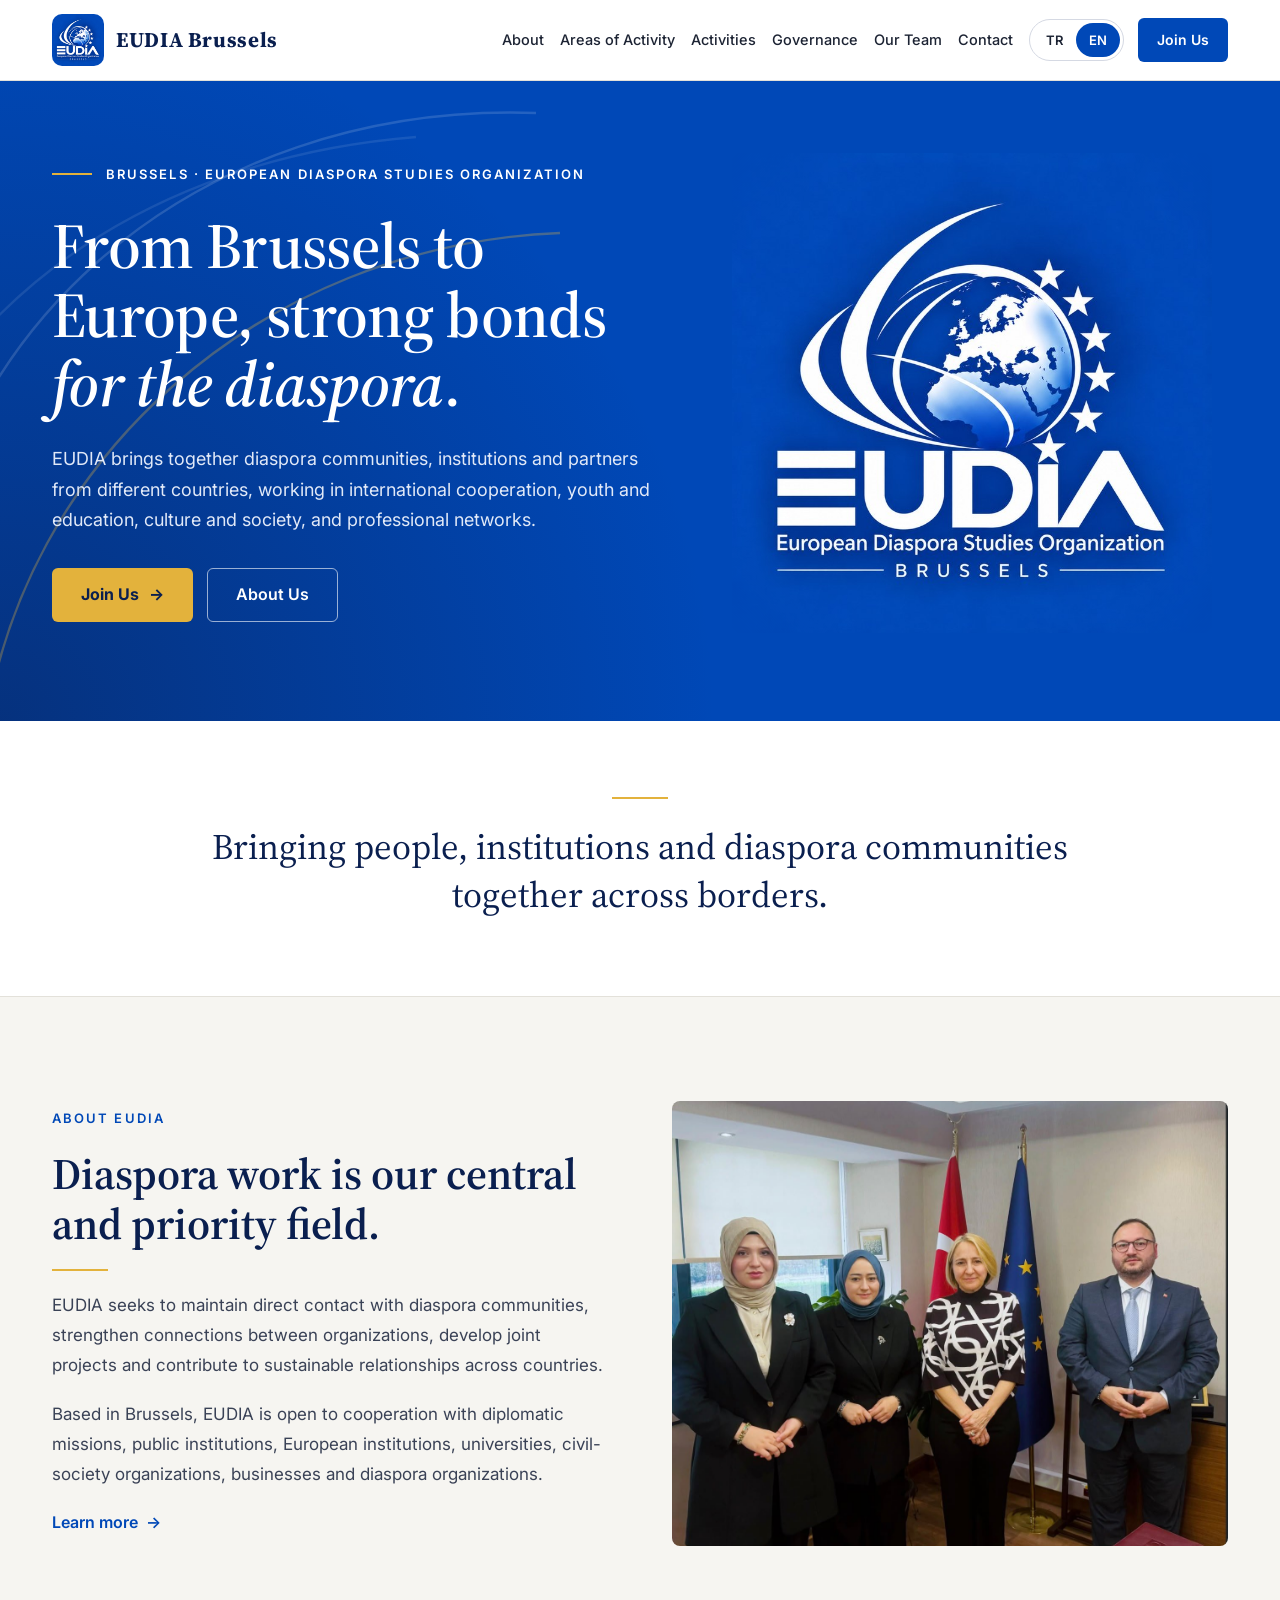
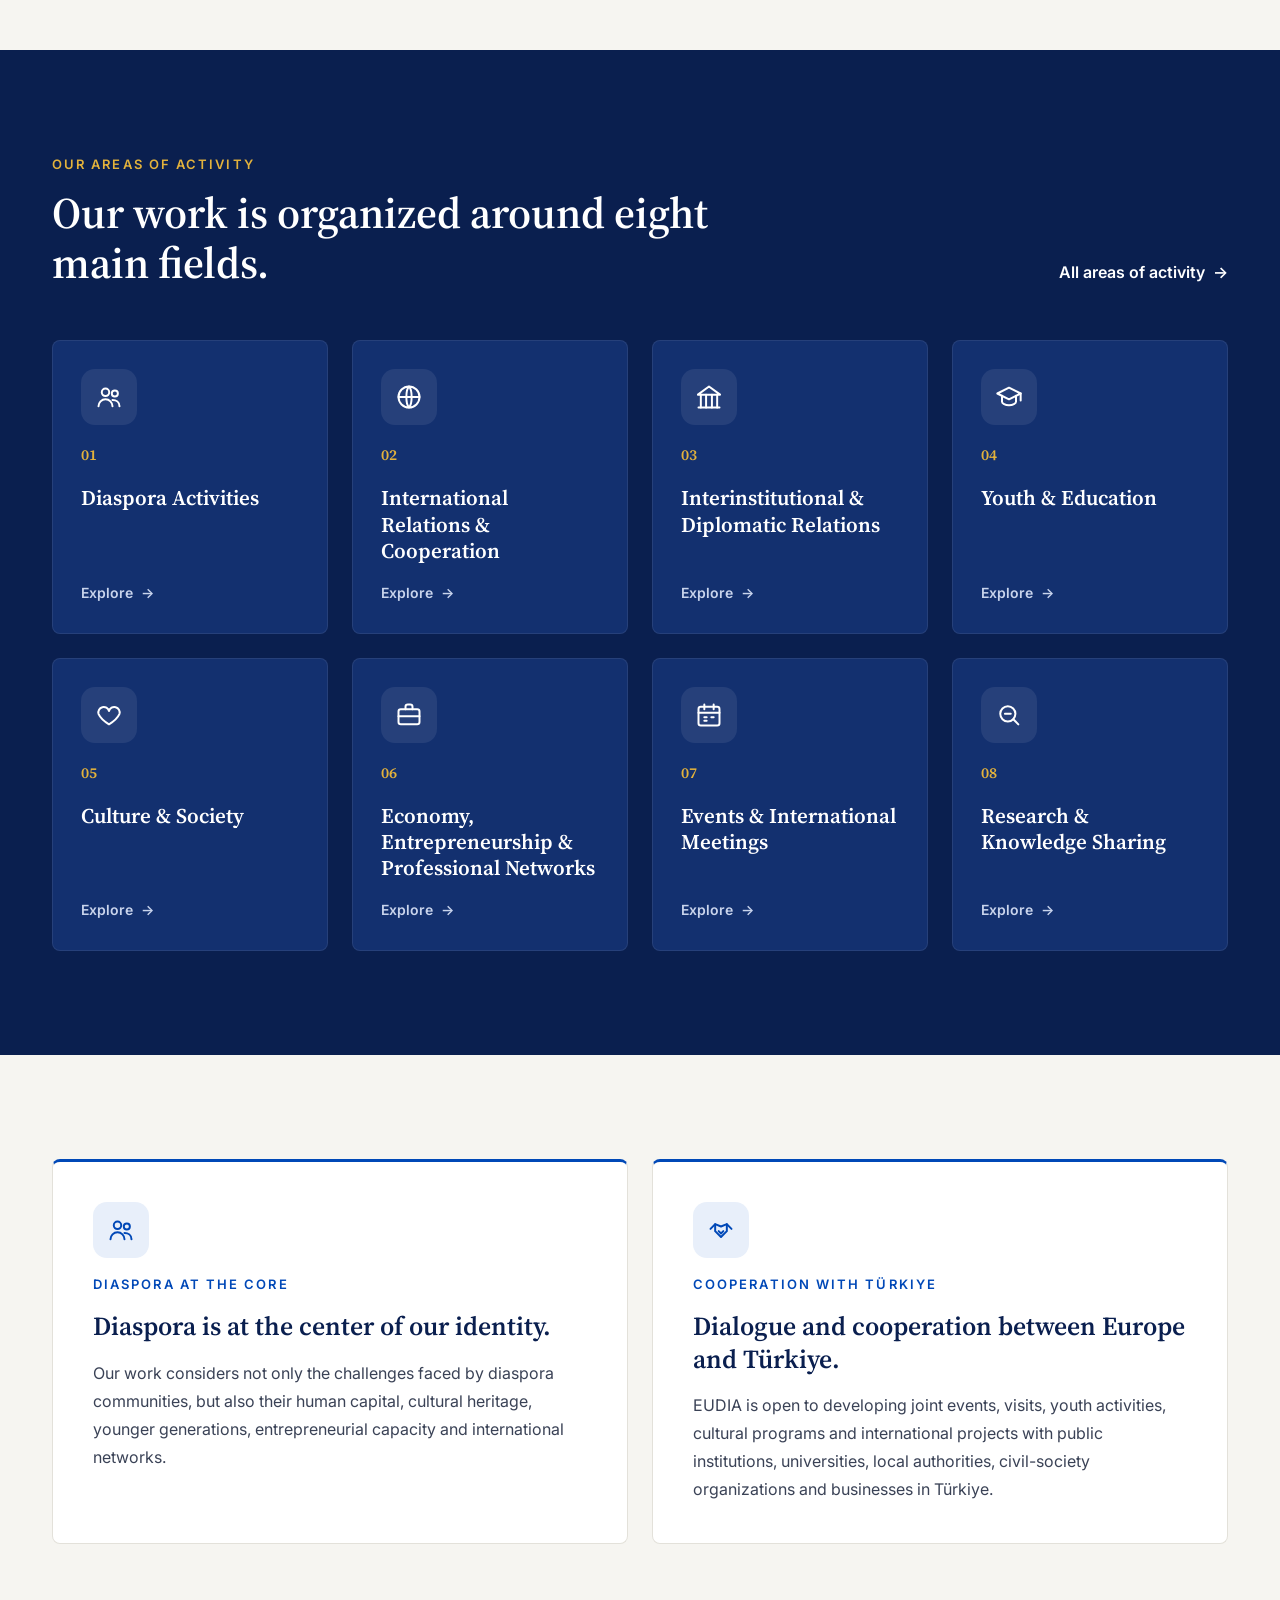
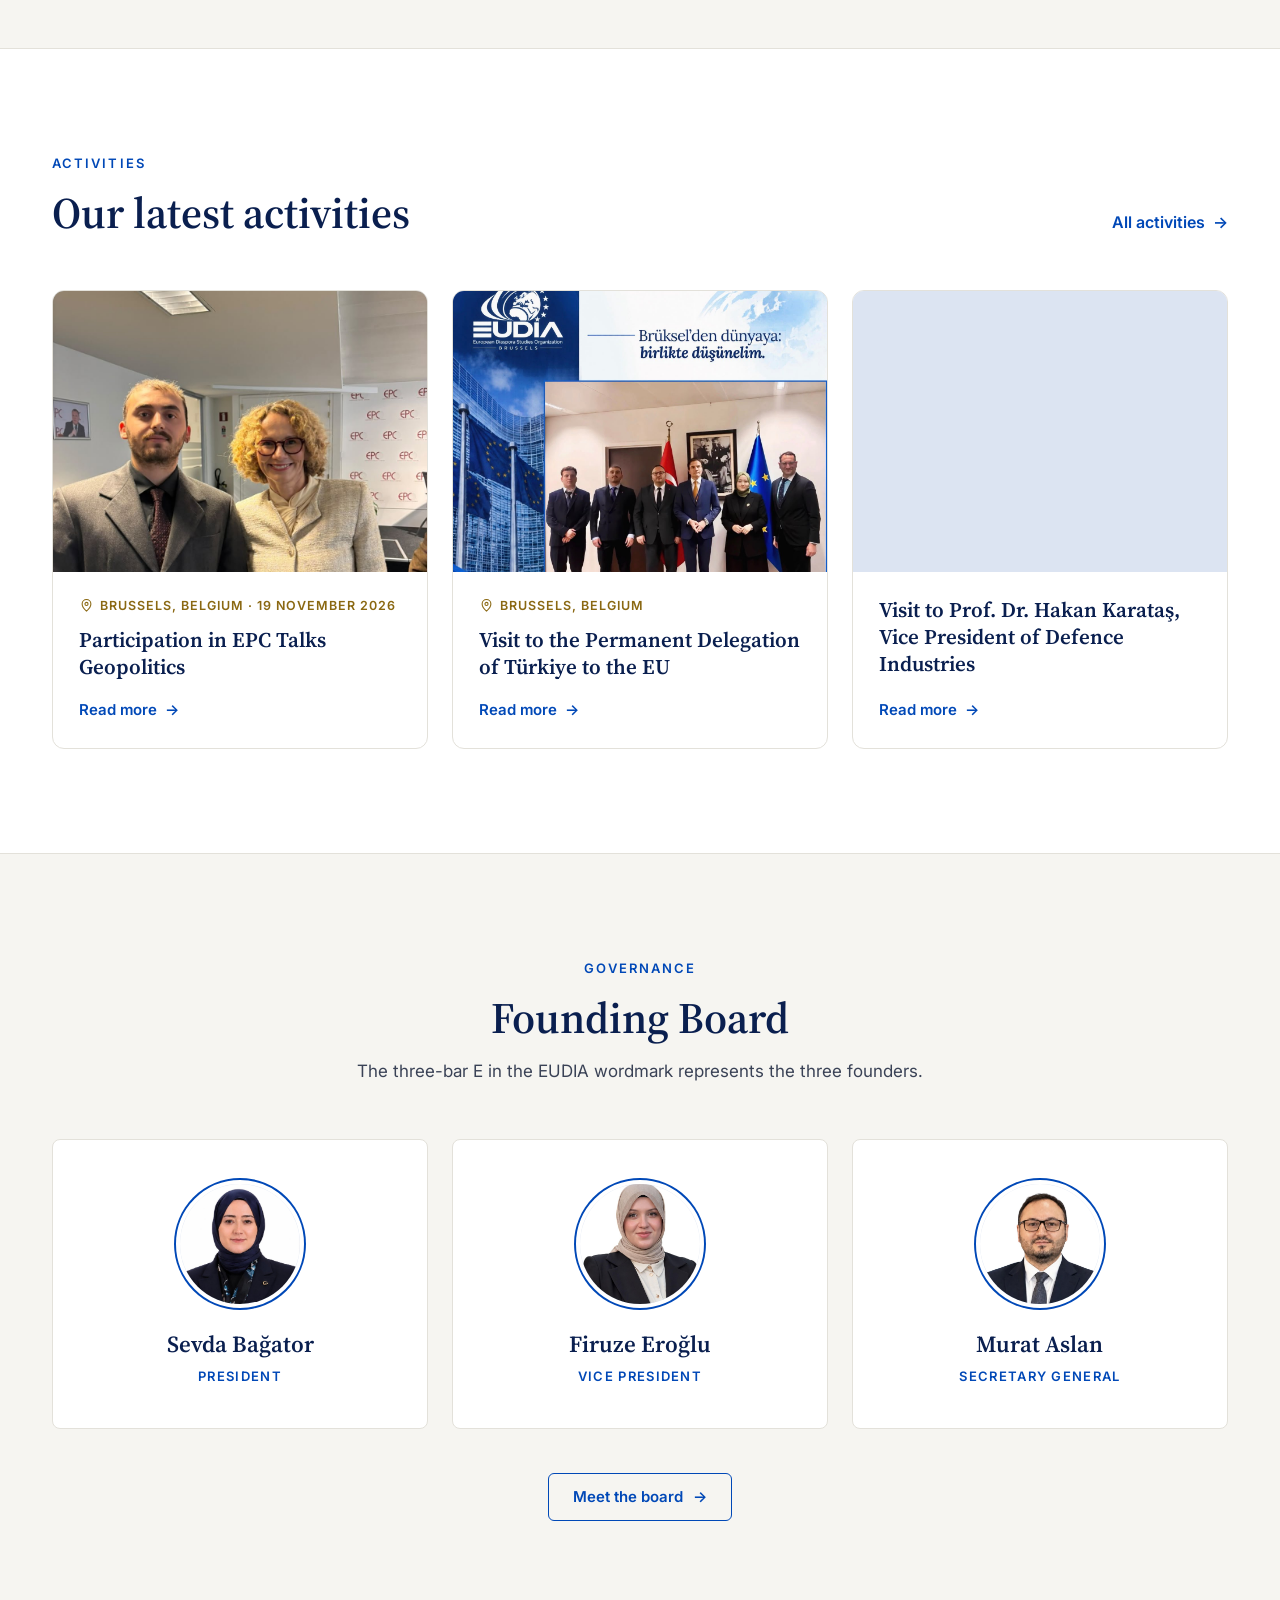
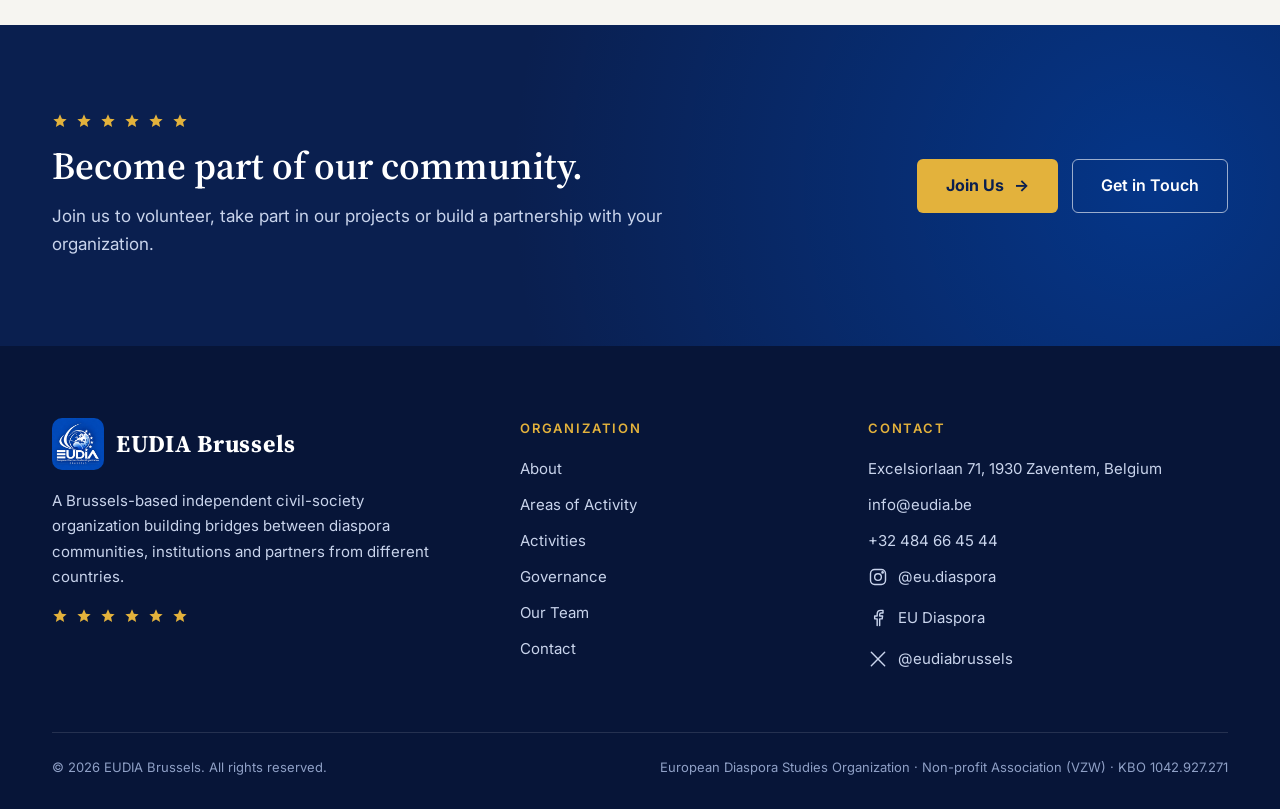
<file: index.html>
<!DOCTYPE html>
<html lang="tr">
<head>
  <meta charset="UTF-8">
  <meta name="viewport" content="width=device-width, initial-scale=1">
  <title>EUDIA Brussels</title>
  <meta http-equiv="refresh" content="0; url=html/MainPage_tr.html">
  <link rel="icon" type="image/png" href="img/logo/favicon.png">
  <script>
    // Tarayıcı dili Türkçe değilse İngilizce sayfaya yönlendir
    (function () {
      var lang = (navigator.language || 'tr').toLowerCase();
      var target = lang.indexOf('tr') === 0 ? 'html/MainPage_tr.html' : 'html/MainPage_en.html';
      window.location.replace(target);
    })();
  </script>
</head>
<body>
  <p><a href="html/MainPage_tr.html">EUDIA Brussels — Türkçe</a> · <a href="html/MainPage_en.html">English</a></p>
</body>
</html>
</file>
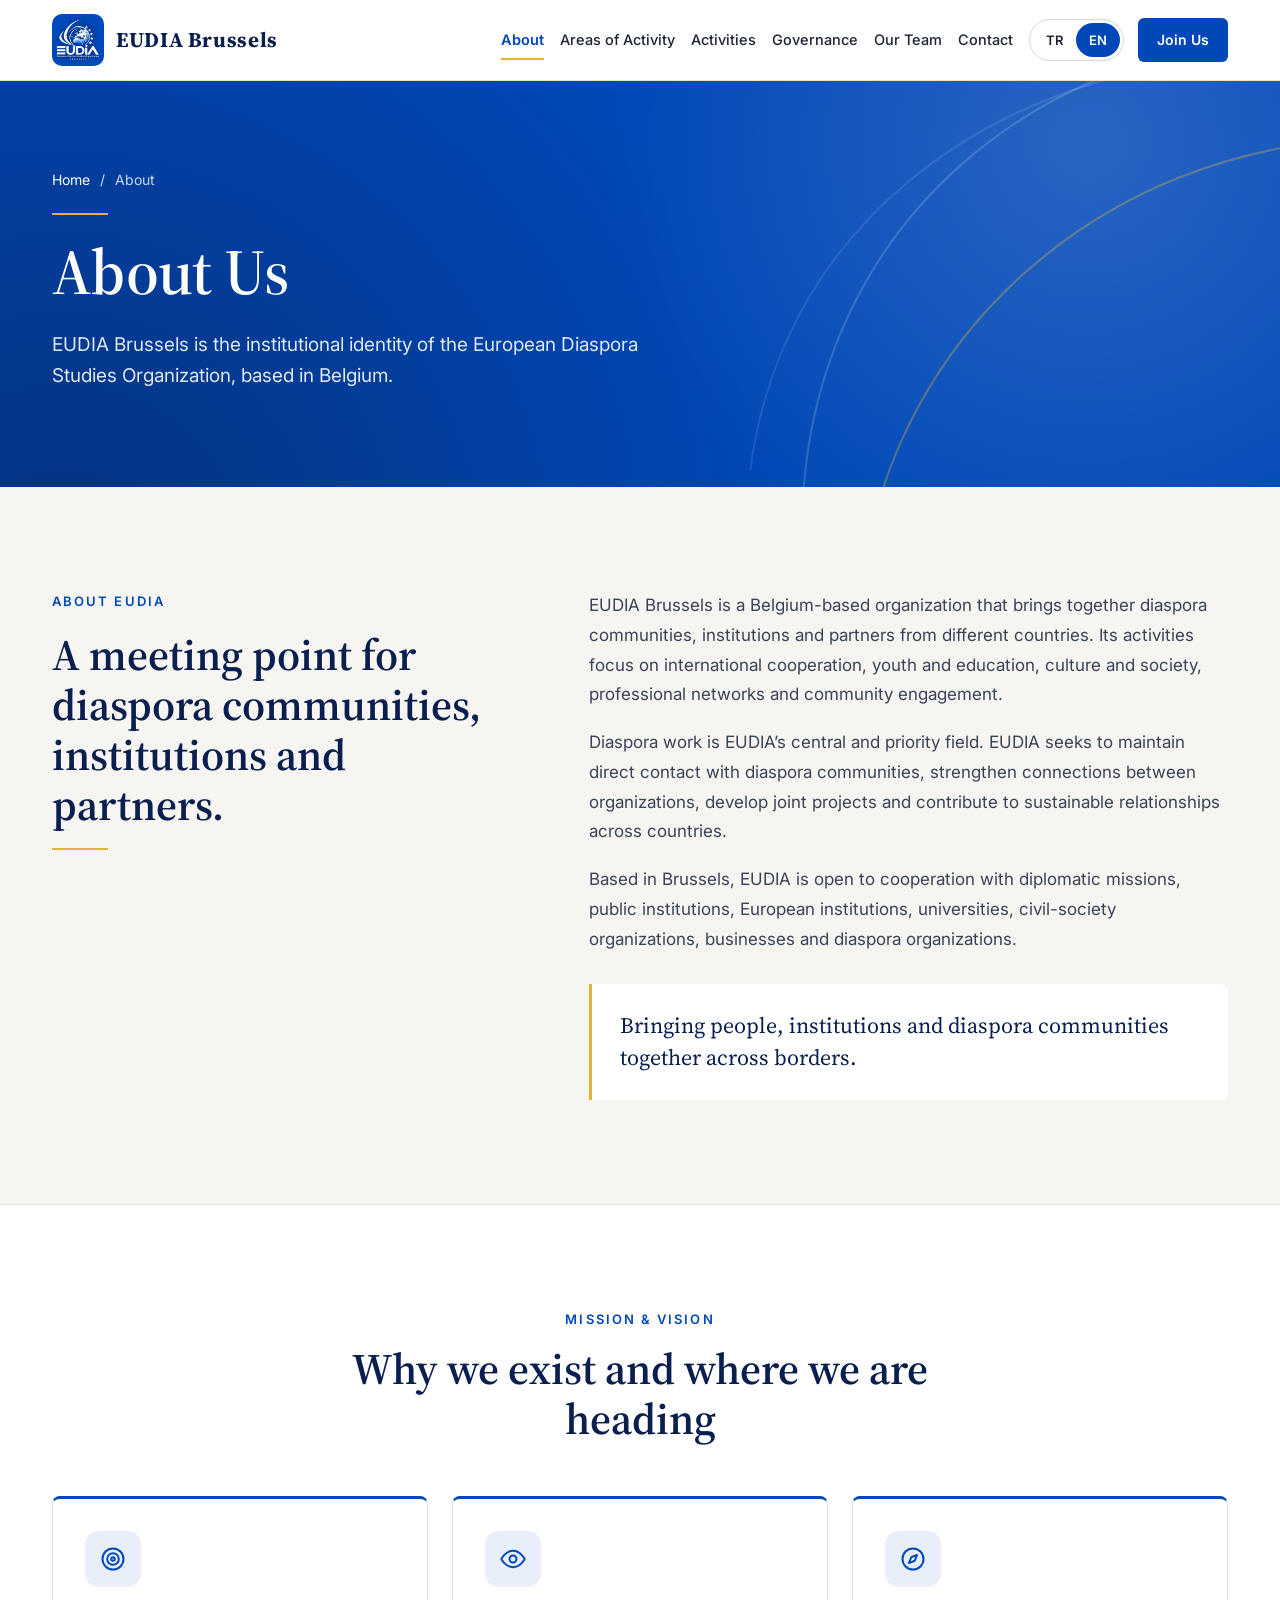
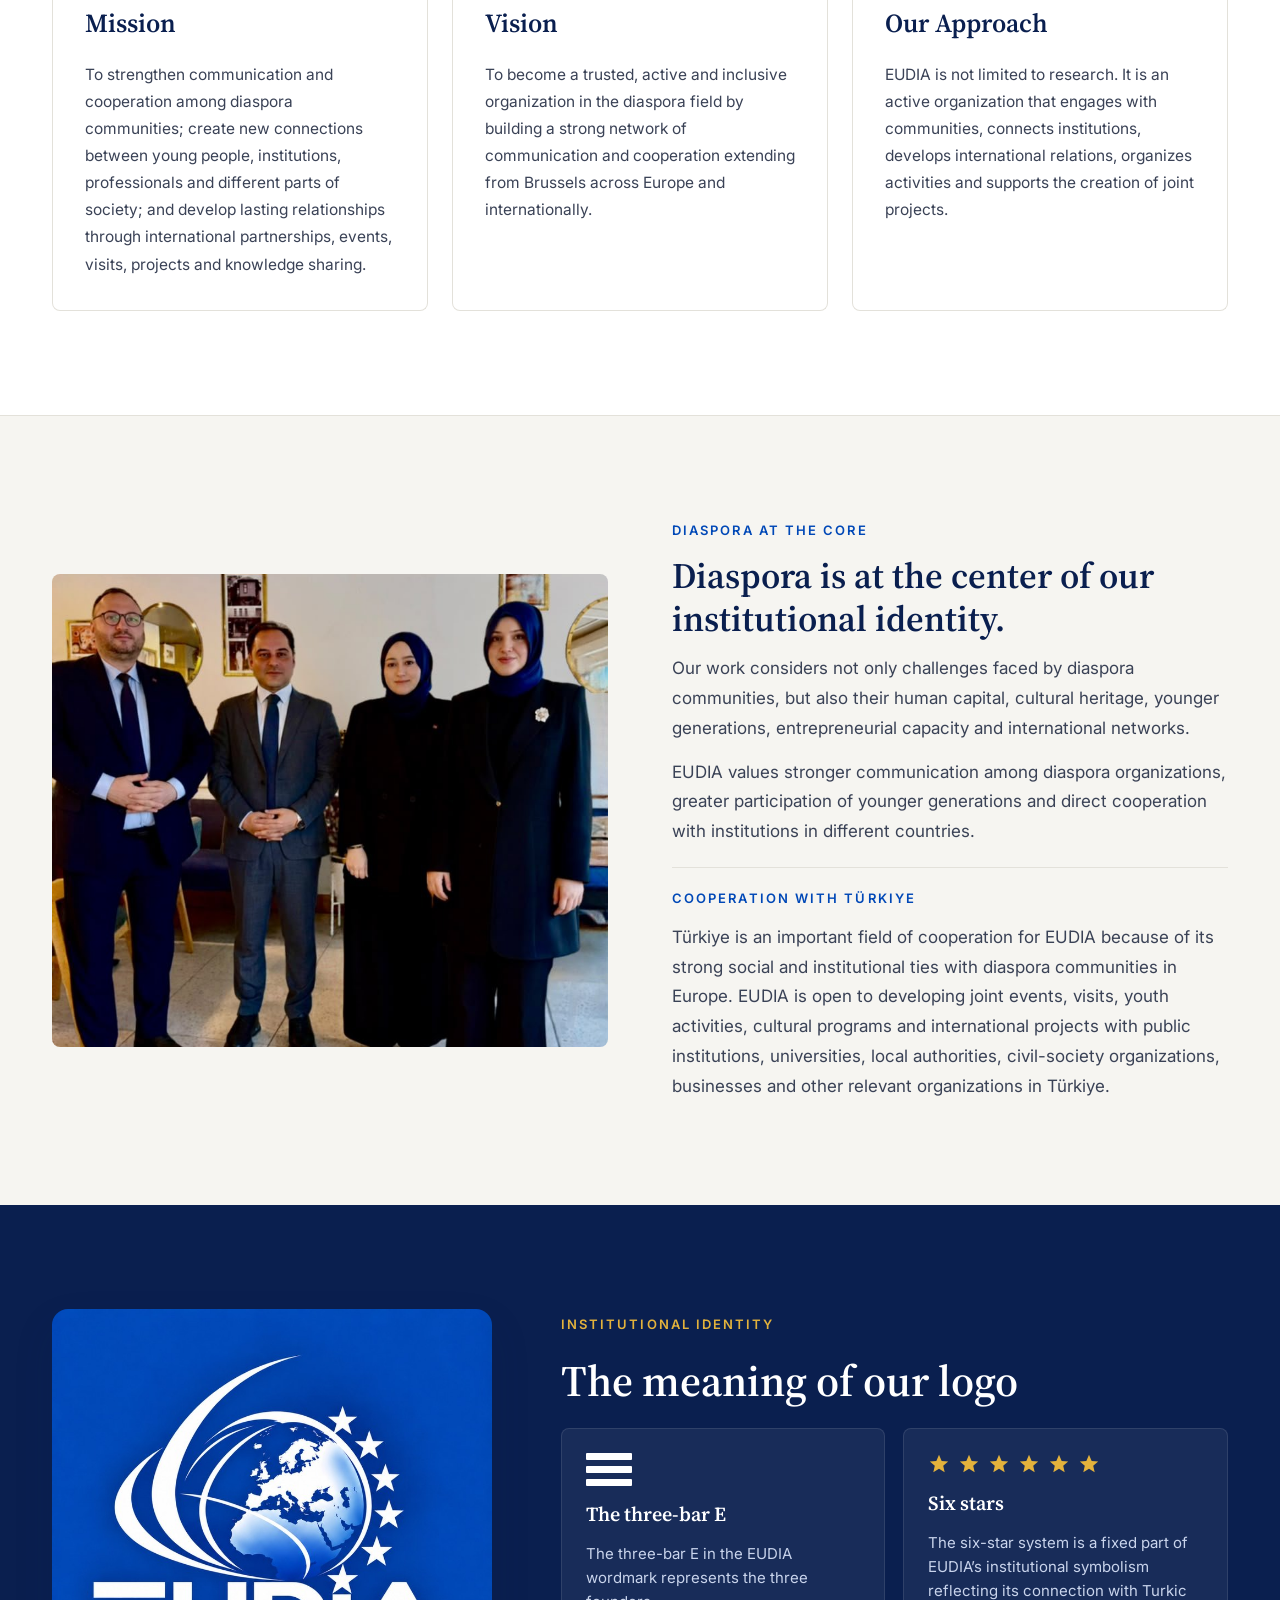
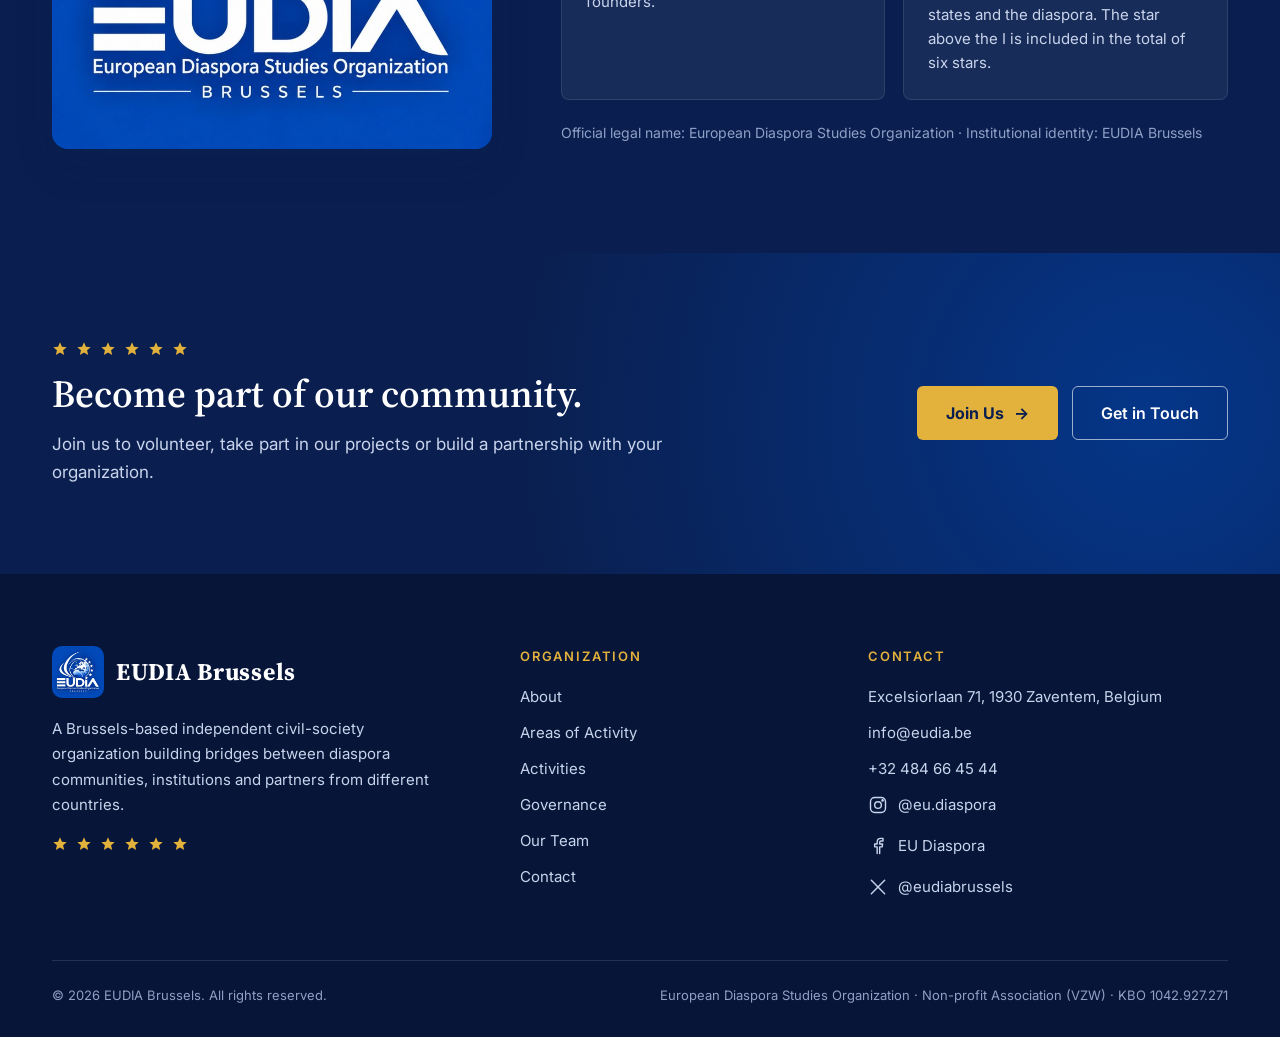
<file: html/About_en.html>
<!DOCTYPE html>
<html lang="en">
<head>
  <meta charset="UTF-8">
  <meta name="viewport" content="width=device-width, initial-scale=1">
  <title>About — EUDIA Brussels</title>
  <meta name="description" content="The mission, vision, approach and institutional identity of EUDIA Brussels.">
  <meta name="theme-color" content="#0048B7">

  <meta property="og:type" content="website">
  <meta property="og:site_name" content="EUDIA Brussels">
  <meta property="og:title" content="About — EUDIA Brussels">
  <meta property="og:description" content="The mission, vision, approach and institutional identity of EUDIA Brussels.">
  <meta property="og:locale" content="en_GB">
  <meta property="og:image" content="../img/logo/eudia-logo.jpg">

  <link rel="alternate" hreflang="tr" href="About_tr.html">
  <link rel="icon" type="image/png" href="../img/logo/favicon.png">
  <link rel="apple-touch-icon" href="../img/logo/eudia-logo.jpg">

  <link rel="preconnect" href="https://fonts.googleapis.com">
  <link rel="preconnect" href="https://fonts.gstatic.com" crossorigin>
  <link rel="stylesheet" href="https://fonts.googleapis.com/css2?family=Inter:wght@400;500;600;700&amp;family=Source+Serif+4:ital,opsz,wght@0,8..60,500;0,8..60,600;0,8..60,700;1,8..60,500&amp;display=swap">

  <link rel="stylesheet" href="../css/common.css">
  <link rel="stylesheet" href="../css/About.css">
</head>
<body class="page-about">

<a class="skip-link" href="#main">Skip to content</a>

<header class="site-header" data-header>
  <div class="container header__inner">
    <a class="brand" href="MainPage_en.html" aria-label="EUDIA Brussels — Home">
      <img class="brand__logo" src="../img/logo/eudia-logo.jpg" alt="" width="52" height="52">
      <span class="brand__text">
        <span class="brand__name">EUDIA Brussels</span>
        <span class="brand__sub" lang="en">European Diaspora Studies Organization</span>
      </span>
    </a>

    <nav class="nav" id="site-nav" aria-label="Main menu">
      <ul class="nav__list">
        <li><a class="nav__link is-active" aria-current="page" href="About_en.html">About</a></li>
        <li><a class="nav__link" href="Calisma_alanlari_en.html">Areas of Activity</a></li>
        <li><a class="nav__link" href="Faaliyetler_en.html">Activities</a></li>
        <li><a class="nav__link" href="Yonetim_en.html">Governance</a></li>
        <li><a class="nav__link" href="Ekibimiz_en.html">Our Team</a></li>
        <li><a class="nav__link" href="Iletisim_en.html">Contact</a></li>
      </ul>
      <div class="nav__actions">
        <div class="lang-switch" role="group" aria-label="Language">
          <a href="About_tr.html" hreflang="tr" lang="tr" aria-label="Türkçe">TR</a><a href="About_en.html" hreflang="en" lang="en" aria-current="true" aria-label="English">EN</a>
        </div>
        <a class="btn btn--primary btn--sm" href="#" data-join>Join Us</a>
      </div>
    </nav>

    <button class="menu-toggle" type="button" aria-expanded="false" aria-controls="site-nav">
      <span></span><span></span><span></span>
      <span class="sr-only">Open / close menu</span>
    </button>
  </div>
</header>

<main id="main">

  <section class="page-hero">
    <svg class="deco-arcs" viewBox="0 0 600 600" aria-hidden="true"><path d="M60 540 C 60 240, 300 50, 580 60"/><path d="M10 480 C 40 250, 230 100, 480 80"/><path d="M120 580 C 150 350, 350 170, 600 160"/></svg>
    <div class="container">
      <div class="page-hero__inner hero-anim">
        <nav class="breadcrumb" aria-label="Breadcrumb">
          <a href="MainPage_en.html">Home</a><span aria-hidden="true">/</span><span>About</span>
        </nav>
        <span class="gold-rule"></span>
        <h1>About Us</h1>
        <p>EUDIA Brussels is the institutional identity of the European Diaspora Studies Organization, based in Belgium.</p>
      </div>
    </div>
  </section>

  <!-- Giriş -->
  <section class="section">
    <div class="container">
      <div class="about-intro__grid">
        <div class="about-intro__head reveal reveal--left">
          <span class="eyebrow">About EUDIA</span>
          <h2 class="section-title">A meeting point for diaspora communities, institutions and partners.</h2>
          <span class="gold-rule"></span>
        </div>
        <div class="about-intro__body reveal reveal--right">
          <p class="lead">EUDIA Brussels is a Belgium-based organization that brings together diaspora communities, institutions and partners from different countries. Its activities focus on international cooperation, youth and education, culture and society, professional networks and community engagement.</p>
          <p class="lead">Diaspora work is EUDIA’s central and priority field. EUDIA seeks to maintain direct contact with diaspora communities, strengthen connections between organizations, develop joint projects and contribute to sustainable relationships across countries.</p>
          <p class="lead">Based in Brussels, EUDIA is open to cooperation with diplomatic missions, public institutions, European institutions, universities, civil-society organizations, businesses and diaspora organizations.</p>
          <blockquote class="highlight-quote">Bringing people, institutions and diaspora communities together across borders.</blockquote>
        </div>
      </div>
    </div>
  </section>

  <!-- Misyon / Vizyon / Yaklaşım -->
  <section class="section section--white">
    <div class="container">
      <div class="section-head section-head--center reveal">
        <span class="eyebrow">Mission & Vision</span>
        <h2 class="section-title">Why we exist and where we are heading</h2>
      </div>
      <div class="grid grid--3" data-stagger="120">
        <article class="card card--accent card--lift mva-card reveal">
          <span class="icon-badge"><svg viewBox="0 0 24 24" fill="none" stroke="currentColor" stroke-width="1.7" stroke-linecap="round" stroke-linejoin="round" aria-hidden="true"><circle cx="12" cy="12" r="9"/><circle cx="12" cy="12" r="5"/><circle cx="12" cy="12" r="1.5"/></svg></span>
          <h3>Mission</h3>
          <p>To strengthen communication and cooperation among diaspora communities; create new connections between young people, institutions, professionals and different parts of society; and develop lasting relationships through international partnerships, events, visits, projects and knowledge sharing.</p>
        </article>
        <article class="card card--accent card--lift mva-card reveal">
          <span class="icon-badge"><svg viewBox="0 0 24 24" fill="none" stroke="currentColor" stroke-width="1.7" stroke-linecap="round" stroke-linejoin="round" aria-hidden="true"><path d="M2 12s3.6-7 10-7 10 7 10 7-3.6 7-10 7S2 12 2 12z"/><circle cx="12" cy="12" r="3"/></svg></span>
          <h3>Vision</h3>
          <p>To become a trusted, active and inclusive organization in the diaspora field by building a strong network of communication and cooperation extending from Brussels across Europe and internationally.</p>
        </article>
        <article class="card card--accent card--lift mva-card reveal">
          <span class="icon-badge"><svg viewBox="0 0 24 24" fill="none" stroke="currentColor" stroke-width="1.7" stroke-linecap="round" stroke-linejoin="round" aria-hidden="true"><circle cx="12" cy="12" r="9"/><path d="M15.5 8.5l-2 5-5 2 2-5z"/></svg></span>
          <h3>Our Approach</h3>
          <p>EUDIA is not limited to research. It is an active organization that engages with communities, connects institutions, develops international relations, organizes activities and supports the creation of joint projects.</p>
        </article>
      </div>
    </div>
  </section>

  <!-- Diaspora ve Türkiye -->
  <section class="section">
    <div class="container">
      <div class="split">
        <div class="reveal reveal--left">
          <div class="photo" data-photo data-label="Photo: Diaspora meeting"><img src="../img/genel/diaspora.jpg" alt="Photo: Diaspora meeting" loading="lazy" decoding="async"></div>
        </div>
        <div class="split__text reveal reveal--right">
          <div class="split__block">
            <span class="eyebrow">Diaspora at the Core</span>
            <h2>Diaspora is at the center of our institutional identity.</h2>
            <p class="lead">Our work considers not only challenges faced by diaspora communities, but also their human capital, cultural heritage, younger generations, entrepreneurial capacity and international networks.</p>
            <p class="lead">EUDIA values stronger communication among diaspora organizations, greater participation of younger generations and direct cooperation with institutions in different countries.</p>
          </div>
          <div class="split__divider"></div>
          <div class="split__block">
            <span class="eyebrow">Cooperation with Türkiye</span>
            <p class="lead">Türkiye is an important field of cooperation for EUDIA because of its strong social and institutional ties with diaspora communities in Europe. EUDIA is open to developing joint events, visits, youth activities, cultural programs and international projects with public institutions, universities, local authorities, civil-society organizations, businesses and other relevant organizations in Türkiye.</p>
          </div>
        </div>
      </div>
    </div>
  </section>

  <!-- Kurumsal kimlik -->
  <section class="section section--navy">
    <div class="container">
      <div class="identity" data-identity>
        <div class="identity__logo reveal reveal--zoom">
          <img src="../img/logo/eudia-logo.jpg" alt="EUDIA logosu" width="800" height="800" loading="lazy">
        </div>
        <div class="identity__text reveal reveal--right">
          <span class="eyebrow eyebrow--gold">Institutional Identity</span>
          <h2 class="section-title">The meaning of our logo</h2>
          <div class="identity__facts">
            <div class="identity__fact">
              <div class="bars" aria-hidden="true"><i></i><i></i><i></i></div>
              <strong>The three-bar E</strong>
              <span>The three-bar E in the EUDIA wordmark represents the three founders.</span>
            </div>
            <div class="identity__fact">
              <div class="stars" aria-hidden="true"><svg viewBox="0 0 24 24" aria-hidden="true"><path d="M12 2l2.9 6.6 7.1.6-5.4 4.7 1.6 7L12 17.2 5.8 20.9l1.6-7L2 9.2l7.1-.6z"/></svg><svg viewBox="0 0 24 24" aria-hidden="true"><path d="M12 2l2.9 6.6 7.1.6-5.4 4.7 1.6 7L12 17.2 5.8 20.9l1.6-7L2 9.2l7.1-.6z"/></svg><svg viewBox="0 0 24 24" aria-hidden="true"><path d="M12 2l2.9 6.6 7.1.6-5.4 4.7 1.6 7L12 17.2 5.8 20.9l1.6-7L2 9.2l7.1-.6z"/></svg><svg viewBox="0 0 24 24" aria-hidden="true"><path d="M12 2l2.9 6.6 7.1.6-5.4 4.7 1.6 7L12 17.2 5.8 20.9l1.6-7L2 9.2l7.1-.6z"/></svg><svg viewBox="0 0 24 24" aria-hidden="true"><path d="M12 2l2.9 6.6 7.1.6-5.4 4.7 1.6 7L12 17.2 5.8 20.9l1.6-7L2 9.2l7.1-.6z"/></svg><svg viewBox="0 0 24 24" aria-hidden="true"><path d="M12 2l2.9 6.6 7.1.6-5.4 4.7 1.6 7L12 17.2 5.8 20.9l1.6-7L2 9.2l7.1-.6z"/></svg></div>
              <strong>Six stars</strong>
              <span>The six-star system is a fixed part of EUDIA’s institutional symbolism reflecting its connection with Turkic states and the diaspora. The star above the I is included in the total of six stars.</span>
            </div>
          </div>
          <p class="legal-line">Official legal name: European Diaspora Studies Organization · Institutional identity: EUDIA Brussels</p>
        </div>
      </div>
    </div>
  </section>

  <section class="cta-band" aria-labelledby="cta-title">
    <div class="container">
      <div class="cta-band__inner reveal">
        <div class="cta-band__text">
          <div class="stars stars--twinkle" aria-hidden="true"><svg viewBox="0 0 24 24" aria-hidden="true"><path d="M12 2l2.9 6.6 7.1.6-5.4 4.7 1.6 7L12 17.2 5.8 20.9l1.6-7L2 9.2l7.1-.6z"/></svg><svg viewBox="0 0 24 24" aria-hidden="true"><path d="M12 2l2.9 6.6 7.1.6-5.4 4.7 1.6 7L12 17.2 5.8 20.9l1.6-7L2 9.2l7.1-.6z"/></svg><svg viewBox="0 0 24 24" aria-hidden="true"><path d="M12 2l2.9 6.6 7.1.6-5.4 4.7 1.6 7L12 17.2 5.8 20.9l1.6-7L2 9.2l7.1-.6z"/></svg><svg viewBox="0 0 24 24" aria-hidden="true"><path d="M12 2l2.9 6.6 7.1.6-5.4 4.7 1.6 7L12 17.2 5.8 20.9l1.6-7L2 9.2l7.1-.6z"/></svg><svg viewBox="0 0 24 24" aria-hidden="true"><path d="M12 2l2.9 6.6 7.1.6-5.4 4.7 1.6 7L12 17.2 5.8 20.9l1.6-7L2 9.2l7.1-.6z"/></svg><svg viewBox="0 0 24 24" aria-hidden="true"><path d="M12 2l2.9 6.6 7.1.6-5.4 4.7 1.6 7L12 17.2 5.8 20.9l1.6-7L2 9.2l7.1-.6z"/></svg></div>
          <h2 id="cta-title">Become part of our community.</h2>
          <p>Join us to volunteer, take part in our projects or build a partnership with your organization.</p>
        </div>
        <div class="cta-band__actions">
          <a class="btn btn--gold btn--lg" href="#" data-join>Join Us <span class="arrow" aria-hidden="true">→</span></a>
          <a class="btn btn--outline-light btn--lg" href="Iletisim_en.html">Get in Touch</a>
        </div>
      </div>
    </div>
  </section>

</main>

<footer class="site-footer">
  <div class="container">
    <div class="footer__grid">
      <div class="footer__brand">
        <a class="brand" href="MainPage_en.html">
          <img class="brand__logo" src="../img/logo/eudia-logo.jpg" alt="" width="52" height="52" loading="lazy">
          <span class="brand__text"><span class="brand__name">EUDIA Brussels</span></span>
        </a>
        <p>A Brussels-based independent civil-society organization building bridges between diaspora communities, institutions and partners from different countries.</p>
        <div class="stars stars--twinkle" aria-hidden="true"><svg viewBox="0 0 24 24" aria-hidden="true"><path d="M12 2l2.9 6.6 7.1.6-5.4 4.7 1.6 7L12 17.2 5.8 20.9l1.6-7L2 9.2l7.1-.6z"/></svg><svg viewBox="0 0 24 24" aria-hidden="true"><path d="M12 2l2.9 6.6 7.1.6-5.4 4.7 1.6 7L12 17.2 5.8 20.9l1.6-7L2 9.2l7.1-.6z"/></svg><svg viewBox="0 0 24 24" aria-hidden="true"><path d="M12 2l2.9 6.6 7.1.6-5.4 4.7 1.6 7L12 17.2 5.8 20.9l1.6-7L2 9.2l7.1-.6z"/></svg><svg viewBox="0 0 24 24" aria-hidden="true"><path d="M12 2l2.9 6.6 7.1.6-5.4 4.7 1.6 7L12 17.2 5.8 20.9l1.6-7L2 9.2l7.1-.6z"/></svg><svg viewBox="0 0 24 24" aria-hidden="true"><path d="M12 2l2.9 6.6 7.1.6-5.4 4.7 1.6 7L12 17.2 5.8 20.9l1.6-7L2 9.2l7.1-.6z"/></svg><svg viewBox="0 0 24 24" aria-hidden="true"><path d="M12 2l2.9 6.6 7.1.6-5.4 4.7 1.6 7L12 17.2 5.8 20.9l1.6-7L2 9.2l7.1-.6z"/></svg></div>
      </div>
      <div>
        <h2 class="footer__title">Organization</h2>
        <ul class="footer__list">
            <li><a href="About_en.html">About</a></li>
            <li><a href="Calisma_alanlari_en.html">Areas of Activity</a></li>
            <li><a href="Faaliyetler_en.html">Activities</a></li>
            <li><a href="Yonetim_en.html">Governance</a></li>
            <li><a href="Ekibimiz_en.html">Our Team</a></li>
            <li><a href="Iletisim_en.html">Contact</a></li>
        </ul>
      </div>
      <div>
        <h2 class="footer__title">Contact</h2>
        <ul class="footer__list">
          <li><a href="https://www.google.com/maps/search/?api=1&query=Excelsiorlaan+71+1930+Zaventem+Belgium" target="_blank" rel="noopener">Excelsiorlaan 71, 1930 Zaventem, Belgium</a></li>
          <li><a href="mailto:info@eudia.be">info@eudia.be</a></li>
          <li><a href="tel:+32484664544">+32 484 66 45 44</a></li>
          <li><a class="footer__social" href="https://www.instagram.com/eu.diaspora" target="_blank" rel="noopener"><svg viewBox="0 0 24 24" fill="none" stroke="currentColor" stroke-width="1.7" stroke-linecap="round" stroke-linejoin="round" aria-hidden="true"><rect x="3" y="3" width="18" height="18" rx="5"/><circle cx="12" cy="12" r="4"/><circle cx="17.5" cy="6.5" r=".8" fill="currentColor"/></svg> @eu.diaspora</a></li>
          <li><a class="footer__social" href="https://www.facebook.com/profile.php?id=61594972829004" target="_blank" rel="noopener"><svg viewBox="0 0 24 24" fill="none" stroke="currentColor" stroke-width="1.7" stroke-linecap="round" stroke-linejoin="round" aria-hidden="true"><path d="M14 21v-8h3l.5-3.5H14V7.8c0-1 .3-1.8 1.8-1.8H18V3a24 24 0 0 0-2.7-.1C12.6 2.9 11 4.5 11 7.4v2.1H8V13h3v8"/></svg> EU Diaspora</a></li>
          <li><a class="footer__social" href="https://x.com/eudiabrussels" target="_blank" rel="noopener"><svg viewBox="0 0 24 24" fill="none" stroke="currentColor" stroke-width="1.7" stroke-linecap="round" stroke-linejoin="round" aria-hidden="true"><path d="M4 4l16 16M20 4L4 20"/></svg> @eudiabrussels</a></li>
        </ul>
      </div>
    </div>
    <div class="footer__bottom">
      <span>© <span data-year>2026</span> EUDIA Brussels. All rights reserved.</span>
      <span>European Diaspora Studies Organization · Non-profit Association (VZW) · KBO 1042.927.271</span>
    </div>
  </div>
</footer>

<button class="back-to-top" type="button" data-back-to-top aria-label="Back to top">
  <svg viewBox="0 0 24 24" fill="none" stroke="currentColor" stroke-width="2" stroke-linecap="round" stroke-linejoin="round" aria-hidden="true"><path d="M12 19V5M5 12l7-7 7 7"/></svg>
</button>
<div class="toast" role="status" aria-live="polite" data-toast></div>

<script src="../javascript/common.js" defer></script>
<script src="../javascript/About.js" defer></script>
</body>
</html>
</file>
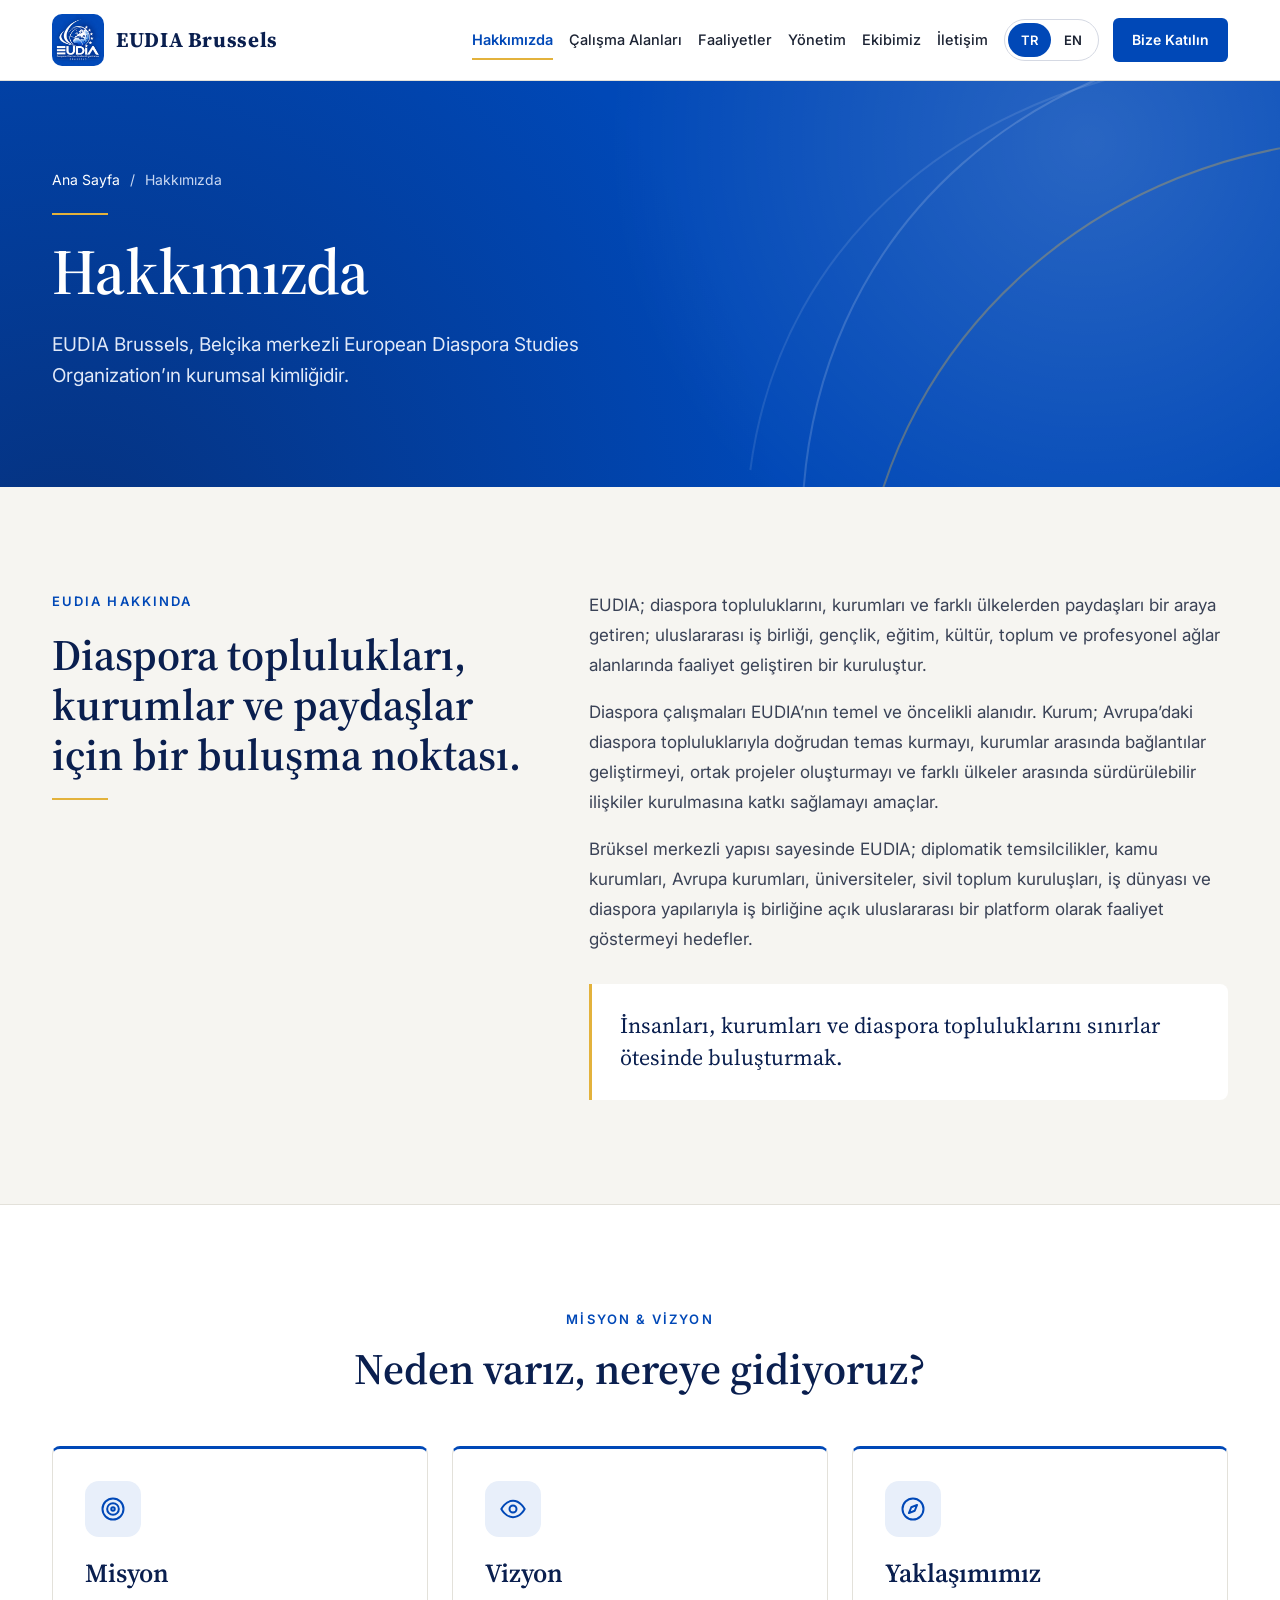
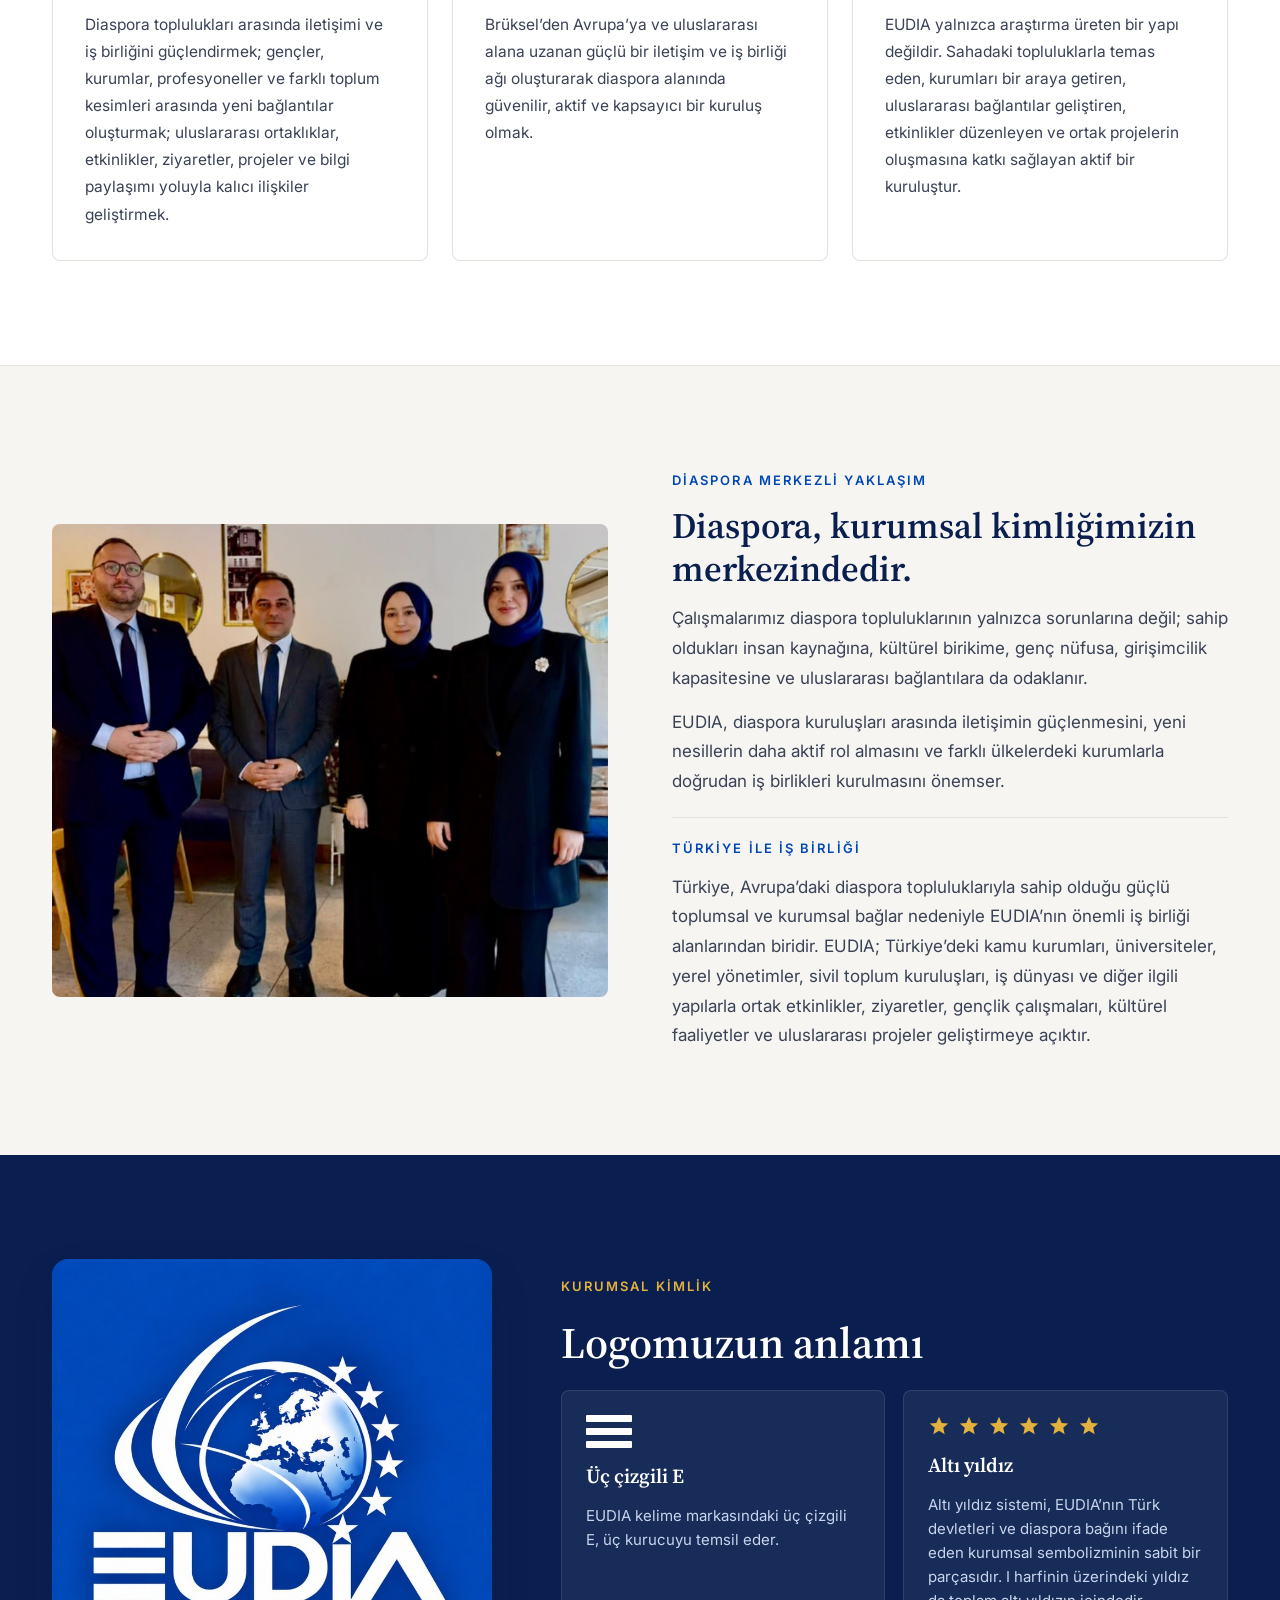
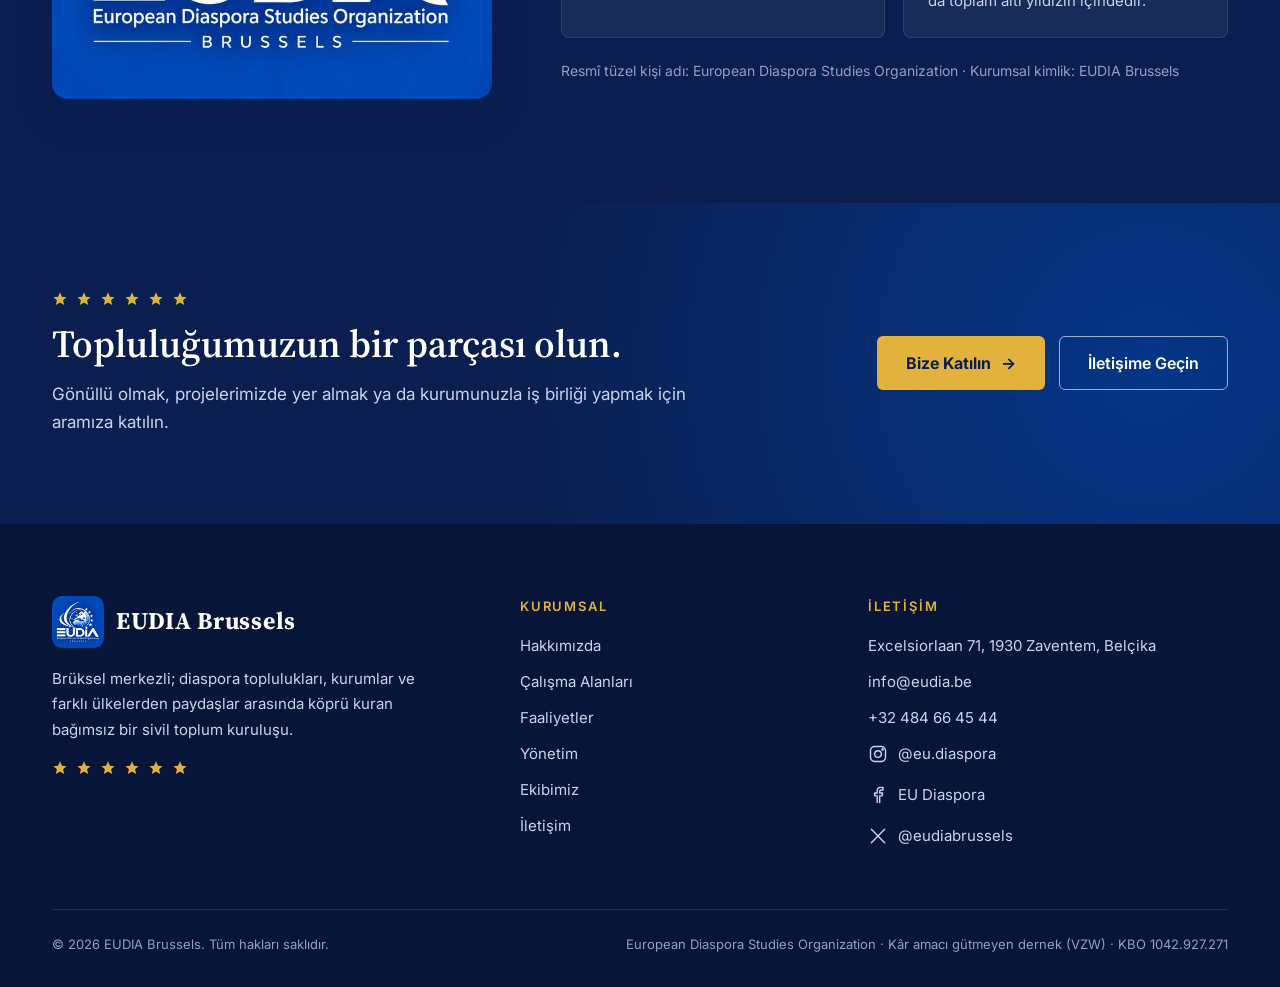
<file: html/About_tr.html>
<!DOCTYPE html>
<html lang="tr">
<head>
  <meta charset="UTF-8">
  <meta name="viewport" content="width=device-width, initial-scale=1">
  <title>Hakkımızda — EUDIA Brussels</title>
  <meta name="description" content="EUDIA Brussels’ın misyonu, vizyonu, yaklaşımı ve kurumsal kimliği.">
  <meta name="theme-color" content="#0048B7">

  <meta property="og:type" content="website">
  <meta property="og:site_name" content="EUDIA Brussels">
  <meta property="og:title" content="Hakkımızda — EUDIA Brussels">
  <meta property="og:description" content="EUDIA Brussels’ın misyonu, vizyonu, yaklaşımı ve kurumsal kimliği.">
  <meta property="og:locale" content="tr_TR">
  <meta property="og:image" content="../img/logo/eudia-logo.jpg">

  <link rel="alternate" hreflang="en" href="About_en.html">
  <link rel="icon" type="image/png" href="../img/logo/favicon.png">
  <link rel="apple-touch-icon" href="../img/logo/eudia-logo.jpg">

  <link rel="preconnect" href="https://fonts.googleapis.com">
  <link rel="preconnect" href="https://fonts.gstatic.com" crossorigin>
  <link rel="stylesheet" href="https://fonts.googleapis.com/css2?family=Inter:wght@400;500;600;700&amp;family=Source+Serif+4:ital,opsz,wght@0,8..60,500;0,8..60,600;0,8..60,700;1,8..60,500&amp;display=swap">

  <link rel="stylesheet" href="../css/common.css">
  <link rel="stylesheet" href="../css/About.css">
</head>
<body class="page-about">

<a class="skip-link" href="#main">İçeriğe geç</a>

<header class="site-header" data-header>
  <div class="container header__inner">
    <a class="brand" href="MainPage_tr.html" aria-label="EUDIA Brussels — Ana Sayfa">
      <img class="brand__logo" src="../img/logo/eudia-logo.jpg" alt="" width="52" height="52">
      <span class="brand__text">
        <span class="brand__name">EUDIA Brussels</span>
        <span class="brand__sub" lang="en">European Diaspora Studies Organization</span>
      </span>
    </a>

    <nav class="nav" id="site-nav" aria-label="Ana menü">
      <ul class="nav__list">
        <li><a class="nav__link is-active" aria-current="page" href="About_tr.html">Hakkımızda</a></li>
        <li><a class="nav__link" href="Calisma_alanlari_tr.html">Çalışma Alanları</a></li>
        <li><a class="nav__link" href="Faaliyetler_tr.html">Faaliyetler</a></li>
        <li><a class="nav__link" href="Yonetim_tr.html">Yönetim</a></li>
        <li><a class="nav__link" href="Ekibimiz_tr.html">Ekibimiz</a></li>
        <li><a class="nav__link" href="Iletisim_tr.html">İletişim</a></li>
      </ul>
      <div class="nav__actions">
        <div class="lang-switch" role="group" aria-label="Dil seçimi">
          <a href="About_tr.html" hreflang="tr" lang="tr" aria-current="true" aria-label="Türkçe">TR</a><a href="About_en.html" hreflang="en" lang="en" aria-label="English">EN</a>
        </div>
        <a class="btn btn--primary btn--sm" href="#" data-join>Bize Katılın</a>
      </div>
    </nav>

    <button class="menu-toggle" type="button" aria-expanded="false" aria-controls="site-nav">
      <span></span><span></span><span></span>
      <span class="sr-only">Menüyü aç / kapat</span>
    </button>
  </div>
</header>

<main id="main">

  <section class="page-hero">
    <svg class="deco-arcs" viewBox="0 0 600 600" aria-hidden="true"><path d="M60 540 C 60 240, 300 50, 580 60"/><path d="M10 480 C 40 250, 230 100, 480 80"/><path d="M120 580 C 150 350, 350 170, 600 160"/></svg>
    <div class="container">
      <div class="page-hero__inner hero-anim">
        <nav class="breadcrumb" aria-label="Breadcrumb">
          <a href="MainPage_tr.html">Ana Sayfa</a><span aria-hidden="true">/</span><span>Hakkımızda</span>
        </nav>
        <span class="gold-rule"></span>
        <h1>Hakkımızda</h1>
        <p>EUDIA Brussels, Belçika merkezli European Diaspora Studies Organization’ın kurumsal kimliğidir.</p>
      </div>
    </div>
  </section>

  <!-- Giriş -->
  <section class="section">
    <div class="container">
      <div class="about-intro__grid">
        <div class="about-intro__head reveal reveal--left">
          <span class="eyebrow">EUDIA Hakkında</span>
          <h2 class="section-title">Diaspora toplulukları, kurumlar ve paydaşlar için bir buluşma noktası.</h2>
          <span class="gold-rule"></span>
        </div>
        <div class="about-intro__body reveal reveal--right">
          <p class="lead">EUDIA; diaspora topluluklarını, kurumları ve farklı ülkelerden paydaşları bir araya getiren; uluslararası iş birliği, gençlik, eğitim, kültür, toplum ve profesyonel ağlar alanlarında faaliyet geliştiren bir kuruluştur.</p>
          <p class="lead">Diaspora çalışmaları EUDIA’nın temel ve öncelikli alanıdır. Kurum; Avrupa’daki diaspora topluluklarıyla doğrudan temas kurmayı, kurumlar arasında bağlantılar geliştirmeyi, ortak projeler oluşturmayı ve farklı ülkeler arasında sürdürülebilir ilişkiler kurulmasına katkı sağlamayı amaçlar.</p>
          <p class="lead">Brüksel merkezli yapısı sayesinde EUDIA; diplomatik temsilcilikler, kamu kurumları, Avrupa kurumları, üniversiteler, sivil toplum kuruluşları, iş dünyası ve diaspora yapılarıyla iş birliğine açık uluslararası bir platform olarak faaliyet göstermeyi hedefler.</p>
          <blockquote class="highlight-quote">İnsanları, kurumları ve diaspora topluluklarını sınırlar ötesinde buluşturmak.</blockquote>
        </div>
      </div>
    </div>
  </section>

  <!-- Misyon / Vizyon / Yaklaşım -->
  <section class="section section--white">
    <div class="container">
      <div class="section-head section-head--center reveal">
        <span class="eyebrow">Misyon & Vizyon</span>
        <h2 class="section-title">Neden varız, nereye gidiyoruz?</h2>
      </div>
      <div class="grid grid--3" data-stagger="120">
        <article class="card card--accent card--lift mva-card reveal">
          <span class="icon-badge"><svg viewBox="0 0 24 24" fill="none" stroke="currentColor" stroke-width="1.7" stroke-linecap="round" stroke-linejoin="round" aria-hidden="true"><circle cx="12" cy="12" r="9"/><circle cx="12" cy="12" r="5"/><circle cx="12" cy="12" r="1.5"/></svg></span>
          <h3>Misyon</h3>
          <p>Diaspora toplulukları arasında iletişimi ve iş birliğini güçlendirmek; gençler, kurumlar, profesyoneller ve farklı toplum kesimleri arasında yeni bağlantılar oluşturmak; uluslararası ortaklıklar, etkinlikler, ziyaretler, projeler ve bilgi paylaşımı yoluyla kalıcı ilişkiler geliştirmek.</p>
        </article>
        <article class="card card--accent card--lift mva-card reveal">
          <span class="icon-badge"><svg viewBox="0 0 24 24" fill="none" stroke="currentColor" stroke-width="1.7" stroke-linecap="round" stroke-linejoin="round" aria-hidden="true"><path d="M2 12s3.6-7 10-7 10 7 10 7-3.6 7-10 7S2 12 2 12z"/><circle cx="12" cy="12" r="3"/></svg></span>
          <h3>Vizyon</h3>
          <p>Brüksel’den Avrupa’ya ve uluslararası alana uzanan güçlü bir iletişim ve iş birliği ağı oluşturarak diaspora alanında güvenilir, aktif ve kapsayıcı bir kuruluş olmak.</p>
        </article>
        <article class="card card--accent card--lift mva-card reveal">
          <span class="icon-badge"><svg viewBox="0 0 24 24" fill="none" stroke="currentColor" stroke-width="1.7" stroke-linecap="round" stroke-linejoin="round" aria-hidden="true"><circle cx="12" cy="12" r="9"/><path d="M15.5 8.5l-2 5-5 2 2-5z"/></svg></span>
          <h3>Yaklaşımımız</h3>
          <p>EUDIA yalnızca araştırma üreten bir yapı değildir. Sahadaki topluluklarla temas eden, kurumları bir araya getiren, uluslararası bağlantılar geliştiren, etkinlikler düzenleyen ve ortak projelerin oluşmasına katkı sağlayan aktif bir kuruluştur.</p>
        </article>
      </div>
    </div>
  </section>

  <!-- Diaspora ve Türkiye -->
  <section class="section">
    <div class="container">
      <div class="split">
        <div class="reveal reveal--left">
          <div class="photo" data-photo data-label="Fotoğraf: Diaspora buluşması"><img src="../img/genel/diaspora.jpg" alt="Fotoğraf: Diaspora buluşması" loading="lazy" decoding="async"></div>
        </div>
        <div class="split__text reveal reveal--right">
          <div class="split__block">
            <span class="eyebrow">Diaspora Merkezli Yaklaşım</span>
            <h2>Diaspora, kurumsal kimliğimizin merkezindedir.</h2>
            <p class="lead">Çalışmalarımız diaspora topluluklarının yalnızca sorunlarına değil; sahip oldukları insan kaynağına, kültürel birikime, genç nüfusa, girişimcilik kapasitesine ve uluslararası bağlantılara da odaklanır.</p>
            <p class="lead">EUDIA, diaspora kuruluşları arasında iletişimin güçlenmesini, yeni nesillerin daha aktif rol almasını ve farklı ülkelerdeki kurumlarla doğrudan iş birlikleri kurulmasını önemser.</p>
          </div>
          <div class="split__divider"></div>
          <div class="split__block">
            <span class="eyebrow">Türkiye ile İş Birliği</span>
            <p class="lead">Türkiye, Avrupa’daki diaspora topluluklarıyla sahip olduğu güçlü toplumsal ve kurumsal bağlar nedeniyle EUDIA’nın önemli iş birliği alanlarından biridir. EUDIA; Türkiye’deki kamu kurumları, üniversiteler, yerel yönetimler, sivil toplum kuruluşları, iş dünyası ve diğer ilgili yapılarla ortak etkinlikler, ziyaretler, gençlik çalışmaları, kültürel faaliyetler ve uluslararası projeler geliştirmeye açıktır.</p>
          </div>
        </div>
      </div>
    </div>
  </section>

  <!-- Kurumsal kimlik -->
  <section class="section section--navy">
    <div class="container">
      <div class="identity" data-identity>
        <div class="identity__logo reveal reveal--zoom">
          <img src="../img/logo/eudia-logo.jpg" alt="EUDIA logosu" width="800" height="800" loading="lazy">
        </div>
        <div class="identity__text reveal reveal--right">
          <span class="eyebrow eyebrow--gold">Kurumsal Kimlik</span>
          <h2 class="section-title">Logomuzun anlamı</h2>
          <div class="identity__facts">
            <div class="identity__fact">
              <div class="bars" aria-hidden="true"><i></i><i></i><i></i></div>
              <strong>Üç çizgili E</strong>
              <span>EUDIA kelime markasındaki üç çizgili E, üç kurucuyu temsil eder.</span>
            </div>
            <div class="identity__fact">
              <div class="stars" aria-hidden="true"><svg viewBox="0 0 24 24" aria-hidden="true"><path d="M12 2l2.9 6.6 7.1.6-5.4 4.7 1.6 7L12 17.2 5.8 20.9l1.6-7L2 9.2l7.1-.6z"/></svg><svg viewBox="0 0 24 24" aria-hidden="true"><path d="M12 2l2.9 6.6 7.1.6-5.4 4.7 1.6 7L12 17.2 5.8 20.9l1.6-7L2 9.2l7.1-.6z"/></svg><svg viewBox="0 0 24 24" aria-hidden="true"><path d="M12 2l2.9 6.6 7.1.6-5.4 4.7 1.6 7L12 17.2 5.8 20.9l1.6-7L2 9.2l7.1-.6z"/></svg><svg viewBox="0 0 24 24" aria-hidden="true"><path d="M12 2l2.9 6.6 7.1.6-5.4 4.7 1.6 7L12 17.2 5.8 20.9l1.6-7L2 9.2l7.1-.6z"/></svg><svg viewBox="0 0 24 24" aria-hidden="true"><path d="M12 2l2.9 6.6 7.1.6-5.4 4.7 1.6 7L12 17.2 5.8 20.9l1.6-7L2 9.2l7.1-.6z"/></svg><svg viewBox="0 0 24 24" aria-hidden="true"><path d="M12 2l2.9 6.6 7.1.6-5.4 4.7 1.6 7L12 17.2 5.8 20.9l1.6-7L2 9.2l7.1-.6z"/></svg></div>
              <strong>Altı yıldız</strong>
              <span>Altı yıldız sistemi, EUDIA’nın Türk devletleri ve diaspora bağını ifade eden kurumsal sembolizminin sabit bir parçasıdır. I harfinin üzerindeki yıldız da toplam altı yıldızın içindedir.</span>
            </div>
          </div>
          <p class="legal-line">Resmî tüzel kişi adı: European Diaspora Studies Organization · Kurumsal kimlik: EUDIA Brussels</p>
        </div>
      </div>
    </div>
  </section>

  <section class="cta-band" aria-labelledby="cta-title">
    <div class="container">
      <div class="cta-band__inner reveal">
        <div class="cta-band__text">
          <div class="stars stars--twinkle" aria-hidden="true"><svg viewBox="0 0 24 24" aria-hidden="true"><path d="M12 2l2.9 6.6 7.1.6-5.4 4.7 1.6 7L12 17.2 5.8 20.9l1.6-7L2 9.2l7.1-.6z"/></svg><svg viewBox="0 0 24 24" aria-hidden="true"><path d="M12 2l2.9 6.6 7.1.6-5.4 4.7 1.6 7L12 17.2 5.8 20.9l1.6-7L2 9.2l7.1-.6z"/></svg><svg viewBox="0 0 24 24" aria-hidden="true"><path d="M12 2l2.9 6.6 7.1.6-5.4 4.7 1.6 7L12 17.2 5.8 20.9l1.6-7L2 9.2l7.1-.6z"/></svg><svg viewBox="0 0 24 24" aria-hidden="true"><path d="M12 2l2.9 6.6 7.1.6-5.4 4.7 1.6 7L12 17.2 5.8 20.9l1.6-7L2 9.2l7.1-.6z"/></svg><svg viewBox="0 0 24 24" aria-hidden="true"><path d="M12 2l2.9 6.6 7.1.6-5.4 4.7 1.6 7L12 17.2 5.8 20.9l1.6-7L2 9.2l7.1-.6z"/></svg><svg viewBox="0 0 24 24" aria-hidden="true"><path d="M12 2l2.9 6.6 7.1.6-5.4 4.7 1.6 7L12 17.2 5.8 20.9l1.6-7L2 9.2l7.1-.6z"/></svg></div>
          <h2 id="cta-title">Topluluğumuzun bir parçası olun.</h2>
          <p>Gönüllü olmak, projelerimizde yer almak ya da kurumunuzla iş birliği yapmak için aramıza katılın.</p>
        </div>
        <div class="cta-band__actions">
          <a class="btn btn--gold btn--lg" href="#" data-join>Bize Katılın <span class="arrow" aria-hidden="true">→</span></a>
          <a class="btn btn--outline-light btn--lg" href="Iletisim_tr.html">İletişime Geçin</a>
        </div>
      </div>
    </div>
  </section>

</main>

<footer class="site-footer">
  <div class="container">
    <div class="footer__grid">
      <div class="footer__brand">
        <a class="brand" href="MainPage_tr.html">
          <img class="brand__logo" src="../img/logo/eudia-logo.jpg" alt="" width="52" height="52" loading="lazy">
          <span class="brand__text"><span class="brand__name">EUDIA Brussels</span></span>
        </a>
        <p>Brüksel merkezli; diaspora toplulukları, kurumlar ve farklı ülkelerden paydaşlar arasında köprü kuran bağımsız bir sivil toplum kuruluşu.</p>
        <div class="stars stars--twinkle" aria-hidden="true"><svg viewBox="0 0 24 24" aria-hidden="true"><path d="M12 2l2.9 6.6 7.1.6-5.4 4.7 1.6 7L12 17.2 5.8 20.9l1.6-7L2 9.2l7.1-.6z"/></svg><svg viewBox="0 0 24 24" aria-hidden="true"><path d="M12 2l2.9 6.6 7.1.6-5.4 4.7 1.6 7L12 17.2 5.8 20.9l1.6-7L2 9.2l7.1-.6z"/></svg><svg viewBox="0 0 24 24" aria-hidden="true"><path d="M12 2l2.9 6.6 7.1.6-5.4 4.7 1.6 7L12 17.2 5.8 20.9l1.6-7L2 9.2l7.1-.6z"/></svg><svg viewBox="0 0 24 24" aria-hidden="true"><path d="M12 2l2.9 6.6 7.1.6-5.4 4.7 1.6 7L12 17.2 5.8 20.9l1.6-7L2 9.2l7.1-.6z"/></svg><svg viewBox="0 0 24 24" aria-hidden="true"><path d="M12 2l2.9 6.6 7.1.6-5.4 4.7 1.6 7L12 17.2 5.8 20.9l1.6-7L2 9.2l7.1-.6z"/></svg><svg viewBox="0 0 24 24" aria-hidden="true"><path d="M12 2l2.9 6.6 7.1.6-5.4 4.7 1.6 7L12 17.2 5.8 20.9l1.6-7L2 9.2l7.1-.6z"/></svg></div>
      </div>
      <div>
        <h2 class="footer__title">Kurumsal</h2>
        <ul class="footer__list">
            <li><a href="About_tr.html">Hakkımızda</a></li>
            <li><a href="Calisma_alanlari_tr.html">Çalışma Alanları</a></li>
            <li><a href="Faaliyetler_tr.html">Faaliyetler</a></li>
            <li><a href="Yonetim_tr.html">Yönetim</a></li>
            <li><a href="Ekibimiz_tr.html">Ekibimiz</a></li>
            <li><a href="Iletisim_tr.html">İletişim</a></li>
        </ul>
      </div>
      <div>
        <h2 class="footer__title">İletişim</h2>
        <ul class="footer__list">
          <li><a href="https://www.google.com/maps/search/?api=1&query=Excelsiorlaan+71+1930+Zaventem+Belgium" target="_blank" rel="noopener">Excelsiorlaan 71, 1930 Zaventem, Belçika</a></li>
          <li><a href="mailto:info@eudia.be">info@eudia.be</a></li>
          <li><a href="tel:+32484664544">+32 484 66 45 44</a></li>
          <li><a class="footer__social" href="https://www.instagram.com/eu.diaspora" target="_blank" rel="noopener"><svg viewBox="0 0 24 24" fill="none" stroke="currentColor" stroke-width="1.7" stroke-linecap="round" stroke-linejoin="round" aria-hidden="true"><rect x="3" y="3" width="18" height="18" rx="5"/><circle cx="12" cy="12" r="4"/><circle cx="17.5" cy="6.5" r=".8" fill="currentColor"/></svg> @eu.diaspora</a></li>
          <li><a class="footer__social" href="https://www.facebook.com/profile.php?id=61594972829004" target="_blank" rel="noopener"><svg viewBox="0 0 24 24" fill="none" stroke="currentColor" stroke-width="1.7" stroke-linecap="round" stroke-linejoin="round" aria-hidden="true"><path d="M14 21v-8h3l.5-3.5H14V7.8c0-1 .3-1.8 1.8-1.8H18V3a24 24 0 0 0-2.7-.1C12.6 2.9 11 4.5 11 7.4v2.1H8V13h3v8"/></svg> EU Diaspora</a></li>
          <li><a class="footer__social" href="https://x.com/eudiabrussels" target="_blank" rel="noopener"><svg viewBox="0 0 24 24" fill="none" stroke="currentColor" stroke-width="1.7" stroke-linecap="round" stroke-linejoin="round" aria-hidden="true"><path d="M4 4l16 16M20 4L4 20"/></svg> @eudiabrussels</a></li>
        </ul>
      </div>
    </div>
    <div class="footer__bottom">
      <span>© <span data-year>2026</span> EUDIA Brussels. Tüm hakları saklıdır.</span>
      <span>European Diaspora Studies Organization · Kâr amacı gütmeyen dernek (VZW) · KBO 1042.927.271</span>
    </div>
  </div>
</footer>

<button class="back-to-top" type="button" data-back-to-top aria-label="Sayfanın başına dön">
  <svg viewBox="0 0 24 24" fill="none" stroke="currentColor" stroke-width="2" stroke-linecap="round" stroke-linejoin="round" aria-hidden="true"><path d="M12 19V5M5 12l7-7 7 7"/></svg>
</button>
<div class="toast" role="status" aria-live="polite" data-toast></div>

<script src="../javascript/common.js" defer></script>
<script src="../javascript/About.js" defer></script>
</body>
</html>
</file>
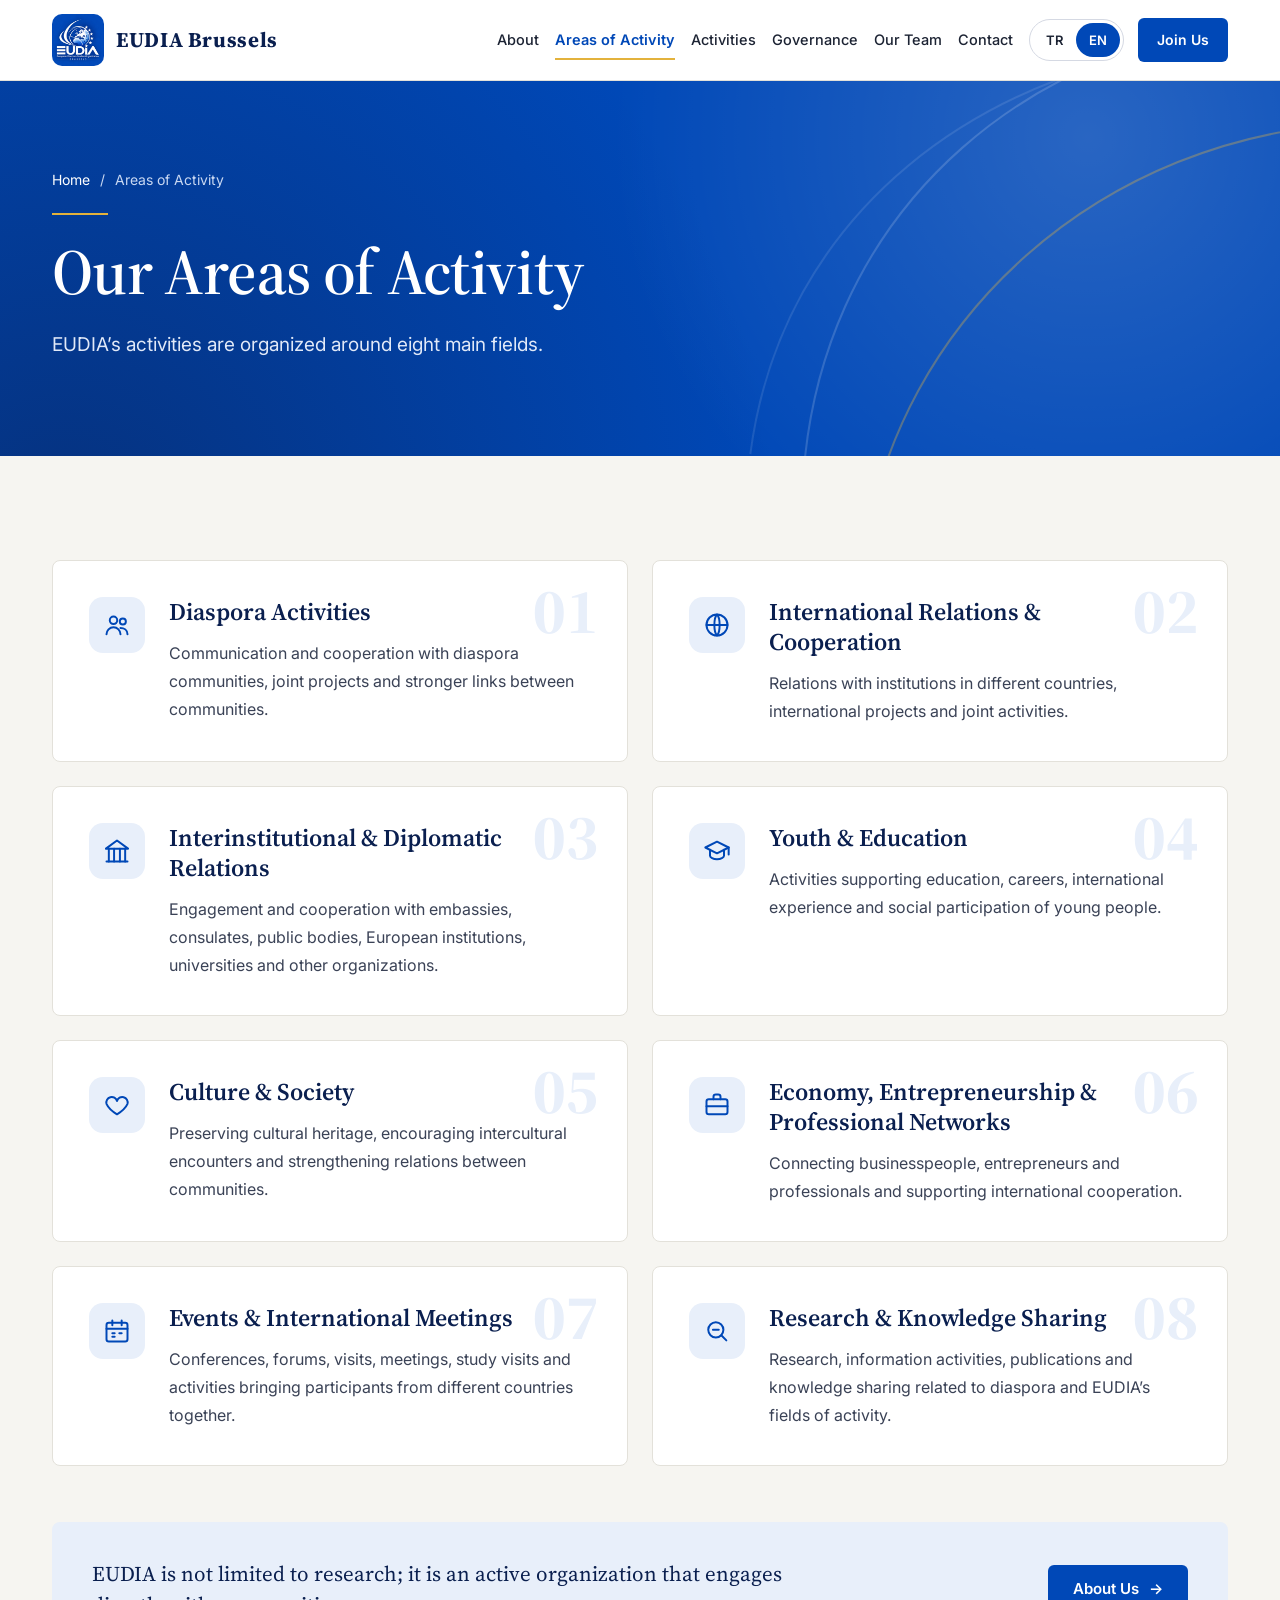
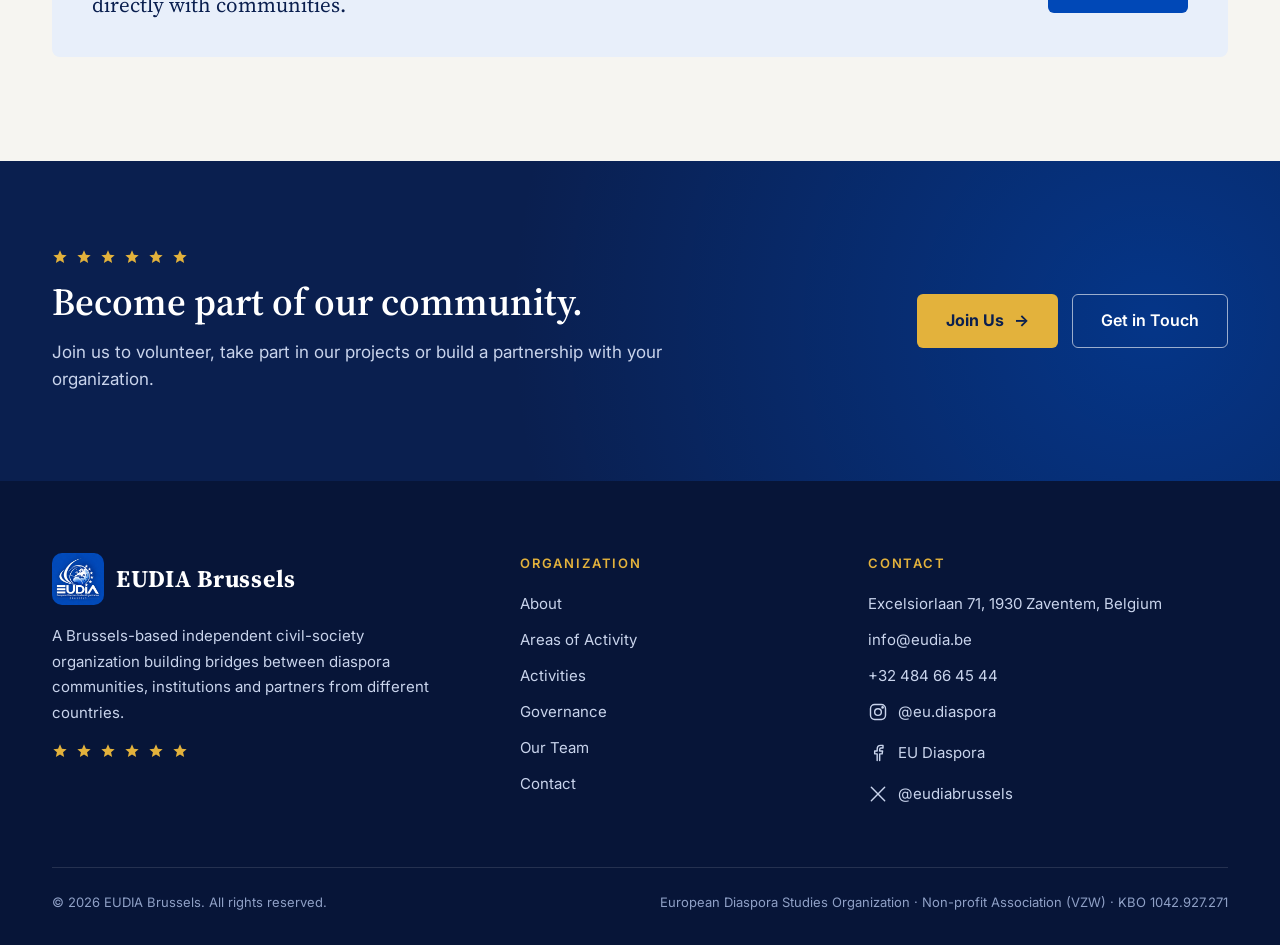
<file: html/Calisma_alanlari_en.html>
<!DOCTYPE html>
<html lang="en">
<head>
  <meta charset="UTF-8">
  <meta name="viewport" content="width=device-width, initial-scale=1">
  <title>Areas of Activity — EUDIA Brussels</title>
  <meta name="description" content="EUDIA’s eight main fields: diaspora, international relations, diplomacy, youth, culture, economy, events and research.">
  <meta name="theme-color" content="#0048B7">

  <meta property="og:type" content="website">
  <meta property="og:site_name" content="EUDIA Brussels">
  <meta property="og:title" content="Areas of Activity — EUDIA Brussels">
  <meta property="og:description" content="EUDIA’s eight main fields: diaspora, international relations, diplomacy, youth, culture, economy, events and research.">
  <meta property="og:locale" content="en_GB">
  <meta property="og:image" content="../img/logo/eudia-logo.jpg">

  <link rel="alternate" hreflang="tr" href="Calisma_alanlari_tr.html">
  <link rel="icon" type="image/png" href="../img/logo/favicon.png">
  <link rel="apple-touch-icon" href="../img/logo/eudia-logo.jpg">

  <link rel="preconnect" href="https://fonts.googleapis.com">
  <link rel="preconnect" href="https://fonts.gstatic.com" crossorigin>
  <link rel="stylesheet" href="https://fonts.googleapis.com/css2?family=Inter:wght@400;500;600;700&amp;family=Source+Serif+4:ital,opsz,wght@0,8..60,500;0,8..60,600;0,8..60,700;1,8..60,500&amp;display=swap">

  <link rel="stylesheet" href="../css/common.css">
  <link rel="stylesheet" href="../css/Calisma_alanlari.css">
</head>
<body class="page-areas">

<a class="skip-link" href="#main">Skip to content</a>

<header class="site-header" data-header>
  <div class="container header__inner">
    <a class="brand" href="MainPage_en.html" aria-label="EUDIA Brussels — Home">
      <img class="brand__logo" src="../img/logo/eudia-logo.jpg" alt="" width="52" height="52">
      <span class="brand__text">
        <span class="brand__name">EUDIA Brussels</span>
        <span class="brand__sub" lang="en">European Diaspora Studies Organization</span>
      </span>
    </a>

    <nav class="nav" id="site-nav" aria-label="Main menu">
      <ul class="nav__list">
        <li><a class="nav__link" href="About_en.html">About</a></li>
        <li><a class="nav__link is-active" aria-current="page" href="Calisma_alanlari_en.html">Areas of Activity</a></li>
        <li><a class="nav__link" href="Faaliyetler_en.html">Activities</a></li>
        <li><a class="nav__link" href="Yonetim_en.html">Governance</a></li>
        <li><a class="nav__link" href="Ekibimiz_en.html">Our Team</a></li>
        <li><a class="nav__link" href="Iletisim_en.html">Contact</a></li>
      </ul>
      <div class="nav__actions">
        <div class="lang-switch" role="group" aria-label="Language">
          <a href="Calisma_alanlari_tr.html" hreflang="tr" lang="tr" aria-label="Türkçe">TR</a><a href="Calisma_alanlari_en.html" hreflang="en" lang="en" aria-current="true" aria-label="English">EN</a>
        </div>
        <a class="btn btn--primary btn--sm" href="#" data-join>Join Us</a>
      </div>
    </nav>

    <button class="menu-toggle" type="button" aria-expanded="false" aria-controls="site-nav">
      <span></span><span></span><span></span>
      <span class="sr-only">Open / close menu</span>
    </button>
  </div>
</header>

<main id="main">

  <section class="page-hero">
    <svg class="deco-arcs" viewBox="0 0 600 600" aria-hidden="true"><path d="M60 540 C 60 240, 300 50, 580 60"/><path d="M10 480 C 40 250, 230 100, 480 80"/><path d="M120 580 C 150 350, 350 170, 600 160"/></svg>
    <div class="container">
      <div class="page-hero__inner hero-anim">
        <nav class="breadcrumb" aria-label="Breadcrumb">
          <a href="MainPage_en.html">Home</a><span aria-hidden="true">/</span><span>Areas of Activity</span>
        </nav>
        <span class="gold-rule"></span>
        <h1>Our Areas of Activity</h1>
        <p>EUDIA’s activities are organized around eight main fields.</p>
      </div>
    </div>
  </section>

  <section class="section">
    <div class="container">
      <div class="areas-list" data-stagger="80">
        <article class="area-card reveal" id="alan-1">
          <span class="area-card__num" aria-hidden="true">01</span>
          <span class="icon-badge"><svg viewBox="0 0 24 24" fill="none" stroke="currentColor" stroke-width="1.7" stroke-linecap="round" stroke-linejoin="round" aria-hidden="true"><circle cx="9" cy="8" r="3.2"/><circle cx="17" cy="9" r="2.6"/><path d="M3 20c0-3.3 2.7-6 6-6s6 2.7 6 6"/><path d="M15 14.5c3 0 6 1.8 6 5.5"/></svg></span>
          <div class="area-card__body">
            <h2>Diaspora Activities</h2>
            <p>Communication and cooperation with diaspora communities, joint projects and stronger links between communities.</p>
          </div>
        </article>
        <article class="area-card reveal" id="alan-2">
          <span class="area-card__num" aria-hidden="true">02</span>
          <span class="icon-badge"><svg viewBox="0 0 24 24" fill="none" stroke="currentColor" stroke-width="1.7" stroke-linecap="round" stroke-linejoin="round" aria-hidden="true"><circle cx="12" cy="12" r="9"/><path d="M3 12h18M12 3c3 3 3 15 0 18M12 3c-3 3-3 15 0 18"/></svg></span>
          <div class="area-card__body">
            <h2>International Relations & Cooperation</h2>
            <p>Relations with institutions in different countries, international projects and joint activities.</p>
          </div>
        </article>
        <article class="area-card reveal" id="alan-3">
          <span class="area-card__num" aria-hidden="true">03</span>
          <span class="icon-badge"><svg viewBox="0 0 24 24" fill="none" stroke="currentColor" stroke-width="1.7" stroke-linecap="round" stroke-linejoin="round" aria-hidden="true"><path d="M3 21h18"/><path d="M5 21V10M9.5 21V10M14.5 21V10M19 21V10"/><path d="M2.5 10 12 3l9.5 7z"/></svg></span>
          <div class="area-card__body">
            <h2>Interinstitutional & Diplomatic Relations</h2>
            <p>Engagement and cooperation with embassies, consulates, public bodies, European institutions, universities and other organizations.</p>
          </div>
        </article>
        <article class="area-card reveal" id="alan-4">
          <span class="area-card__num" aria-hidden="true">04</span>
          <span class="icon-badge"><svg viewBox="0 0 24 24" fill="none" stroke="currentColor" stroke-width="1.7" stroke-linecap="round" stroke-linejoin="round" aria-hidden="true"><path d="M2 9l10-5 10 5-10 5z"/><path d="M6 11v5c0 1.5 2.7 3 6 3s6-1.5 6-3v-5"/><path d="M22 9v6"/></svg></span>
          <div class="area-card__body">
            <h2>Youth & Education</h2>
            <p>Activities supporting education, careers, international experience and social participation of young people.</p>
          </div>
        </article>
        <article class="area-card reveal" id="alan-5">
          <span class="area-card__num" aria-hidden="true">05</span>
          <span class="icon-badge"><svg viewBox="0 0 24 24" fill="none" stroke="currentColor" stroke-width="1.7" stroke-linecap="round" stroke-linejoin="round" aria-hidden="true"><path d="M12 20s-7-4.4-9-9a4.6 4.6 0 0 1 9-2.4A4.6 4.6 0 0 1 21 11c-2 4.6-9 9-9 9z"/></svg></span>
          <div class="area-card__body">
            <h2>Culture & Society</h2>
            <p>Preserving cultural heritage, encouraging intercultural encounters and strengthening relations between communities.</p>
          </div>
        </article>
        <article class="area-card reveal" id="alan-6">
          <span class="area-card__num" aria-hidden="true">06</span>
          <span class="icon-badge"><svg viewBox="0 0 24 24" fill="none" stroke="currentColor" stroke-width="1.7" stroke-linecap="round" stroke-linejoin="round" aria-hidden="true"><rect x="3" y="7" width="18" height="13" rx="2"/><path d="M9 7V5a2 2 0 0 1 2-2h2a2 2 0 0 1 2 2v2"/><path d="M3 13h18"/></svg></span>
          <div class="area-card__body">
            <h2>Economy, Entrepreneurship & Professional Networks</h2>
            <p>Connecting businesspeople, entrepreneurs and professionals and supporting international cooperation.</p>
          </div>
        </article>
        <article class="area-card reveal" id="alan-7">
          <span class="area-card__num" aria-hidden="true">07</span>
          <span class="icon-badge"><svg viewBox="0 0 24 24" fill="none" stroke="currentColor" stroke-width="1.7" stroke-linecap="round" stroke-linejoin="round" aria-hidden="true"><rect x="3" y="5" width="18" height="16" rx="2"/><path d="M16 3v4M8 3v4M3 10h18"/><path d="M8 14h2M14 14h2M8 17h2"/></svg></span>
          <div class="area-card__body">
            <h2>Events & International Meetings</h2>
            <p>Conferences, forums, visits, meetings, study visits and activities bringing participants from different countries together.</p>
          </div>
        </article>
        <article class="area-card reveal" id="alan-8">
          <span class="area-card__num" aria-hidden="true">08</span>
          <span class="icon-badge"><svg viewBox="0 0 24 24" fill="none" stroke="currentColor" stroke-width="1.7" stroke-linecap="round" stroke-linejoin="round" aria-hidden="true"><circle cx="11" cy="11" r="6.5"/><path d="M20 20l-4.3-4.3"/><path d="M8.5 11h5"/></svg></span>
          <div class="area-card__body">
            <h2>Research & Knowledge Sharing</h2>
            <p>Research, information activities, publications and knowledge sharing related to diaspora and EUDIA’s fields of activity.</p>
          </div>
        </article>
      </div>

      <div class="areas-note reveal">
        <p>EUDIA is not limited to research; it is an active organization that engages directly with communities.</p>
        <a class="btn btn--primary" href="About_en.html">About Us <span class="arrow" aria-hidden="true">→</span></a>
      </div>
    </div>
  </section>

  <section class="cta-band" aria-labelledby="cta-title">
    <div class="container">
      <div class="cta-band__inner reveal">
        <div class="cta-band__text">
          <div class="stars stars--twinkle" aria-hidden="true"><svg viewBox="0 0 24 24" aria-hidden="true"><path d="M12 2l2.9 6.6 7.1.6-5.4 4.7 1.6 7L12 17.2 5.8 20.9l1.6-7L2 9.2l7.1-.6z"/></svg><svg viewBox="0 0 24 24" aria-hidden="true"><path d="M12 2l2.9 6.6 7.1.6-5.4 4.7 1.6 7L12 17.2 5.8 20.9l1.6-7L2 9.2l7.1-.6z"/></svg><svg viewBox="0 0 24 24" aria-hidden="true"><path d="M12 2l2.9 6.6 7.1.6-5.4 4.7 1.6 7L12 17.2 5.8 20.9l1.6-7L2 9.2l7.1-.6z"/></svg><svg viewBox="0 0 24 24" aria-hidden="true"><path d="M12 2l2.9 6.6 7.1.6-5.4 4.7 1.6 7L12 17.2 5.8 20.9l1.6-7L2 9.2l7.1-.6z"/></svg><svg viewBox="0 0 24 24" aria-hidden="true"><path d="M12 2l2.9 6.6 7.1.6-5.4 4.7 1.6 7L12 17.2 5.8 20.9l1.6-7L2 9.2l7.1-.6z"/></svg><svg viewBox="0 0 24 24" aria-hidden="true"><path d="M12 2l2.9 6.6 7.1.6-5.4 4.7 1.6 7L12 17.2 5.8 20.9l1.6-7L2 9.2l7.1-.6z"/></svg></div>
          <h2 id="cta-title">Become part of our community.</h2>
          <p>Join us to volunteer, take part in our projects or build a partnership with your organization.</p>
        </div>
        <div class="cta-band__actions">
          <a class="btn btn--gold btn--lg" href="#" data-join>Join Us <span class="arrow" aria-hidden="true">→</span></a>
          <a class="btn btn--outline-light btn--lg" href="Iletisim_en.html">Get in Touch</a>
        </div>
      </div>
    </div>
  </section>

</main>

<footer class="site-footer">
  <div class="container">
    <div class="footer__grid">
      <div class="footer__brand">
        <a class="brand" href="MainPage_en.html">
          <img class="brand__logo" src="../img/logo/eudia-logo.jpg" alt="" width="52" height="52" loading="lazy">
          <span class="brand__text"><span class="brand__name">EUDIA Brussels</span></span>
        </a>
        <p>A Brussels-based independent civil-society organization building bridges between diaspora communities, institutions and partners from different countries.</p>
        <div class="stars stars--twinkle" aria-hidden="true"><svg viewBox="0 0 24 24" aria-hidden="true"><path d="M12 2l2.9 6.6 7.1.6-5.4 4.7 1.6 7L12 17.2 5.8 20.9l1.6-7L2 9.2l7.1-.6z"/></svg><svg viewBox="0 0 24 24" aria-hidden="true"><path d="M12 2l2.9 6.6 7.1.6-5.4 4.7 1.6 7L12 17.2 5.8 20.9l1.6-7L2 9.2l7.1-.6z"/></svg><svg viewBox="0 0 24 24" aria-hidden="true"><path d="M12 2l2.9 6.6 7.1.6-5.4 4.7 1.6 7L12 17.2 5.8 20.9l1.6-7L2 9.2l7.1-.6z"/></svg><svg viewBox="0 0 24 24" aria-hidden="true"><path d="M12 2l2.9 6.6 7.1.6-5.4 4.7 1.6 7L12 17.2 5.8 20.9l1.6-7L2 9.2l7.1-.6z"/></svg><svg viewBox="0 0 24 24" aria-hidden="true"><path d="M12 2l2.9 6.6 7.1.6-5.4 4.7 1.6 7L12 17.2 5.8 20.9l1.6-7L2 9.2l7.1-.6z"/></svg><svg viewBox="0 0 24 24" aria-hidden="true"><path d="M12 2l2.9 6.6 7.1.6-5.4 4.7 1.6 7L12 17.2 5.8 20.9l1.6-7L2 9.2l7.1-.6z"/></svg></div>
      </div>
      <div>
        <h2 class="footer__title">Organization</h2>
        <ul class="footer__list">
            <li><a href="About_en.html">About</a></li>
            <li><a href="Calisma_alanlari_en.html">Areas of Activity</a></li>
            <li><a href="Faaliyetler_en.html">Activities</a></li>
            <li><a href="Yonetim_en.html">Governance</a></li>
            <li><a href="Ekibimiz_en.html">Our Team</a></li>
            <li><a href="Iletisim_en.html">Contact</a></li>
        </ul>
      </div>
      <div>
        <h2 class="footer__title">Contact</h2>
        <ul class="footer__list">
          <li><a href="https://www.google.com/maps/search/?api=1&query=Excelsiorlaan+71+1930+Zaventem+Belgium" target="_blank" rel="noopener">Excelsiorlaan 71, 1930 Zaventem, Belgium</a></li>
          <li><a href="mailto:info@eudia.be">info@eudia.be</a></li>
          <li><a href="tel:+32484664544">+32 484 66 45 44</a></li>
          <li><a class="footer__social" href="https://www.instagram.com/eu.diaspora" target="_blank" rel="noopener"><svg viewBox="0 0 24 24" fill="none" stroke="currentColor" stroke-width="1.7" stroke-linecap="round" stroke-linejoin="round" aria-hidden="true"><rect x="3" y="3" width="18" height="18" rx="5"/><circle cx="12" cy="12" r="4"/><circle cx="17.5" cy="6.5" r=".8" fill="currentColor"/></svg> @eu.diaspora</a></li>
          <li><a class="footer__social" href="https://www.facebook.com/profile.php?id=61594972829004" target="_blank" rel="noopener"><svg viewBox="0 0 24 24" fill="none" stroke="currentColor" stroke-width="1.7" stroke-linecap="round" stroke-linejoin="round" aria-hidden="true"><path d="M14 21v-8h3l.5-3.5H14V7.8c0-1 .3-1.8 1.8-1.8H18V3a24 24 0 0 0-2.7-.1C12.6 2.9 11 4.5 11 7.4v2.1H8V13h3v8"/></svg> EU Diaspora</a></li>
          <li><a class="footer__social" href="https://x.com/eudiabrussels" target="_blank" rel="noopener"><svg viewBox="0 0 24 24" fill="none" stroke="currentColor" stroke-width="1.7" stroke-linecap="round" stroke-linejoin="round" aria-hidden="true"><path d="M4 4l16 16M20 4L4 20"/></svg> @eudiabrussels</a></li>
        </ul>
      </div>
    </div>
    <div class="footer__bottom">
      <span>© <span data-year>2026</span> EUDIA Brussels. All rights reserved.</span>
      <span>European Diaspora Studies Organization · Non-profit Association (VZW) · KBO 1042.927.271</span>
    </div>
  </div>
</footer>

<button class="back-to-top" type="button" data-back-to-top aria-label="Back to top">
  <svg viewBox="0 0 24 24" fill="none" stroke="currentColor" stroke-width="2" stroke-linecap="round" stroke-linejoin="round" aria-hidden="true"><path d="M12 19V5M5 12l7-7 7 7"/></svg>
</button>
<div class="toast" role="status" aria-live="polite" data-toast></div>

<script src="../javascript/common.js" defer></script>
<script src="../javascript/Calisma_alanlari.js" defer></script>
</body>
</html>
</file>
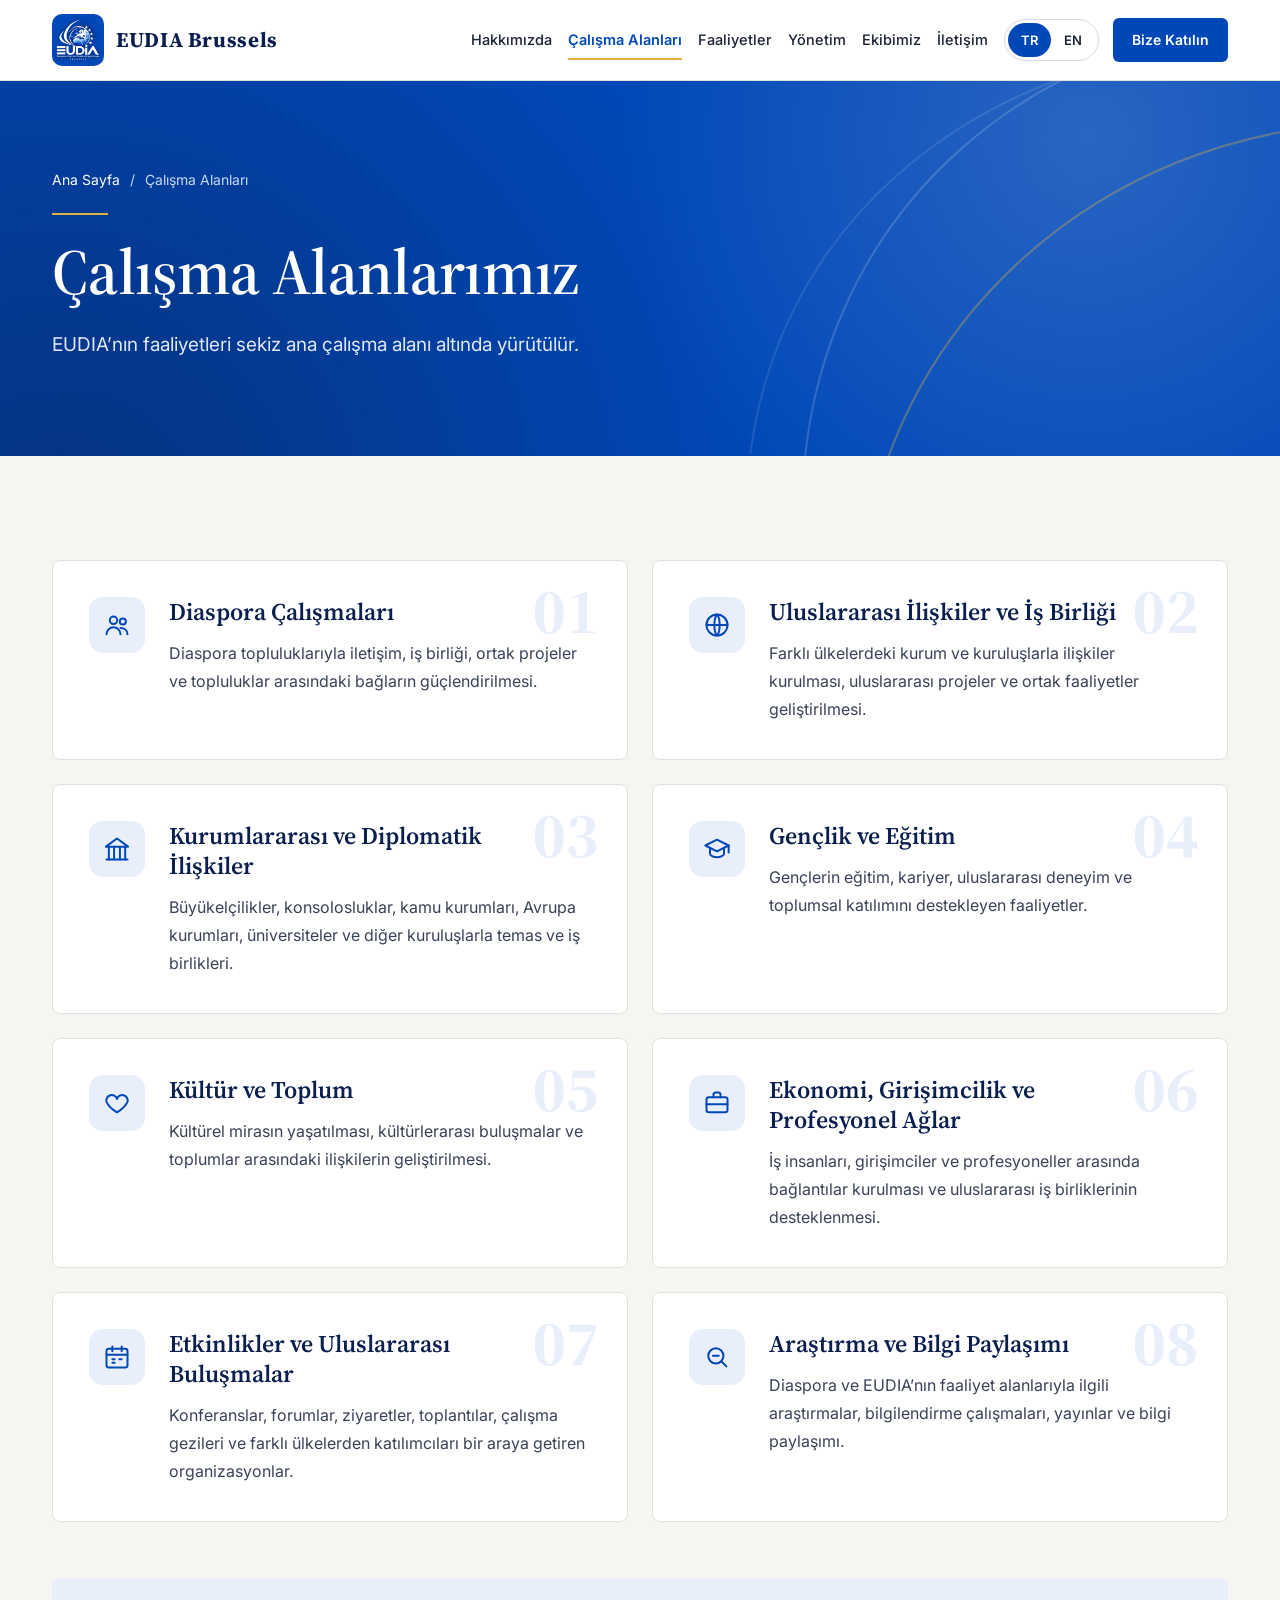
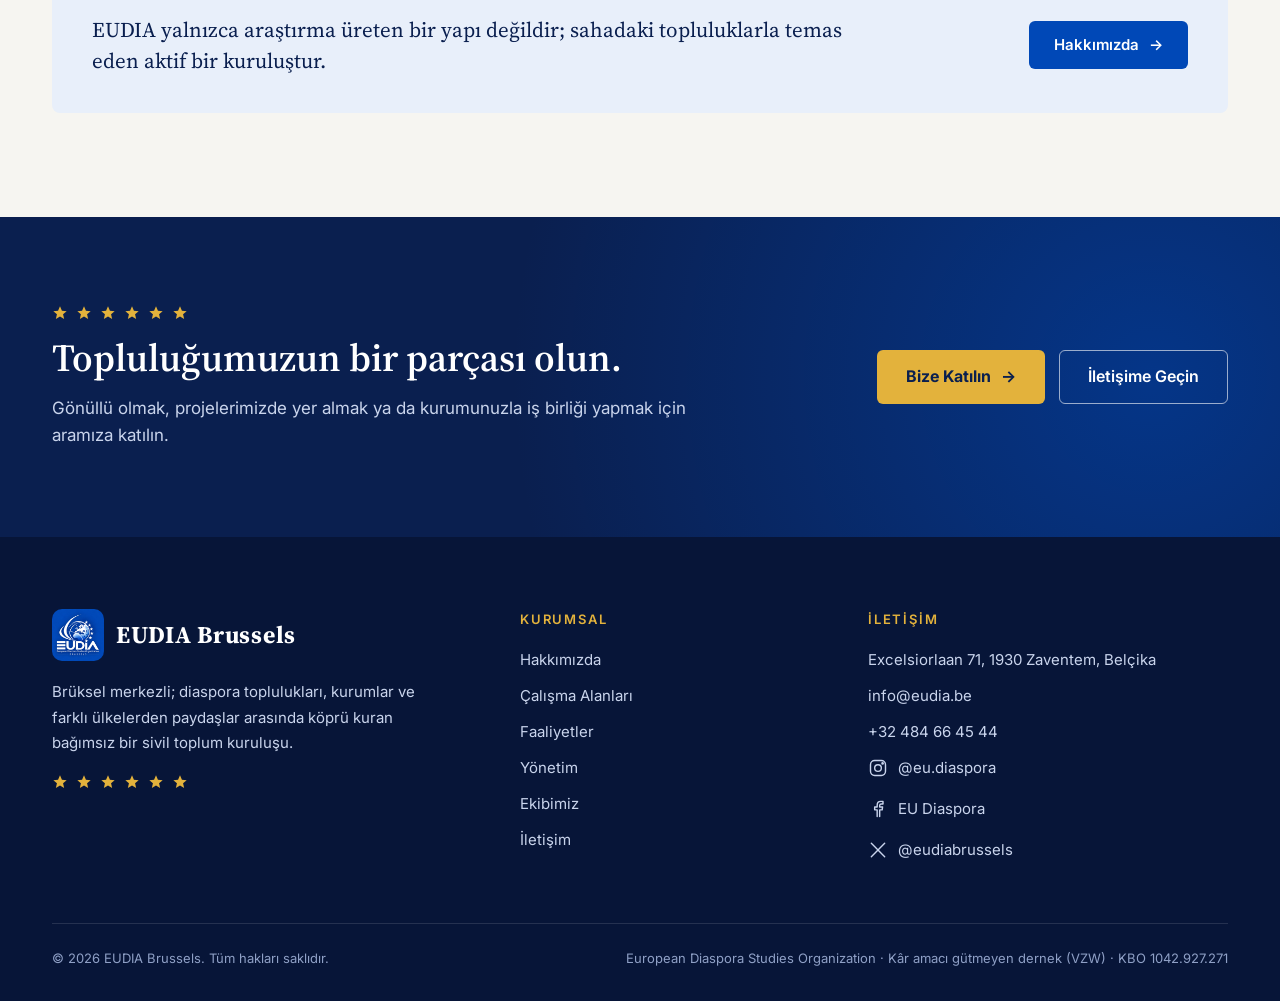
<file: html/Calisma_alanlari_tr.html>
<!DOCTYPE html>
<html lang="tr">
<head>
  <meta charset="UTF-8">
  <meta name="viewport" content="width=device-width, initial-scale=1">
  <title>Çalışma Alanları — EUDIA Brussels</title>
  <meta name="description" content="EUDIA’nın sekiz ana çalışma alanı: diaspora, uluslararası ilişkiler, diplomasi, gençlik, kültür, ekonomi, etkinlikler ve araştırma.">
  <meta name="theme-color" content="#0048B7">

  <meta property="og:type" content="website">
  <meta property="og:site_name" content="EUDIA Brussels">
  <meta property="og:title" content="Çalışma Alanları — EUDIA Brussels">
  <meta property="og:description" content="EUDIA’nın sekiz ana çalışma alanı: diaspora, uluslararası ilişkiler, diplomasi, gençlik, kültür, ekonomi, etkinlikler ve araştırma.">
  <meta property="og:locale" content="tr_TR">
  <meta property="og:image" content="../img/logo/eudia-logo.jpg">

  <link rel="alternate" hreflang="en" href="Calisma_alanlari_en.html">
  <link rel="icon" type="image/png" href="../img/logo/favicon.png">
  <link rel="apple-touch-icon" href="../img/logo/eudia-logo.jpg">

  <link rel="preconnect" href="https://fonts.googleapis.com">
  <link rel="preconnect" href="https://fonts.gstatic.com" crossorigin>
  <link rel="stylesheet" href="https://fonts.googleapis.com/css2?family=Inter:wght@400;500;600;700&amp;family=Source+Serif+4:ital,opsz,wght@0,8..60,500;0,8..60,600;0,8..60,700;1,8..60,500&amp;display=swap">

  <link rel="stylesheet" href="../css/common.css">
  <link rel="stylesheet" href="../css/Calisma_alanlari.css">
</head>
<body class="page-areas">

<a class="skip-link" href="#main">İçeriğe geç</a>

<header class="site-header" data-header>
  <div class="container header__inner">
    <a class="brand" href="MainPage_tr.html" aria-label="EUDIA Brussels — Ana Sayfa">
      <img class="brand__logo" src="../img/logo/eudia-logo.jpg" alt="" width="52" height="52">
      <span class="brand__text">
        <span class="brand__name">EUDIA Brussels</span>
        <span class="brand__sub" lang="en">European Diaspora Studies Organization</span>
      </span>
    </a>

    <nav class="nav" id="site-nav" aria-label="Ana menü">
      <ul class="nav__list">
        <li><a class="nav__link" href="About_tr.html">Hakkımızda</a></li>
        <li><a class="nav__link is-active" aria-current="page" href="Calisma_alanlari_tr.html">Çalışma Alanları</a></li>
        <li><a class="nav__link" href="Faaliyetler_tr.html">Faaliyetler</a></li>
        <li><a class="nav__link" href="Yonetim_tr.html">Yönetim</a></li>
        <li><a class="nav__link" href="Ekibimiz_tr.html">Ekibimiz</a></li>
        <li><a class="nav__link" href="Iletisim_tr.html">İletişim</a></li>
      </ul>
      <div class="nav__actions">
        <div class="lang-switch" role="group" aria-label="Dil seçimi">
          <a href="Calisma_alanlari_tr.html" hreflang="tr" lang="tr" aria-current="true" aria-label="Türkçe">TR</a><a href="Calisma_alanlari_en.html" hreflang="en" lang="en" aria-label="English">EN</a>
        </div>
        <a class="btn btn--primary btn--sm" href="#" data-join>Bize Katılın</a>
      </div>
    </nav>

    <button class="menu-toggle" type="button" aria-expanded="false" aria-controls="site-nav">
      <span></span><span></span><span></span>
      <span class="sr-only">Menüyü aç / kapat</span>
    </button>
  </div>
</header>

<main id="main">

  <section class="page-hero">
    <svg class="deco-arcs" viewBox="0 0 600 600" aria-hidden="true"><path d="M60 540 C 60 240, 300 50, 580 60"/><path d="M10 480 C 40 250, 230 100, 480 80"/><path d="M120 580 C 150 350, 350 170, 600 160"/></svg>
    <div class="container">
      <div class="page-hero__inner hero-anim">
        <nav class="breadcrumb" aria-label="Breadcrumb">
          <a href="MainPage_tr.html">Ana Sayfa</a><span aria-hidden="true">/</span><span>Çalışma Alanları</span>
        </nav>
        <span class="gold-rule"></span>
        <h1>Çalışma Alanlarımız</h1>
        <p>EUDIA’nın faaliyetleri sekiz ana çalışma alanı altında yürütülür.</p>
      </div>
    </div>
  </section>

  <section class="section">
    <div class="container">
      <div class="areas-list" data-stagger="80">
        <article class="area-card reveal" id="alan-1">
          <span class="area-card__num" aria-hidden="true">01</span>
          <span class="icon-badge"><svg viewBox="0 0 24 24" fill="none" stroke="currentColor" stroke-width="1.7" stroke-linecap="round" stroke-linejoin="round" aria-hidden="true"><circle cx="9" cy="8" r="3.2"/><circle cx="17" cy="9" r="2.6"/><path d="M3 20c0-3.3 2.7-6 6-6s6 2.7 6 6"/><path d="M15 14.5c3 0 6 1.8 6 5.5"/></svg></span>
          <div class="area-card__body">
            <h2>Diaspora Çalışmaları</h2>
            <p>Diaspora topluluklarıyla iletişim, iş birliği, ortak projeler ve topluluklar arasındaki bağların güçlendirilmesi.</p>
          </div>
        </article>
        <article class="area-card reveal" id="alan-2">
          <span class="area-card__num" aria-hidden="true">02</span>
          <span class="icon-badge"><svg viewBox="0 0 24 24" fill="none" stroke="currentColor" stroke-width="1.7" stroke-linecap="round" stroke-linejoin="round" aria-hidden="true"><circle cx="12" cy="12" r="9"/><path d="M3 12h18M12 3c3 3 3 15 0 18M12 3c-3 3-3 15 0 18"/></svg></span>
          <div class="area-card__body">
            <h2>Uluslararası İlişkiler ve İş Birliği</h2>
            <p>Farklı ülkelerdeki kurum ve kuruluşlarla ilişkiler kurulması, uluslararası projeler ve ortak faaliyetler geliştirilmesi.</p>
          </div>
        </article>
        <article class="area-card reveal" id="alan-3">
          <span class="area-card__num" aria-hidden="true">03</span>
          <span class="icon-badge"><svg viewBox="0 0 24 24" fill="none" stroke="currentColor" stroke-width="1.7" stroke-linecap="round" stroke-linejoin="round" aria-hidden="true"><path d="M3 21h18"/><path d="M5 21V10M9.5 21V10M14.5 21V10M19 21V10"/><path d="M2.5 10 12 3l9.5 7z"/></svg></span>
          <div class="area-card__body">
            <h2>Kurumlararası ve Diplomatik İlişkiler</h2>
            <p>Büyükelçilikler, konsolosluklar, kamu kurumları, Avrupa kurumları, üniversiteler ve diğer kuruluşlarla temas ve iş birlikleri.</p>
          </div>
        </article>
        <article class="area-card reveal" id="alan-4">
          <span class="area-card__num" aria-hidden="true">04</span>
          <span class="icon-badge"><svg viewBox="0 0 24 24" fill="none" stroke="currentColor" stroke-width="1.7" stroke-linecap="round" stroke-linejoin="round" aria-hidden="true"><path d="M2 9l10-5 10 5-10 5z"/><path d="M6 11v5c0 1.5 2.7 3 6 3s6-1.5 6-3v-5"/><path d="M22 9v6"/></svg></span>
          <div class="area-card__body">
            <h2>Gençlik ve Eğitim</h2>
            <p>Gençlerin eğitim, kariyer, uluslararası deneyim ve toplumsal katılımını destekleyen faaliyetler.</p>
          </div>
        </article>
        <article class="area-card reveal" id="alan-5">
          <span class="area-card__num" aria-hidden="true">05</span>
          <span class="icon-badge"><svg viewBox="0 0 24 24" fill="none" stroke="currentColor" stroke-width="1.7" stroke-linecap="round" stroke-linejoin="round" aria-hidden="true"><path d="M12 20s-7-4.4-9-9a4.6 4.6 0 0 1 9-2.4A4.6 4.6 0 0 1 21 11c-2 4.6-9 9-9 9z"/></svg></span>
          <div class="area-card__body">
            <h2>Kültür ve Toplum</h2>
            <p>Kültürel mirasın yaşatılması, kültürlerarası buluşmalar ve toplumlar arasındaki ilişkilerin geliştirilmesi.</p>
          </div>
        </article>
        <article class="area-card reveal" id="alan-6">
          <span class="area-card__num" aria-hidden="true">06</span>
          <span class="icon-badge"><svg viewBox="0 0 24 24" fill="none" stroke="currentColor" stroke-width="1.7" stroke-linecap="round" stroke-linejoin="round" aria-hidden="true"><rect x="3" y="7" width="18" height="13" rx="2"/><path d="M9 7V5a2 2 0 0 1 2-2h2a2 2 0 0 1 2 2v2"/><path d="M3 13h18"/></svg></span>
          <div class="area-card__body">
            <h2>Ekonomi, Girişimcilik ve Profesyonel Ağlar</h2>
            <p>İş insanları, girişimciler ve profesyoneller arasında bağlantılar kurulması ve uluslararası iş birliklerinin desteklenmesi.</p>
          </div>
        </article>
        <article class="area-card reveal" id="alan-7">
          <span class="area-card__num" aria-hidden="true">07</span>
          <span class="icon-badge"><svg viewBox="0 0 24 24" fill="none" stroke="currentColor" stroke-width="1.7" stroke-linecap="round" stroke-linejoin="round" aria-hidden="true"><rect x="3" y="5" width="18" height="16" rx="2"/><path d="M16 3v4M8 3v4M3 10h18"/><path d="M8 14h2M14 14h2M8 17h2"/></svg></span>
          <div class="area-card__body">
            <h2>Etkinlikler ve Uluslararası Buluşmalar</h2>
            <p>Konferanslar, forumlar, ziyaretler, toplantılar, çalışma gezileri ve farklı ülkelerden katılımcıları bir araya getiren organizasyonlar.</p>
          </div>
        </article>
        <article class="area-card reveal" id="alan-8">
          <span class="area-card__num" aria-hidden="true">08</span>
          <span class="icon-badge"><svg viewBox="0 0 24 24" fill="none" stroke="currentColor" stroke-width="1.7" stroke-linecap="round" stroke-linejoin="round" aria-hidden="true"><circle cx="11" cy="11" r="6.5"/><path d="M20 20l-4.3-4.3"/><path d="M8.5 11h5"/></svg></span>
          <div class="area-card__body">
            <h2>Araştırma ve Bilgi Paylaşımı</h2>
            <p>Diaspora ve EUDIA’nın faaliyet alanlarıyla ilgili araştırmalar, bilgilendirme çalışmaları, yayınlar ve bilgi paylaşımı.</p>
          </div>
        </article>
      </div>

      <div class="areas-note reveal">
        <p>EUDIA yalnızca araştırma üreten bir yapı değildir; sahadaki topluluklarla temas eden aktif bir kuruluştur.</p>
        <a class="btn btn--primary" href="About_tr.html">Hakkımızda <span class="arrow" aria-hidden="true">→</span></a>
      </div>
    </div>
  </section>

  <section class="cta-band" aria-labelledby="cta-title">
    <div class="container">
      <div class="cta-band__inner reveal">
        <div class="cta-band__text">
          <div class="stars stars--twinkle" aria-hidden="true"><svg viewBox="0 0 24 24" aria-hidden="true"><path d="M12 2l2.9 6.6 7.1.6-5.4 4.7 1.6 7L12 17.2 5.8 20.9l1.6-7L2 9.2l7.1-.6z"/></svg><svg viewBox="0 0 24 24" aria-hidden="true"><path d="M12 2l2.9 6.6 7.1.6-5.4 4.7 1.6 7L12 17.2 5.8 20.9l1.6-7L2 9.2l7.1-.6z"/></svg><svg viewBox="0 0 24 24" aria-hidden="true"><path d="M12 2l2.9 6.6 7.1.6-5.4 4.7 1.6 7L12 17.2 5.8 20.9l1.6-7L2 9.2l7.1-.6z"/></svg><svg viewBox="0 0 24 24" aria-hidden="true"><path d="M12 2l2.9 6.6 7.1.6-5.4 4.7 1.6 7L12 17.2 5.8 20.9l1.6-7L2 9.2l7.1-.6z"/></svg><svg viewBox="0 0 24 24" aria-hidden="true"><path d="M12 2l2.9 6.6 7.1.6-5.4 4.7 1.6 7L12 17.2 5.8 20.9l1.6-7L2 9.2l7.1-.6z"/></svg><svg viewBox="0 0 24 24" aria-hidden="true"><path d="M12 2l2.9 6.6 7.1.6-5.4 4.7 1.6 7L12 17.2 5.8 20.9l1.6-7L2 9.2l7.1-.6z"/></svg></div>
          <h2 id="cta-title">Topluluğumuzun bir parçası olun.</h2>
          <p>Gönüllü olmak, projelerimizde yer almak ya da kurumunuzla iş birliği yapmak için aramıza katılın.</p>
        </div>
        <div class="cta-band__actions">
          <a class="btn btn--gold btn--lg" href="#" data-join>Bize Katılın <span class="arrow" aria-hidden="true">→</span></a>
          <a class="btn btn--outline-light btn--lg" href="Iletisim_tr.html">İletişime Geçin</a>
        </div>
      </div>
    </div>
  </section>

</main>

<footer class="site-footer">
  <div class="container">
    <div class="footer__grid">
      <div class="footer__brand">
        <a class="brand" href="MainPage_tr.html">
          <img class="brand__logo" src="../img/logo/eudia-logo.jpg" alt="" width="52" height="52" loading="lazy">
          <span class="brand__text"><span class="brand__name">EUDIA Brussels</span></span>
        </a>
        <p>Brüksel merkezli; diaspora toplulukları, kurumlar ve farklı ülkelerden paydaşlar arasında köprü kuran bağımsız bir sivil toplum kuruluşu.</p>
        <div class="stars stars--twinkle" aria-hidden="true"><svg viewBox="0 0 24 24" aria-hidden="true"><path d="M12 2l2.9 6.6 7.1.6-5.4 4.7 1.6 7L12 17.2 5.8 20.9l1.6-7L2 9.2l7.1-.6z"/></svg><svg viewBox="0 0 24 24" aria-hidden="true"><path d="M12 2l2.9 6.6 7.1.6-5.4 4.7 1.6 7L12 17.2 5.8 20.9l1.6-7L2 9.2l7.1-.6z"/></svg><svg viewBox="0 0 24 24" aria-hidden="true"><path d="M12 2l2.9 6.6 7.1.6-5.4 4.7 1.6 7L12 17.2 5.8 20.9l1.6-7L2 9.2l7.1-.6z"/></svg><svg viewBox="0 0 24 24" aria-hidden="true"><path d="M12 2l2.9 6.6 7.1.6-5.4 4.7 1.6 7L12 17.2 5.8 20.9l1.6-7L2 9.2l7.1-.6z"/></svg><svg viewBox="0 0 24 24" aria-hidden="true"><path d="M12 2l2.9 6.6 7.1.6-5.4 4.7 1.6 7L12 17.2 5.8 20.9l1.6-7L2 9.2l7.1-.6z"/></svg><svg viewBox="0 0 24 24" aria-hidden="true"><path d="M12 2l2.9 6.6 7.1.6-5.4 4.7 1.6 7L12 17.2 5.8 20.9l1.6-7L2 9.2l7.1-.6z"/></svg></div>
      </div>
      <div>
        <h2 class="footer__title">Kurumsal</h2>
        <ul class="footer__list">
            <li><a href="About_tr.html">Hakkımızda</a></li>
            <li><a href="Calisma_alanlari_tr.html">Çalışma Alanları</a></li>
            <li><a href="Faaliyetler_tr.html">Faaliyetler</a></li>
            <li><a href="Yonetim_tr.html">Yönetim</a></li>
            <li><a href="Ekibimiz_tr.html">Ekibimiz</a></li>
            <li><a href="Iletisim_tr.html">İletişim</a></li>
        </ul>
      </div>
      <div>
        <h2 class="footer__title">İletişim</h2>
        <ul class="footer__list">
          <li><a href="https://www.google.com/maps/search/?api=1&query=Excelsiorlaan+71+1930+Zaventem+Belgium" target="_blank" rel="noopener">Excelsiorlaan 71, 1930 Zaventem, Belçika</a></li>
          <li><a href="mailto:info@eudia.be">info@eudia.be</a></li>
          <li><a href="tel:+32484664544">+32 484 66 45 44</a></li>
          <li><a class="footer__social" href="https://www.instagram.com/eu.diaspora" target="_blank" rel="noopener"><svg viewBox="0 0 24 24" fill="none" stroke="currentColor" stroke-width="1.7" stroke-linecap="round" stroke-linejoin="round" aria-hidden="true"><rect x="3" y="3" width="18" height="18" rx="5"/><circle cx="12" cy="12" r="4"/><circle cx="17.5" cy="6.5" r=".8" fill="currentColor"/></svg> @eu.diaspora</a></li>
          <li><a class="footer__social" href="https://www.facebook.com/profile.php?id=61594972829004" target="_blank" rel="noopener"><svg viewBox="0 0 24 24" fill="none" stroke="currentColor" stroke-width="1.7" stroke-linecap="round" stroke-linejoin="round" aria-hidden="true"><path d="M14 21v-8h3l.5-3.5H14V7.8c0-1 .3-1.8 1.8-1.8H18V3a24 24 0 0 0-2.7-.1C12.6 2.9 11 4.5 11 7.4v2.1H8V13h3v8"/></svg> EU Diaspora</a></li>
          <li><a class="footer__social" href="https://x.com/eudiabrussels" target="_blank" rel="noopener"><svg viewBox="0 0 24 24" fill="none" stroke="currentColor" stroke-width="1.7" stroke-linecap="round" stroke-linejoin="round" aria-hidden="true"><path d="M4 4l16 16M20 4L4 20"/></svg> @eudiabrussels</a></li>
        </ul>
      </div>
    </div>
    <div class="footer__bottom">
      <span>© <span data-year>2026</span> EUDIA Brussels. Tüm hakları saklıdır.</span>
      <span>European Diaspora Studies Organization · Kâr amacı gütmeyen dernek (VZW) · KBO 1042.927.271</span>
    </div>
  </div>
</footer>

<button class="back-to-top" type="button" data-back-to-top aria-label="Sayfanın başına dön">
  <svg viewBox="0 0 24 24" fill="none" stroke="currentColor" stroke-width="2" stroke-linecap="round" stroke-linejoin="round" aria-hidden="true"><path d="M12 19V5M5 12l7-7 7 7"/></svg>
</button>
<div class="toast" role="status" aria-live="polite" data-toast></div>

<script src="../javascript/common.js" defer></script>
<script src="../javascript/Calisma_alanlari.js" defer></script>
</body>
</html>
</file>
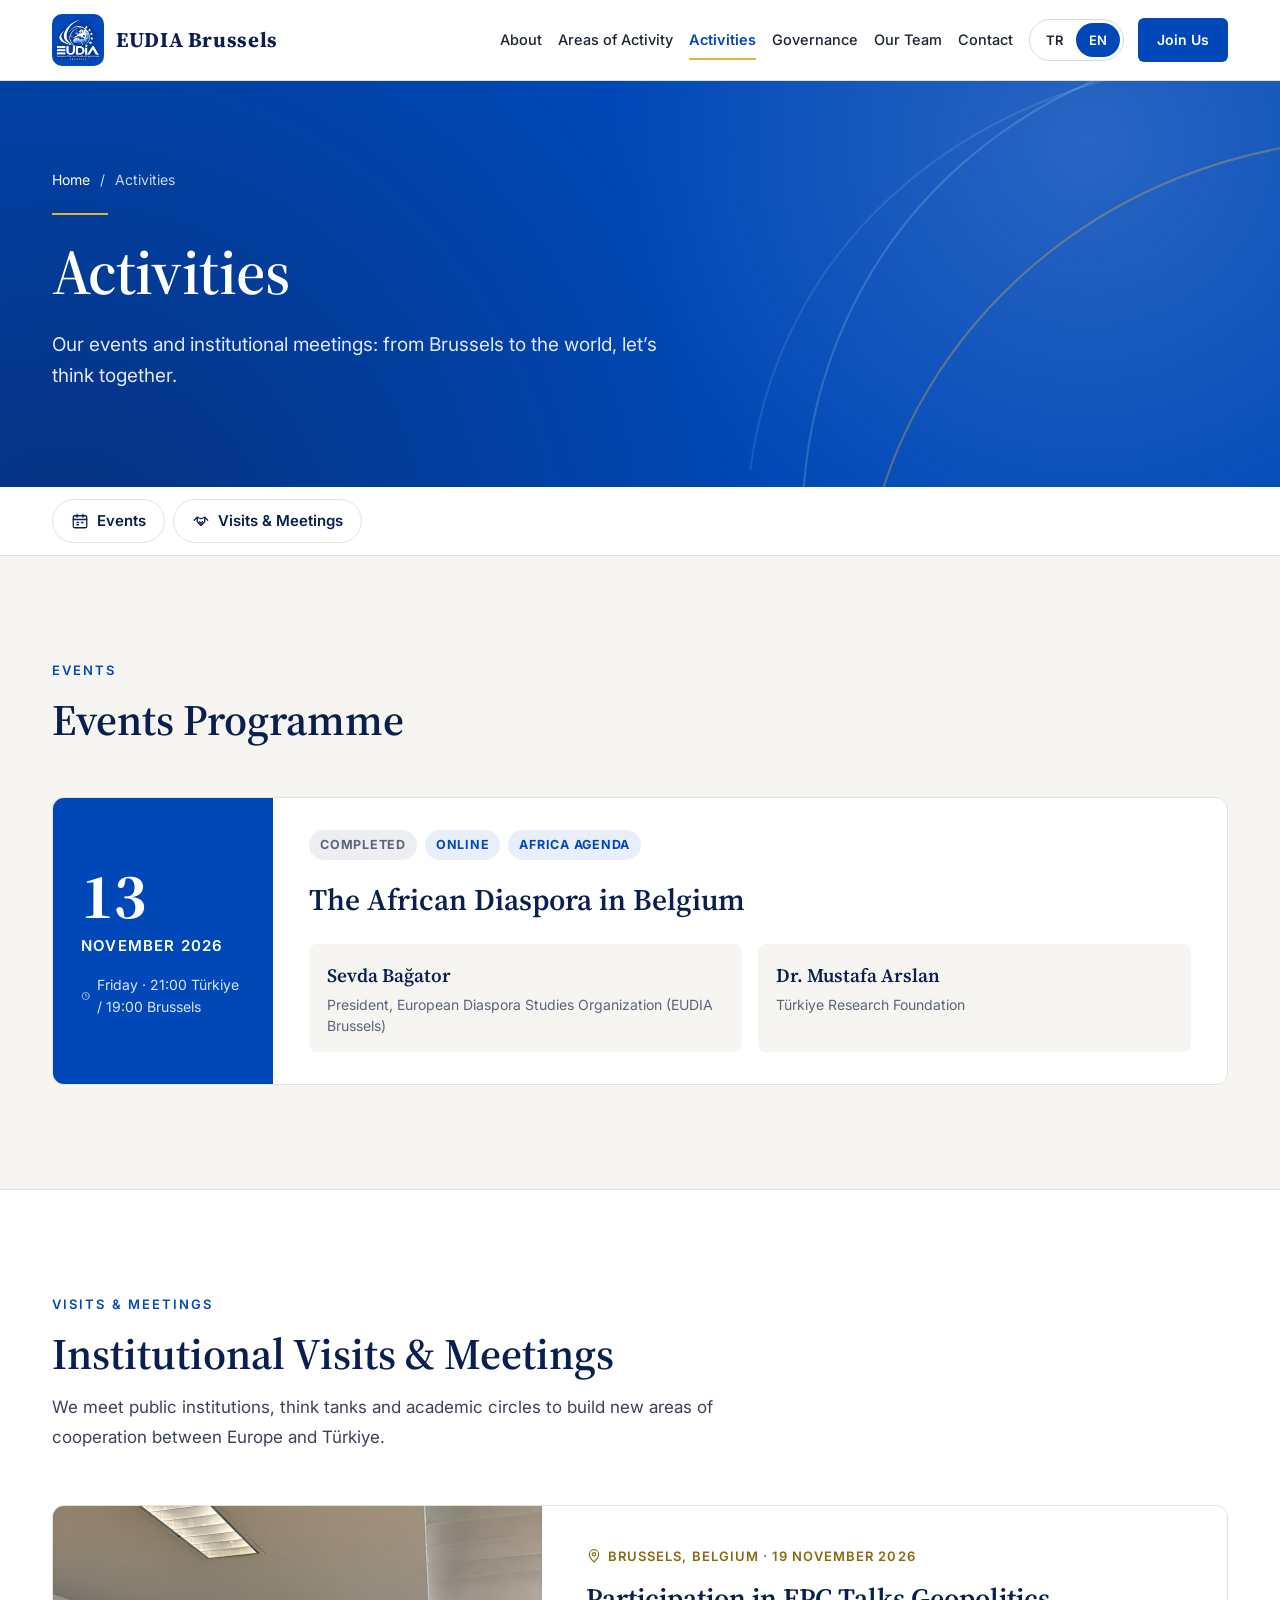
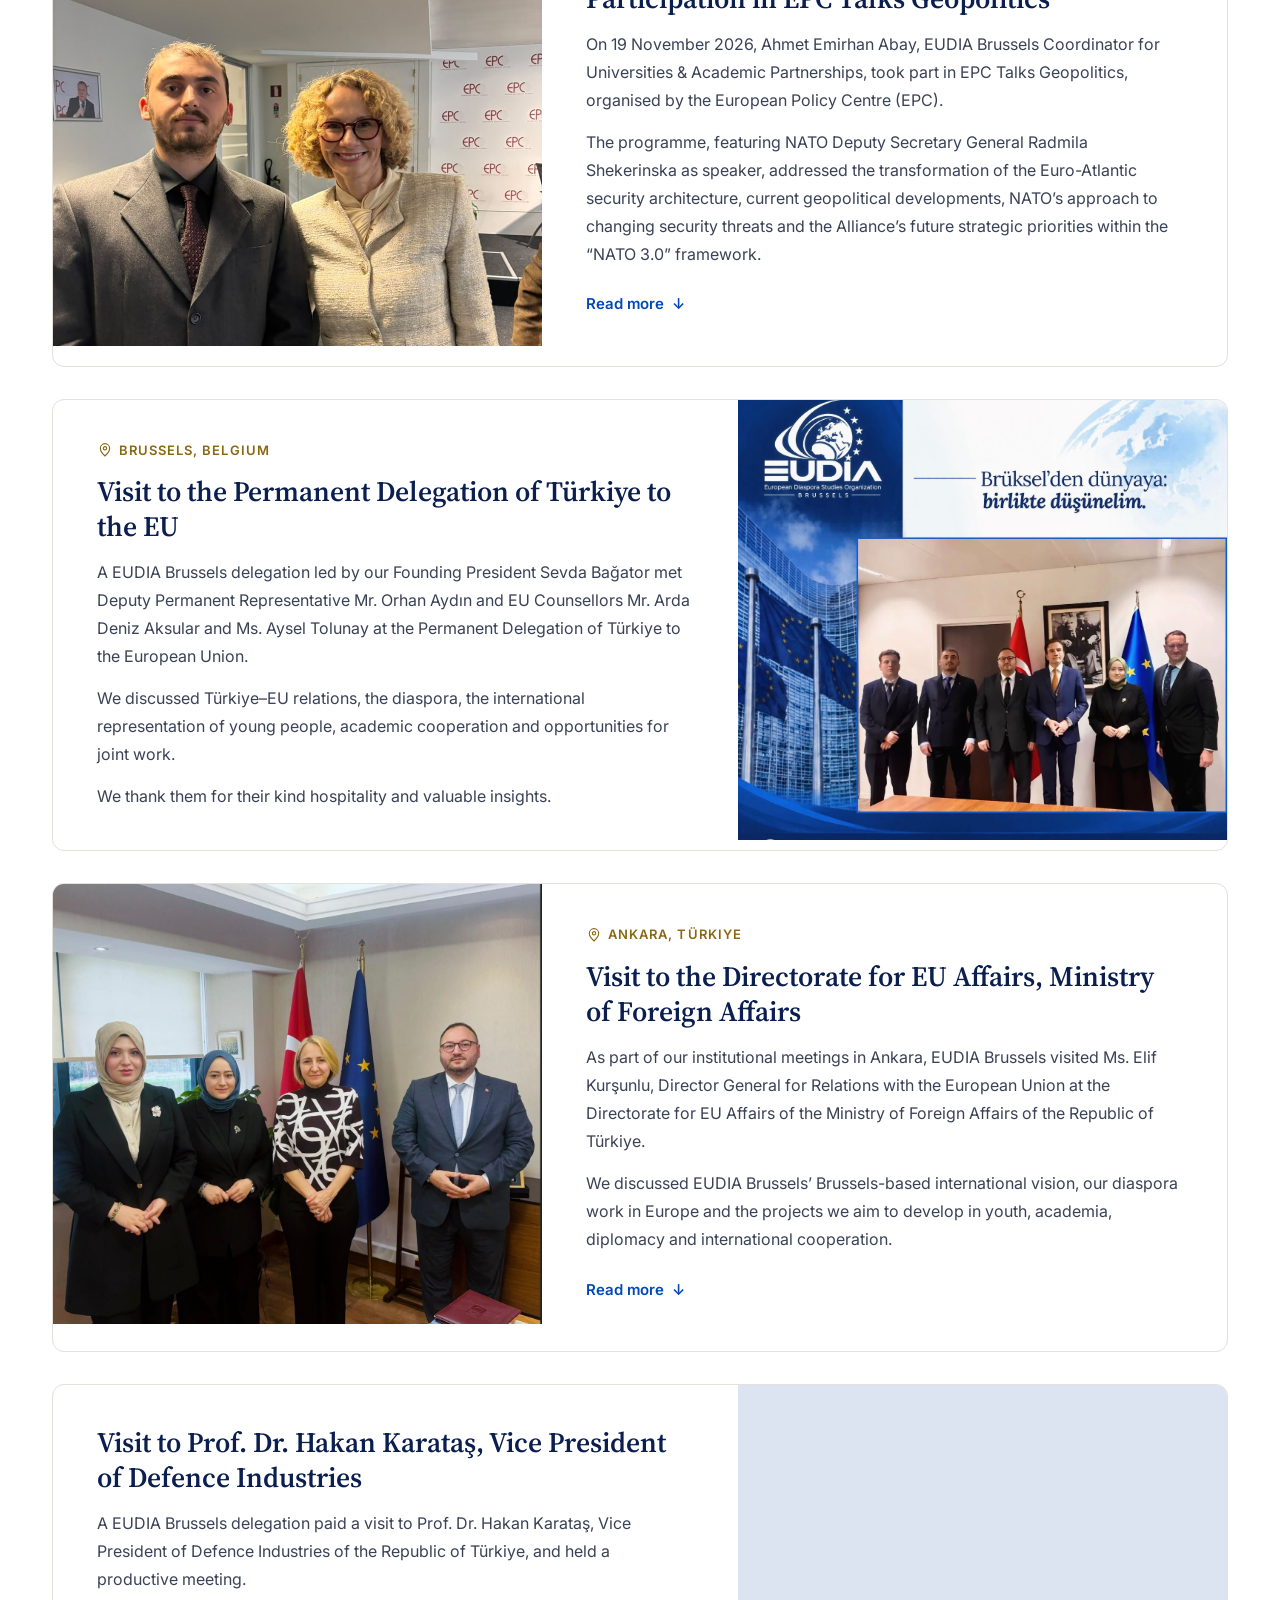
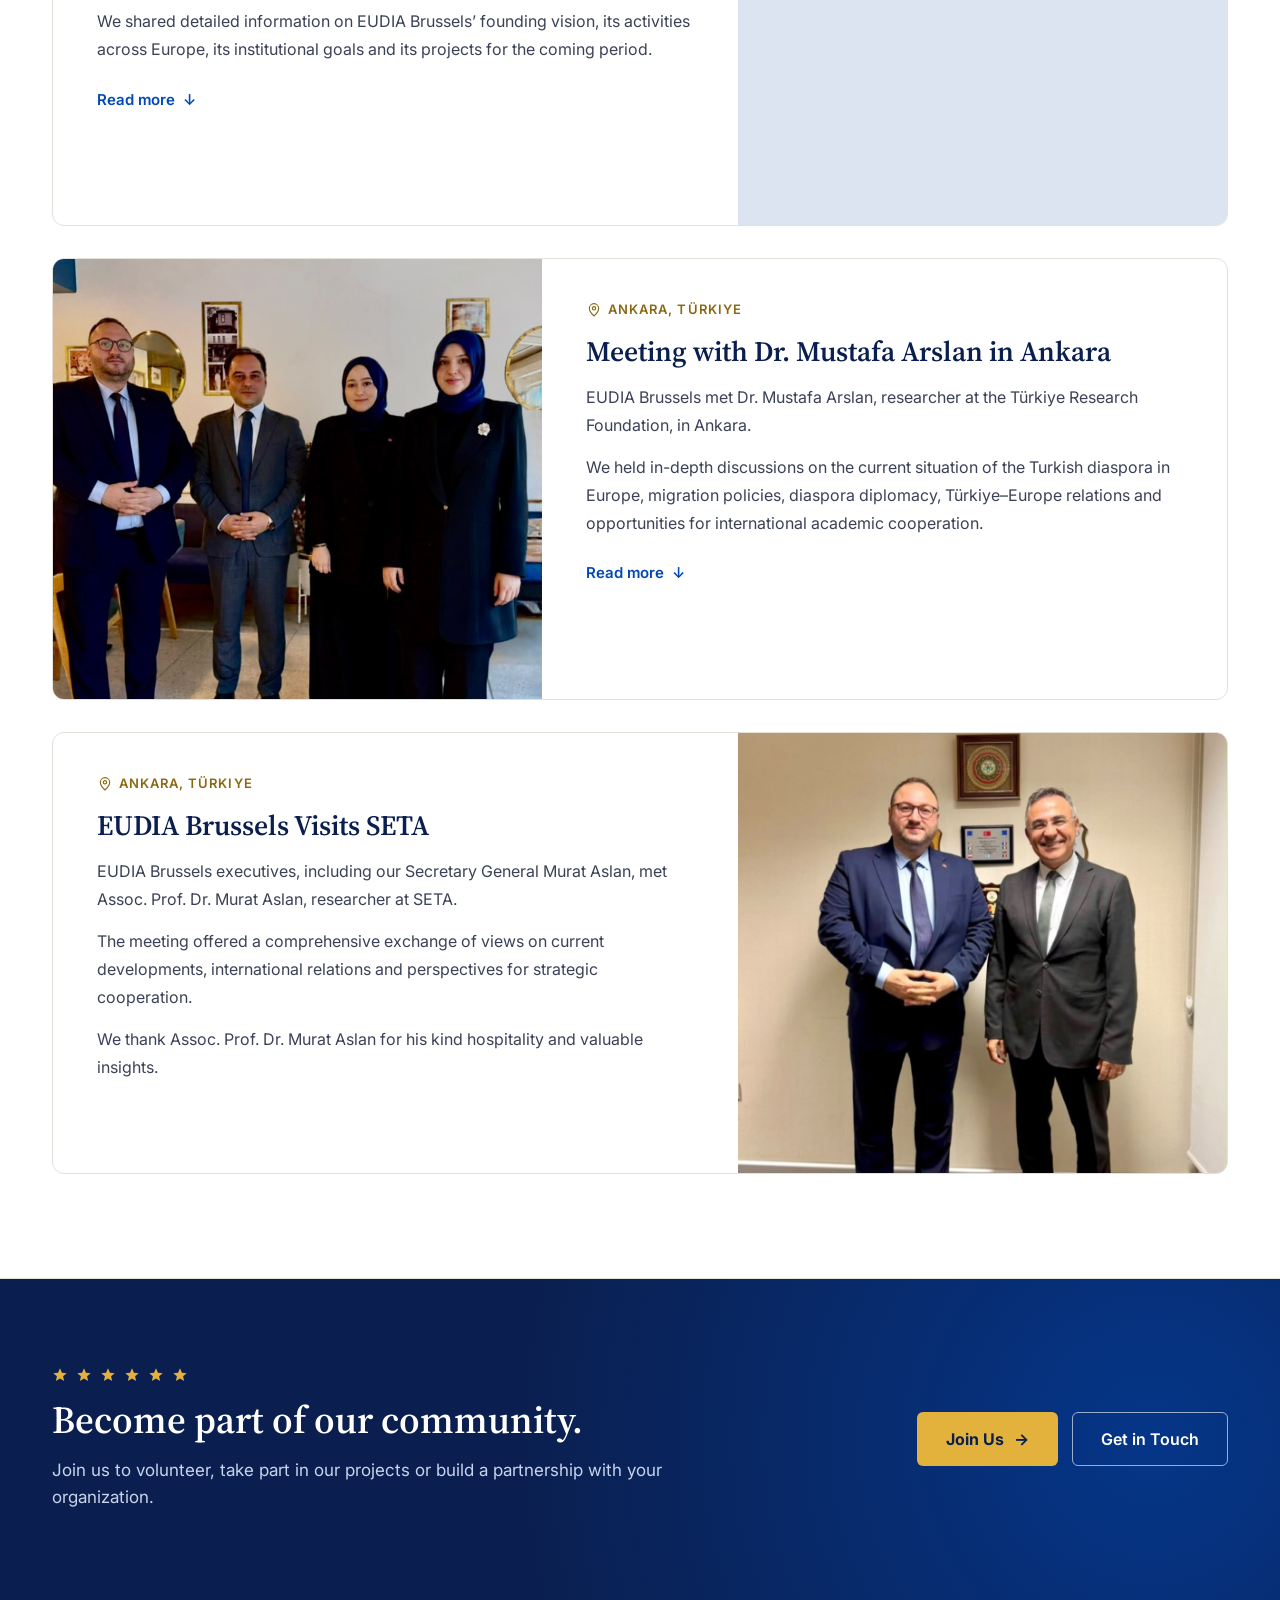
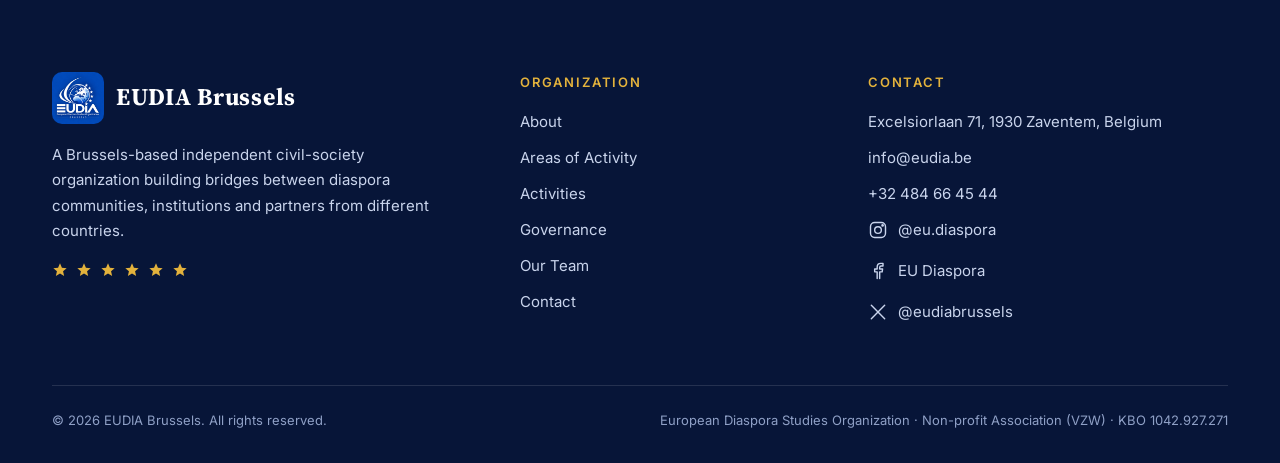
<file: html/Faaliyetler_en.html>
<!DOCTYPE html>
<html lang="en">
<head>
  <meta charset="UTF-8">
  <meta name="viewport" content="width=device-width, initial-scale=1">
  <title>Activities — EUDIA Brussels</title>
  <meta name="description" content="EUDIA Brussels events programme and institutional visits.">
  <meta name="theme-color" content="#0048B7">

  <meta property="og:type" content="website">
  <meta property="og:site_name" content="EUDIA Brussels">
  <meta property="og:title" content="Activities — EUDIA Brussels">
  <meta property="og:description" content="EUDIA Brussels events programme and institutional visits.">
  <meta property="og:locale" content="en_GB">
  <meta property="og:image" content="../img/logo/eudia-logo.jpg">

  <link rel="alternate" hreflang="tr" href="Faaliyetler_tr.html">
  <link rel="icon" type="image/png" href="../img/logo/favicon.png">
  <link rel="apple-touch-icon" href="../img/logo/eudia-logo.jpg">

  <link rel="preconnect" href="https://fonts.googleapis.com">
  <link rel="preconnect" href="https://fonts.gstatic.com" crossorigin>
  <link rel="stylesheet" href="https://fonts.googleapis.com/css2?family=Inter:wght@400;500;600;700&amp;family=Source+Serif+4:ital,opsz,wght@0,8..60,500;0,8..60,600;0,8..60,700;1,8..60,500&amp;display=swap">

  <link rel="stylesheet" href="../css/common.css">
  <link rel="stylesheet" href="../css/Faaliyetler.css">
</head>
<body class="page-activities">

<a class="skip-link" href="#main">Skip to content</a>

<header class="site-header" data-header>
  <div class="container header__inner">
    <a class="brand" href="MainPage_en.html" aria-label="EUDIA Brussels — Home">
      <img class="brand__logo" src="../img/logo/eudia-logo.jpg" alt="" width="52" height="52">
      <span class="brand__text">
        <span class="brand__name">EUDIA Brussels</span>
        <span class="brand__sub" lang="en">European Diaspora Studies Organization</span>
      </span>
    </a>

    <nav class="nav" id="site-nav" aria-label="Main menu">
      <ul class="nav__list">
        <li><a class="nav__link" href="About_en.html">About</a></li>
        <li><a class="nav__link" href="Calisma_alanlari_en.html">Areas of Activity</a></li>
        <li><a class="nav__link is-active" aria-current="page" href="Faaliyetler_en.html">Activities</a></li>
        <li><a class="nav__link" href="Yonetim_en.html">Governance</a></li>
        <li><a class="nav__link" href="Ekibimiz_en.html">Our Team</a></li>
        <li><a class="nav__link" href="Iletisim_en.html">Contact</a></li>
      </ul>
      <div class="nav__actions">
        <div class="lang-switch" role="group" aria-label="Language">
          <a href="Faaliyetler_tr.html" hreflang="tr" lang="tr" aria-label="Türkçe">TR</a><a href="Faaliyetler_en.html" hreflang="en" lang="en" aria-current="true" aria-label="English">EN</a>
        </div>
        <a class="btn btn--primary btn--sm" href="#" data-join>Join Us</a>
      </div>
    </nav>

    <button class="menu-toggle" type="button" aria-expanded="false" aria-controls="site-nav">
      <span></span><span></span><span></span>
      <span class="sr-only">Open / close menu</span>
    </button>
  </div>
</header>

<main id="main">

  <section class="page-hero">
    <svg class="deco-arcs" viewBox="0 0 600 600" aria-hidden="true"><path d="M60 540 C 60 240, 300 50, 580 60"/><path d="M10 480 C 40 250, 230 100, 480 80"/><path d="M120 580 C 150 350, 350 170, 600 160"/></svg>
    <div class="container">
      <div class="page-hero__inner hero-anim">
        <nav class="breadcrumb" aria-label="Breadcrumb">
          <a href="MainPage_en.html">Home</a><span aria-hidden="true">/</span><span>Activities</span>
        </nav>
        <span class="gold-rule"></span>
        <h1>Activities</h1>
        <p>Our events and institutional meetings: from Brussels to the world, let’s think together.</p>
      </div>
    </div>
  </section>

  <nav class="subnav" aria-label="Activities">
    <div class="container subnav__inner">
      <a href="#etkinlikler"><svg viewBox="0 0 24 24" fill="none" stroke="currentColor" stroke-width="1.7" stroke-linecap="round" stroke-linejoin="round" aria-hidden="true"><rect x="3" y="5" width="18" height="16" rx="2"/><path d="M16 3v4M8 3v4M3 10h18"/><path d="M8 14h2M14 14h2M8 17h2"/></svg> Events</a>
      <a href="#ziyaretler"><svg viewBox="0 0 24 24" fill="none" stroke="currentColor" stroke-width="1.7" stroke-linecap="round" stroke-linejoin="round" aria-hidden="true"><path d="M3 11l4-4 5 2 5-2 4 4"/><path d="M7 7v6l5 5 5-5V7"/><path d="M10 13l2 2 2-2"/></svg> Visits & Meetings</a>
    </div>
  </nav>

  <section class="section" id="etkinlikler">
    <div class="container">
      <div class="section-head reveal">
        <span class="eyebrow">Events</span>
        <h2 class="section-title">Events Programme</h2>
      </div>
      <div class="events-list">
        <article class="event-card reveal" id="belcikada-afrika-diasporasi" data-event-date="2026-11-13T21:00:00+03:00">
          <div class="event-card__date">
            <span class="event-card__day">13</span>
            <span class="event-card__month">November 2026</span>
            <span class="event-card__time"><svg viewBox="0 0 24 24" fill="none" stroke="currentColor" stroke-width="1.7" stroke-linecap="round" stroke-linejoin="round" aria-hidden="true"><circle cx="12" cy="12" r="9"/><path d="M12 7v5l3 2"/></svg> Friday · 21:00 Türkiye / 19:00 Brussels</span>
          </div>
          <div class="event-card__body">
            <div class="event-card__tags">
              <span class="tag tag--status" data-status data-upcoming="Upcoming" data-past="Completed">Upcoming</span>
              <span class="tag">Online</span>
              <span class="tag">Africa Agenda</span>
            </div>
            <h3>The African Diaspora in Belgium</h3>
            <ul class="event-card__people">
              <li class="event-card__person">
                <strong>Sevda Bağator</strong>
                <span>President, European Diaspora Studies Organization (EUDIA Brussels)</span>
              </li>
              <li class="event-card__person">
                <strong>Dr. Mustafa Arslan</strong>
                <span>Türkiye Research Foundation</span>
              </li>
            </ul>
          </div>
        </article>
      </div>
    </div>
  </section>

  <section class="section section--white" id="ziyaretler">
    <div class="container">
      <div class="section-head reveal">
        <span class="eyebrow">Visits & Meetings</span>
        <h2 class="section-title">Institutional Visits & Meetings</h2>
        <p class="lead">We meet public institutions, think tanks and academic circles to build new areas of cooperation between Europe and Türkiye.</p>
      </div>
      <div class="visits-list">
        <article class="visit reveal" id="epc-talks-geopolitics">
          <div class="photo visit__photo" data-photo data-label="Photo coming soon"><img src="../img/ziyaretler/epc-talks-geopolitics.jpg" alt="Participation in EPC Talks Geopolitics" loading="lazy" decoding="async"></div>
          <div class="visit__body">
            <span class="visit__place"><svg viewBox="0 0 24 24" fill="none" stroke="currentColor" stroke-width="1.7" stroke-linecap="round" stroke-linejoin="round" aria-hidden="true"><path d="M12 21s-7-6.2-7-11.5A7 7 0 0 1 19 9.5C19 14.8 12 21 12 21z"/><circle cx="12" cy="9.5" r="2.5"/></svg> Brussels, Belgium · 19 November 2026</span>
            <h3>Participation in EPC Talks Geopolitics</h3>
            <div class="visit__text">
              <p>On 19 November 2026, Ahmet Emirhan Abay, EUDIA Brussels Coordinator for Universities & Academic Partnerships, took part in EPC Talks Geopolitics, organised by the European Policy Centre (EPC).</p>
              <p>The programme, featuring NATO Deputy Secretary General Radmila Shekerinska as speaker, addressed the transformation of the Euro-Atlantic security architecture, current geopolitical developments, NATO’s approach to changing security threats and the Alliance’s future strategic priorities within the “NATO 3.0” framework.</p>
              <div class="visit__more" id="more-epc-talks-geopolitics">
                <p>We place great importance on closely following the international agenda, considering strategic assessments from different perspectives and developing our channels of dialogue with Europe-based institutions, think tanks and diplomatic circles.</p>
                <p>We thank the European Policy Centre for hosting this important exchange of views, and NATO Deputy Secretary General Radmila Shekerinska for sharing her insights.</p>
              </div>
              <button class="visit__toggle" type="button" aria-expanded="false" aria-controls="more-epc-talks-geopolitics" data-more="Read more" data-less="Show less">Read more <span class="arrow" aria-hidden="true">↓</span></button>
            </div>
          </div>
        </article>
        <article class="visit reveal" id="ab-daimi-temsilciligi">
          <div class="photo visit__photo" data-photo data-label="Photo coming soon"><img src="../img/ziyaretler/ab-daimi-temsilciligi.jpg" alt="Visit to the Permanent Delegation of Türkiye to the EU" loading="lazy" decoding="async"></div>
          <div class="visit__body">
            <span class="visit__place"><svg viewBox="0 0 24 24" fill="none" stroke="currentColor" stroke-width="1.7" stroke-linecap="round" stroke-linejoin="round" aria-hidden="true"><path d="M12 21s-7-6.2-7-11.5A7 7 0 0 1 19 9.5C19 14.8 12 21 12 21z"/><circle cx="12" cy="9.5" r="2.5"/></svg> Brussels, Belgium</span>
            <h3>Visit to the Permanent Delegation of Türkiye to the EU</h3>
            <div class="visit__text">
              <p>A EUDIA Brussels delegation led by our Founding President Sevda Bağator met Deputy Permanent Representative Mr. Orhan Aydın and EU Counsellors Mr. Arda Deniz Aksular and Ms. Aysel Tolunay at the Permanent Delegation of Türkiye to the European Union.</p>
              <p>We discussed Türkiye–EU relations, the diaspora, the international representation of young people, academic cooperation and opportunities for joint work.</p>
              <p>We thank them for their kind hospitality and valuable insights.</p>

            </div>
          </div>
        </article>
        <article class="visit reveal" id="disisleri-bakanligi">
          <div class="photo visit__photo" data-photo data-label="Photo coming soon"><img src="../img/ziyaretler/disisleri-bakanligi.jpg" alt="Visit to the Directorate for EU Affairs, Ministry of Foreign Affairs" loading="lazy" decoding="async"></div>
          <div class="visit__body">
            <span class="visit__place"><svg viewBox="0 0 24 24" fill="none" stroke="currentColor" stroke-width="1.7" stroke-linecap="round" stroke-linejoin="round" aria-hidden="true"><path d="M12 21s-7-6.2-7-11.5A7 7 0 0 1 19 9.5C19 14.8 12 21 12 21z"/><circle cx="12" cy="9.5" r="2.5"/></svg> Ankara, Türkiye</span>
            <h3>Visit to the Directorate for EU Affairs, Ministry of Foreign Affairs</h3>
            <div class="visit__text">
              <p>As part of our institutional meetings in Ankara, EUDIA Brussels visited Ms. Elif Kurşunlu, Director General for Relations with the European Union at the Directorate for EU Affairs of the Ministry of Foreign Affairs of the Republic of Türkiye.</p>
              <p>We discussed EUDIA Brussels’ Brussels-based international vision, our diaspora work in Europe and the projects we aim to develop in youth, academia, diplomacy and international cooperation.</p>
              <div class="visit__more" id="more-disisleri-bakanligi">
                <p>We also met Mr. Bülent Özcan, Director General for Financial Cooperation and Project Implementation, and exchanged views on EU funds, project development processes and opportunities for international partnerships.</p>
                <p>For us, these meetings are more than institutional visits. They are an important part of building new areas of cooperation between Europe and Türkiye based on knowledge, experience and shared goals, and of making the experience of our communities in Europe more visible at academic, diplomatic and institutional levels.</p>
              </div>
              <button class="visit__toggle" type="button" aria-expanded="false" aria-controls="more-disisleri-bakanligi" data-more="Read more" data-less="Show less">Read more <span class="arrow" aria-hidden="true">↓</span></button>
            </div>
          </div>
        </article>
        <article class="visit reveal" id="savunma-sanayii">
          <div class="photo visit__photo" data-photo data-label="Photo coming soon"><img src="../img/ziyaretler/savunma-sanayii-hakan-karatas.jpg" alt="Visit to Prof. Dr. Hakan Karataş, Vice President of Defence Industries" loading="lazy" decoding="async"></div>
          <div class="visit__body">
            
            <h3>Visit to Prof. Dr. Hakan Karataş, Vice President of Defence Industries</h3>
            <div class="visit__text">
              <p>A EUDIA Brussels delegation paid a visit to Prof. Dr. Hakan Karataş, Vice President of Defence Industries of the Republic of Türkiye, and held a productive meeting.</p>
              <p>We shared detailed information on EUDIA Brussels’ founding vision, its activities across Europe, its institutional goals and its projects for the coming period.</p>
              <div class="visit__more" id="more-savunma-sanayii">
                <p>We discussed the importance of bringing Türkiye’s national technology and capability vision in the defence industry to young generations, universities and academic circles in Europe.</p>
                <p>In particular, we explored opportunities for joint work on connecting young people living in Europe with Türkiye’s defence industry ecosystem, developing academic cooperation between universities, supporting young engineers, and increasing knowledge and experience sharing in artificial intelligence and advanced technologies.</p>
              </div>
              <button class="visit__toggle" type="button" aria-expanded="false" aria-controls="more-savunma-sanayii" data-more="Read more" data-less="Show less">Read more <span class="arrow" aria-hidden="true">↓</span></button>
            </div>
          </div>
        </article>
        <article class="visit reveal" id="mustafa-arslan">
          <div class="photo visit__photo" data-photo data-label="Photo coming soon"><img src="../img/ziyaretler/mustafa-arslan-ankara.jpg" alt="Meeting with Dr. Mustafa Arslan in Ankara" loading="lazy" decoding="async"></div>
          <div class="visit__body">
            <span class="visit__place"><svg viewBox="0 0 24 24" fill="none" stroke="currentColor" stroke-width="1.7" stroke-linecap="round" stroke-linejoin="round" aria-hidden="true"><path d="M12 21s-7-6.2-7-11.5A7 7 0 0 1 19 9.5C19 14.8 12 21 12 21z"/><circle cx="12" cy="9.5" r="2.5"/></svg> Ankara, Türkiye</span>
            <h3>Meeting with Dr. Mustafa Arslan in Ankara</h3>
            <div class="visit__text">
              <p>EUDIA Brussels met Dr. Mustafa Arslan, researcher at the Türkiye Research Foundation, in Ankara.</p>
              <p>We held in-depth discussions on the current situation of the Turkish diaspora in Europe, migration policies, diaspora diplomacy, Türkiye–Europe relations and opportunities for international academic cooperation.</p>
              <div class="visit__more" id="more-mustafa-arslan">
                <p>Our meeting with Dr. Mustafa Arslan, faculty member at Ankara Medipol University and Founding Director of the Ankara Diaspora and Diplomacy Research Centre, provided a valuable exchange of ideas for EUDIA Brussels’ work in diaspora research and academic cooperation.</p>
                <p>We exchanged views on strengthening academic ties between Europe and Türkiye, developing joint research areas and building sustainable cooperation in diaspora studies.</p>
              </div>
              <button class="visit__toggle" type="button" aria-expanded="false" aria-controls="more-mustafa-arslan" data-more="Read more" data-less="Show less">Read more <span class="arrow" aria-hidden="true">↓</span></button>
            </div>
          </div>
        </article>
        <article class="visit reveal" id="seta">
          <div class="photo visit__photo" data-photo data-label="Photo coming soon"><img src="../img/ziyaretler/seta.jpg" alt="EUDIA Brussels Visits SETA" loading="lazy" decoding="async"></div>
          <div class="visit__body">
            <span class="visit__place"><svg viewBox="0 0 24 24" fill="none" stroke="currentColor" stroke-width="1.7" stroke-linecap="round" stroke-linejoin="round" aria-hidden="true"><path d="M12 21s-7-6.2-7-11.5A7 7 0 0 1 19 9.5C19 14.8 12 21 12 21z"/><circle cx="12" cy="9.5" r="2.5"/></svg> Ankara, Türkiye</span>
            <h3>EUDIA Brussels Visits SETA</h3>
            <div class="visit__text">
              <p>EUDIA Brussels executives, including our Secretary General Murat Aslan, met Assoc. Prof. Dr. Murat Aslan, researcher at SETA.</p>
              <p>The meeting offered a comprehensive exchange of views on current developments, international relations and perspectives for strategic cooperation.</p>
              <p>We thank Assoc. Prof. Dr. Murat Aslan for his kind hospitality and valuable insights.</p>

            </div>
          </div>
        </article>
      </div>
    </div>
  </section>

  <section class="cta-band" aria-labelledby="cta-title">
    <div class="container">
      <div class="cta-band__inner reveal">
        <div class="cta-band__text">
          <div class="stars stars--twinkle" aria-hidden="true"><svg viewBox="0 0 24 24" aria-hidden="true"><path d="M12 2l2.9 6.6 7.1.6-5.4 4.7 1.6 7L12 17.2 5.8 20.9l1.6-7L2 9.2l7.1-.6z"/></svg><svg viewBox="0 0 24 24" aria-hidden="true"><path d="M12 2l2.9 6.6 7.1.6-5.4 4.7 1.6 7L12 17.2 5.8 20.9l1.6-7L2 9.2l7.1-.6z"/></svg><svg viewBox="0 0 24 24" aria-hidden="true"><path d="M12 2l2.9 6.6 7.1.6-5.4 4.7 1.6 7L12 17.2 5.8 20.9l1.6-7L2 9.2l7.1-.6z"/></svg><svg viewBox="0 0 24 24" aria-hidden="true"><path d="M12 2l2.9 6.6 7.1.6-5.4 4.7 1.6 7L12 17.2 5.8 20.9l1.6-7L2 9.2l7.1-.6z"/></svg><svg viewBox="0 0 24 24" aria-hidden="true"><path d="M12 2l2.9 6.6 7.1.6-5.4 4.7 1.6 7L12 17.2 5.8 20.9l1.6-7L2 9.2l7.1-.6z"/></svg><svg viewBox="0 0 24 24" aria-hidden="true"><path d="M12 2l2.9 6.6 7.1.6-5.4 4.7 1.6 7L12 17.2 5.8 20.9l1.6-7L2 9.2l7.1-.6z"/></svg></div>
          <h2 id="cta-title">Become part of our community.</h2>
          <p>Join us to volunteer, take part in our projects or build a partnership with your organization.</p>
        </div>
        <div class="cta-band__actions">
          <a class="btn btn--gold btn--lg" href="#" data-join>Join Us <span class="arrow" aria-hidden="true">→</span></a>
          <a class="btn btn--outline-light btn--lg" href="Iletisim_en.html">Get in Touch</a>
        </div>
      </div>
    </div>
  </section>

</main>

<footer class="site-footer">
  <div class="container">
    <div class="footer__grid">
      <div class="footer__brand">
        <a class="brand" href="MainPage_en.html">
          <img class="brand__logo" src="../img/logo/eudia-logo.jpg" alt="" width="52" height="52" loading="lazy">
          <span class="brand__text"><span class="brand__name">EUDIA Brussels</span></span>
        </a>
        <p>A Brussels-based independent civil-society organization building bridges between diaspora communities, institutions and partners from different countries.</p>
        <div class="stars stars--twinkle" aria-hidden="true"><svg viewBox="0 0 24 24" aria-hidden="true"><path d="M12 2l2.9 6.6 7.1.6-5.4 4.7 1.6 7L12 17.2 5.8 20.9l1.6-7L2 9.2l7.1-.6z"/></svg><svg viewBox="0 0 24 24" aria-hidden="true"><path d="M12 2l2.9 6.6 7.1.6-5.4 4.7 1.6 7L12 17.2 5.8 20.9l1.6-7L2 9.2l7.1-.6z"/></svg><svg viewBox="0 0 24 24" aria-hidden="true"><path d="M12 2l2.9 6.6 7.1.6-5.4 4.7 1.6 7L12 17.2 5.8 20.9l1.6-7L2 9.2l7.1-.6z"/></svg><svg viewBox="0 0 24 24" aria-hidden="true"><path d="M12 2l2.9 6.6 7.1.6-5.4 4.7 1.6 7L12 17.2 5.8 20.9l1.6-7L2 9.2l7.1-.6z"/></svg><svg viewBox="0 0 24 24" aria-hidden="true"><path d="M12 2l2.9 6.6 7.1.6-5.4 4.7 1.6 7L12 17.2 5.8 20.9l1.6-7L2 9.2l7.1-.6z"/></svg><svg viewBox="0 0 24 24" aria-hidden="true"><path d="M12 2l2.9 6.6 7.1.6-5.4 4.7 1.6 7L12 17.2 5.8 20.9l1.6-7L2 9.2l7.1-.6z"/></svg></div>
      </div>
      <div>
        <h2 class="footer__title">Organization</h2>
        <ul class="footer__list">
            <li><a href="About_en.html">About</a></li>
            <li><a href="Calisma_alanlari_en.html">Areas of Activity</a></li>
            <li><a href="Faaliyetler_en.html">Activities</a></li>
            <li><a href="Yonetim_en.html">Governance</a></li>
            <li><a href="Ekibimiz_en.html">Our Team</a></li>
            <li><a href="Iletisim_en.html">Contact</a></li>
        </ul>
      </div>
      <div>
        <h2 class="footer__title">Contact</h2>
        <ul class="footer__list">
          <li><a href="https://www.google.com/maps/search/?api=1&query=Excelsiorlaan+71+1930+Zaventem+Belgium" target="_blank" rel="noopener">Excelsiorlaan 71, 1930 Zaventem, Belgium</a></li>
          <li><a href="mailto:info@eudia.be">info@eudia.be</a></li>
          <li><a href="tel:+32484664544">+32 484 66 45 44</a></li>
          <li><a class="footer__social" href="https://www.instagram.com/eu.diaspora" target="_blank" rel="noopener"><svg viewBox="0 0 24 24" fill="none" stroke="currentColor" stroke-width="1.7" stroke-linecap="round" stroke-linejoin="round" aria-hidden="true"><rect x="3" y="3" width="18" height="18" rx="5"/><circle cx="12" cy="12" r="4"/><circle cx="17.5" cy="6.5" r=".8" fill="currentColor"/></svg> @eu.diaspora</a></li>
          <li><a class="footer__social" href="https://www.facebook.com/profile.php?id=61594972829004" target="_blank" rel="noopener"><svg viewBox="0 0 24 24" fill="none" stroke="currentColor" stroke-width="1.7" stroke-linecap="round" stroke-linejoin="round" aria-hidden="true"><path d="M14 21v-8h3l.5-3.5H14V7.8c0-1 .3-1.8 1.8-1.8H18V3a24 24 0 0 0-2.7-.1C12.6 2.9 11 4.5 11 7.4v2.1H8V13h3v8"/></svg> EU Diaspora</a></li>
          <li><a class="footer__social" href="https://x.com/eudiabrussels" target="_blank" rel="noopener"><svg viewBox="0 0 24 24" fill="none" stroke="currentColor" stroke-width="1.7" stroke-linecap="round" stroke-linejoin="round" aria-hidden="true"><path d="M4 4l16 16M20 4L4 20"/></svg> @eudiabrussels</a></li>
        </ul>
      </div>
    </div>
    <div class="footer__bottom">
      <span>© <span data-year>2026</span> EUDIA Brussels. All rights reserved.</span>
      <span>European Diaspora Studies Organization · Non-profit Association (VZW) · KBO 1042.927.271</span>
    </div>
  </div>
</footer>

<button class="back-to-top" type="button" data-back-to-top aria-label="Back to top">
  <svg viewBox="0 0 24 24" fill="none" stroke="currentColor" stroke-width="2" stroke-linecap="round" stroke-linejoin="round" aria-hidden="true"><path d="M12 19V5M5 12l7-7 7 7"/></svg>
</button>
<div class="toast" role="status" aria-live="polite" data-toast></div>

<script src="../javascript/common.js" defer></script>
<script src="../javascript/Faaliyetler.js" defer></script>
</body>
</html>
</file>
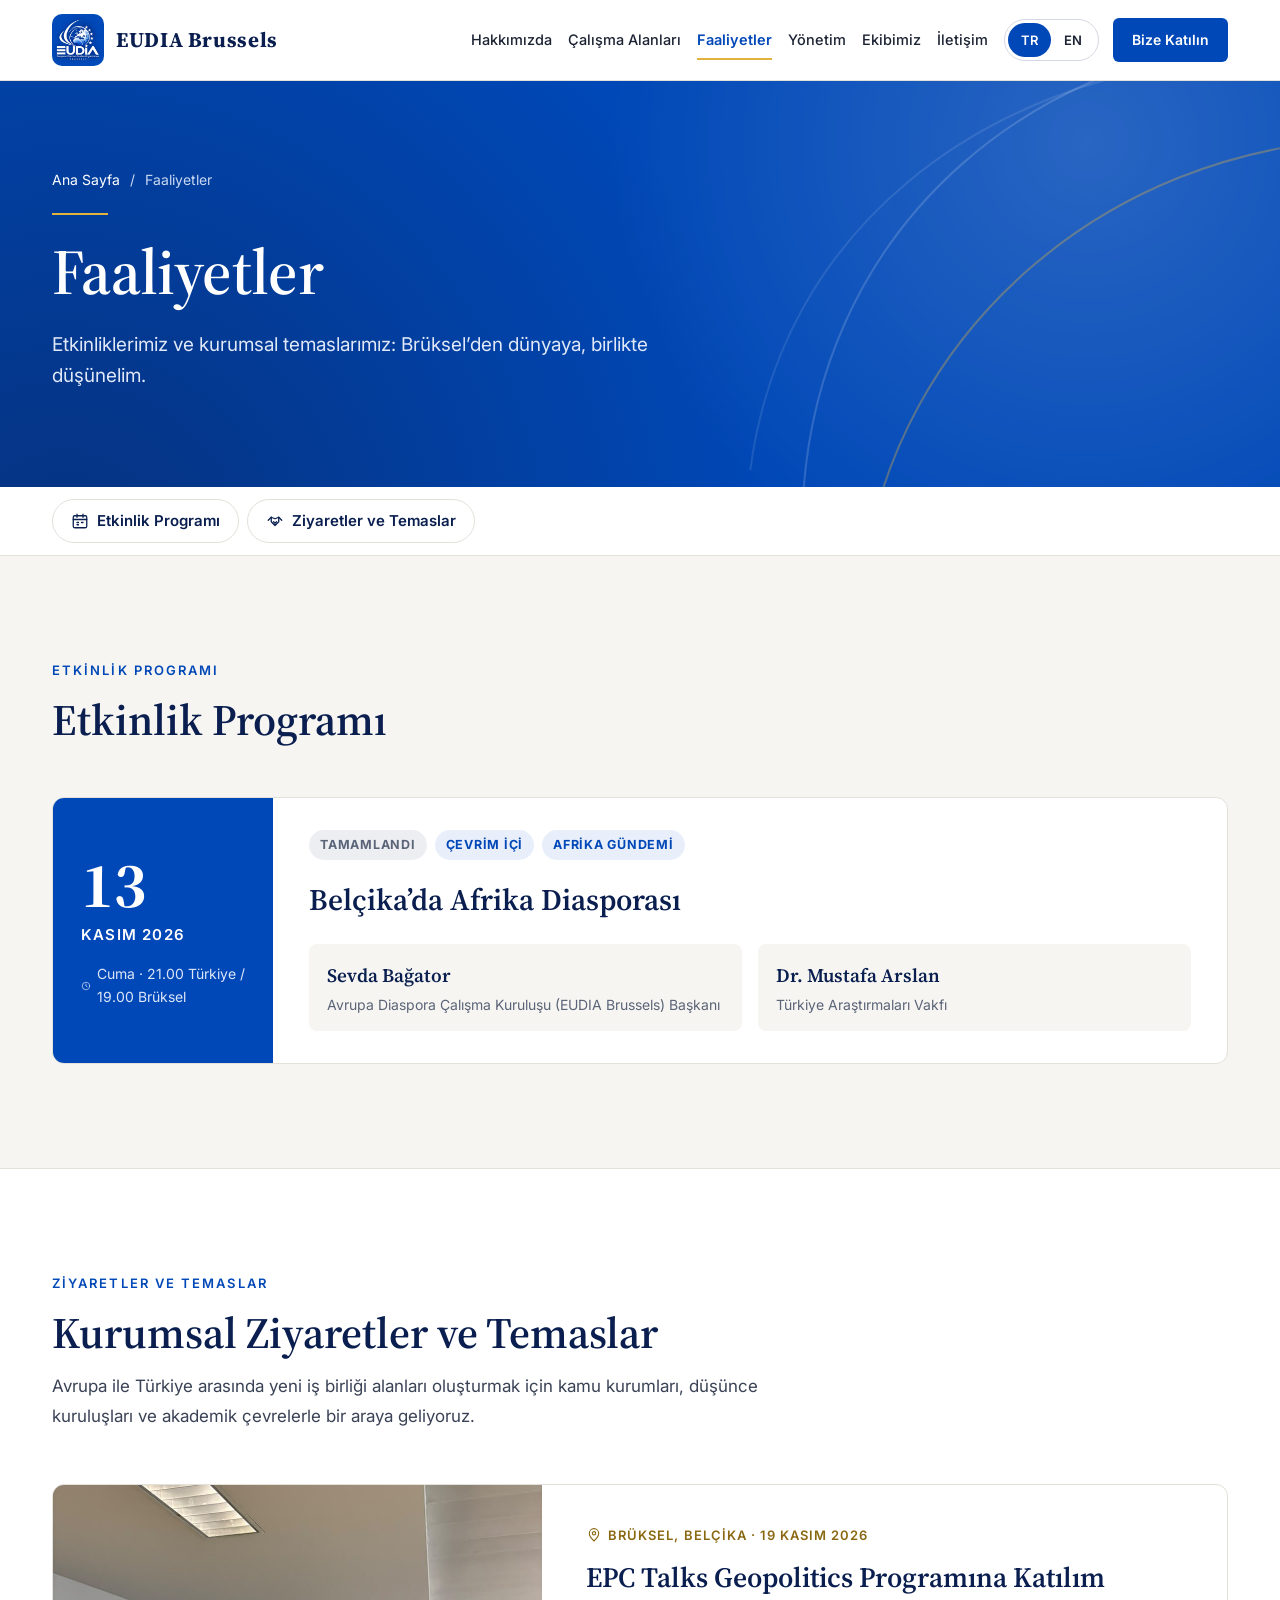
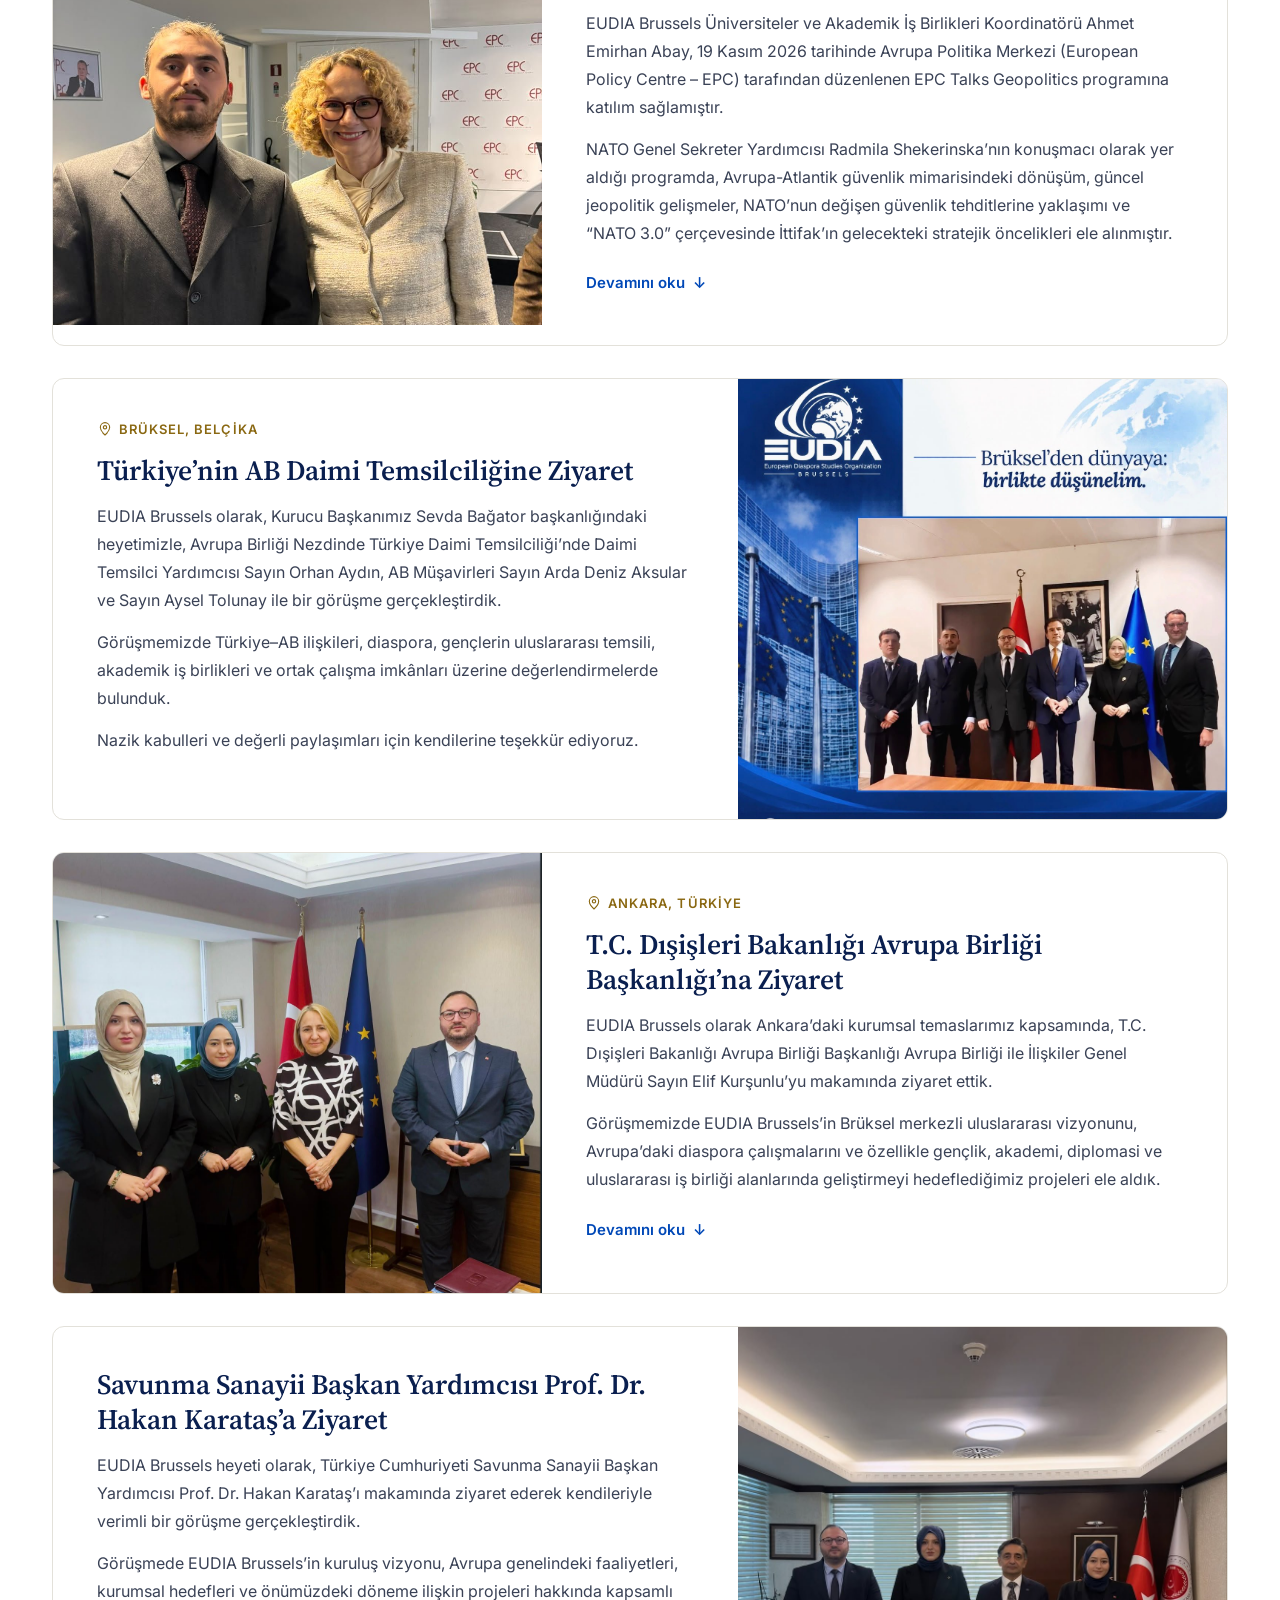
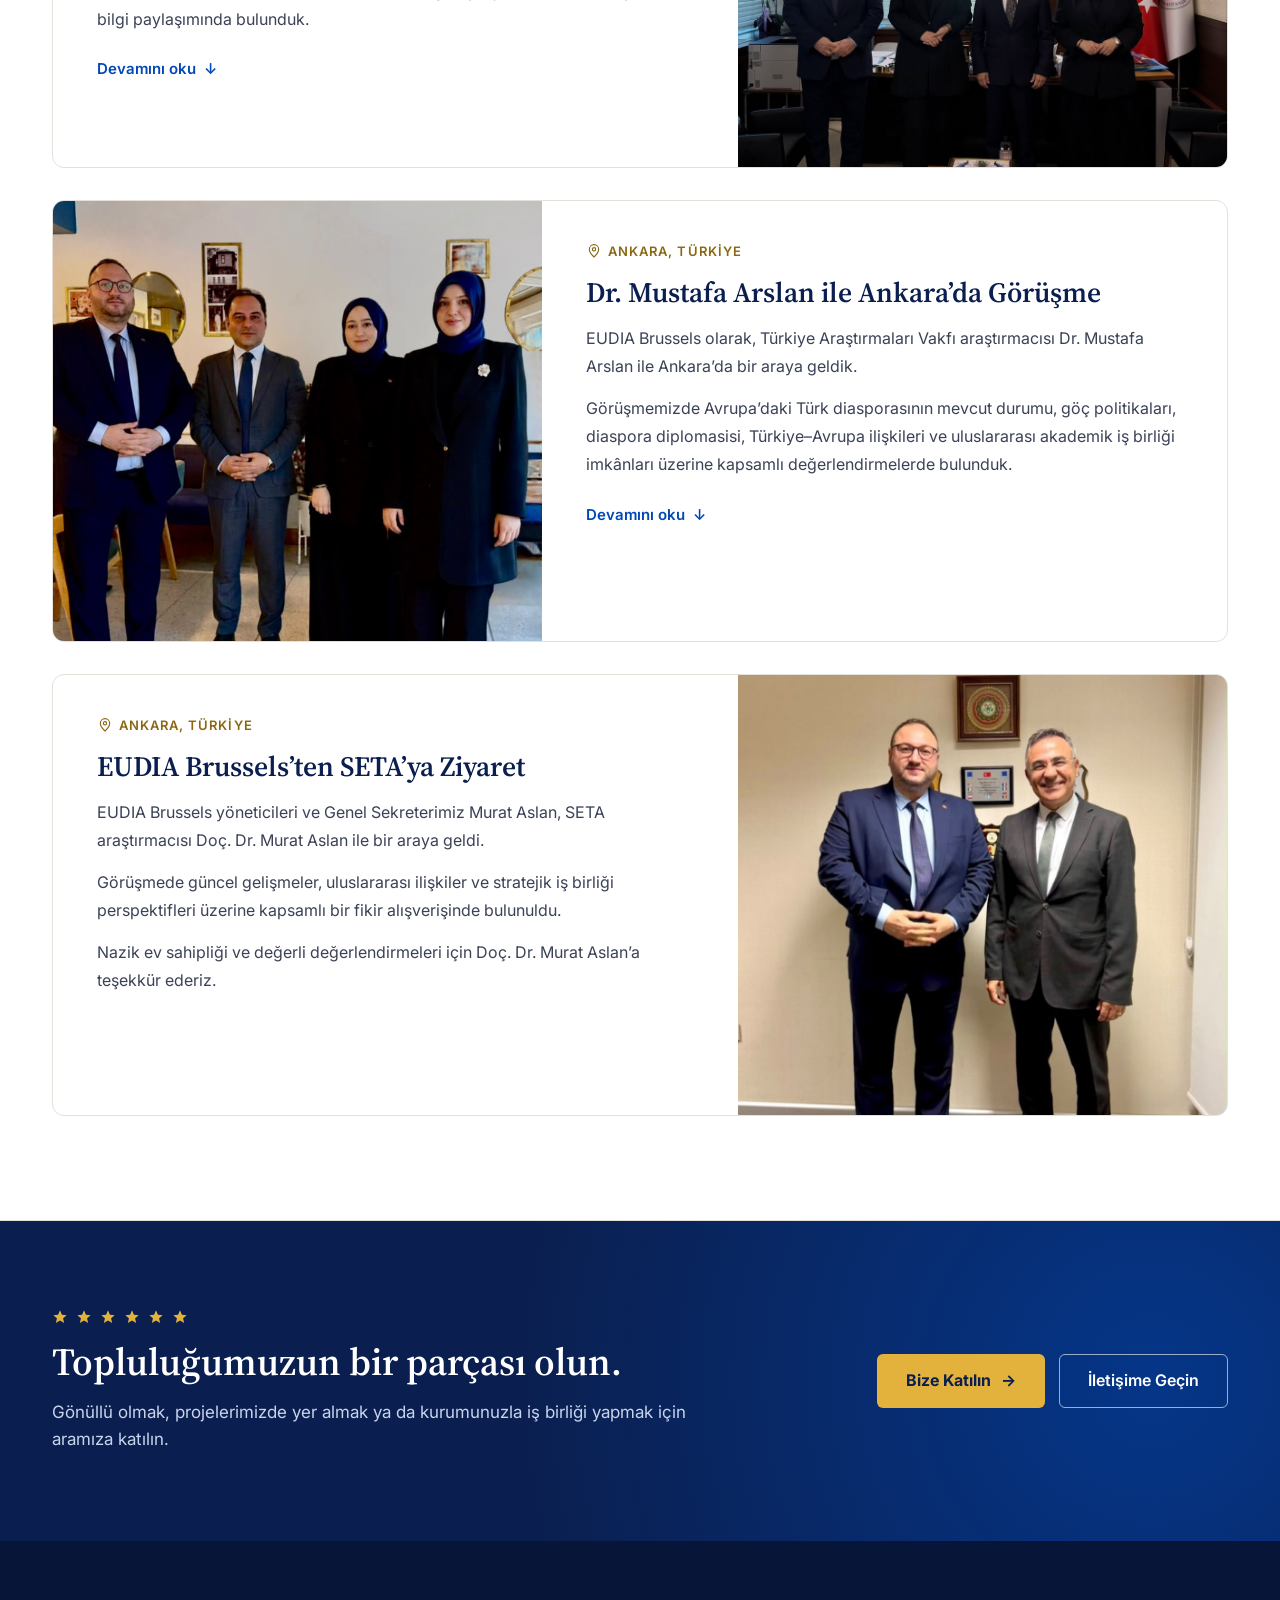
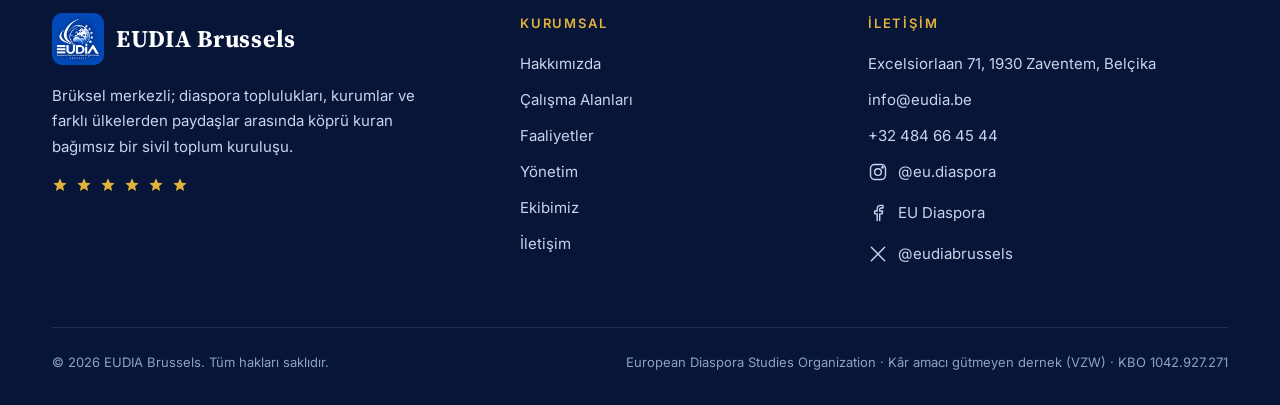
<file: html/Faaliyetler_tr.html>
<!DOCTYPE html>
<html lang="tr">
<head>
  <meta charset="UTF-8">
  <meta name="viewport" content="width=device-width, initial-scale=1">
  <title>Faaliyetler — EUDIA Brussels</title>
  <meta name="description" content="EUDIA Brussels etkinlik programı ve kurumsal ziyaretleri.">
  <meta name="theme-color" content="#0048B7">

  <meta property="og:type" content="website">
  <meta property="og:site_name" content="EUDIA Brussels">
  <meta property="og:title" content="Faaliyetler — EUDIA Brussels">
  <meta property="og:description" content="EUDIA Brussels etkinlik programı ve kurumsal ziyaretleri.">
  <meta property="og:locale" content="tr_TR">
  <meta property="og:image" content="../img/logo/eudia-logo.jpg">

  <link rel="alternate" hreflang="en" href="Faaliyetler_en.html">
  <link rel="icon" type="image/png" href="../img/logo/favicon.png">
  <link rel="apple-touch-icon" href="../img/logo/eudia-logo.jpg">

  <link rel="preconnect" href="https://fonts.googleapis.com">
  <link rel="preconnect" href="https://fonts.gstatic.com" crossorigin>
  <link rel="stylesheet" href="https://fonts.googleapis.com/css2?family=Inter:wght@400;500;600;700&amp;family=Source+Serif+4:ital,opsz,wght@0,8..60,500;0,8..60,600;0,8..60,700;1,8..60,500&amp;display=swap">

  <link rel="stylesheet" href="../css/common.css">
  <link rel="stylesheet" href="../css/Faaliyetler.css">
</head>
<body class="page-activities">

<a class="skip-link" href="#main">İçeriğe geç</a>

<header class="site-header" data-header>
  <div class="container header__inner">
    <a class="brand" href="MainPage_tr.html" aria-label="EUDIA Brussels — Ana Sayfa">
      <img class="brand__logo" src="../img/logo/eudia-logo.jpg" alt="" width="52" height="52">
      <span class="brand__text">
        <span class="brand__name">EUDIA Brussels</span>
        <span class="brand__sub" lang="en">European Diaspora Studies Organization</span>
      </span>
    </a>

    <nav class="nav" id="site-nav" aria-label="Ana menü">
      <ul class="nav__list">
        <li><a class="nav__link" href="About_tr.html">Hakkımızda</a></li>
        <li><a class="nav__link" href="Calisma_alanlari_tr.html">Çalışma Alanları</a></li>
        <li><a class="nav__link is-active" aria-current="page" href="Faaliyetler_tr.html">Faaliyetler</a></li>
        <li><a class="nav__link" href="Yonetim_tr.html">Yönetim</a></li>
        <li><a class="nav__link" href="Ekibimiz_tr.html">Ekibimiz</a></li>
        <li><a class="nav__link" href="Iletisim_tr.html">İletişim</a></li>
      </ul>
      <div class="nav__actions">
        <div class="lang-switch" role="group" aria-label="Dil seçimi">
          <a href="Faaliyetler_tr.html" hreflang="tr" lang="tr" aria-current="true" aria-label="Türkçe">TR</a><a href="Faaliyetler_en.html" hreflang="en" lang="en" aria-label="English">EN</a>
        </div>
        <a class="btn btn--primary btn--sm" href="#" data-join>Bize Katılın</a>
      </div>
    </nav>

    <button class="menu-toggle" type="button" aria-expanded="false" aria-controls="site-nav">
      <span></span><span></span><span></span>
      <span class="sr-only">Menüyü aç / kapat</span>
    </button>
  </div>
</header>

<main id="main">

  <section class="page-hero">
    <svg class="deco-arcs" viewBox="0 0 600 600" aria-hidden="true"><path d="M60 540 C 60 240, 300 50, 580 60"/><path d="M10 480 C 40 250, 230 100, 480 80"/><path d="M120 580 C 150 350, 350 170, 600 160"/></svg>
    <div class="container">
      <div class="page-hero__inner hero-anim">
        <nav class="breadcrumb" aria-label="Breadcrumb">
          <a href="MainPage_tr.html">Ana Sayfa</a><span aria-hidden="true">/</span><span>Faaliyetler</span>
        </nav>
        <span class="gold-rule"></span>
        <h1>Faaliyetler</h1>
        <p>Etkinliklerimiz ve kurumsal temaslarımız: Brüksel’den dünyaya, birlikte düşünelim.</p>
      </div>
    </div>
  </section>

  <nav class="subnav" aria-label="Faaliyetler">
    <div class="container subnav__inner">
      <a href="#etkinlikler"><svg viewBox="0 0 24 24" fill="none" stroke="currentColor" stroke-width="1.7" stroke-linecap="round" stroke-linejoin="round" aria-hidden="true"><rect x="3" y="5" width="18" height="16" rx="2"/><path d="M16 3v4M8 3v4M3 10h18"/><path d="M8 14h2M14 14h2M8 17h2"/></svg> Etkinlik Programı</a>
      <a href="#ziyaretler"><svg viewBox="0 0 24 24" fill="none" stroke="currentColor" stroke-width="1.7" stroke-linecap="round" stroke-linejoin="round" aria-hidden="true"><path d="M3 11l4-4 5 2 5-2 4 4"/><path d="M7 7v6l5 5 5-5V7"/><path d="M10 13l2 2 2-2"/></svg> Ziyaretler ve Temaslar</a>
    </div>
  </nav>

  <section class="section" id="etkinlikler">
    <div class="container">
      <div class="section-head reveal">
        <span class="eyebrow">Etkinlik Programı</span>
        <h2 class="section-title">Etkinlik Programı</h2>
      </div>
      <div class="events-list">
        <article class="event-card reveal" id="belcikada-afrika-diasporasi" data-event-date="2026-11-13T21:00:00+03:00">
          <div class="event-card__date">
            <span class="event-card__day">13</span>
            <span class="event-card__month">Kasım 2026</span>
            <span class="event-card__time"><svg viewBox="0 0 24 24" fill="none" stroke="currentColor" stroke-width="1.7" stroke-linecap="round" stroke-linejoin="round" aria-hidden="true"><circle cx="12" cy="12" r="9"/><path d="M12 7v5l3 2"/></svg> Cuma · 21.00 Türkiye / 19.00 Brüksel</span>
          </div>
          <div class="event-card__body">
            <div class="event-card__tags">
              <span class="tag tag--status" data-status data-upcoming="Yaklaşan" data-past="Tamamlandı">Yaklaşan</span>
              <span class="tag">Çevrim içi</span>
              <span class="tag">Afrika Gündemi</span>
            </div>
            <h3>Belçika’da Afrika Diasporası</h3>
            <ul class="event-card__people">
              <li class="event-card__person">
                <strong>Sevda Bağator</strong>
                <span>Avrupa Diaspora Çalışma Kuruluşu (EUDIA Brussels) Başkanı</span>
              </li>
              <li class="event-card__person">
                <strong>Dr. Mustafa Arslan</strong>
                <span>Türkiye Araştırmaları Vakfı</span>
              </li>
            </ul>
          </div>
        </article>
      </div>
    </div>
  </section>

  <section class="section section--white" id="ziyaretler">
    <div class="container">
      <div class="section-head reveal">
        <span class="eyebrow">Ziyaretler ve Temaslar</span>
        <h2 class="section-title">Kurumsal Ziyaretler ve Temaslar</h2>
        <p class="lead">Avrupa ile Türkiye arasında yeni iş birliği alanları oluşturmak için kamu kurumları, düşünce kuruluşları ve akademik çevrelerle bir araya geliyoruz.</p>
      </div>
      <div class="visits-list">
        <article class="visit reveal" id="epc-talks-geopolitics">
          <div class="photo visit__photo" data-photo data-label="Fotoğraf eklenecek"><img src="../img/ziyaretler/epc-talks-geopolitics.jpg" alt="EPC Talks Geopolitics Programına Katılım" loading="lazy" decoding="async"></div>
          <div class="visit__body">
            <span class="visit__place"><svg viewBox="0 0 24 24" fill="none" stroke="currentColor" stroke-width="1.7" stroke-linecap="round" stroke-linejoin="round" aria-hidden="true"><path d="M12 21s-7-6.2-7-11.5A7 7 0 0 1 19 9.5C19 14.8 12 21 12 21z"/><circle cx="12" cy="9.5" r="2.5"/></svg> Brüksel, Belçika · 19 Kasım 2026</span>
            <h3>EPC Talks Geopolitics Programına Katılım</h3>
            <div class="visit__text">
              <p>EUDIA Brussels Üniversiteler ve Akademik İş Birlikleri Koordinatörü Ahmet Emirhan Abay, 19 Kasım 2026 tarihinde Avrupa Politika Merkezi (European Policy Centre – EPC) tarafından düzenlenen EPC Talks Geopolitics programına katılım sağlamıştır.</p>
              <p>NATO Genel Sekreter Yardımcısı Radmila Shekerinska’nın konuşmacı olarak yer aldığı programda, Avrupa-Atlantik güvenlik mimarisindeki dönüşüm, güncel jeopolitik gelişmeler, NATO’nun değişen güvenlik tehditlerine yaklaşımı ve “NATO 3.0” çerçevesinde İttifak’ın gelecekteki stratejik öncelikleri ele alınmıştır.</p>
              <div class="visit__more" id="more-epc-talks-geopolitics">
                <p>Uluslararası gündemi yakından takip etmeye, stratejik değerlendirmeleri farklı perspektiflerden ele almaya ve Avrupa merkezli kurumlar, düşünce kuruluşları ve diplomatik çevrelerle diyalog kanallarımızı geliştirmeye önem veriyoruz.</p>
                <p>Bu önemli fikir alışverişine ev sahipliği yapan European Policy Centre’a ve değerlendirmelerini paylaşan NATO Genel Sekreter Yardımcısı Radmila Shekerinska’ya teşekkür ederiz.</p>
              </div>
              <button class="visit__toggle" type="button" aria-expanded="false" aria-controls="more-epc-talks-geopolitics" data-more="Devamını oku" data-less="Daha az göster">Devamını oku <span class="arrow" aria-hidden="true">↓</span></button>
            </div>
          </div>
        </article>
        <article class="visit reveal" id="ab-daimi-temsilciligi">
          <div class="photo visit__photo" data-photo data-label="Fotoğraf eklenecek"><img src="../img/ziyaretler/ab-daimi-temsilciligi.jpg" alt="Türkiye’nin AB Daimi Temsilciliğine Ziyaret" loading="lazy" decoding="async"></div>
          <div class="visit__body">
            <span class="visit__place"><svg viewBox="0 0 24 24" fill="none" stroke="currentColor" stroke-width="1.7" stroke-linecap="round" stroke-linejoin="round" aria-hidden="true"><path d="M12 21s-7-6.2-7-11.5A7 7 0 0 1 19 9.5C19 14.8 12 21 12 21z"/><circle cx="12" cy="9.5" r="2.5"/></svg> Brüksel, Belçika</span>
            <h3>Türkiye’nin AB Daimi Temsilciliğine Ziyaret</h3>
            <div class="visit__text">
              <p>EUDIA Brussels olarak, Kurucu Başkanımız Sevda Bağator başkanlığındaki heyetimizle, Avrupa Birliği Nezdinde Türkiye Daimi Temsilciliği’nde Daimi Temsilci Yardımcısı Sayın Orhan Aydın, AB Müşavirleri Sayın Arda Deniz Aksular ve Sayın Aysel Tolunay ile bir görüşme gerçekleştirdik.</p>
              <p>Görüşmemizde Türkiye–AB ilişkileri, diaspora, gençlerin uluslararası temsili, akademik iş birlikleri ve ortak çalışma imkânları üzerine değerlendirmelerde bulunduk.</p>
              <p>Nazik kabulleri ve değerli paylaşımları için kendilerine teşekkür ediyoruz.</p>

            </div>
          </div>
        </article>
        <article class="visit reveal" id="disisleri-bakanligi">
          <div class="photo visit__photo" data-photo data-label="Fotoğraf eklenecek"><img src="../img/ziyaretler/disisleri-bakanligi.jpg" alt="T.C. Dışişleri Bakanlığı Avrupa Birliği Başkanlığı’na Ziyaret" loading="lazy" decoding="async"></div>
          <div class="visit__body">
            <span class="visit__place"><svg viewBox="0 0 24 24" fill="none" stroke="currentColor" stroke-width="1.7" stroke-linecap="round" stroke-linejoin="round" aria-hidden="true"><path d="M12 21s-7-6.2-7-11.5A7 7 0 0 1 19 9.5C19 14.8 12 21 12 21z"/><circle cx="12" cy="9.5" r="2.5"/></svg> Ankara, Türkiye</span>
            <h3>T.C. Dışişleri Bakanlığı Avrupa Birliği Başkanlığı’na Ziyaret</h3>
            <div class="visit__text">
              <p>EUDIA Brussels olarak Ankara’daki kurumsal temaslarımız kapsamında, T.C. Dışişleri Bakanlığı Avrupa Birliği Başkanlığı Avrupa Birliği ile İlişkiler Genel Müdürü Sayın Elif Kurşunlu’yu makamında ziyaret ettik.</p>
              <p>Görüşmemizde EUDIA Brussels’in Brüksel merkezli uluslararası vizyonunu, Avrupa’daki diaspora çalışmalarını ve özellikle gençlik, akademi, diplomasi ve uluslararası iş birliği alanlarında geliştirmeyi hedeflediğimiz projeleri ele aldık.</p>
              <div class="visit__more" id="more-disisleri-bakanligi">
                <p>Ayrıca Mali İş Birliği ve Proje Uygulama Genel Müdürü Sayın Bülent Özcan ile de bir araya gelerek Avrupa Birliği fonları, proje geliştirme süreçleri ve uluslararası ortaklıkların imkânları üzerine değerli değerlendirmelerde bulunduk.</p>
                <p>Bizim için bu temaslar yalnızca kurumsal ziyaretlerden ibaret değil. Avrupa ile Türkiye arasında bilgi, tecrübe ve ortak hedefler temelinde yeni iş birliği alanları oluşturmanın; Avrupa’da yaşayan toplumlarımızın birikimini akademik, diplomatik ve kurumsal düzeyde daha görünür kılmanın önemli bir parçasıdır.</p>
              </div>
              <button class="visit__toggle" type="button" aria-expanded="false" aria-controls="more-disisleri-bakanligi" data-more="Devamını oku" data-less="Daha az göster">Devamını oku <span class="arrow" aria-hidden="true">↓</span></button>
            </div>
          </div>
        </article>
        <article class="visit reveal" id="savunma-sanayii">
          <div class="photo visit__photo" data-photo data-label="Fotoğraf eklenecek"><img src="../img/ziyaretler/savunma-sanayii-hakan-karatas.jpg" alt="Savunma Sanayii Başkan Yardımcısı Prof. Dr. Hakan Karataş’a Ziyaret" loading="lazy" decoding="async"></div>
          <div class="visit__body">
            
            <h3>Savunma Sanayii Başkan Yardımcısı Prof. Dr. Hakan Karataş’a Ziyaret</h3>
            <div class="visit__text">
              <p>EUDIA Brussels heyeti olarak, Türkiye Cumhuriyeti Savunma Sanayii Başkan Yardımcısı Prof. Dr. Hakan Karataş’ı makamında ziyaret ederek kendileriyle verimli bir görüşme gerçekleştirdik.</p>
              <p>Görüşmede EUDIA Brussels’in kuruluş vizyonu, Avrupa genelindeki faaliyetleri, kurumsal hedefleri ve önümüzdeki döneme ilişkin projeleri hakkında kapsamlı bilgi paylaşımında bulunduk.</p>
              <div class="visit__more" id="more-savunma-sanayii">
                <p>Türkiye’nin savunma sanayii alanında ortaya koyduğu millî teknoloji ve yetkinlik vizyonunun Avrupa’daki genç kuşaklara, üniversitelere ve akademik çevrelere ulaştırılmasının önemini ele aldık.</p>
                <p>Özellikle Avrupa’da yaşayan gençlerimizin Türkiye’nin savunma sanayii ekosistemiyle buluşturulması, üniversiteler arası akademik iş birliklerinin geliştirilmesi, genç mühendislerin desteklenmesi, yapay zekâ ve ileri teknolojiler alanında bilgi ve tecrübe paylaşımının artırılması konularında ortak çalışma imkânlarını değerlendirdik.</p>
              </div>
              <button class="visit__toggle" type="button" aria-expanded="false" aria-controls="more-savunma-sanayii" data-more="Devamını oku" data-less="Daha az göster">Devamını oku <span class="arrow" aria-hidden="true">↓</span></button>
            </div>
          </div>
        </article>
        <article class="visit reveal" id="mustafa-arslan">
          <div class="photo visit__photo" data-photo data-label="Fotoğraf eklenecek"><img src="../img/ziyaretler/mustafa-arslan-ankara.jpg" alt="Dr. Mustafa Arslan ile Ankara’da Görüşme" loading="lazy" decoding="async"></div>
          <div class="visit__body">
            <span class="visit__place"><svg viewBox="0 0 24 24" fill="none" stroke="currentColor" stroke-width="1.7" stroke-linecap="round" stroke-linejoin="round" aria-hidden="true"><path d="M12 21s-7-6.2-7-11.5A7 7 0 0 1 19 9.5C19 14.8 12 21 12 21z"/><circle cx="12" cy="9.5" r="2.5"/></svg> Ankara, Türkiye</span>
            <h3>Dr. Mustafa Arslan ile Ankara’da Görüşme</h3>
            <div class="visit__text">
              <p>EUDIA Brussels olarak, Türkiye Araştırmaları Vakfı araştırmacısı Dr. Mustafa Arslan ile Ankara’da bir araya geldik.</p>
              <p>Görüşmemizde Avrupa’daki Türk diasporasının mevcut durumu, göç politikaları, diaspora diplomasisi, Türkiye–Avrupa ilişkileri ve uluslararası akademik iş birliği imkânları üzerine kapsamlı değerlendirmelerde bulunduk.</p>
              <div class="visit__more" id="more-mustafa-arslan">
                <p>Ankara Medipol Üniversitesi öğretim üyesi ve Ankara Diaspora ve Diplomasi Araştırmaları Merkezi Kurucu Başkanı Dr. Mustafa Arslan ile gerçekleştirdiğimiz görüşme, EUDIA Brussels’in diaspora araştırmaları ve akademik iş birlikleri alanındaki çalışmalarına yönelik önemli bir fikir alışverişine vesile oldu.</p>
                <p>Avrupa ile Türkiye arasında akademik bağların güçlendirilmesi, ortak araştırma alanlarının geliştirilmesi ve diaspora çalışmalarında sürdürülebilir iş birliklerinin oluşturulması konularında görüş alışverişinde bulunduk.</p>
              </div>
              <button class="visit__toggle" type="button" aria-expanded="false" aria-controls="more-mustafa-arslan" data-more="Devamını oku" data-less="Daha az göster">Devamını oku <span class="arrow" aria-hidden="true">↓</span></button>
            </div>
          </div>
        </article>
        <article class="visit reveal" id="seta">
          <div class="photo visit__photo" data-photo data-label="Fotoğraf eklenecek"><img src="../img/ziyaretler/seta.jpg" alt="EUDIA Brussels’ten SETA’ya Ziyaret" loading="lazy" decoding="async"></div>
          <div class="visit__body">
            <span class="visit__place"><svg viewBox="0 0 24 24" fill="none" stroke="currentColor" stroke-width="1.7" stroke-linecap="round" stroke-linejoin="round" aria-hidden="true"><path d="M12 21s-7-6.2-7-11.5A7 7 0 0 1 19 9.5C19 14.8 12 21 12 21z"/><circle cx="12" cy="9.5" r="2.5"/></svg> Ankara, Türkiye</span>
            <h3>EUDIA Brussels’ten SETA’ya Ziyaret</h3>
            <div class="visit__text">
              <p>EUDIA Brussels yöneticileri ve Genel Sekreterimiz Murat Aslan, SETA araştırmacısı Doç. Dr. Murat Aslan ile bir araya geldi.</p>
              <p>Görüşmede güncel gelişmeler, uluslararası ilişkiler ve stratejik iş birliği perspektifleri üzerine kapsamlı bir fikir alışverişinde bulunuldu.</p>
              <p>Nazik ev sahipliği ve değerli değerlendirmeleri için Doç. Dr. Murat Aslan’a teşekkür ederiz.</p>

            </div>
          </div>
        </article>
      </div>
    </div>
  </section>

  <section class="cta-band" aria-labelledby="cta-title">
    <div class="container">
      <div class="cta-band__inner reveal">
        <div class="cta-band__text">
          <div class="stars stars--twinkle" aria-hidden="true"><svg viewBox="0 0 24 24" aria-hidden="true"><path d="M12 2l2.9 6.6 7.1.6-5.4 4.7 1.6 7L12 17.2 5.8 20.9l1.6-7L2 9.2l7.1-.6z"/></svg><svg viewBox="0 0 24 24" aria-hidden="true"><path d="M12 2l2.9 6.6 7.1.6-5.4 4.7 1.6 7L12 17.2 5.8 20.9l1.6-7L2 9.2l7.1-.6z"/></svg><svg viewBox="0 0 24 24" aria-hidden="true"><path d="M12 2l2.9 6.6 7.1.6-5.4 4.7 1.6 7L12 17.2 5.8 20.9l1.6-7L2 9.2l7.1-.6z"/></svg><svg viewBox="0 0 24 24" aria-hidden="true"><path d="M12 2l2.9 6.6 7.1.6-5.4 4.7 1.6 7L12 17.2 5.8 20.9l1.6-7L2 9.2l7.1-.6z"/></svg><svg viewBox="0 0 24 24" aria-hidden="true"><path d="M12 2l2.9 6.6 7.1.6-5.4 4.7 1.6 7L12 17.2 5.8 20.9l1.6-7L2 9.2l7.1-.6z"/></svg><svg viewBox="0 0 24 24" aria-hidden="true"><path d="M12 2l2.9 6.6 7.1.6-5.4 4.7 1.6 7L12 17.2 5.8 20.9l1.6-7L2 9.2l7.1-.6z"/></svg></div>
          <h2 id="cta-title">Topluluğumuzun bir parçası olun.</h2>
          <p>Gönüllü olmak, projelerimizde yer almak ya da kurumunuzla iş birliği yapmak için aramıza katılın.</p>
        </div>
        <div class="cta-band__actions">
          <a class="btn btn--gold btn--lg" href="#" data-join>Bize Katılın <span class="arrow" aria-hidden="true">→</span></a>
          <a class="btn btn--outline-light btn--lg" href="Iletisim_tr.html">İletişime Geçin</a>
        </div>
      </div>
    </div>
  </section>

</main>

<footer class="site-footer">
  <div class="container">
    <div class="footer__grid">
      <div class="footer__brand">
        <a class="brand" href="MainPage_tr.html">
          <img class="brand__logo" src="../img/logo/eudia-logo.jpg" alt="" width="52" height="52" loading="lazy">
          <span class="brand__text"><span class="brand__name">EUDIA Brussels</span></span>
        </a>
        <p>Brüksel merkezli; diaspora toplulukları, kurumlar ve farklı ülkelerden paydaşlar arasında köprü kuran bağımsız bir sivil toplum kuruluşu.</p>
        <div class="stars stars--twinkle" aria-hidden="true"><svg viewBox="0 0 24 24" aria-hidden="true"><path d="M12 2l2.9 6.6 7.1.6-5.4 4.7 1.6 7L12 17.2 5.8 20.9l1.6-7L2 9.2l7.1-.6z"/></svg><svg viewBox="0 0 24 24" aria-hidden="true"><path d="M12 2l2.9 6.6 7.1.6-5.4 4.7 1.6 7L12 17.2 5.8 20.9l1.6-7L2 9.2l7.1-.6z"/></svg><svg viewBox="0 0 24 24" aria-hidden="true"><path d="M12 2l2.9 6.6 7.1.6-5.4 4.7 1.6 7L12 17.2 5.8 20.9l1.6-7L2 9.2l7.1-.6z"/></svg><svg viewBox="0 0 24 24" aria-hidden="true"><path d="M12 2l2.9 6.6 7.1.6-5.4 4.7 1.6 7L12 17.2 5.8 20.9l1.6-7L2 9.2l7.1-.6z"/></svg><svg viewBox="0 0 24 24" aria-hidden="true"><path d="M12 2l2.9 6.6 7.1.6-5.4 4.7 1.6 7L12 17.2 5.8 20.9l1.6-7L2 9.2l7.1-.6z"/></svg><svg viewBox="0 0 24 24" aria-hidden="true"><path d="M12 2l2.9 6.6 7.1.6-5.4 4.7 1.6 7L12 17.2 5.8 20.9l1.6-7L2 9.2l7.1-.6z"/></svg></div>
      </div>
      <div>
        <h2 class="footer__title">Kurumsal</h2>
        <ul class="footer__list">
            <li><a href="About_tr.html">Hakkımızda</a></li>
            <li><a href="Calisma_alanlari_tr.html">Çalışma Alanları</a></li>
            <li><a href="Faaliyetler_tr.html">Faaliyetler</a></li>
            <li><a href="Yonetim_tr.html">Yönetim</a></li>
            <li><a href="Ekibimiz_tr.html">Ekibimiz</a></li>
            <li><a href="Iletisim_tr.html">İletişim</a></li>
        </ul>
      </div>
      <div>
        <h2 class="footer__title">İletişim</h2>
        <ul class="footer__list">
          <li><a href="https://www.google.com/maps/search/?api=1&query=Excelsiorlaan+71+1930+Zaventem+Belgium" target="_blank" rel="noopener">Excelsiorlaan 71, 1930 Zaventem, Belçika</a></li>
          <li><a href="mailto:info@eudia.be">info@eudia.be</a></li>
          <li><a href="tel:+32484664544">+32 484 66 45 44</a></li>
          <li><a class="footer__social" href="https://www.instagram.com/eu.diaspora" target="_blank" rel="noopener"><svg viewBox="0 0 24 24" fill="none" stroke="currentColor" stroke-width="1.7" stroke-linecap="round" stroke-linejoin="round" aria-hidden="true"><rect x="3" y="3" width="18" height="18" rx="5"/><circle cx="12" cy="12" r="4"/><circle cx="17.5" cy="6.5" r=".8" fill="currentColor"/></svg> @eu.diaspora</a></li>
          <li><a class="footer__social" href="https://www.facebook.com/profile.php?id=61594972829004" target="_blank" rel="noopener"><svg viewBox="0 0 24 24" fill="none" stroke="currentColor" stroke-width="1.7" stroke-linecap="round" stroke-linejoin="round" aria-hidden="true"><path d="M14 21v-8h3l.5-3.5H14V7.8c0-1 .3-1.8 1.8-1.8H18V3a24 24 0 0 0-2.7-.1C12.6 2.9 11 4.5 11 7.4v2.1H8V13h3v8"/></svg> EU Diaspora</a></li>
          <li><a class="footer__social" href="https://x.com/eudiabrussels" target="_blank" rel="noopener"><svg viewBox="0 0 24 24" fill="none" stroke="currentColor" stroke-width="1.7" stroke-linecap="round" stroke-linejoin="round" aria-hidden="true"><path d="M4 4l16 16M20 4L4 20"/></svg> @eudiabrussels</a></li>
        </ul>
      </div>
    </div>
    <div class="footer__bottom">
      <span>© <span data-year>2026</span> EUDIA Brussels. Tüm hakları saklıdır.</span>
      <span>European Diaspora Studies Organization · Kâr amacı gütmeyen dernek (VZW) · KBO 1042.927.271</span>
    </div>
  </div>
</footer>

<button class="back-to-top" type="button" data-back-to-top aria-label="Sayfanın başına dön">
  <svg viewBox="0 0 24 24" fill="none" stroke="currentColor" stroke-width="2" stroke-linecap="round" stroke-linejoin="round" aria-hidden="true"><path d="M12 19V5M5 12l7-7 7 7"/></svg>
</button>
<div class="toast" role="status" aria-live="polite" data-toast></div>

<script src="../javascript/common.js" defer></script>
<script src="../javascript/Faaliyetler.js" defer></script>
</body>
</html>
</file>
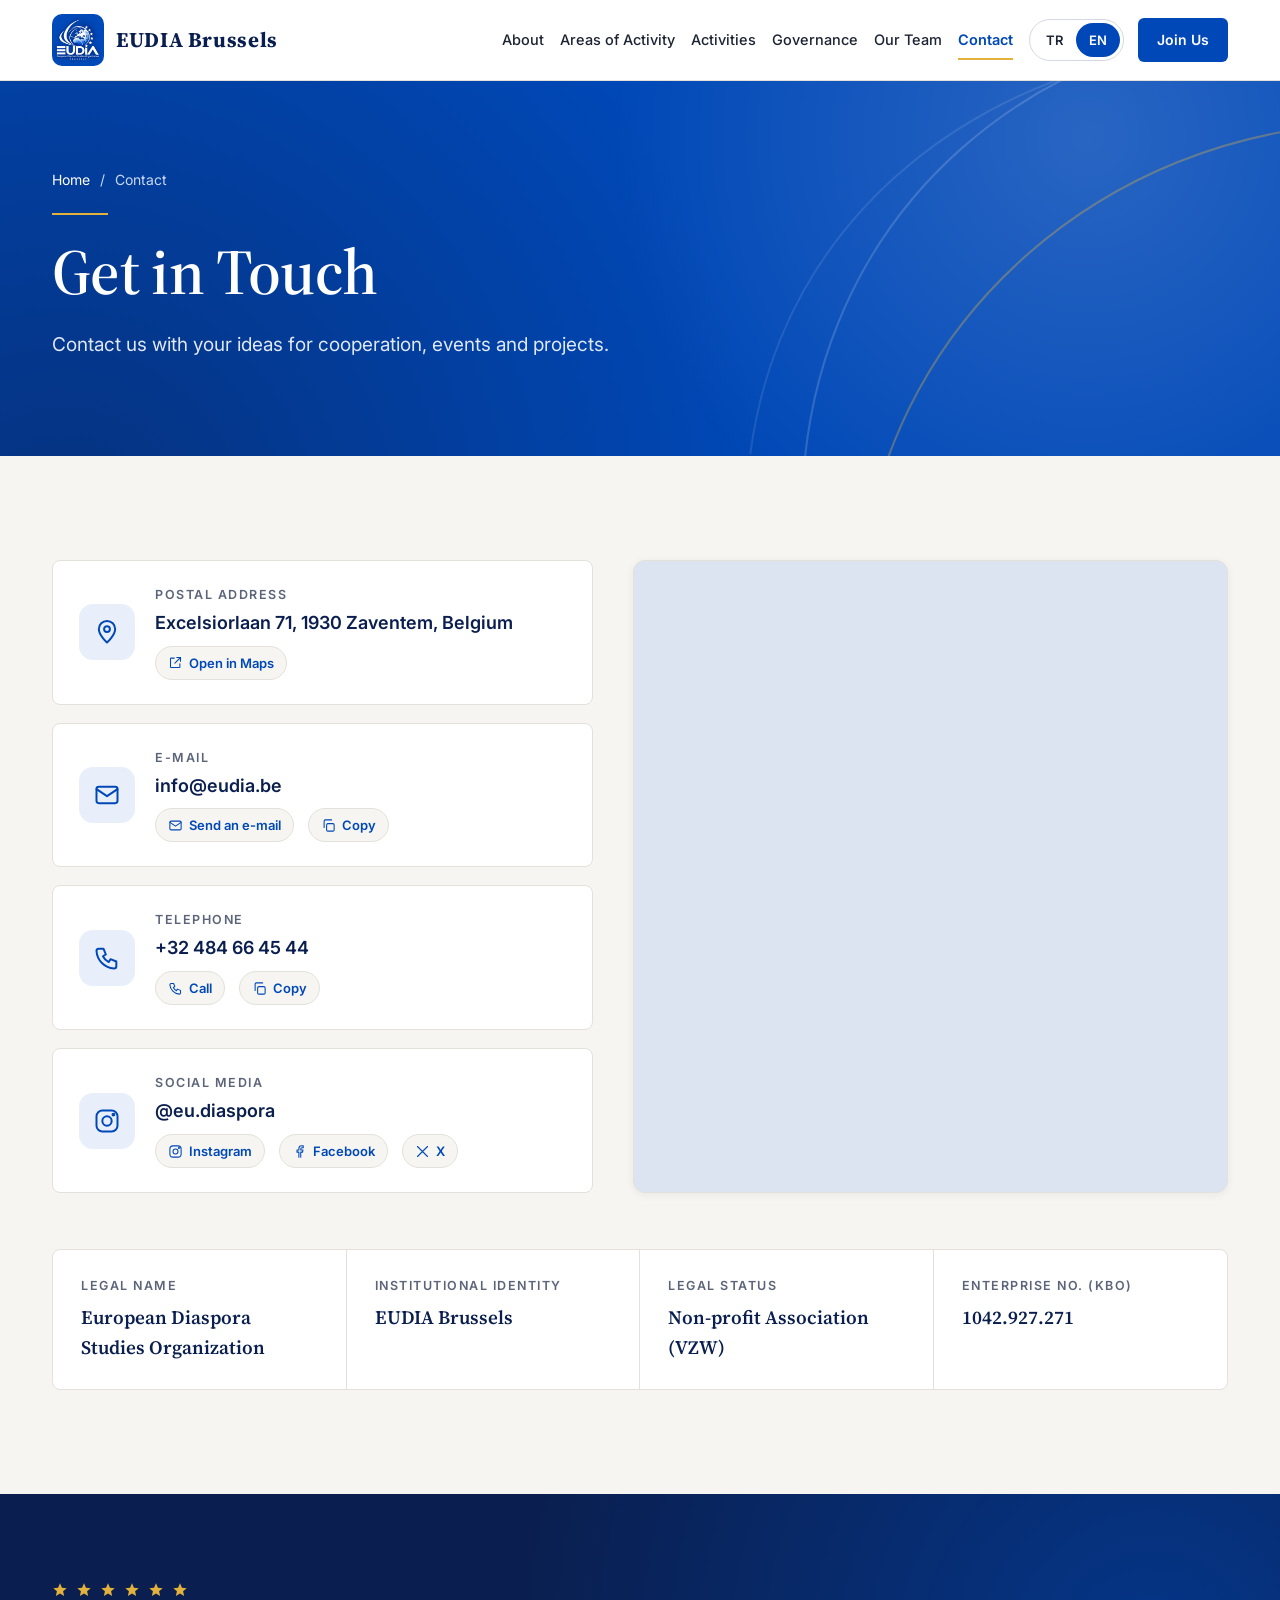
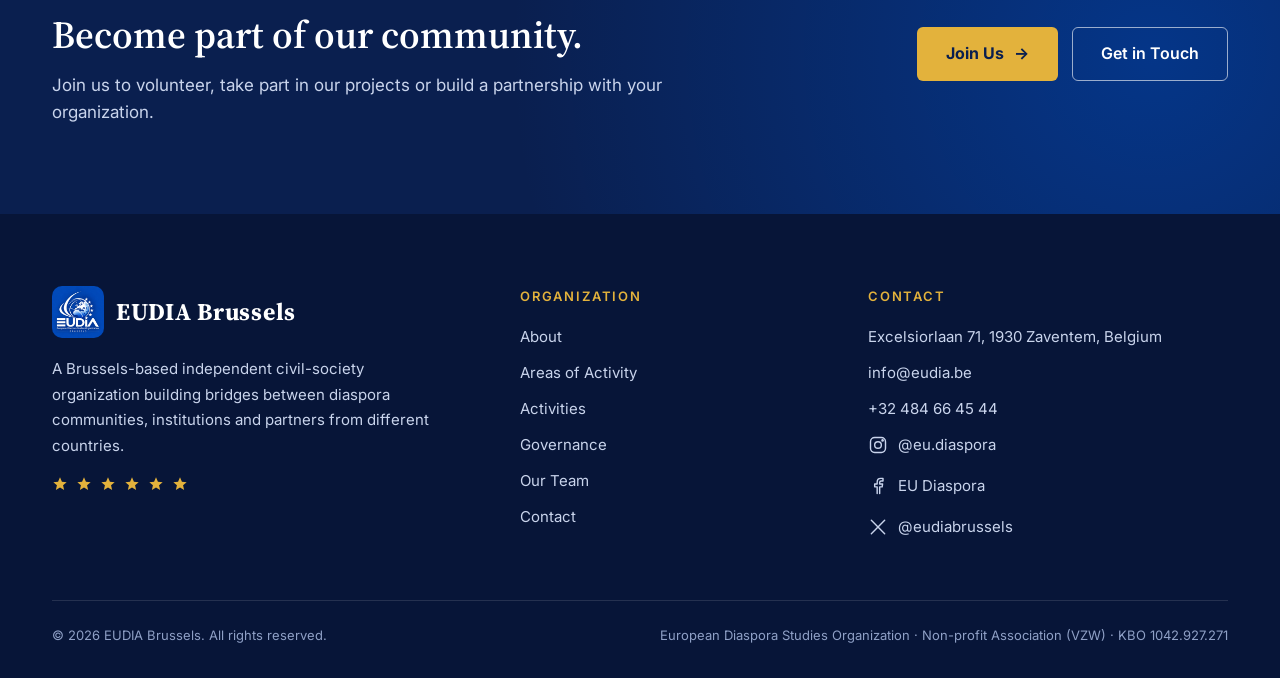
<file: html/Iletisim_en.html>
<!DOCTYPE html>
<html lang="en">
<head>
  <meta charset="UTF-8">
  <meta name="viewport" content="width=device-width, initial-scale=1">
  <title>Contact — EUDIA Brussels</title>
  <meta name="description" content="Contact EUDIA Brussels: Excelsiorlaan 71, 1930 Zaventem · info@eudia.be · +32 484 66 45 44">
  <meta name="theme-color" content="#0048B7">

  <meta property="og:type" content="website">
  <meta property="og:site_name" content="EUDIA Brussels">
  <meta property="og:title" content="Contact — EUDIA Brussels">
  <meta property="og:description" content="Contact EUDIA Brussels: Excelsiorlaan 71, 1930 Zaventem · info@eudia.be · +32 484 66 45 44">
  <meta property="og:locale" content="en_GB">
  <meta property="og:image" content="../img/logo/eudia-logo.jpg">

  <link rel="alternate" hreflang="tr" href="Iletisim_tr.html">
  <link rel="icon" type="image/png" href="../img/logo/favicon.png">
  <link rel="apple-touch-icon" href="../img/logo/eudia-logo.jpg">

  <link rel="preconnect" href="https://fonts.googleapis.com">
  <link rel="preconnect" href="https://fonts.gstatic.com" crossorigin>
  <link rel="stylesheet" href="https://fonts.googleapis.com/css2?family=Inter:wght@400;500;600;700&amp;family=Source+Serif+4:ital,opsz,wght@0,8..60,500;0,8..60,600;0,8..60,700;1,8..60,500&amp;display=swap">

  <link rel="stylesheet" href="../css/common.css">
  <link rel="stylesheet" href="../css/Iletisim.css">
</head>
<body class="page-contact">

<a class="skip-link" href="#main">Skip to content</a>

<header class="site-header" data-header>
  <div class="container header__inner">
    <a class="brand" href="MainPage_en.html" aria-label="EUDIA Brussels — Home">
      <img class="brand__logo" src="../img/logo/eudia-logo.jpg" alt="" width="52" height="52">
      <span class="brand__text">
        <span class="brand__name">EUDIA Brussels</span>
        <span class="brand__sub" lang="en">European Diaspora Studies Organization</span>
      </span>
    </a>

    <nav class="nav" id="site-nav" aria-label="Main menu">
      <ul class="nav__list">
        <li><a class="nav__link" href="About_en.html">About</a></li>
        <li><a class="nav__link" href="Calisma_alanlari_en.html">Areas of Activity</a></li>
        <li><a class="nav__link" href="Faaliyetler_en.html">Activities</a></li>
        <li><a class="nav__link" href="Yonetim_en.html">Governance</a></li>
        <li><a class="nav__link" href="Ekibimiz_en.html">Our Team</a></li>
        <li><a class="nav__link is-active" aria-current="page" href="Iletisim_en.html">Contact</a></li>
      </ul>
      <div class="nav__actions">
        <div class="lang-switch" role="group" aria-label="Language">
          <a href="Iletisim_tr.html" hreflang="tr" lang="tr" aria-label="Türkçe">TR</a><a href="Iletisim_en.html" hreflang="en" lang="en" aria-current="true" aria-label="English">EN</a>
        </div>
        <a class="btn btn--primary btn--sm" href="#" data-join>Join Us</a>
      </div>
    </nav>

    <button class="menu-toggle" type="button" aria-expanded="false" aria-controls="site-nav">
      <span></span><span></span><span></span>
      <span class="sr-only">Open / close menu</span>
    </button>
  </div>
</header>

<main id="main">

  <section class="page-hero">
    <svg class="deco-arcs" viewBox="0 0 600 600" aria-hidden="true"><path d="M60 540 C 60 240, 300 50, 580 60"/><path d="M10 480 C 40 250, 230 100, 480 80"/><path d="M120 580 C 150 350, 350 170, 600 160"/></svg>
    <div class="container">
      <div class="page-hero__inner hero-anim">
        <nav class="breadcrumb" aria-label="Breadcrumb">
          <a href="MainPage_en.html">Home</a><span aria-hidden="true">/</span><span>Contact</span>
        </nav>
        <span class="gold-rule"></span>
        <h1>Get in Touch</h1>
        <p>Contact us with your ideas for cooperation, events and projects.</p>
      </div>
    </div>
  </section>

  <section class="section">
    <div class="container">
      <div class="contact-layout">
        <div class="contact-cards" data-stagger="90">
          <div class="contact-card reveal">
            <span class="icon-badge"><svg viewBox="0 0 24 24" fill="none" stroke="currentColor" stroke-width="1.7" stroke-linecap="round" stroke-linejoin="round" aria-hidden="true"><path d="M12 21s-7-6.2-7-11.5A7 7 0 0 1 19 9.5C19 14.8 12 21 12 21z"/><circle cx="12" cy="9.5" r="2.5"/></svg></span>
            <div>
              <span class="contact-card__label">Postal address</span>
              <span class="contact-card__value">Excelsiorlaan 71, 1930 Zaventem, Belgium</span>
              <div class="contact-card__actions">
                <a class="chip-btn" href="https://www.google.com/maps/search/?api=1&query=Excelsiorlaan+71+1930+Zaventem+Belgium" target="_blank" rel="noopener"><svg viewBox="0 0 24 24" fill="none" stroke="currentColor" stroke-width="1.7" stroke-linecap="round" stroke-linejoin="round" aria-hidden="true"><path d="M14 4h6v6"/><path d="M20 4l-9 9"/><path d="M19 14v5a1 1 0 0 1-1 1H5a1 1 0 0 1-1-1V6a1 1 0 0 1 1-1h5"/></svg> Open in Maps</a>
              </div>
            </div>
          </div>
          <div class="contact-card reveal">
            <span class="icon-badge"><svg viewBox="0 0 24 24" fill="none" stroke="currentColor" stroke-width="1.7" stroke-linecap="round" stroke-linejoin="round" aria-hidden="true"><rect x="3" y="5" width="18" height="14" rx="2"/><path d="m3 7 9 6 9-6"/></svg></span>
            <div>
              <span class="contact-card__label">E-mail</span>
              <a class="contact-card__value" href="mailto:info@eudia.be">info@eudia.be</a>
              <div class="contact-card__actions">
                <a class="chip-btn" href="mailto:info@eudia.be"><svg viewBox="0 0 24 24" fill="none" stroke="currentColor" stroke-width="1.7" stroke-linecap="round" stroke-linejoin="round" aria-hidden="true"><rect x="3" y="5" width="18" height="14" rx="2"/><path d="m3 7 9 6 9-6"/></svg> Send an e-mail</a>
                <button class="chip-btn" type="button" data-copy="info@eudia.be" data-copied="Copied to clipboard"><svg viewBox="0 0 24 24" fill="none" stroke="currentColor" stroke-width="1.7" stroke-linecap="round" stroke-linejoin="round" aria-hidden="true"><rect x="9" y="9" width="12" height="12" rx="2"/><path d="M5 15V5a2 2 0 0 1 2-2h10"/></svg> Copy</button>
              </div>
            </div>
          </div>
          <div class="contact-card reveal">
            <span class="icon-badge"><svg viewBox="0 0 24 24" fill="none" stroke="currentColor" stroke-width="1.7" stroke-linecap="round" stroke-linejoin="round" aria-hidden="true"><path d="M5 4h4l2 5-2.5 1.5a11 11 0 0 0 5 5L15 13l5 2v4a2 2 0 0 1-2 2A16 16 0 0 1 3 6a2 2 0 0 1 2-2"/></svg></span>
            <div>
              <span class="contact-card__label">Telephone</span>
              <a class="contact-card__value" href="tel:+32484664544">+32 484 66 45 44</a>
              <div class="contact-card__actions">
                <a class="chip-btn" href="tel:+32484664544"><svg viewBox="0 0 24 24" fill="none" stroke="currentColor" stroke-width="1.7" stroke-linecap="round" stroke-linejoin="round" aria-hidden="true"><path d="M5 4h4l2 5-2.5 1.5a11 11 0 0 0 5 5L15 13l5 2v4a2 2 0 0 1-2 2A16 16 0 0 1 3 6a2 2 0 0 1 2-2"/></svg> Call</a>
                <button class="chip-btn" type="button" data-copy="+32 484 66 45 44" data-copied="Copied to clipboard"><svg viewBox="0 0 24 24" fill="none" stroke="currentColor" stroke-width="1.7" stroke-linecap="round" stroke-linejoin="round" aria-hidden="true"><rect x="9" y="9" width="12" height="12" rx="2"/><path d="M5 15V5a2 2 0 0 1 2-2h10"/></svg> Copy</button>
              </div>
            </div>
          </div>
          <div class="contact-card reveal">
            <span class="icon-badge"><svg viewBox="0 0 24 24" fill="none" stroke="currentColor" stroke-width="1.7" stroke-linecap="round" stroke-linejoin="round" aria-hidden="true"><rect x="3" y="3" width="18" height="18" rx="5"/><circle cx="12" cy="12" r="4"/><circle cx="17.5" cy="6.5" r=".8" fill="currentColor"/></svg></span>
            <div>
              <span class="contact-card__label">Social media</span>
              <a class="contact-card__value" href="https://www.instagram.com/eu.diaspora" target="_blank" rel="noopener">@eu.diaspora</a>
              <div class="contact-card__actions">
                <a class="chip-btn" href="https://www.instagram.com/eu.diaspora" target="_blank" rel="noopener"><svg viewBox="0 0 24 24" fill="none" stroke="currentColor" stroke-width="1.7" stroke-linecap="round" stroke-linejoin="round" aria-hidden="true"><rect x="3" y="3" width="18" height="18" rx="5"/><circle cx="12" cy="12" r="4"/><circle cx="17.5" cy="6.5" r=".8" fill="currentColor"/></svg> Instagram</a>
                <a class="chip-btn" href="https://www.facebook.com/profile.php?id=61594972829004" target="_blank" rel="noopener"><svg viewBox="0 0 24 24" fill="none" stroke="currentColor" stroke-width="1.7" stroke-linecap="round" stroke-linejoin="round" aria-hidden="true"><path d="M14 21v-8h3l.5-3.5H14V7.8c0-1 .3-1.8 1.8-1.8H18V3a24 24 0 0 0-2.7-.1C12.6 2.9 11 4.5 11 7.4v2.1H8V13h3v8"/></svg> Facebook</a>
                <a class="chip-btn" href="https://x.com/eudiabrussels" target="_blank" rel="noopener"><svg viewBox="0 0 24 24" fill="none" stroke="currentColor" stroke-width="1.7" stroke-linecap="round" stroke-linejoin="round" aria-hidden="true"><path d="M4 4l16 16M20 4L4 20"/></svg> X</a>
              </div>
            </div>
          </div>
        </div>

        <div class="map-card reveal reveal--right">
          <iframe src="https://www.google.com/maps?q=Excelsiorlaan+71,+1930+Zaventem,+Belgium&output=embed" title="EUDIA Brussels location — Google Maps" loading="lazy" referrerpolicy="no-referrer-when-downgrade" allowfullscreen></iframe>
        </div>
      </div>

      <div class="org-info reveal">
        <div><span>Legal name</span><strong>European Diaspora Studies Organization</strong></div>
        <div><span>Institutional identity</span><strong>EUDIA Brussels</strong></div>
        <div><span>Legal status</span><strong>Non-profit Association (VZW)</strong></div>
        <div><span>Enterprise No. (KBO)</span><strong>1042.927.271</strong></div>
      </div>
    </div>
  </section>

  <section class="cta-band" aria-labelledby="cta-title">
    <div class="container">
      <div class="cta-band__inner reveal">
        <div class="cta-band__text">
          <div class="stars stars--twinkle" aria-hidden="true"><svg viewBox="0 0 24 24" aria-hidden="true"><path d="M12 2l2.9 6.6 7.1.6-5.4 4.7 1.6 7L12 17.2 5.8 20.9l1.6-7L2 9.2l7.1-.6z"/></svg><svg viewBox="0 0 24 24" aria-hidden="true"><path d="M12 2l2.9 6.6 7.1.6-5.4 4.7 1.6 7L12 17.2 5.8 20.9l1.6-7L2 9.2l7.1-.6z"/></svg><svg viewBox="0 0 24 24" aria-hidden="true"><path d="M12 2l2.9 6.6 7.1.6-5.4 4.7 1.6 7L12 17.2 5.8 20.9l1.6-7L2 9.2l7.1-.6z"/></svg><svg viewBox="0 0 24 24" aria-hidden="true"><path d="M12 2l2.9 6.6 7.1.6-5.4 4.7 1.6 7L12 17.2 5.8 20.9l1.6-7L2 9.2l7.1-.6z"/></svg><svg viewBox="0 0 24 24" aria-hidden="true"><path d="M12 2l2.9 6.6 7.1.6-5.4 4.7 1.6 7L12 17.2 5.8 20.9l1.6-7L2 9.2l7.1-.6z"/></svg><svg viewBox="0 0 24 24" aria-hidden="true"><path d="M12 2l2.9 6.6 7.1.6-5.4 4.7 1.6 7L12 17.2 5.8 20.9l1.6-7L2 9.2l7.1-.6z"/></svg></div>
          <h2 id="cta-title">Become part of our community.</h2>
          <p>Join us to volunteer, take part in our projects or build a partnership with your organization.</p>
        </div>
        <div class="cta-band__actions">
          <a class="btn btn--gold btn--lg" href="#" data-join>Join Us <span class="arrow" aria-hidden="true">→</span></a>
          <a class="btn btn--outline-light btn--lg" href="Iletisim_en.html">Get in Touch</a>
        </div>
      </div>
    </div>
  </section>

</main>

<footer class="site-footer">
  <div class="container">
    <div class="footer__grid">
      <div class="footer__brand">
        <a class="brand" href="MainPage_en.html">
          <img class="brand__logo" src="../img/logo/eudia-logo.jpg" alt="" width="52" height="52" loading="lazy">
          <span class="brand__text"><span class="brand__name">EUDIA Brussels</span></span>
        </a>
        <p>A Brussels-based independent civil-society organization building bridges between diaspora communities, institutions and partners from different countries.</p>
        <div class="stars stars--twinkle" aria-hidden="true"><svg viewBox="0 0 24 24" aria-hidden="true"><path d="M12 2l2.9 6.6 7.1.6-5.4 4.7 1.6 7L12 17.2 5.8 20.9l1.6-7L2 9.2l7.1-.6z"/></svg><svg viewBox="0 0 24 24" aria-hidden="true"><path d="M12 2l2.9 6.6 7.1.6-5.4 4.7 1.6 7L12 17.2 5.8 20.9l1.6-7L2 9.2l7.1-.6z"/></svg><svg viewBox="0 0 24 24" aria-hidden="true"><path d="M12 2l2.9 6.6 7.1.6-5.4 4.7 1.6 7L12 17.2 5.8 20.9l1.6-7L2 9.2l7.1-.6z"/></svg><svg viewBox="0 0 24 24" aria-hidden="true"><path d="M12 2l2.9 6.6 7.1.6-5.4 4.7 1.6 7L12 17.2 5.8 20.9l1.6-7L2 9.2l7.1-.6z"/></svg><svg viewBox="0 0 24 24" aria-hidden="true"><path d="M12 2l2.9 6.6 7.1.6-5.4 4.7 1.6 7L12 17.2 5.8 20.9l1.6-7L2 9.2l7.1-.6z"/></svg><svg viewBox="0 0 24 24" aria-hidden="true"><path d="M12 2l2.9 6.6 7.1.6-5.4 4.7 1.6 7L12 17.2 5.8 20.9l1.6-7L2 9.2l7.1-.6z"/></svg></div>
      </div>
      <div>
        <h2 class="footer__title">Organization</h2>
        <ul class="footer__list">
            <li><a href="About_en.html">About</a></li>
            <li><a href="Calisma_alanlari_en.html">Areas of Activity</a></li>
            <li><a href="Faaliyetler_en.html">Activities</a></li>
            <li><a href="Yonetim_en.html">Governance</a></li>
            <li><a href="Ekibimiz_en.html">Our Team</a></li>
            <li><a href="Iletisim_en.html">Contact</a></li>
        </ul>
      </div>
      <div>
        <h2 class="footer__title">Contact</h2>
        <ul class="footer__list">
          <li><a href="https://www.google.com/maps/search/?api=1&query=Excelsiorlaan+71+1930+Zaventem+Belgium" target="_blank" rel="noopener">Excelsiorlaan 71, 1930 Zaventem, Belgium</a></li>
          <li><a href="mailto:info@eudia.be">info@eudia.be</a></li>
          <li><a href="tel:+32484664544">+32 484 66 45 44</a></li>
          <li><a class="footer__social" href="https://www.instagram.com/eu.diaspora" target="_blank" rel="noopener"><svg viewBox="0 0 24 24" fill="none" stroke="currentColor" stroke-width="1.7" stroke-linecap="round" stroke-linejoin="round" aria-hidden="true"><rect x="3" y="3" width="18" height="18" rx="5"/><circle cx="12" cy="12" r="4"/><circle cx="17.5" cy="6.5" r=".8" fill="currentColor"/></svg> @eu.diaspora</a></li>
          <li><a class="footer__social" href="https://www.facebook.com/profile.php?id=61594972829004" target="_blank" rel="noopener"><svg viewBox="0 0 24 24" fill="none" stroke="currentColor" stroke-width="1.7" stroke-linecap="round" stroke-linejoin="round" aria-hidden="true"><path d="M14 21v-8h3l.5-3.5H14V7.8c0-1 .3-1.8 1.8-1.8H18V3a24 24 0 0 0-2.7-.1C12.6 2.9 11 4.5 11 7.4v2.1H8V13h3v8"/></svg> EU Diaspora</a></li>
          <li><a class="footer__social" href="https://x.com/eudiabrussels" target="_blank" rel="noopener"><svg viewBox="0 0 24 24" fill="none" stroke="currentColor" stroke-width="1.7" stroke-linecap="round" stroke-linejoin="round" aria-hidden="true"><path d="M4 4l16 16M20 4L4 20"/></svg> @eudiabrussels</a></li>
        </ul>
      </div>
    </div>
    <div class="footer__bottom">
      <span>© <span data-year>2026</span> EUDIA Brussels. All rights reserved.</span>
      <span>European Diaspora Studies Organization · Non-profit Association (VZW) · KBO 1042.927.271</span>
    </div>
  </div>
</footer>

<button class="back-to-top" type="button" data-back-to-top aria-label="Back to top">
  <svg viewBox="0 0 24 24" fill="none" stroke="currentColor" stroke-width="2" stroke-linecap="round" stroke-linejoin="round" aria-hidden="true"><path d="M12 19V5M5 12l7-7 7 7"/></svg>
</button>
<div class="toast" role="status" aria-live="polite" data-toast></div>

<script src="../javascript/common.js" defer></script>
<script src="../javascript/Iletisim.js" defer></script>
</body>
</html>
</file>
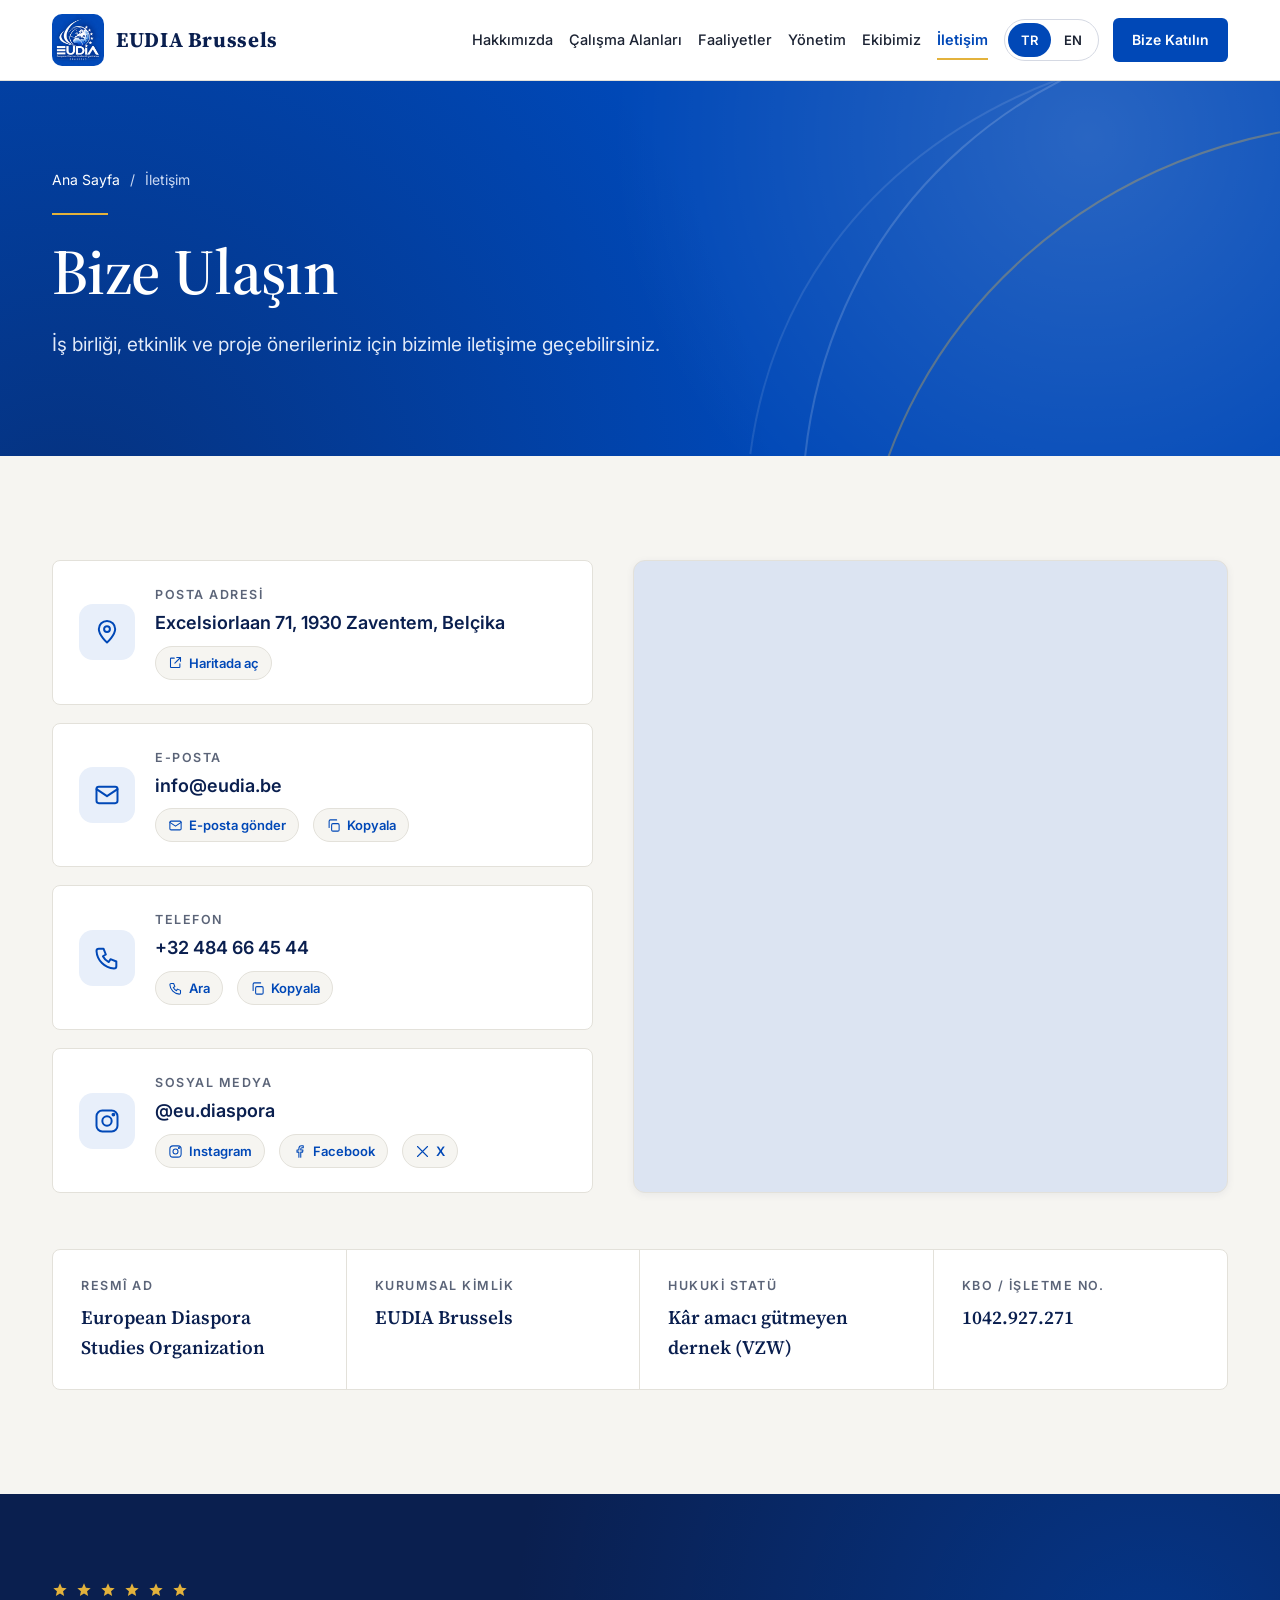
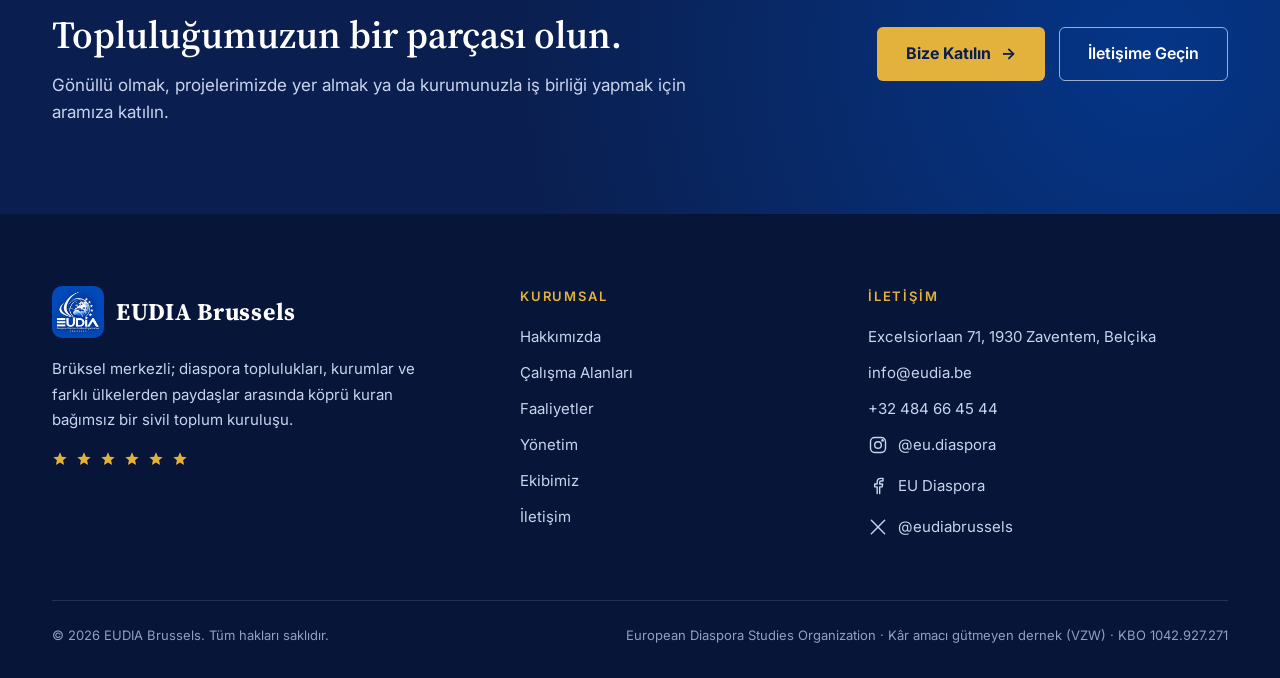
<file: html/Iletisim_tr.html>
<!DOCTYPE html>
<html lang="tr">
<head>
  <meta charset="UTF-8">
  <meta name="viewport" content="width=device-width, initial-scale=1">
  <title>İletişim — EUDIA Brussels</title>
  <meta name="description" content="EUDIA Brussels iletişim bilgileri: Excelsiorlaan 71, 1930 Zaventem · info@eudia.be · +32 484 66 45 44">
  <meta name="theme-color" content="#0048B7">

  <meta property="og:type" content="website">
  <meta property="og:site_name" content="EUDIA Brussels">
  <meta property="og:title" content="İletişim — EUDIA Brussels">
  <meta property="og:description" content="EUDIA Brussels iletişim bilgileri: Excelsiorlaan 71, 1930 Zaventem · info@eudia.be · +32 484 66 45 44">
  <meta property="og:locale" content="tr_TR">
  <meta property="og:image" content="../img/logo/eudia-logo.jpg">

  <link rel="alternate" hreflang="en" href="Iletisim_en.html">
  <link rel="icon" type="image/png" href="../img/logo/favicon.png">
  <link rel="apple-touch-icon" href="../img/logo/eudia-logo.jpg">

  <link rel="preconnect" href="https://fonts.googleapis.com">
  <link rel="preconnect" href="https://fonts.gstatic.com" crossorigin>
  <link rel="stylesheet" href="https://fonts.googleapis.com/css2?family=Inter:wght@400;500;600;700&amp;family=Source+Serif+4:ital,opsz,wght@0,8..60,500;0,8..60,600;0,8..60,700;1,8..60,500&amp;display=swap">

  <link rel="stylesheet" href="../css/common.css">
  <link rel="stylesheet" href="../css/Iletisim.css">
</head>
<body class="page-contact">

<a class="skip-link" href="#main">İçeriğe geç</a>

<header class="site-header" data-header>
  <div class="container header__inner">
    <a class="brand" href="MainPage_tr.html" aria-label="EUDIA Brussels — Ana Sayfa">
      <img class="brand__logo" src="../img/logo/eudia-logo.jpg" alt="" width="52" height="52">
      <span class="brand__text">
        <span class="brand__name">EUDIA Brussels</span>
        <span class="brand__sub" lang="en">European Diaspora Studies Organization</span>
      </span>
    </a>

    <nav class="nav" id="site-nav" aria-label="Ana menü">
      <ul class="nav__list">
        <li><a class="nav__link" href="About_tr.html">Hakkımızda</a></li>
        <li><a class="nav__link" href="Calisma_alanlari_tr.html">Çalışma Alanları</a></li>
        <li><a class="nav__link" href="Faaliyetler_tr.html">Faaliyetler</a></li>
        <li><a class="nav__link" href="Yonetim_tr.html">Yönetim</a></li>
        <li><a class="nav__link" href="Ekibimiz_tr.html">Ekibimiz</a></li>
        <li><a class="nav__link is-active" aria-current="page" href="Iletisim_tr.html">İletişim</a></li>
      </ul>
      <div class="nav__actions">
        <div class="lang-switch" role="group" aria-label="Dil seçimi">
          <a href="Iletisim_tr.html" hreflang="tr" lang="tr" aria-current="true" aria-label="Türkçe">TR</a><a href="Iletisim_en.html" hreflang="en" lang="en" aria-label="English">EN</a>
        </div>
        <a class="btn btn--primary btn--sm" href="#" data-join>Bize Katılın</a>
      </div>
    </nav>

    <button class="menu-toggle" type="button" aria-expanded="false" aria-controls="site-nav">
      <span></span><span></span><span></span>
      <span class="sr-only">Menüyü aç / kapat</span>
    </button>
  </div>
</header>

<main id="main">

  <section class="page-hero">
    <svg class="deco-arcs" viewBox="0 0 600 600" aria-hidden="true"><path d="M60 540 C 60 240, 300 50, 580 60"/><path d="M10 480 C 40 250, 230 100, 480 80"/><path d="M120 580 C 150 350, 350 170, 600 160"/></svg>
    <div class="container">
      <div class="page-hero__inner hero-anim">
        <nav class="breadcrumb" aria-label="Breadcrumb">
          <a href="MainPage_tr.html">Ana Sayfa</a><span aria-hidden="true">/</span><span>İletişim</span>
        </nav>
        <span class="gold-rule"></span>
        <h1>Bize Ulaşın</h1>
        <p>İş birliği, etkinlik ve proje önerileriniz için bizimle iletişime geçebilirsiniz.</p>
      </div>
    </div>
  </section>

  <section class="section">
    <div class="container">
      <div class="contact-layout">
        <div class="contact-cards" data-stagger="90">
          <div class="contact-card reveal">
            <span class="icon-badge"><svg viewBox="0 0 24 24" fill="none" stroke="currentColor" stroke-width="1.7" stroke-linecap="round" stroke-linejoin="round" aria-hidden="true"><path d="M12 21s-7-6.2-7-11.5A7 7 0 0 1 19 9.5C19 14.8 12 21 12 21z"/><circle cx="12" cy="9.5" r="2.5"/></svg></span>
            <div>
              <span class="contact-card__label">Posta adresi</span>
              <span class="contact-card__value">Excelsiorlaan 71, 1930 Zaventem, Belçika</span>
              <div class="contact-card__actions">
                <a class="chip-btn" href="https://www.google.com/maps/search/?api=1&query=Excelsiorlaan+71+1930+Zaventem+Belgium" target="_blank" rel="noopener"><svg viewBox="0 0 24 24" fill="none" stroke="currentColor" stroke-width="1.7" stroke-linecap="round" stroke-linejoin="round" aria-hidden="true"><path d="M14 4h6v6"/><path d="M20 4l-9 9"/><path d="M19 14v5a1 1 0 0 1-1 1H5a1 1 0 0 1-1-1V6a1 1 0 0 1 1-1h5"/></svg> Haritada aç</a>
              </div>
            </div>
          </div>
          <div class="contact-card reveal">
            <span class="icon-badge"><svg viewBox="0 0 24 24" fill="none" stroke="currentColor" stroke-width="1.7" stroke-linecap="round" stroke-linejoin="round" aria-hidden="true"><rect x="3" y="5" width="18" height="14" rx="2"/><path d="m3 7 9 6 9-6"/></svg></span>
            <div>
              <span class="contact-card__label">E-posta</span>
              <a class="contact-card__value" href="mailto:info@eudia.be">info@eudia.be</a>
              <div class="contact-card__actions">
                <a class="chip-btn" href="mailto:info@eudia.be"><svg viewBox="0 0 24 24" fill="none" stroke="currentColor" stroke-width="1.7" stroke-linecap="round" stroke-linejoin="round" aria-hidden="true"><rect x="3" y="5" width="18" height="14" rx="2"/><path d="m3 7 9 6 9-6"/></svg> E-posta gönder</a>
                <button class="chip-btn" type="button" data-copy="info@eudia.be" data-copied="Panoya kopyalandı"><svg viewBox="0 0 24 24" fill="none" stroke="currentColor" stroke-width="1.7" stroke-linecap="round" stroke-linejoin="round" aria-hidden="true"><rect x="9" y="9" width="12" height="12" rx="2"/><path d="M5 15V5a2 2 0 0 1 2-2h10"/></svg> Kopyala</button>
              </div>
            </div>
          </div>
          <div class="contact-card reveal">
            <span class="icon-badge"><svg viewBox="0 0 24 24" fill="none" stroke="currentColor" stroke-width="1.7" stroke-linecap="round" stroke-linejoin="round" aria-hidden="true"><path d="M5 4h4l2 5-2.5 1.5a11 11 0 0 0 5 5L15 13l5 2v4a2 2 0 0 1-2 2A16 16 0 0 1 3 6a2 2 0 0 1 2-2"/></svg></span>
            <div>
              <span class="contact-card__label">Telefon</span>
              <a class="contact-card__value" href="tel:+32484664544">+32 484 66 45 44</a>
              <div class="contact-card__actions">
                <a class="chip-btn" href="tel:+32484664544"><svg viewBox="0 0 24 24" fill="none" stroke="currentColor" stroke-width="1.7" stroke-linecap="round" stroke-linejoin="round" aria-hidden="true"><path d="M5 4h4l2 5-2.5 1.5a11 11 0 0 0 5 5L15 13l5 2v4a2 2 0 0 1-2 2A16 16 0 0 1 3 6a2 2 0 0 1 2-2"/></svg> Ara</a>
                <button class="chip-btn" type="button" data-copy="+32 484 66 45 44" data-copied="Panoya kopyalandı"><svg viewBox="0 0 24 24" fill="none" stroke="currentColor" stroke-width="1.7" stroke-linecap="round" stroke-linejoin="round" aria-hidden="true"><rect x="9" y="9" width="12" height="12" rx="2"/><path d="M5 15V5a2 2 0 0 1 2-2h10"/></svg> Kopyala</button>
              </div>
            </div>
          </div>
          <div class="contact-card reveal">
            <span class="icon-badge"><svg viewBox="0 0 24 24" fill="none" stroke="currentColor" stroke-width="1.7" stroke-linecap="round" stroke-linejoin="round" aria-hidden="true"><rect x="3" y="3" width="18" height="18" rx="5"/><circle cx="12" cy="12" r="4"/><circle cx="17.5" cy="6.5" r=".8" fill="currentColor"/></svg></span>
            <div>
              <span class="contact-card__label">Sosyal medya</span>
              <a class="contact-card__value" href="https://www.instagram.com/eu.diaspora" target="_blank" rel="noopener">@eu.diaspora</a>
              <div class="contact-card__actions">
                <a class="chip-btn" href="https://www.instagram.com/eu.diaspora" target="_blank" rel="noopener"><svg viewBox="0 0 24 24" fill="none" stroke="currentColor" stroke-width="1.7" stroke-linecap="round" stroke-linejoin="round" aria-hidden="true"><rect x="3" y="3" width="18" height="18" rx="5"/><circle cx="12" cy="12" r="4"/><circle cx="17.5" cy="6.5" r=".8" fill="currentColor"/></svg> Instagram</a>
                <a class="chip-btn" href="https://www.facebook.com/profile.php?id=61594972829004" target="_blank" rel="noopener"><svg viewBox="0 0 24 24" fill="none" stroke="currentColor" stroke-width="1.7" stroke-linecap="round" stroke-linejoin="round" aria-hidden="true"><path d="M14 21v-8h3l.5-3.5H14V7.8c0-1 .3-1.8 1.8-1.8H18V3a24 24 0 0 0-2.7-.1C12.6 2.9 11 4.5 11 7.4v2.1H8V13h3v8"/></svg> Facebook</a>
                <a class="chip-btn" href="https://x.com/eudiabrussels" target="_blank" rel="noopener"><svg viewBox="0 0 24 24" fill="none" stroke="currentColor" stroke-width="1.7" stroke-linecap="round" stroke-linejoin="round" aria-hidden="true"><path d="M4 4l16 16M20 4L4 20"/></svg> X</a>
              </div>
            </div>
          </div>
        </div>

        <div class="map-card reveal reveal--right">
          <iframe src="https://www.google.com/maps?q=Excelsiorlaan+71,+1930+Zaventem,+Belgium&output=embed" title="EUDIA Brussels konumu — Google Haritalar" loading="lazy" referrerpolicy="no-referrer-when-downgrade" allowfullscreen></iframe>
        </div>
      </div>

      <div class="org-info reveal">
        <div><span>Resmî ad</span><strong>European Diaspora Studies Organization</strong></div>
        <div><span>Kurumsal kimlik</span><strong>EUDIA Brussels</strong></div>
        <div><span>Hukuki statü</span><strong>Kâr amacı gütmeyen dernek (VZW)</strong></div>
        <div><span>KBO / İşletme No.</span><strong>1042.927.271</strong></div>
      </div>
    </div>
  </section>

  <section class="cta-band" aria-labelledby="cta-title">
    <div class="container">
      <div class="cta-band__inner reveal">
        <div class="cta-band__text">
          <div class="stars stars--twinkle" aria-hidden="true"><svg viewBox="0 0 24 24" aria-hidden="true"><path d="M12 2l2.9 6.6 7.1.6-5.4 4.7 1.6 7L12 17.2 5.8 20.9l1.6-7L2 9.2l7.1-.6z"/></svg><svg viewBox="0 0 24 24" aria-hidden="true"><path d="M12 2l2.9 6.6 7.1.6-5.4 4.7 1.6 7L12 17.2 5.8 20.9l1.6-7L2 9.2l7.1-.6z"/></svg><svg viewBox="0 0 24 24" aria-hidden="true"><path d="M12 2l2.9 6.6 7.1.6-5.4 4.7 1.6 7L12 17.2 5.8 20.9l1.6-7L2 9.2l7.1-.6z"/></svg><svg viewBox="0 0 24 24" aria-hidden="true"><path d="M12 2l2.9 6.6 7.1.6-5.4 4.7 1.6 7L12 17.2 5.8 20.9l1.6-7L2 9.2l7.1-.6z"/></svg><svg viewBox="0 0 24 24" aria-hidden="true"><path d="M12 2l2.9 6.6 7.1.6-5.4 4.7 1.6 7L12 17.2 5.8 20.9l1.6-7L2 9.2l7.1-.6z"/></svg><svg viewBox="0 0 24 24" aria-hidden="true"><path d="M12 2l2.9 6.6 7.1.6-5.4 4.7 1.6 7L12 17.2 5.8 20.9l1.6-7L2 9.2l7.1-.6z"/></svg></div>
          <h2 id="cta-title">Topluluğumuzun bir parçası olun.</h2>
          <p>Gönüllü olmak, projelerimizde yer almak ya da kurumunuzla iş birliği yapmak için aramıza katılın.</p>
        </div>
        <div class="cta-band__actions">
          <a class="btn btn--gold btn--lg" href="#" data-join>Bize Katılın <span class="arrow" aria-hidden="true">→</span></a>
          <a class="btn btn--outline-light btn--lg" href="Iletisim_tr.html">İletişime Geçin</a>
        </div>
      </div>
    </div>
  </section>

</main>

<footer class="site-footer">
  <div class="container">
    <div class="footer__grid">
      <div class="footer__brand">
        <a class="brand" href="MainPage_tr.html">
          <img class="brand__logo" src="../img/logo/eudia-logo.jpg" alt="" width="52" height="52" loading="lazy">
          <span class="brand__text"><span class="brand__name">EUDIA Brussels</span></span>
        </a>
        <p>Brüksel merkezli; diaspora toplulukları, kurumlar ve farklı ülkelerden paydaşlar arasında köprü kuran bağımsız bir sivil toplum kuruluşu.</p>
        <div class="stars stars--twinkle" aria-hidden="true"><svg viewBox="0 0 24 24" aria-hidden="true"><path d="M12 2l2.9 6.6 7.1.6-5.4 4.7 1.6 7L12 17.2 5.8 20.9l1.6-7L2 9.2l7.1-.6z"/></svg><svg viewBox="0 0 24 24" aria-hidden="true"><path d="M12 2l2.9 6.6 7.1.6-5.4 4.7 1.6 7L12 17.2 5.8 20.9l1.6-7L2 9.2l7.1-.6z"/></svg><svg viewBox="0 0 24 24" aria-hidden="true"><path d="M12 2l2.9 6.6 7.1.6-5.4 4.7 1.6 7L12 17.2 5.8 20.9l1.6-7L2 9.2l7.1-.6z"/></svg><svg viewBox="0 0 24 24" aria-hidden="true"><path d="M12 2l2.9 6.6 7.1.6-5.4 4.7 1.6 7L12 17.2 5.8 20.9l1.6-7L2 9.2l7.1-.6z"/></svg><svg viewBox="0 0 24 24" aria-hidden="true"><path d="M12 2l2.9 6.6 7.1.6-5.4 4.7 1.6 7L12 17.2 5.8 20.9l1.6-7L2 9.2l7.1-.6z"/></svg><svg viewBox="0 0 24 24" aria-hidden="true"><path d="M12 2l2.9 6.6 7.1.6-5.4 4.7 1.6 7L12 17.2 5.8 20.9l1.6-7L2 9.2l7.1-.6z"/></svg></div>
      </div>
      <div>
        <h2 class="footer__title">Kurumsal</h2>
        <ul class="footer__list">
            <li><a href="About_tr.html">Hakkımızda</a></li>
            <li><a href="Calisma_alanlari_tr.html">Çalışma Alanları</a></li>
            <li><a href="Faaliyetler_tr.html">Faaliyetler</a></li>
            <li><a href="Yonetim_tr.html">Yönetim</a></li>
            <li><a href="Ekibimiz_tr.html">Ekibimiz</a></li>
            <li><a href="Iletisim_tr.html">İletişim</a></li>
        </ul>
      </div>
      <div>
        <h2 class="footer__title">İletişim</h2>
        <ul class="footer__list">
          <li><a href="https://www.google.com/maps/search/?api=1&query=Excelsiorlaan+71+1930+Zaventem+Belgium" target="_blank" rel="noopener">Excelsiorlaan 71, 1930 Zaventem, Belçika</a></li>
          <li><a href="mailto:info@eudia.be">info@eudia.be</a></li>
          <li><a href="tel:+32484664544">+32 484 66 45 44</a></li>
          <li><a class="footer__social" href="https://www.instagram.com/eu.diaspora" target="_blank" rel="noopener"><svg viewBox="0 0 24 24" fill="none" stroke="currentColor" stroke-width="1.7" stroke-linecap="round" stroke-linejoin="round" aria-hidden="true"><rect x="3" y="3" width="18" height="18" rx="5"/><circle cx="12" cy="12" r="4"/><circle cx="17.5" cy="6.5" r=".8" fill="currentColor"/></svg> @eu.diaspora</a></li>
          <li><a class="footer__social" href="https://www.facebook.com/profile.php?id=61594972829004" target="_blank" rel="noopener"><svg viewBox="0 0 24 24" fill="none" stroke="currentColor" stroke-width="1.7" stroke-linecap="round" stroke-linejoin="round" aria-hidden="true"><path d="M14 21v-8h3l.5-3.5H14V7.8c0-1 .3-1.8 1.8-1.8H18V3a24 24 0 0 0-2.7-.1C12.6 2.9 11 4.5 11 7.4v2.1H8V13h3v8"/></svg> EU Diaspora</a></li>
          <li><a class="footer__social" href="https://x.com/eudiabrussels" target="_blank" rel="noopener"><svg viewBox="0 0 24 24" fill="none" stroke="currentColor" stroke-width="1.7" stroke-linecap="round" stroke-linejoin="round" aria-hidden="true"><path d="M4 4l16 16M20 4L4 20"/></svg> @eudiabrussels</a></li>
        </ul>
      </div>
    </div>
    <div class="footer__bottom">
      <span>© <span data-year>2026</span> EUDIA Brussels. Tüm hakları saklıdır.</span>
      <span>European Diaspora Studies Organization · Kâr amacı gütmeyen dernek (VZW) · KBO 1042.927.271</span>
    </div>
  </div>
</footer>

<button class="back-to-top" type="button" data-back-to-top aria-label="Sayfanın başına dön">
  <svg viewBox="0 0 24 24" fill="none" stroke="currentColor" stroke-width="2" stroke-linecap="round" stroke-linejoin="round" aria-hidden="true"><path d="M12 19V5M5 12l7-7 7 7"/></svg>
</button>
<div class="toast" role="status" aria-live="polite" data-toast></div>

<script src="../javascript/common.js" defer></script>
<script src="../javascript/Iletisim.js" defer></script>
</body>
</html>
</file>
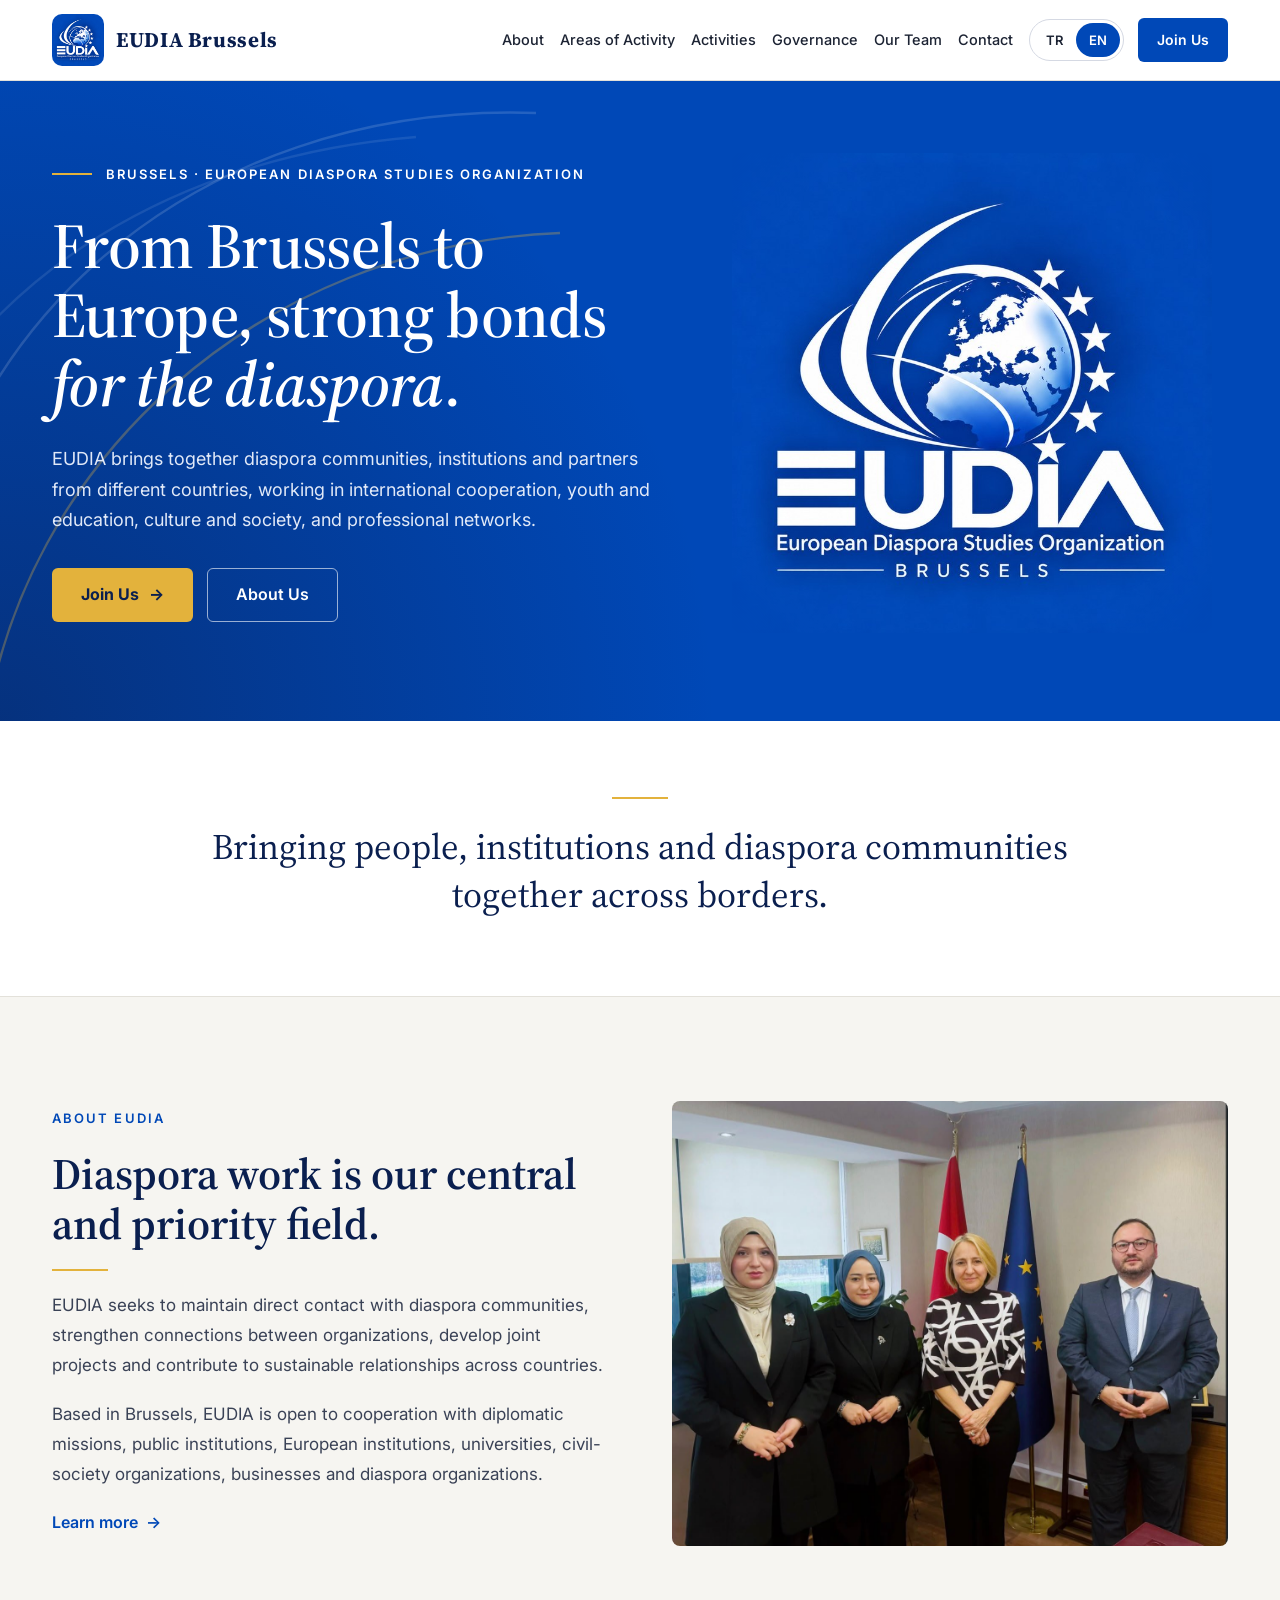
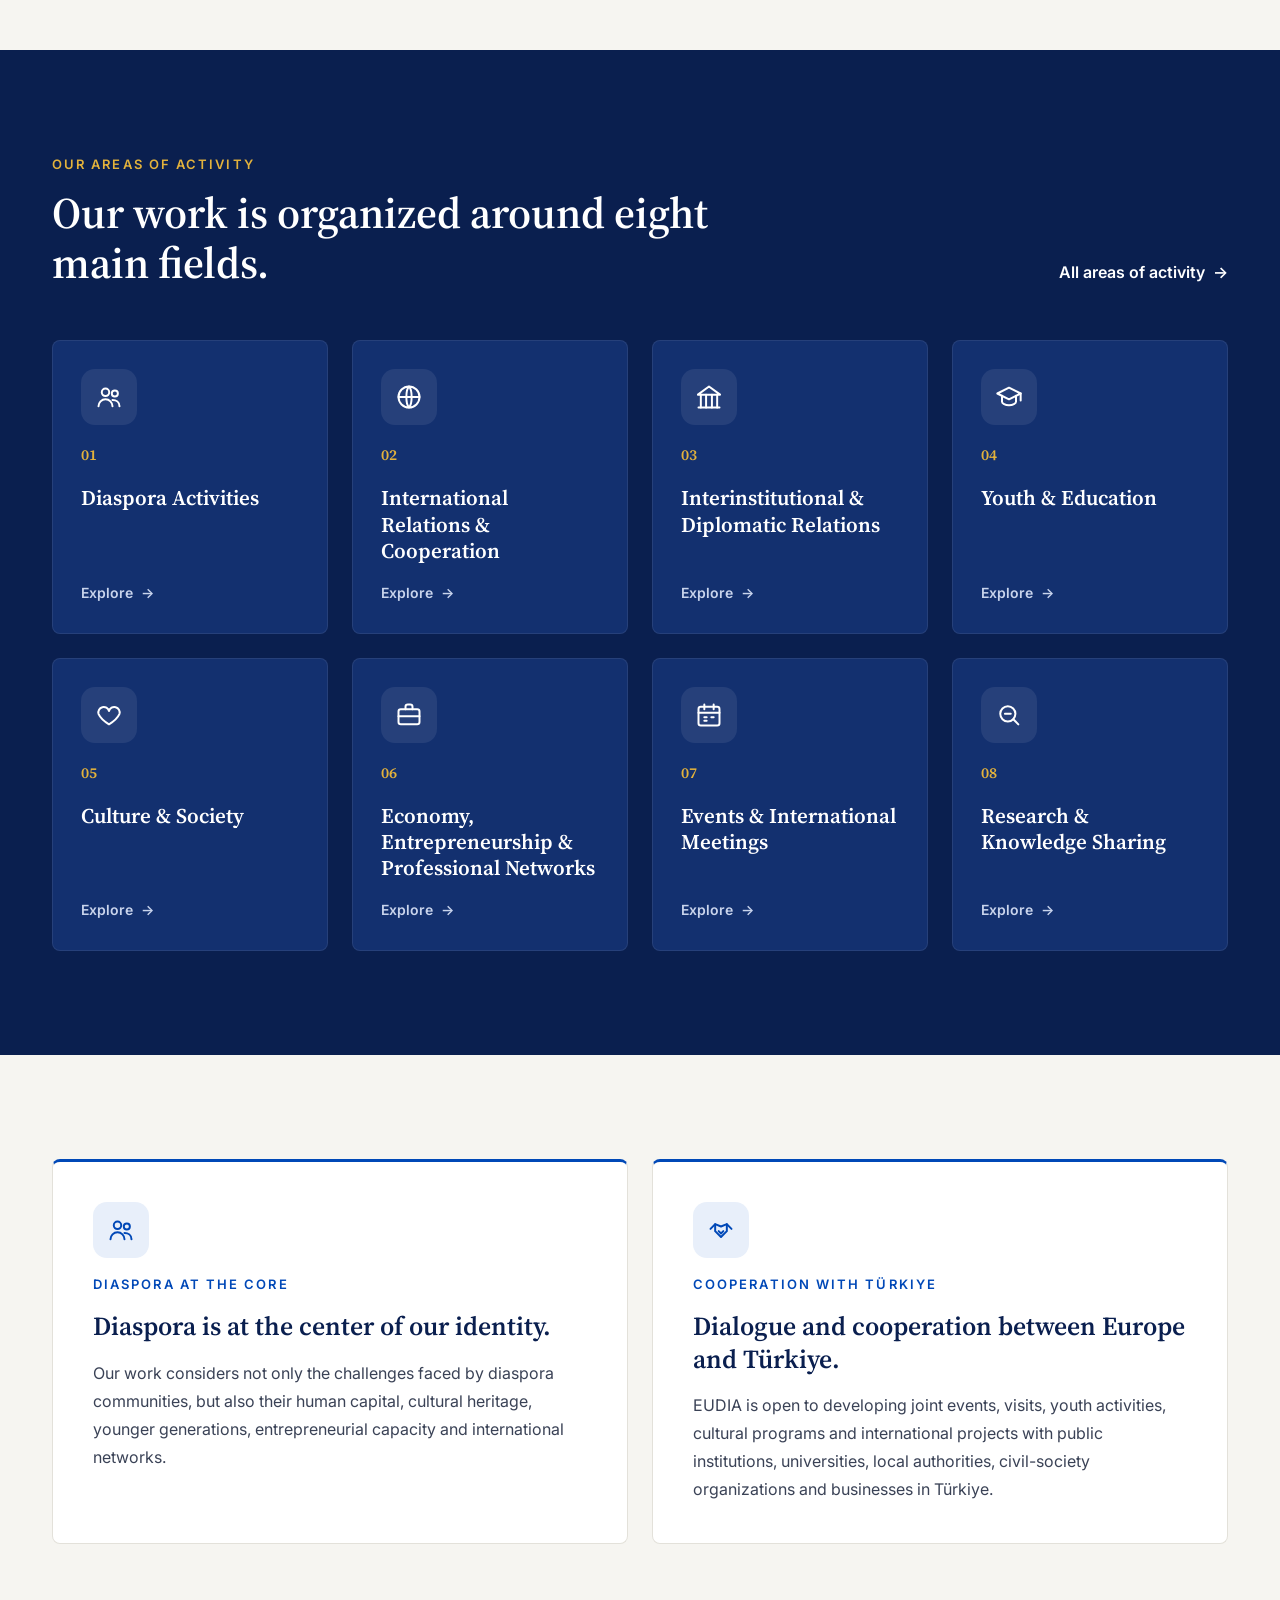
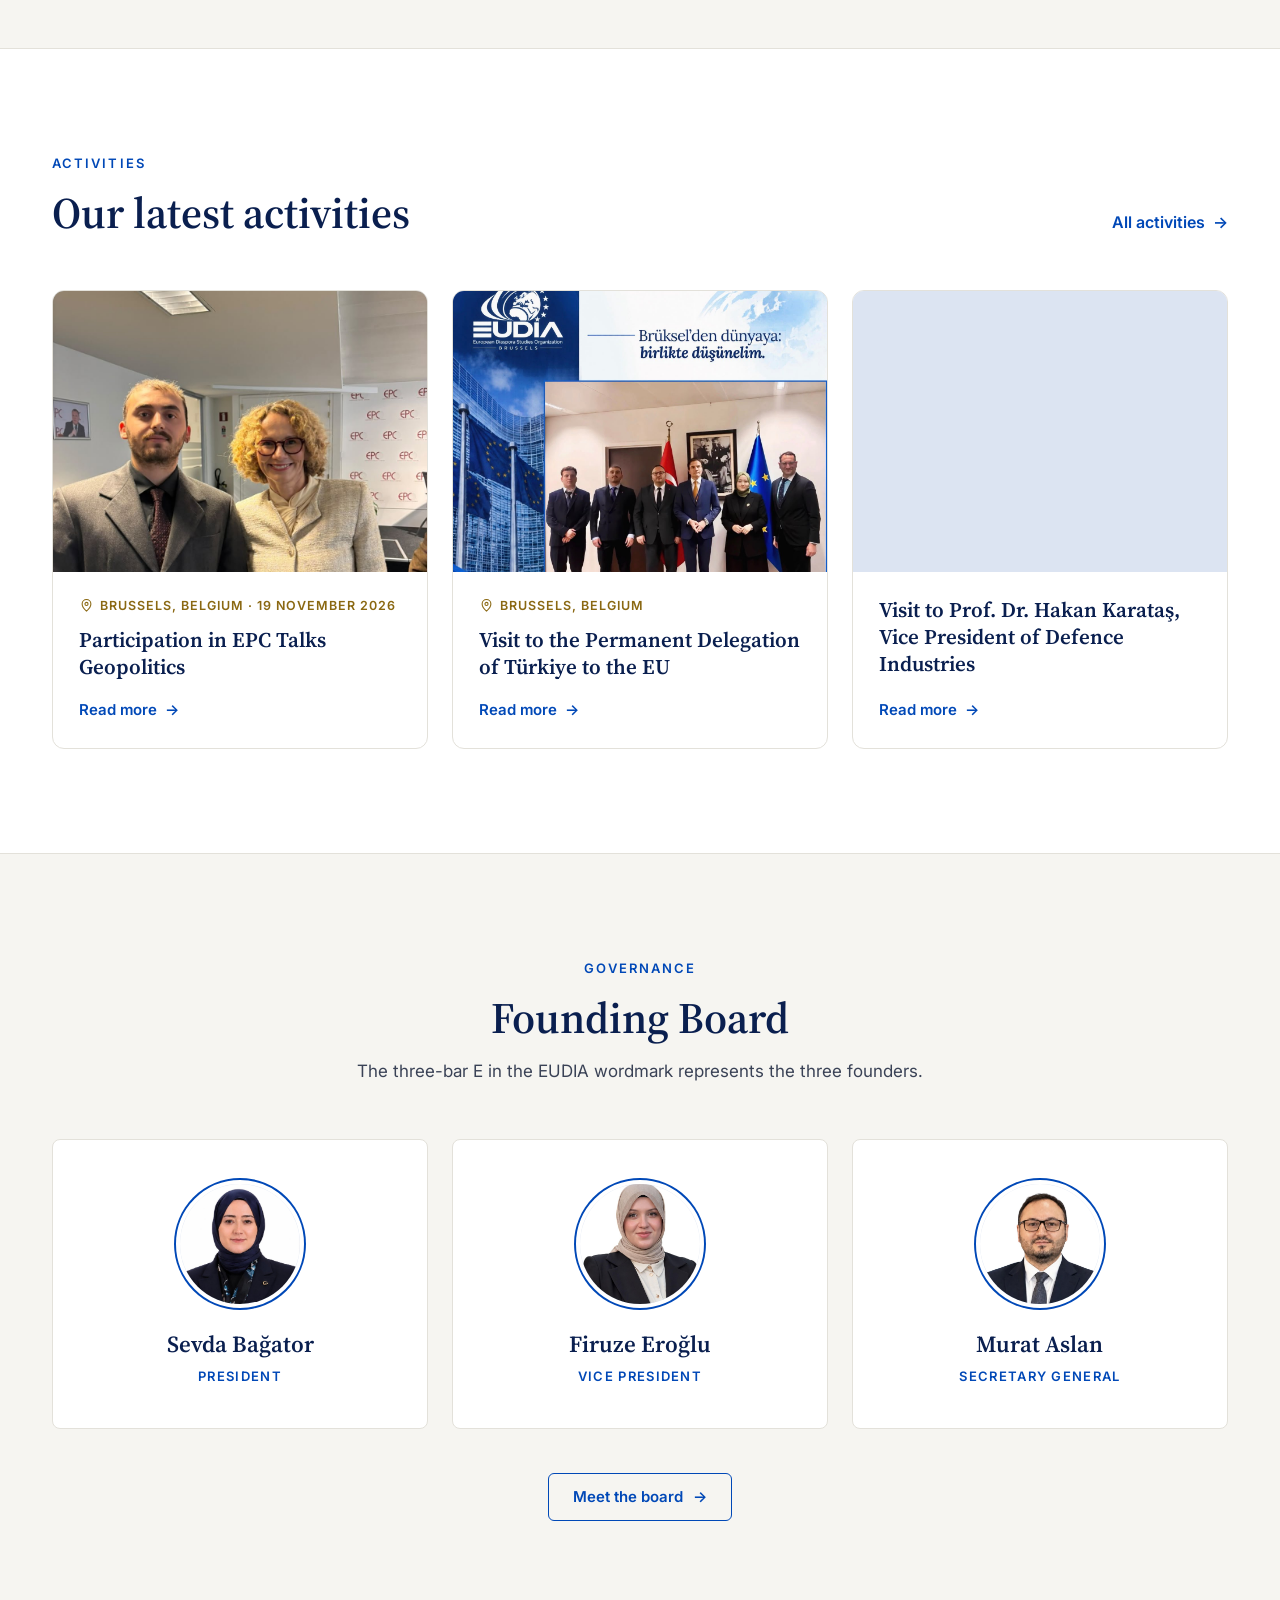
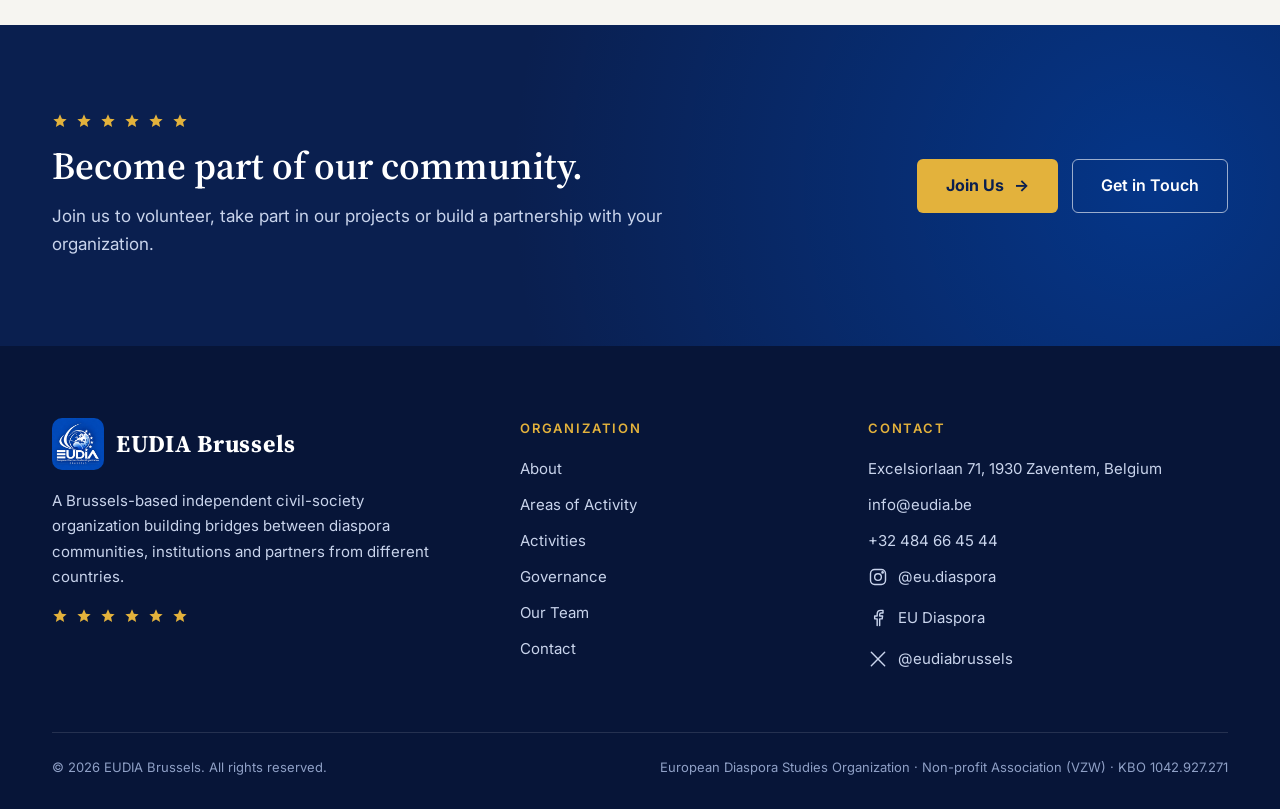
<file: html/MainPage_en.html>
<!DOCTYPE html>
<html lang="en">
<head>
  <meta charset="UTF-8">
  <meta name="viewport" content="width=device-width, initial-scale=1">
  <title>EUDIA Brussels — European Diaspora Studies Organization</title>
  <meta name="description" content="EUDIA Brussels is a Brussels-based independent civil-society organization bringing together diaspora communities, institutions and partners from different countries.">
  <meta name="theme-color" content="#0048B7">

  <meta property="og:type" content="website">
  <meta property="og:site_name" content="EUDIA Brussels">
  <meta property="og:title" content="EUDIA Brussels — European Diaspora Studies Organization">
  <meta property="og:description" content="EUDIA Brussels is a Brussels-based independent civil-society organization bringing together diaspora communities, institutions and partners from different countries.">
  <meta property="og:locale" content="en_GB">
  <meta property="og:image" content="../img/logo/eudia-logo.jpg">

  <link rel="alternate" hreflang="tr" href="MainPage_tr.html">
  <link rel="icon" type="image/png" href="../img/logo/favicon.png">
  <link rel="apple-touch-icon" href="../img/logo/eudia-logo.jpg">

  <link rel="preconnect" href="https://fonts.googleapis.com">
  <link rel="preconnect" href="https://fonts.gstatic.com" crossorigin>
  <link rel="stylesheet" href="https://fonts.googleapis.com/css2?family=Inter:wght@400;500;600;700&amp;family=Source+Serif+4:ital,opsz,wght@0,8..60,500;0,8..60,600;0,8..60,700;1,8..60,500&amp;display=swap">

  <link rel="stylesheet" href="../css/common.css">
  <link rel="stylesheet" href="../css/Main.css">
  <script type="application/ld+json">
  {"@context": "https://schema.org", "@type": "NGO", "name": "European Diaspora Studies Organization", "alternateName": "EUDIA Brussels", "email": "info@eudia.be", "telephone": "+32 484 66 45 44", "address": {"@type": "PostalAddress", "streetAddress": "Excelsiorlaan 71", "postalCode": "1930", "addressLocality": "Zaventem", "addressCountry": "BE"}, "sameAs": ["https://www.instagram.com/eu.diaspora", "https://www.facebook.com/profile.php?id=61594972829004", "https://x.com/eudiabrussels"]}
  </script>
</head>
<body class="page-home">

<a class="skip-link" href="#main">Skip to content</a>

<header class="site-header" data-header>
  <div class="container header__inner">
    <a class="brand" href="MainPage_en.html" aria-label="EUDIA Brussels — Home">
      <img class="brand__logo" src="../img/logo/eudia-logo.jpg" alt="" width="52" height="52">
      <span class="brand__text">
        <span class="brand__name">EUDIA Brussels</span>
        <span class="brand__sub" lang="en">European Diaspora Studies Organization</span>
      </span>
    </a>

    <nav class="nav" id="site-nav" aria-label="Main menu">
      <ul class="nav__list">
        <li><a class="nav__link" href="About_en.html">About</a></li>
        <li><a class="nav__link" href="Calisma_alanlari_en.html">Areas of Activity</a></li>
        <li><a class="nav__link" href="Faaliyetler_en.html">Activities</a></li>
        <li><a class="nav__link" href="Yonetim_en.html">Governance</a></li>
        <li><a class="nav__link" href="Ekibimiz_en.html">Our Team</a></li>
        <li><a class="nav__link" href="Iletisim_en.html">Contact</a></li>
      </ul>
      <div class="nav__actions">
        <div class="lang-switch" role="group" aria-label="Language">
          <a href="MainPage_tr.html" hreflang="tr" lang="tr" aria-label="Türkçe">TR</a><a href="MainPage_en.html" hreflang="en" lang="en" aria-current="true" aria-label="English">EN</a>
        </div>
        <a class="btn btn--primary btn--sm" href="#" data-join>Join Us</a>
      </div>
    </nav>

    <button class="menu-toggle" type="button" aria-expanded="false" aria-controls="site-nav">
      <span></span><span></span><span></span>
      <span class="sr-only">Open / close menu</span>
    </button>
  </div>
</header>

<main id="main">

  <!-- Giriş -->
  <section class="hero">
    <svg class="deco-arcs" viewBox="0 0 600 600" aria-hidden="true"><path d="M60 540 C 60 240, 300 50, 580 60"/><path d="M10 480 C 40 250, 230 100, 480 80"/><path d="M120 580 C 150 350, 350 170, 600 160"/></svg>
    <div class="container">
      <div class="hero__grid">
        <div class="hero__text hero-anim">
          <div class="hero__eyebrow">
            <span class="gold-rule"></span>
            <span class="eyebrow eyebrow--light">Brussels · European Diaspora Studies Organization</span>
          </div>
          <h1>From Brussels to Europe, strong bonds <em>for the diaspora</em>.</h1>
          <p class="hero__lead">EUDIA brings together diaspora communities, institutions and partners from different countries, working in international cooperation, youth and education, culture and society, and professional networks.</p>
          <div class="hero__actions">
            <a class="btn btn--gold btn--lg" href="#" data-join>Join Us <span class="arrow" aria-hidden="true">→</span></a>
            <a class="btn btn--outline-light btn--lg" href="About_en.html">About Us</a>
          </div>
        </div>
        <div class="hero__visual">
          <div class="hero__logo-wrap">
            <img class="hero__logo" src="../img/logo/eudia-logo.jpg" alt="EUDIA — European Diaspora Studies Organization, Brussels" width="800" height="800" fetchpriority="high">
          </div>
        </div>
      </div>
    </div>
  </section>

  <!-- Slogan -->
  <section class="motto" aria-label="Motto">
    <div class="container">
      <div class="motto__inner reveal">
        <span class="gold-rule"></span>
        <blockquote>Bringing people, institutions and diaspora communities together across borders.</blockquote>
      </div>
    </div>
  </section>

  <!-- Hakkımızda özeti -->
  <section class="section intro">
    <div class="container">
      <div class="split">
        <div class="split__text reveal reveal--left">
          <span class="eyebrow">About EUDIA</span>
          <h2 class="section-title">Diaspora work is our central and priority field.</h2>
          <span class="gold-rule"></span>
          <p class="lead">EUDIA seeks to maintain direct contact with diaspora communities, strengthen connections between organizations, develop joint projects and contribute to sustainable relationships across countries.</p>
          <p class="lead">Based in Brussels, EUDIA is open to cooperation with diplomatic missions, public institutions, European institutions, universities, civil-society organizations, businesses and diaspora organizations.</p>
          <a class="link-arrow" href="About_en.html">Learn more <span class="arrow" aria-hidden="true">→</span></a>
        </div>
        <div class="reveal reveal--right">
          <div class="photo" data-photo data-label="Photo: Brussels / EUDIA event"><img src="../img/genel/brussels.jpg" alt="Photo: Brussels / EUDIA event" loading="lazy" decoding="async"></div>
        </div>
      </div>
    </div>
  </section>

  <!-- Çalışma alanları -->
  <section class="section section--navy">
    <div class="container">
      <div class="section-head section-head--row reveal">
        <div>
          <span class="eyebrow eyebrow--gold">Our Areas of Activity</span>
          <h2 class="section-title">Our work is organized around eight main fields.</h2>
        </div>
        <a class="link-arrow link-arrow--light" href="Calisma_alanlari_en.html">All areas of activity <span class="arrow" aria-hidden="true">→</span></a>
      </div>
      <div class="grid grid--4" data-stagger="70">
        <a class="area-mini reveal" href="Calisma_alanlari_en.html#alan-1">
          <span class="icon-badge"><svg viewBox="0 0 24 24" fill="none" stroke="currentColor" stroke-width="1.7" stroke-linecap="round" stroke-linejoin="round" aria-hidden="true"><circle cx="9" cy="8" r="3.2"/><circle cx="17" cy="9" r="2.6"/><path d="M3 20c0-3.3 2.7-6 6-6s6 2.7 6 6"/><path d="M15 14.5c3 0 6 1.8 6 5.5"/></svg></span>
          <span class="area-mini__num">01</span>
          <h3>Diaspora Activities</h3>
          <span class="area-mini__more">Explore <span class="arrow" aria-hidden="true">→</span></span>
        </a>
        <a class="area-mini reveal" href="Calisma_alanlari_en.html#alan-2">
          <span class="icon-badge"><svg viewBox="0 0 24 24" fill="none" stroke="currentColor" stroke-width="1.7" stroke-linecap="round" stroke-linejoin="round" aria-hidden="true"><circle cx="12" cy="12" r="9"/><path d="M3 12h18M12 3c3 3 3 15 0 18M12 3c-3 3-3 15 0 18"/></svg></span>
          <span class="area-mini__num">02</span>
          <h3>International Relations & Cooperation</h3>
          <span class="area-mini__more">Explore <span class="arrow" aria-hidden="true">→</span></span>
        </a>
        <a class="area-mini reveal" href="Calisma_alanlari_en.html#alan-3">
          <span class="icon-badge"><svg viewBox="0 0 24 24" fill="none" stroke="currentColor" stroke-width="1.7" stroke-linecap="round" stroke-linejoin="round" aria-hidden="true"><path d="M3 21h18"/><path d="M5 21V10M9.5 21V10M14.5 21V10M19 21V10"/><path d="M2.5 10 12 3l9.5 7z"/></svg></span>
          <span class="area-mini__num">03</span>
          <h3>Interinstitutional & Diplomatic Relations</h3>
          <span class="area-mini__more">Explore <span class="arrow" aria-hidden="true">→</span></span>
        </a>
        <a class="area-mini reveal" href="Calisma_alanlari_en.html#alan-4">
          <span class="icon-badge"><svg viewBox="0 0 24 24" fill="none" stroke="currentColor" stroke-width="1.7" stroke-linecap="round" stroke-linejoin="round" aria-hidden="true"><path d="M2 9l10-5 10 5-10 5z"/><path d="M6 11v5c0 1.5 2.7 3 6 3s6-1.5 6-3v-5"/><path d="M22 9v6"/></svg></span>
          <span class="area-mini__num">04</span>
          <h3>Youth & Education</h3>
          <span class="area-mini__more">Explore <span class="arrow" aria-hidden="true">→</span></span>
        </a>
        <a class="area-mini reveal" href="Calisma_alanlari_en.html#alan-5">
          <span class="icon-badge"><svg viewBox="0 0 24 24" fill="none" stroke="currentColor" stroke-width="1.7" stroke-linecap="round" stroke-linejoin="round" aria-hidden="true"><path d="M12 20s-7-4.4-9-9a4.6 4.6 0 0 1 9-2.4A4.6 4.6 0 0 1 21 11c-2 4.6-9 9-9 9z"/></svg></span>
          <span class="area-mini__num">05</span>
          <h3>Culture & Society</h3>
          <span class="area-mini__more">Explore <span class="arrow" aria-hidden="true">→</span></span>
        </a>
        <a class="area-mini reveal" href="Calisma_alanlari_en.html#alan-6">
          <span class="icon-badge"><svg viewBox="0 0 24 24" fill="none" stroke="currentColor" stroke-width="1.7" stroke-linecap="round" stroke-linejoin="round" aria-hidden="true"><rect x="3" y="7" width="18" height="13" rx="2"/><path d="M9 7V5a2 2 0 0 1 2-2h2a2 2 0 0 1 2 2v2"/><path d="M3 13h18"/></svg></span>
          <span class="area-mini__num">06</span>
          <h3>Economy, Entrepreneurship & Professional Networks</h3>
          <span class="area-mini__more">Explore <span class="arrow" aria-hidden="true">→</span></span>
        </a>
        <a class="area-mini reveal" href="Calisma_alanlari_en.html#alan-7">
          <span class="icon-badge"><svg viewBox="0 0 24 24" fill="none" stroke="currentColor" stroke-width="1.7" stroke-linecap="round" stroke-linejoin="round" aria-hidden="true"><rect x="3" y="5" width="18" height="16" rx="2"/><path d="M16 3v4M8 3v4M3 10h18"/><path d="M8 14h2M14 14h2M8 17h2"/></svg></span>
          <span class="area-mini__num">07</span>
          <h3>Events & International Meetings</h3>
          <span class="area-mini__more">Explore <span class="arrow" aria-hidden="true">→</span></span>
        </a>
        <a class="area-mini reveal" href="Calisma_alanlari_en.html#alan-8">
          <span class="icon-badge"><svg viewBox="0 0 24 24" fill="none" stroke="currentColor" stroke-width="1.7" stroke-linecap="round" stroke-linejoin="round" aria-hidden="true"><circle cx="11" cy="11" r="6.5"/><path d="M20 20l-4.3-4.3"/><path d="M8.5 11h5"/></svg></span>
          <span class="area-mini__num">08</span>
          <h3>Research & Knowledge Sharing</h3>
          <span class="area-mini__more">Explore <span class="arrow" aria-hidden="true">→</span></span>
        </a>
      </div>
    </div>
  </section>

  <!-- Diaspora ve Türkiye -->
  <section class="section">
    <div class="container">
      <div class="grid grid--2" data-stagger="120">
        <article class="card card--accent card--lift pillar reveal">
          <span class="icon-badge"><svg viewBox="0 0 24 24" fill="none" stroke="currentColor" stroke-width="1.7" stroke-linecap="round" stroke-linejoin="round" aria-hidden="true"><circle cx="9" cy="8" r="3.2"/><circle cx="17" cy="9" r="2.6"/><path d="M3 20c0-3.3 2.7-6 6-6s6 2.7 6 6"/><path d="M15 14.5c3 0 6 1.8 6 5.5"/></svg></span>
          <span class="eyebrow">Diaspora at the Core</span>
          <h3>Diaspora is at the center of our identity.</h3>
          <p>Our work considers not only the challenges faced by diaspora communities, but also their human capital, cultural heritage, younger generations, entrepreneurial capacity and international networks.</p>
        </article>
        <article class="card card--accent card--lift pillar reveal">
          <span class="icon-badge"><svg viewBox="0 0 24 24" fill="none" stroke="currentColor" stroke-width="1.7" stroke-linecap="round" stroke-linejoin="round" aria-hidden="true"><path d="M3 11l4-4 5 2 5-2 4 4"/><path d="M7 7v6l5 5 5-5V7"/><path d="M10 13l2 2 2-2"/></svg></span>
          <span class="eyebrow">Cooperation with Türkiye</span>
          <h3>Dialogue and cooperation between Europe and Türkiye.</h3>
          <p>EUDIA is open to developing joint events, visits, youth activities, cultural programs and international projects with public institutions, universities, local authorities, civil-society organizations and businesses in Türkiye.</p>
        </article>
      </div>
    </div>
  </section>

  <!-- Son faaliyetler -->
  <section class="section section--white">
    <div class="container">
      <div class="section-head section-head--row reveal">
        <div>
          <span class="eyebrow">Activities</span>
          <h2 class="section-title">Our latest activities</h2>
        </div>
        <a class="link-arrow" href="Faaliyetler_en.html">All activities <span class="arrow" aria-hidden="true">→</span></a>
      </div>
      <div class="grid grid--3" data-stagger="110">
        <a class="news-card reveal" href="Faaliyetler_en.html#epc-talks-geopolitics">
          <div class="photo news-card__photo" data-photo data-label="Photo coming soon"><img src="../img/ziyaretler/epc-talks-geopolitics.jpg" alt="Participation in EPC Talks Geopolitics" loading="lazy" decoding="async"></div>
          <div class="news-card__body">
            <span class="news-card__place"><svg viewBox="0 0 24 24" fill="none" stroke="currentColor" stroke-width="1.7" stroke-linecap="round" stroke-linejoin="round" aria-hidden="true"><path d="M12 21s-7-6.2-7-11.5A7 7 0 0 1 19 9.5C19 14.8 12 21 12 21z"/><circle cx="12" cy="9.5" r="2.5"/></svg> Brussels, Belgium · 19 November 2026</span>
            <h3>Participation in EPC Talks Geopolitics</h3>
            <span class="news-card__more">Read more <span class="arrow" aria-hidden="true">→</span></span>
          </div>
        </a>
        <a class="news-card reveal" href="Faaliyetler_en.html#ab-daimi-temsilciligi">
          <div class="photo news-card__photo" data-photo data-label="Photo coming soon"><img src="../img/ziyaretler/ab-daimi-temsilciligi.jpg" alt="Visit to the Permanent Delegation of Türkiye to the EU" loading="lazy" decoding="async"></div>
          <div class="news-card__body">
            <span class="news-card__place"><svg viewBox="0 0 24 24" fill="none" stroke="currentColor" stroke-width="1.7" stroke-linecap="round" stroke-linejoin="round" aria-hidden="true"><path d="M12 21s-7-6.2-7-11.5A7 7 0 0 1 19 9.5C19 14.8 12 21 12 21z"/><circle cx="12" cy="9.5" r="2.5"/></svg> Brussels, Belgium</span>
            <h3>Visit to the Permanent Delegation of Türkiye to the EU</h3>
            <span class="news-card__more">Read more <span class="arrow" aria-hidden="true">→</span></span>
          </div>
        </a>
        <a class="news-card reveal" href="Faaliyetler_en.html#savunma-sanayii">
          <div class="photo news-card__photo" data-photo data-label="Photo coming soon"><img src="../img/ziyaretler/savunma-sanayii-hakan-karatas.jpg" alt="Visit to Prof. Dr. Hakan Karataş, Vice President of Defence Industries" loading="lazy" decoding="async"></div>
          <div class="news-card__body">
            
            <h3>Visit to Prof. Dr. Hakan Karataş, Vice President of Defence Industries</h3>
            <span class="news-card__more">Read more <span class="arrow" aria-hidden="true">→</span></span>
          </div>
        </a>
      </div>
    </div>
  </section>

  <!-- Yönetim -->
  <section class="section">
    <div class="container">
      <div class="section-head section-head--center reveal">
        <span class="eyebrow">Governance</span>
        <h2 class="section-title">Founding Board</h2>
        <p class="lead">The three-bar E in the EUDIA wordmark represents the three founders.</p>
      </div>
      <div class="grid grid--3" data-stagger="120">
        <article class="person-mini reveal">
          <div class="avatar" data-photo data-initials="SB"><img src="../img/yonetim/sevda-bagator.jpg" alt="Sevda Bağator" loading="lazy" decoding="async"></div>
          <div>
            <h3>Sevda Bağator</h3>
            <span class="person-mini__role">President</span>
          </div>
        </article>
        <article class="person-mini reveal">
          <div class="avatar" data-photo data-initials="FE"><img src="../img/yonetim/firuze-eroglu.jpg" alt="Firuze Eroğlu" loading="lazy" decoding="async"></div>
          <div>
            <h3>Firuze Eroğlu</h3>
            <span class="person-mini__role">Vice President</span>
          </div>
        </article>
        <article class="person-mini reveal">
          <div class="avatar" data-photo data-initials="MA"><img src="../img/yonetim/murat-aslan.jpg" alt="Murat Aslan" loading="lazy" decoding="async"></div>
          <div>
            <h3>Murat Aslan</h3>
            <span class="person-mini__role">Secretary General</span>
          </div>
        </article>
      </div>
      <div class="board-teaser__more reveal">
        <a class="btn btn--outline" href="Yonetim_en.html">Meet the board <span class="arrow" aria-hidden="true">→</span></a>
      </div>
    </div>
  </section>

  <section class="cta-band" aria-labelledby="cta-title">
    <div class="container">
      <div class="cta-band__inner reveal">
        <div class="cta-band__text">
          <div class="stars stars--twinkle" aria-hidden="true"><svg viewBox="0 0 24 24" aria-hidden="true"><path d="M12 2l2.9 6.6 7.1.6-5.4 4.7 1.6 7L12 17.2 5.8 20.9l1.6-7L2 9.2l7.1-.6z"/></svg><svg viewBox="0 0 24 24" aria-hidden="true"><path d="M12 2l2.9 6.6 7.1.6-5.4 4.7 1.6 7L12 17.2 5.8 20.9l1.6-7L2 9.2l7.1-.6z"/></svg><svg viewBox="0 0 24 24" aria-hidden="true"><path d="M12 2l2.9 6.6 7.1.6-5.4 4.7 1.6 7L12 17.2 5.8 20.9l1.6-7L2 9.2l7.1-.6z"/></svg><svg viewBox="0 0 24 24" aria-hidden="true"><path d="M12 2l2.9 6.6 7.1.6-5.4 4.7 1.6 7L12 17.2 5.8 20.9l1.6-7L2 9.2l7.1-.6z"/></svg><svg viewBox="0 0 24 24" aria-hidden="true"><path d="M12 2l2.9 6.6 7.1.6-5.4 4.7 1.6 7L12 17.2 5.8 20.9l1.6-7L2 9.2l7.1-.6z"/></svg><svg viewBox="0 0 24 24" aria-hidden="true"><path d="M12 2l2.9 6.6 7.1.6-5.4 4.7 1.6 7L12 17.2 5.8 20.9l1.6-7L2 9.2l7.1-.6z"/></svg></div>
          <h2 id="cta-title">Become part of our community.</h2>
          <p>Join us to volunteer, take part in our projects or build a partnership with your organization.</p>
        </div>
        <div class="cta-band__actions">
          <a class="btn btn--gold btn--lg" href="#" data-join>Join Us <span class="arrow" aria-hidden="true">→</span></a>
          <a class="btn btn--outline-light btn--lg" href="Iletisim_en.html">Get in Touch</a>
        </div>
      </div>
    </div>
  </section>

</main>

<footer class="site-footer">
  <div class="container">
    <div class="footer__grid">
      <div class="footer__brand">
        <a class="brand" href="MainPage_en.html">
          <img class="brand__logo" src="../img/logo/eudia-logo.jpg" alt="" width="52" height="52" loading="lazy">
          <span class="brand__text"><span class="brand__name">EUDIA Brussels</span></span>
        </a>
        <p>A Brussels-based independent civil-society organization building bridges between diaspora communities, institutions and partners from different countries.</p>
        <div class="stars stars--twinkle" aria-hidden="true"><svg viewBox="0 0 24 24" aria-hidden="true"><path d="M12 2l2.9 6.6 7.1.6-5.4 4.7 1.6 7L12 17.2 5.8 20.9l1.6-7L2 9.2l7.1-.6z"/></svg><svg viewBox="0 0 24 24" aria-hidden="true"><path d="M12 2l2.9 6.6 7.1.6-5.4 4.7 1.6 7L12 17.2 5.8 20.9l1.6-7L2 9.2l7.1-.6z"/></svg><svg viewBox="0 0 24 24" aria-hidden="true"><path d="M12 2l2.9 6.6 7.1.6-5.4 4.7 1.6 7L12 17.2 5.8 20.9l1.6-7L2 9.2l7.1-.6z"/></svg><svg viewBox="0 0 24 24" aria-hidden="true"><path d="M12 2l2.9 6.6 7.1.6-5.4 4.7 1.6 7L12 17.2 5.8 20.9l1.6-7L2 9.2l7.1-.6z"/></svg><svg viewBox="0 0 24 24" aria-hidden="true"><path d="M12 2l2.9 6.6 7.1.6-5.4 4.7 1.6 7L12 17.2 5.8 20.9l1.6-7L2 9.2l7.1-.6z"/></svg><svg viewBox="0 0 24 24" aria-hidden="true"><path d="M12 2l2.9 6.6 7.1.6-5.4 4.7 1.6 7L12 17.2 5.8 20.9l1.6-7L2 9.2l7.1-.6z"/></svg></div>
      </div>
      <div>
        <h2 class="footer__title">Organization</h2>
        <ul class="footer__list">
            <li><a href="About_en.html">About</a></li>
            <li><a href="Calisma_alanlari_en.html">Areas of Activity</a></li>
            <li><a href="Faaliyetler_en.html">Activities</a></li>
            <li><a href="Yonetim_en.html">Governance</a></li>
            <li><a href="Ekibimiz_en.html">Our Team</a></li>
            <li><a href="Iletisim_en.html">Contact</a></li>
        </ul>
      </div>
      <div>
        <h2 class="footer__title">Contact</h2>
        <ul class="footer__list">
          <li><a href="https://www.google.com/maps/search/?api=1&query=Excelsiorlaan+71+1930+Zaventem+Belgium" target="_blank" rel="noopener">Excelsiorlaan 71, 1930 Zaventem, Belgium</a></li>
          <li><a href="mailto:info@eudia.be">info@eudia.be</a></li>
          <li><a href="tel:+32484664544">+32 484 66 45 44</a></li>
          <li><a class="footer__social" href="https://www.instagram.com/eu.diaspora" target="_blank" rel="noopener"><svg viewBox="0 0 24 24" fill="none" stroke="currentColor" stroke-width="1.7" stroke-linecap="round" stroke-linejoin="round" aria-hidden="true"><rect x="3" y="3" width="18" height="18" rx="5"/><circle cx="12" cy="12" r="4"/><circle cx="17.5" cy="6.5" r=".8" fill="currentColor"/></svg> @eu.diaspora</a></li>
          <li><a class="footer__social" href="https://www.facebook.com/profile.php?id=61594972829004" target="_blank" rel="noopener"><svg viewBox="0 0 24 24" fill="none" stroke="currentColor" stroke-width="1.7" stroke-linecap="round" stroke-linejoin="round" aria-hidden="true"><path d="M14 21v-8h3l.5-3.5H14V7.8c0-1 .3-1.8 1.8-1.8H18V3a24 24 0 0 0-2.7-.1C12.6 2.9 11 4.5 11 7.4v2.1H8V13h3v8"/></svg> EU Diaspora</a></li>
          <li><a class="footer__social" href="https://x.com/eudiabrussels" target="_blank" rel="noopener"><svg viewBox="0 0 24 24" fill="none" stroke="currentColor" stroke-width="1.7" stroke-linecap="round" stroke-linejoin="round" aria-hidden="true"><path d="M4 4l16 16M20 4L4 20"/></svg> @eudiabrussels</a></li>
        </ul>
      </div>
    </div>
    <div class="footer__bottom">
      <span>© <span data-year>2026</span> EUDIA Brussels. All rights reserved.</span>
      <span>European Diaspora Studies Organization · Non-profit Association (VZW) · KBO 1042.927.271</span>
    </div>
  </div>
</footer>

<button class="back-to-top" type="button" data-back-to-top aria-label="Back to top">
  <svg viewBox="0 0 24 24" fill="none" stroke="currentColor" stroke-width="2" stroke-linecap="round" stroke-linejoin="round" aria-hidden="true"><path d="M12 19V5M5 12l7-7 7 7"/></svg>
</button>
<div class="toast" role="status" aria-live="polite" data-toast></div>

<script src="../javascript/common.js" defer></script>
<script src="../javascript/Main.js" defer></script>
</body>
</html>
</file>
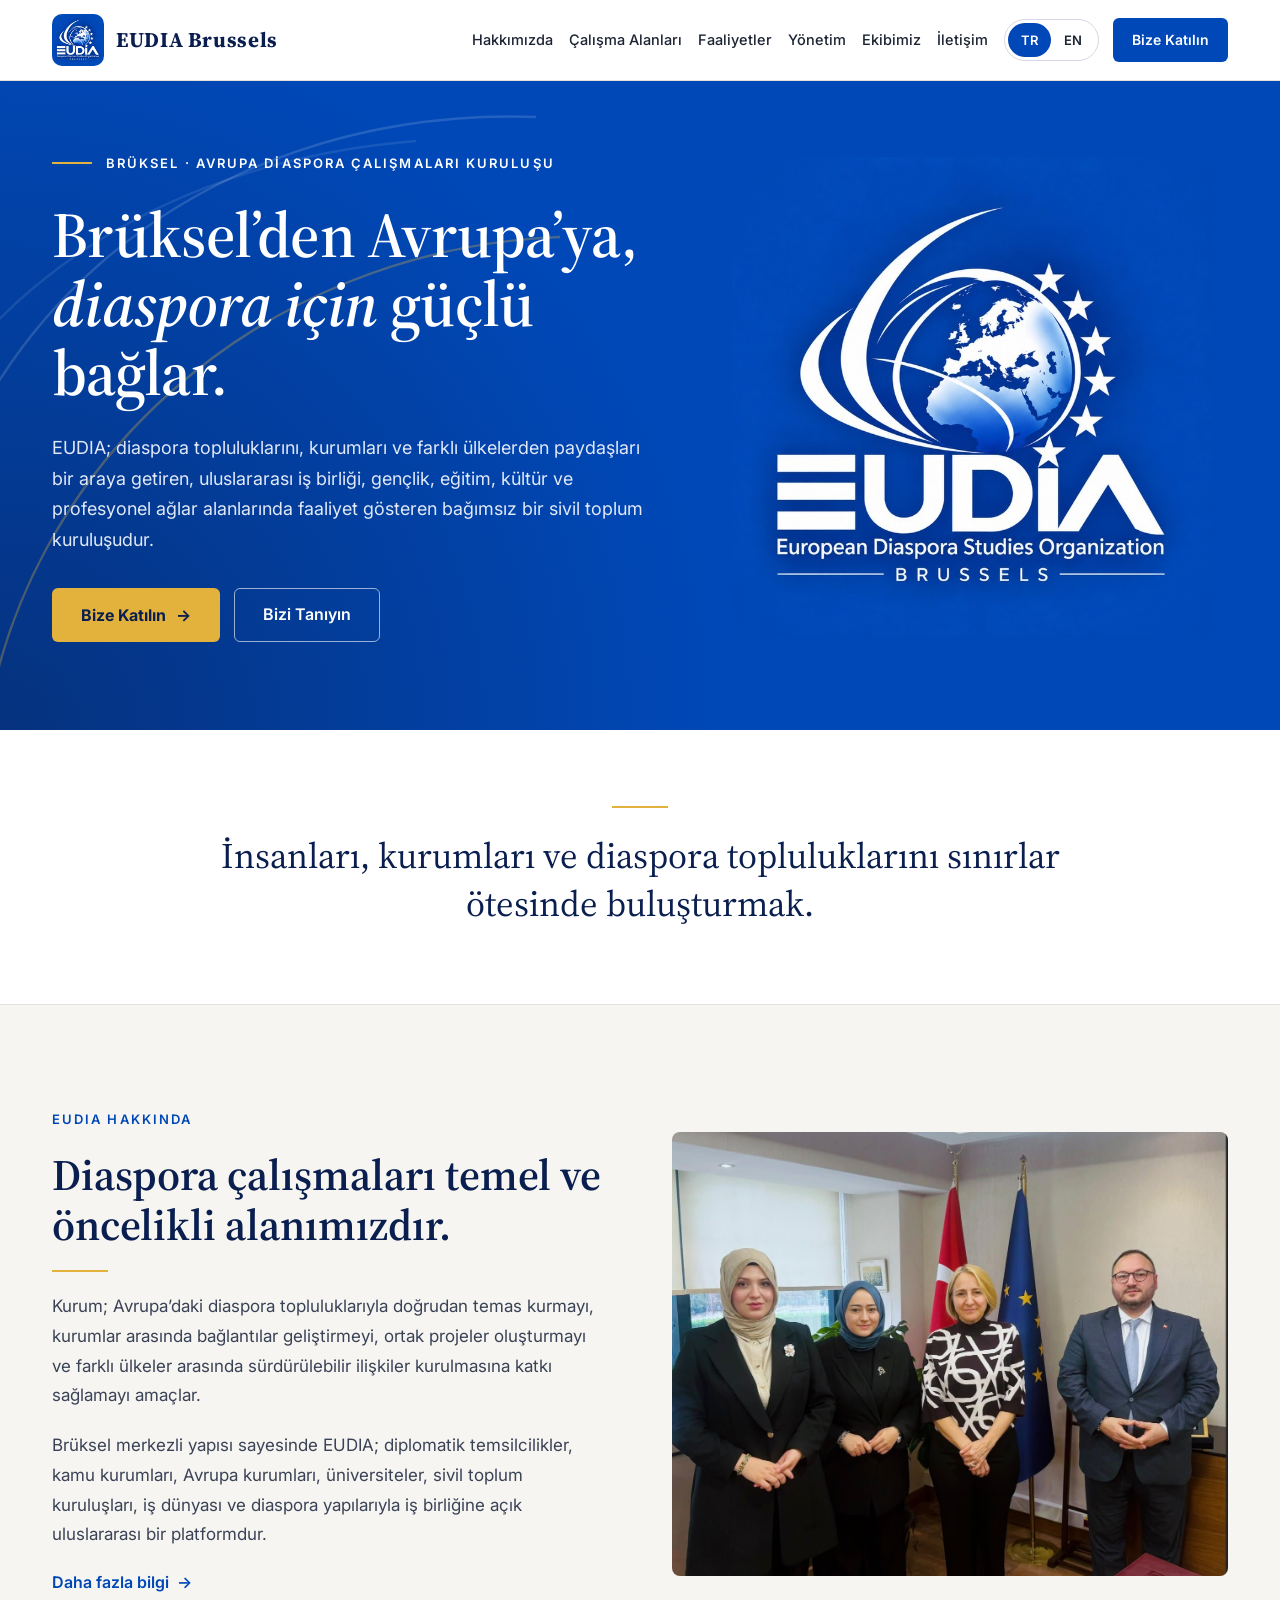
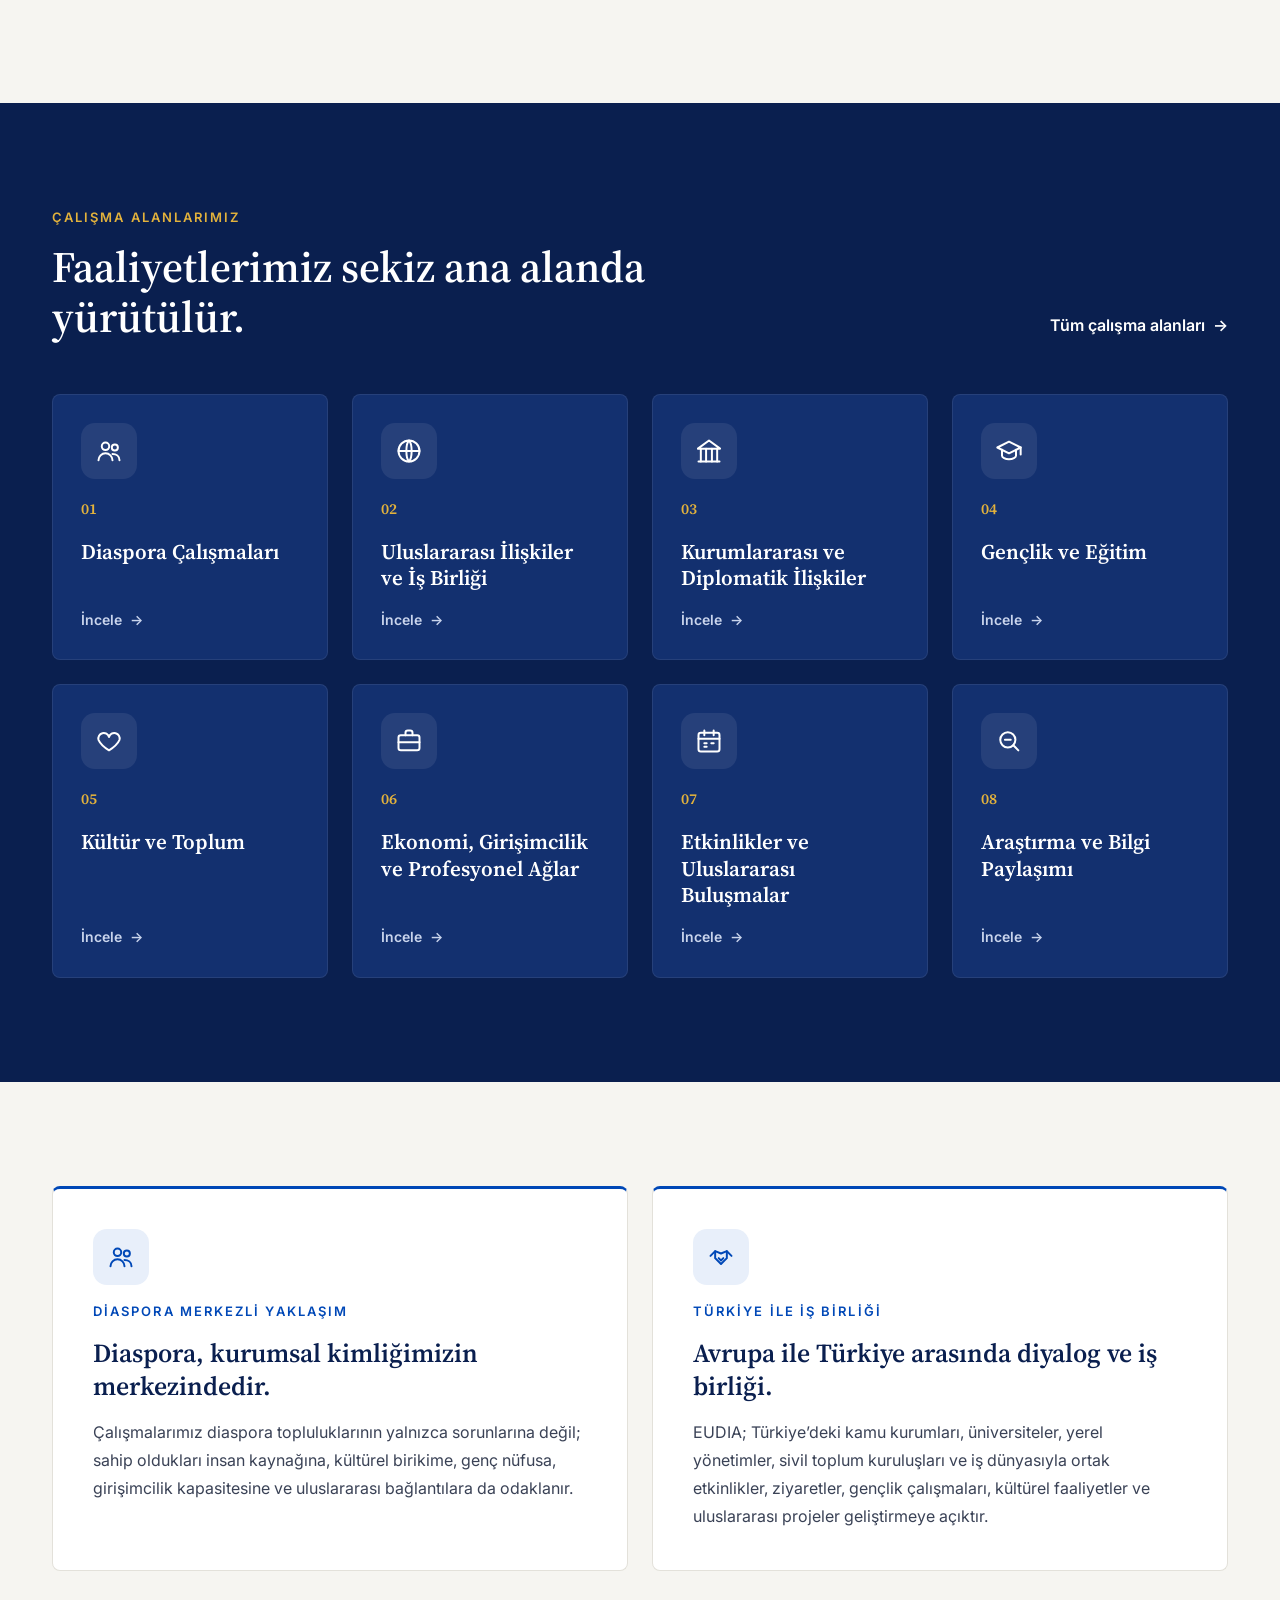
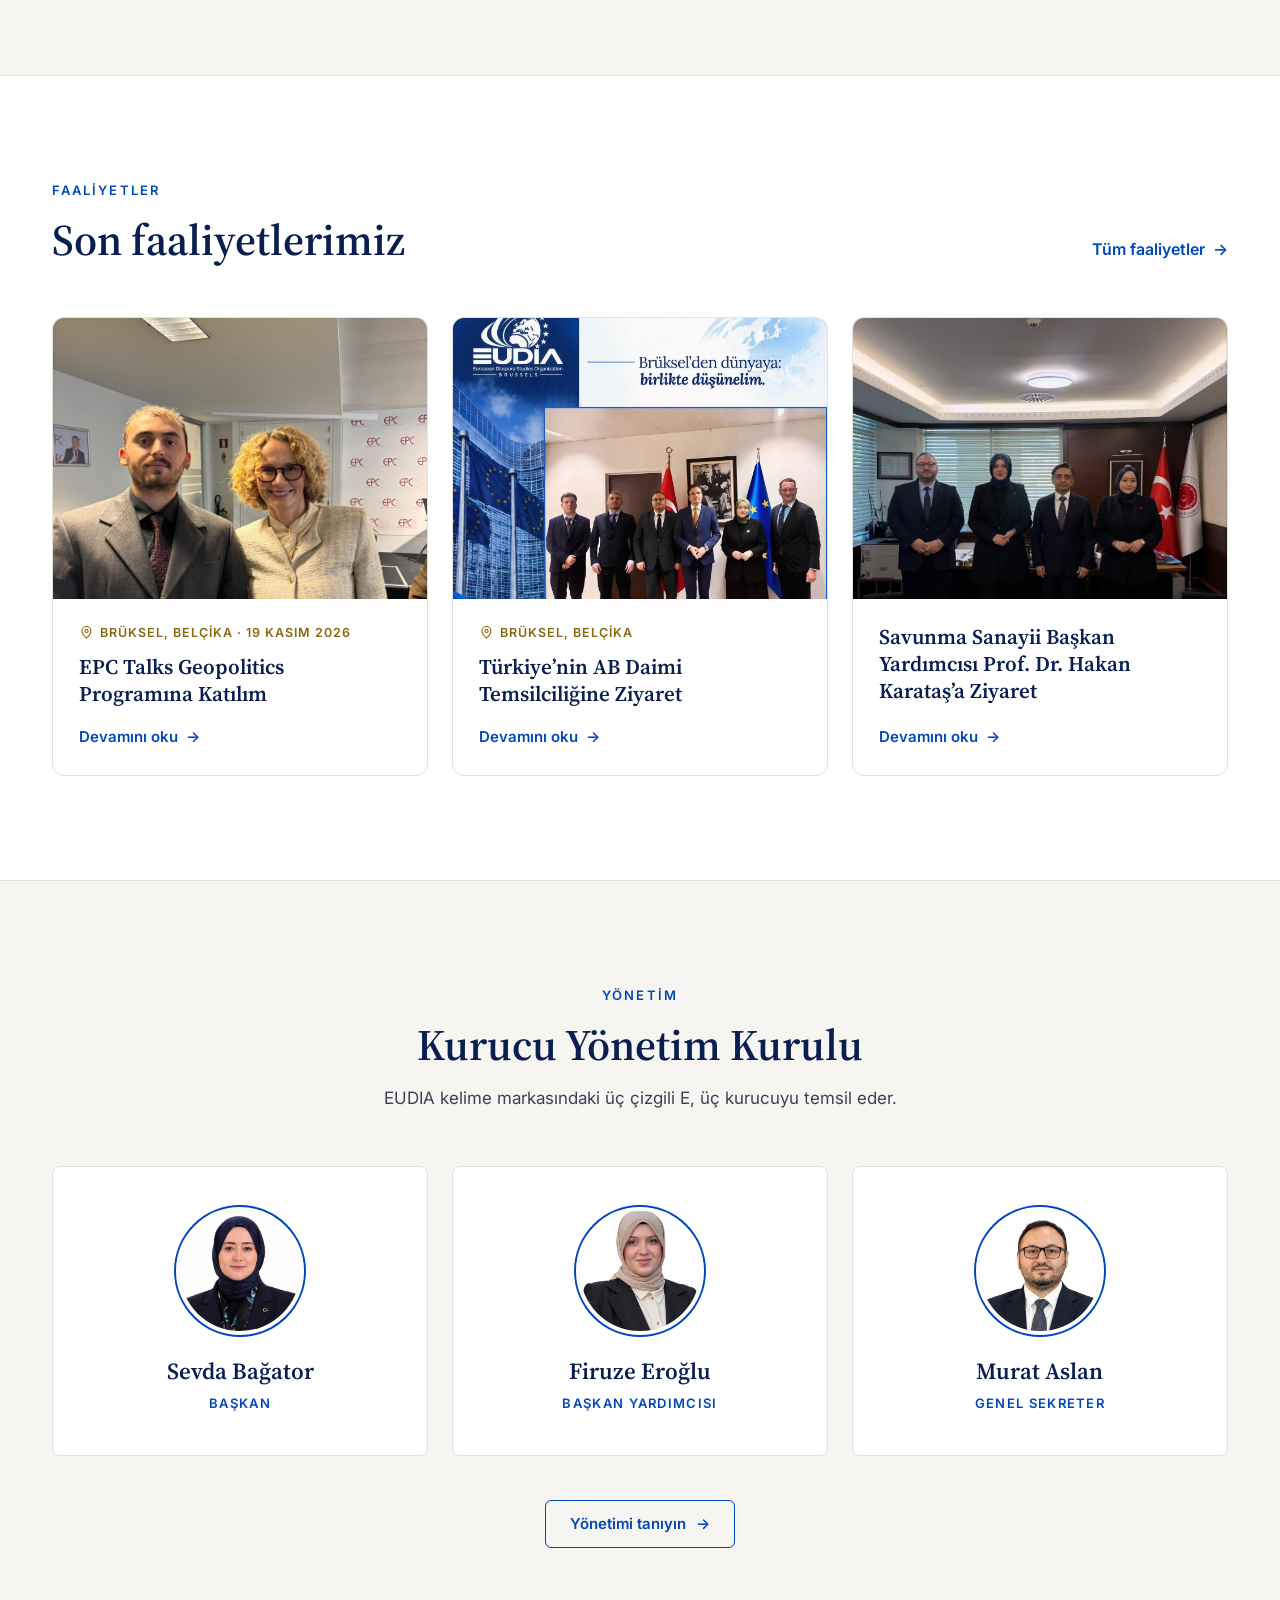
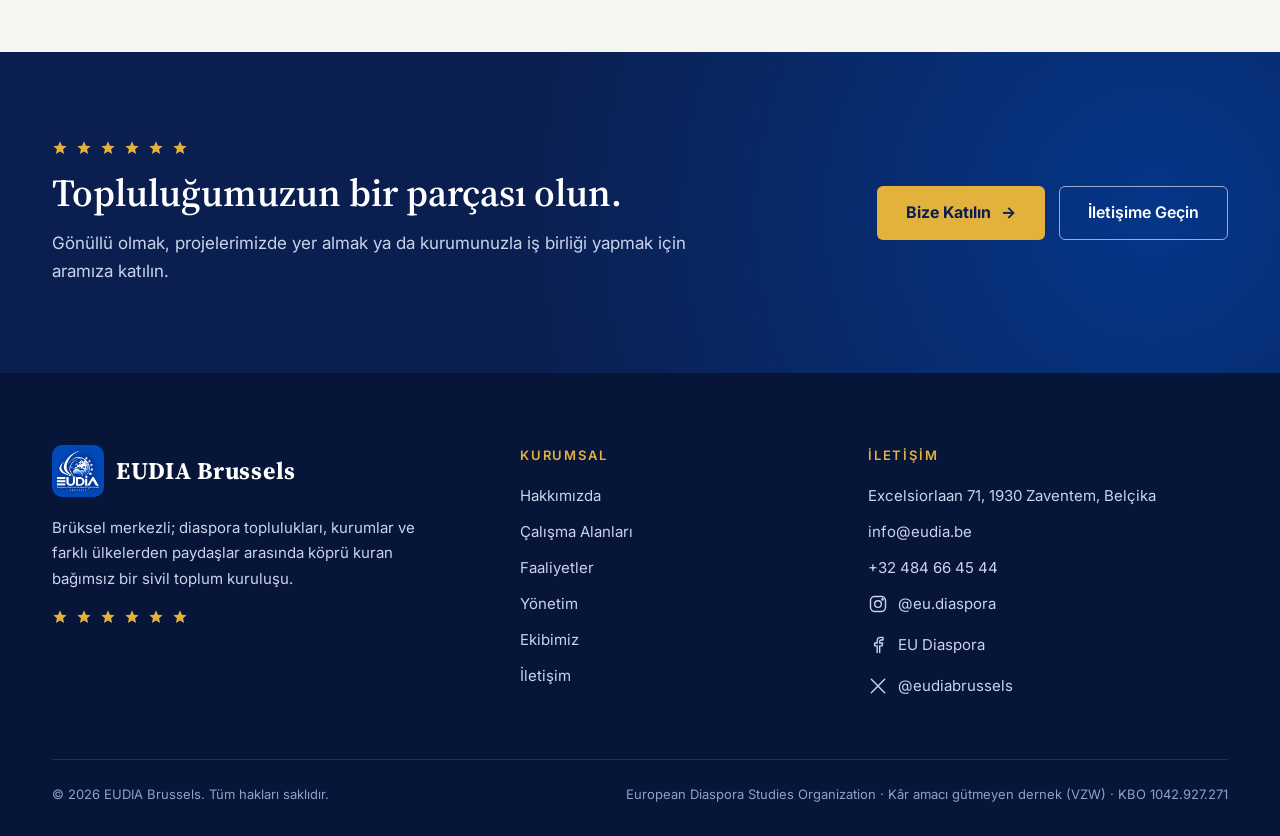
<file: html/MainPage_tr.html>
<!DOCTYPE html>
<html lang="tr">
<head>
  <meta charset="UTF-8">
  <meta name="viewport" content="width=device-width, initial-scale=1">
  <title>EUDIA Brussels — Avrupa Diaspora Çalışmaları Kuruluşu</title>
  <meta name="description" content="EUDIA Brussels; diaspora topluluklarını, kurumları ve farklı ülkelerden paydaşları bir araya getiren Brüksel merkezli bağımsız bir sivil toplum kuruluşudur.">
  <meta name="theme-color" content="#0048B7">

  <meta property="og:type" content="website">
  <meta property="og:site_name" content="EUDIA Brussels">
  <meta property="og:title" content="EUDIA Brussels — Avrupa Diaspora Çalışmaları Kuruluşu">
  <meta property="og:description" content="EUDIA Brussels; diaspora topluluklarını, kurumları ve farklı ülkelerden paydaşları bir araya getiren Brüksel merkezli bağımsız bir sivil toplum kuruluşudur.">
  <meta property="og:locale" content="tr_TR">
  <meta property="og:image" content="../img/logo/eudia-logo.jpg">

  <link rel="alternate" hreflang="en" href="MainPage_en.html">
  <link rel="icon" type="image/png" href="../img/logo/favicon.png">
  <link rel="apple-touch-icon" href="../img/logo/eudia-logo.jpg">

  <link rel="preconnect" href="https://fonts.googleapis.com">
  <link rel="preconnect" href="https://fonts.gstatic.com" crossorigin>
  <link rel="stylesheet" href="https://fonts.googleapis.com/css2?family=Inter:wght@400;500;600;700&amp;family=Source+Serif+4:ital,opsz,wght@0,8..60,500;0,8..60,600;0,8..60,700;1,8..60,500&amp;display=swap">

  <link rel="stylesheet" href="../css/common.css">
  <link rel="stylesheet" href="../css/Main.css">
  <script type="application/ld+json">
  {"@context": "https://schema.org", "@type": "NGO", "name": "European Diaspora Studies Organization", "alternateName": "EUDIA Brussels", "email": "info@eudia.be", "telephone": "+32 484 66 45 44", "address": {"@type": "PostalAddress", "streetAddress": "Excelsiorlaan 71", "postalCode": "1930", "addressLocality": "Zaventem", "addressCountry": "BE"}, "sameAs": ["https://www.instagram.com/eu.diaspora", "https://www.facebook.com/profile.php?id=61594972829004", "https://x.com/eudiabrussels"]}
  </script>
</head>
<body class="page-home">

<a class="skip-link" href="#main">İçeriğe geç</a>

<header class="site-header" data-header>
  <div class="container header__inner">
    <a class="brand" href="MainPage_tr.html" aria-label="EUDIA Brussels — Ana Sayfa">
      <img class="brand__logo" src="../img/logo/eudia-logo.jpg" alt="" width="52" height="52">
      <span class="brand__text">
        <span class="brand__name">EUDIA Brussels</span>
        <span class="brand__sub" lang="en">European Diaspora Studies Organization</span>
      </span>
    </a>

    <nav class="nav" id="site-nav" aria-label="Ana menü">
      <ul class="nav__list">
        <li><a class="nav__link" href="About_tr.html">Hakkımızda</a></li>
        <li><a class="nav__link" href="Calisma_alanlari_tr.html">Çalışma Alanları</a></li>
        <li><a class="nav__link" href="Faaliyetler_tr.html">Faaliyetler</a></li>
        <li><a class="nav__link" href="Yonetim_tr.html">Yönetim</a></li>
        <li><a class="nav__link" href="Ekibimiz_tr.html">Ekibimiz</a></li>
        <li><a class="nav__link" href="Iletisim_tr.html">İletişim</a></li>
      </ul>
      <div class="nav__actions">
        <div class="lang-switch" role="group" aria-label="Dil seçimi">
          <a href="MainPage_tr.html" hreflang="tr" lang="tr" aria-current="true" aria-label="Türkçe">TR</a><a href="MainPage_en.html" hreflang="en" lang="en" aria-label="English">EN</a>
        </div>
        <a class="btn btn--primary btn--sm" href="#" data-join>Bize Katılın</a>
      </div>
    </nav>

    <button class="menu-toggle" type="button" aria-expanded="false" aria-controls="site-nav">
      <span></span><span></span><span></span>
      <span class="sr-only">Menüyü aç / kapat</span>
    </button>
  </div>
</header>

<main id="main">

  <!-- Giriş -->
  <section class="hero">
    <svg class="deco-arcs" viewBox="0 0 600 600" aria-hidden="true"><path d="M60 540 C 60 240, 300 50, 580 60"/><path d="M10 480 C 40 250, 230 100, 480 80"/><path d="M120 580 C 150 350, 350 170, 600 160"/></svg>
    <div class="container">
      <div class="hero__grid">
        <div class="hero__text hero-anim">
          <div class="hero__eyebrow">
            <span class="gold-rule"></span>
            <span class="eyebrow eyebrow--light">Brüksel · Avrupa Diaspora Çalışmaları Kuruluşu</span>
          </div>
          <h1>Brüksel’den Avrupa’ya, <em>diaspora için</em> güçlü bağlar.</h1>
          <p class="hero__lead">EUDIA; diaspora topluluklarını, kurumları ve farklı ülkelerden paydaşları bir araya getiren, uluslararası iş birliği, gençlik, eğitim, kültür ve profesyonel ağlar alanlarında faaliyet gösteren bağımsız bir sivil toplum kuruluşudur.</p>
          <div class="hero__actions">
            <a class="btn btn--gold btn--lg" href="#" data-join>Bize Katılın <span class="arrow" aria-hidden="true">→</span></a>
            <a class="btn btn--outline-light btn--lg" href="About_tr.html">Bizi Tanıyın</a>
          </div>
        </div>
        <div class="hero__visual">
          <div class="hero__logo-wrap">
            <img class="hero__logo" src="../img/logo/eudia-logo.jpg" alt="EUDIA — European Diaspora Studies Organization, Brussels" width="800" height="800" fetchpriority="high">
          </div>
        </div>
      </div>
    </div>
  </section>

  <!-- Slogan -->
  <section class="motto" aria-label="Motto">
    <div class="container">
      <div class="motto__inner reveal">
        <span class="gold-rule"></span>
        <blockquote>İnsanları, kurumları ve diaspora topluluklarını sınırlar ötesinde buluşturmak.</blockquote>
      </div>
    </div>
  </section>

  <!-- Hakkımızda özeti -->
  <section class="section intro">
    <div class="container">
      <div class="split">
        <div class="split__text reveal reveal--left">
          <span class="eyebrow">EUDIA Hakkında</span>
          <h2 class="section-title">Diaspora çalışmaları temel ve öncelikli alanımızdır.</h2>
          <span class="gold-rule"></span>
          <p class="lead">Kurum; Avrupa’daki diaspora topluluklarıyla doğrudan temas kurmayı, kurumlar arasında bağlantılar geliştirmeyi, ortak projeler oluşturmayı ve farklı ülkeler arasında sürdürülebilir ilişkiler kurulmasına katkı sağlamayı amaçlar.</p>
          <p class="lead">Brüksel merkezli yapısı sayesinde EUDIA; diplomatik temsilcilikler, kamu kurumları, Avrupa kurumları, üniversiteler, sivil toplum kuruluşları, iş dünyası ve diaspora yapılarıyla iş birliğine açık uluslararası bir platformdur.</p>
          <a class="link-arrow" href="About_tr.html">Daha fazla bilgi <span class="arrow" aria-hidden="true">→</span></a>
        </div>
        <div class="reveal reveal--right">
          <div class="photo" data-photo data-label="Fotoğraf: Brüksel / EUDIA etkinliği"><img src="../img/genel/brussels.jpg" alt="Fotoğraf: Brüksel / EUDIA etkinliği" loading="lazy" decoding="async"></div>
        </div>
      </div>
    </div>
  </section>

  <!-- Çalışma alanları -->
  <section class="section section--navy">
    <div class="container">
      <div class="section-head section-head--row reveal">
        <div>
          <span class="eyebrow eyebrow--gold">Çalışma Alanlarımız</span>
          <h2 class="section-title">Faaliyetlerimiz sekiz ana alanda yürütülür.</h2>
        </div>
        <a class="link-arrow link-arrow--light" href="Calisma_alanlari_tr.html">Tüm çalışma alanları <span class="arrow" aria-hidden="true">→</span></a>
      </div>
      <div class="grid grid--4" data-stagger="70">
        <a class="area-mini reveal" href="Calisma_alanlari_tr.html#alan-1">
          <span class="icon-badge"><svg viewBox="0 0 24 24" fill="none" stroke="currentColor" stroke-width="1.7" stroke-linecap="round" stroke-linejoin="round" aria-hidden="true"><circle cx="9" cy="8" r="3.2"/><circle cx="17" cy="9" r="2.6"/><path d="M3 20c0-3.3 2.7-6 6-6s6 2.7 6 6"/><path d="M15 14.5c3 0 6 1.8 6 5.5"/></svg></span>
          <span class="area-mini__num">01</span>
          <h3>Diaspora Çalışmaları</h3>
          <span class="area-mini__more">İncele <span class="arrow" aria-hidden="true">→</span></span>
        </a>
        <a class="area-mini reveal" href="Calisma_alanlari_tr.html#alan-2">
          <span class="icon-badge"><svg viewBox="0 0 24 24" fill="none" stroke="currentColor" stroke-width="1.7" stroke-linecap="round" stroke-linejoin="round" aria-hidden="true"><circle cx="12" cy="12" r="9"/><path d="M3 12h18M12 3c3 3 3 15 0 18M12 3c-3 3-3 15 0 18"/></svg></span>
          <span class="area-mini__num">02</span>
          <h3>Uluslararası İlişkiler ve İş Birliği</h3>
          <span class="area-mini__more">İncele <span class="arrow" aria-hidden="true">→</span></span>
        </a>
        <a class="area-mini reveal" href="Calisma_alanlari_tr.html#alan-3">
          <span class="icon-badge"><svg viewBox="0 0 24 24" fill="none" stroke="currentColor" stroke-width="1.7" stroke-linecap="round" stroke-linejoin="round" aria-hidden="true"><path d="M3 21h18"/><path d="M5 21V10M9.5 21V10M14.5 21V10M19 21V10"/><path d="M2.5 10 12 3l9.5 7z"/></svg></span>
          <span class="area-mini__num">03</span>
          <h3>Kurumlararası ve Diplomatik İlişkiler</h3>
          <span class="area-mini__more">İncele <span class="arrow" aria-hidden="true">→</span></span>
        </a>
        <a class="area-mini reveal" href="Calisma_alanlari_tr.html#alan-4">
          <span class="icon-badge"><svg viewBox="0 0 24 24" fill="none" stroke="currentColor" stroke-width="1.7" stroke-linecap="round" stroke-linejoin="round" aria-hidden="true"><path d="M2 9l10-5 10 5-10 5z"/><path d="M6 11v5c0 1.5 2.7 3 6 3s6-1.5 6-3v-5"/><path d="M22 9v6"/></svg></span>
          <span class="area-mini__num">04</span>
          <h3>Gençlik ve Eğitim</h3>
          <span class="area-mini__more">İncele <span class="arrow" aria-hidden="true">→</span></span>
        </a>
        <a class="area-mini reveal" href="Calisma_alanlari_tr.html#alan-5">
          <span class="icon-badge"><svg viewBox="0 0 24 24" fill="none" stroke="currentColor" stroke-width="1.7" stroke-linecap="round" stroke-linejoin="round" aria-hidden="true"><path d="M12 20s-7-4.4-9-9a4.6 4.6 0 0 1 9-2.4A4.6 4.6 0 0 1 21 11c-2 4.6-9 9-9 9z"/></svg></span>
          <span class="area-mini__num">05</span>
          <h3>Kültür ve Toplum</h3>
          <span class="area-mini__more">İncele <span class="arrow" aria-hidden="true">→</span></span>
        </a>
        <a class="area-mini reveal" href="Calisma_alanlari_tr.html#alan-6">
          <span class="icon-badge"><svg viewBox="0 0 24 24" fill="none" stroke="currentColor" stroke-width="1.7" stroke-linecap="round" stroke-linejoin="round" aria-hidden="true"><rect x="3" y="7" width="18" height="13" rx="2"/><path d="M9 7V5a2 2 0 0 1 2-2h2a2 2 0 0 1 2 2v2"/><path d="M3 13h18"/></svg></span>
          <span class="area-mini__num">06</span>
          <h3>Ekonomi, Girişimcilik ve Profesyonel Ağlar</h3>
          <span class="area-mini__more">İncele <span class="arrow" aria-hidden="true">→</span></span>
        </a>
        <a class="area-mini reveal" href="Calisma_alanlari_tr.html#alan-7">
          <span class="icon-badge"><svg viewBox="0 0 24 24" fill="none" stroke="currentColor" stroke-width="1.7" stroke-linecap="round" stroke-linejoin="round" aria-hidden="true"><rect x="3" y="5" width="18" height="16" rx="2"/><path d="M16 3v4M8 3v4M3 10h18"/><path d="M8 14h2M14 14h2M8 17h2"/></svg></span>
          <span class="area-mini__num">07</span>
          <h3>Etkinlikler ve Uluslararası Buluşmalar</h3>
          <span class="area-mini__more">İncele <span class="arrow" aria-hidden="true">→</span></span>
        </a>
        <a class="area-mini reveal" href="Calisma_alanlari_tr.html#alan-8">
          <span class="icon-badge"><svg viewBox="0 0 24 24" fill="none" stroke="currentColor" stroke-width="1.7" stroke-linecap="round" stroke-linejoin="round" aria-hidden="true"><circle cx="11" cy="11" r="6.5"/><path d="M20 20l-4.3-4.3"/><path d="M8.5 11h5"/></svg></span>
          <span class="area-mini__num">08</span>
          <h3>Araştırma ve Bilgi Paylaşımı</h3>
          <span class="area-mini__more">İncele <span class="arrow" aria-hidden="true">→</span></span>
        </a>
      </div>
    </div>
  </section>

  <!-- Diaspora ve Türkiye -->
  <section class="section">
    <div class="container">
      <div class="grid grid--2" data-stagger="120">
        <article class="card card--accent card--lift pillar reveal">
          <span class="icon-badge"><svg viewBox="0 0 24 24" fill="none" stroke="currentColor" stroke-width="1.7" stroke-linecap="round" stroke-linejoin="round" aria-hidden="true"><circle cx="9" cy="8" r="3.2"/><circle cx="17" cy="9" r="2.6"/><path d="M3 20c0-3.3 2.7-6 6-6s6 2.7 6 6"/><path d="M15 14.5c3 0 6 1.8 6 5.5"/></svg></span>
          <span class="eyebrow">Diaspora Merkezli Yaklaşım</span>
          <h3>Diaspora, kurumsal kimliğimizin merkezindedir.</h3>
          <p>Çalışmalarımız diaspora topluluklarının yalnızca sorunlarına değil; sahip oldukları insan kaynağına, kültürel birikime, genç nüfusa, girişimcilik kapasitesine ve uluslararası bağlantılara da odaklanır.</p>
        </article>
        <article class="card card--accent card--lift pillar reveal">
          <span class="icon-badge"><svg viewBox="0 0 24 24" fill="none" stroke="currentColor" stroke-width="1.7" stroke-linecap="round" stroke-linejoin="round" aria-hidden="true"><path d="M3 11l4-4 5 2 5-2 4 4"/><path d="M7 7v6l5 5 5-5V7"/><path d="M10 13l2 2 2-2"/></svg></span>
          <span class="eyebrow">Türkiye ile İş Birliği</span>
          <h3>Avrupa ile Türkiye arasında diyalog ve iş birliği.</h3>
          <p>EUDIA; Türkiye’deki kamu kurumları, üniversiteler, yerel yönetimler, sivil toplum kuruluşları ve iş dünyasıyla ortak etkinlikler, ziyaretler, gençlik çalışmaları, kültürel faaliyetler ve uluslararası projeler geliştirmeye açıktır.</p>
        </article>
      </div>
    </div>
  </section>

  <!-- Son faaliyetler -->
  <section class="section section--white">
    <div class="container">
      <div class="section-head section-head--row reveal">
        <div>
          <span class="eyebrow">Faaliyetler</span>
          <h2 class="section-title">Son faaliyetlerimiz</h2>
        </div>
        <a class="link-arrow" href="Faaliyetler_tr.html">Tüm faaliyetler <span class="arrow" aria-hidden="true">→</span></a>
      </div>
      <div class="grid grid--3" data-stagger="110">
        <a class="news-card reveal" href="Faaliyetler_tr.html#epc-talks-geopolitics">
          <div class="photo news-card__photo" data-photo data-label="Fotoğraf eklenecek"><img src="../img/ziyaretler/epc-talks-geopolitics.jpg" alt="EPC Talks Geopolitics Programına Katılım" loading="lazy" decoding="async"></div>
          <div class="news-card__body">
            <span class="news-card__place"><svg viewBox="0 0 24 24" fill="none" stroke="currentColor" stroke-width="1.7" stroke-linecap="round" stroke-linejoin="round" aria-hidden="true"><path d="M12 21s-7-6.2-7-11.5A7 7 0 0 1 19 9.5C19 14.8 12 21 12 21z"/><circle cx="12" cy="9.5" r="2.5"/></svg> Brüksel, Belçika · 19 Kasım 2026</span>
            <h3>EPC Talks Geopolitics Programına Katılım</h3>
            <span class="news-card__more">Devamını oku <span class="arrow" aria-hidden="true">→</span></span>
          </div>
        </a>
        <a class="news-card reveal" href="Faaliyetler_tr.html#ab-daimi-temsilciligi">
          <div class="photo news-card__photo" data-photo data-label="Fotoğraf eklenecek"><img src="../img/ziyaretler/ab-daimi-temsilciligi.jpg" alt="Türkiye’nin AB Daimi Temsilciliğine Ziyaret" loading="lazy" decoding="async"></div>
          <div class="news-card__body">
            <span class="news-card__place"><svg viewBox="0 0 24 24" fill="none" stroke="currentColor" stroke-width="1.7" stroke-linecap="round" stroke-linejoin="round" aria-hidden="true"><path d="M12 21s-7-6.2-7-11.5A7 7 0 0 1 19 9.5C19 14.8 12 21 12 21z"/><circle cx="12" cy="9.5" r="2.5"/></svg> Brüksel, Belçika</span>
            <h3>Türkiye’nin AB Daimi Temsilciliğine Ziyaret</h3>
            <span class="news-card__more">Devamını oku <span class="arrow" aria-hidden="true">→</span></span>
          </div>
        </a>
        <a class="news-card reveal" href="Faaliyetler_tr.html#savunma-sanayii">
          <div class="photo news-card__photo" data-photo data-label="Fotoğraf eklenecek"><img src="../img/ziyaretler/savunma-sanayii-hakan-karatas.jpg" alt="Savunma Sanayii Başkan Yardımcısı Prof. Dr. Hakan Karataş’a Ziyaret" loading="lazy" decoding="async"></div>
          <div class="news-card__body">
            
            <h3>Savunma Sanayii Başkan Yardımcısı Prof. Dr. Hakan Karataş’a Ziyaret</h3>
            <span class="news-card__more">Devamını oku <span class="arrow" aria-hidden="true">→</span></span>
          </div>
        </a>
      </div>
    </div>
  </section>

  <!-- Yönetim -->
  <section class="section">
    <div class="container">
      <div class="section-head section-head--center reveal">
        <span class="eyebrow">Yönetim</span>
        <h2 class="section-title">Kurucu Yönetim Kurulu</h2>
        <p class="lead">EUDIA kelime markasındaki üç çizgili E, üç kurucuyu temsil eder.</p>
      </div>
      <div class="grid grid--3" data-stagger="120">
        <article class="person-mini reveal">
          <div class="avatar" data-photo data-initials="SB"><img src="../img/yonetim/sevda-bagator.jpg" alt="Sevda Bağator" loading="lazy" decoding="async"></div>
          <div>
            <h3>Sevda Bağator</h3>
            <span class="person-mini__role">Başkan</span>
          </div>
        </article>
        <article class="person-mini reveal">
          <div class="avatar" data-photo data-initials="FE"><img src="../img/yonetim/firuze-eroglu.jpg" alt="Firuze Eroğlu" loading="lazy" decoding="async"></div>
          <div>
            <h3>Firuze Eroğlu</h3>
            <span class="person-mini__role">Başkan Yardımcısı</span>
          </div>
        </article>
        <article class="person-mini reveal">
          <div class="avatar" data-photo data-initials="MA"><img src="../img/yonetim/murat-aslan.jpg" alt="Murat Aslan" loading="lazy" decoding="async"></div>
          <div>
            <h3>Murat Aslan</h3>
            <span class="person-mini__role">Genel Sekreter</span>
          </div>
        </article>
      </div>
      <div class="board-teaser__more reveal">
        <a class="btn btn--outline" href="Yonetim_tr.html">Yönetimi tanıyın <span class="arrow" aria-hidden="true">→</span></a>
      </div>
    </div>
  </section>

  <section class="cta-band" aria-labelledby="cta-title">
    <div class="container">
      <div class="cta-band__inner reveal">
        <div class="cta-band__text">
          <div class="stars stars--twinkle" aria-hidden="true"><svg viewBox="0 0 24 24" aria-hidden="true"><path d="M12 2l2.9 6.6 7.1.6-5.4 4.7 1.6 7L12 17.2 5.8 20.9l1.6-7L2 9.2l7.1-.6z"/></svg><svg viewBox="0 0 24 24" aria-hidden="true"><path d="M12 2l2.9 6.6 7.1.6-5.4 4.7 1.6 7L12 17.2 5.8 20.9l1.6-7L2 9.2l7.1-.6z"/></svg><svg viewBox="0 0 24 24" aria-hidden="true"><path d="M12 2l2.9 6.6 7.1.6-5.4 4.7 1.6 7L12 17.2 5.8 20.9l1.6-7L2 9.2l7.1-.6z"/></svg><svg viewBox="0 0 24 24" aria-hidden="true"><path d="M12 2l2.9 6.6 7.1.6-5.4 4.7 1.6 7L12 17.2 5.8 20.9l1.6-7L2 9.2l7.1-.6z"/></svg><svg viewBox="0 0 24 24" aria-hidden="true"><path d="M12 2l2.9 6.6 7.1.6-5.4 4.7 1.6 7L12 17.2 5.8 20.9l1.6-7L2 9.2l7.1-.6z"/></svg><svg viewBox="0 0 24 24" aria-hidden="true"><path d="M12 2l2.9 6.6 7.1.6-5.4 4.7 1.6 7L12 17.2 5.8 20.9l1.6-7L2 9.2l7.1-.6z"/></svg></div>
          <h2 id="cta-title">Topluluğumuzun bir parçası olun.</h2>
          <p>Gönüllü olmak, projelerimizde yer almak ya da kurumunuzla iş birliği yapmak için aramıza katılın.</p>
        </div>
        <div class="cta-band__actions">
          <a class="btn btn--gold btn--lg" href="#" data-join>Bize Katılın <span class="arrow" aria-hidden="true">→</span></a>
          <a class="btn btn--outline-light btn--lg" href="Iletisim_tr.html">İletişime Geçin</a>
        </div>
      </div>
    </div>
  </section>

</main>

<footer class="site-footer">
  <div class="container">
    <div class="footer__grid">
      <div class="footer__brand">
        <a class="brand" href="MainPage_tr.html">
          <img class="brand__logo" src="../img/logo/eudia-logo.jpg" alt="" width="52" height="52" loading="lazy">
          <span class="brand__text"><span class="brand__name">EUDIA Brussels</span></span>
        </a>
        <p>Brüksel merkezli; diaspora toplulukları, kurumlar ve farklı ülkelerden paydaşlar arasında köprü kuran bağımsız bir sivil toplum kuruluşu.</p>
        <div class="stars stars--twinkle" aria-hidden="true"><svg viewBox="0 0 24 24" aria-hidden="true"><path d="M12 2l2.9 6.6 7.1.6-5.4 4.7 1.6 7L12 17.2 5.8 20.9l1.6-7L2 9.2l7.1-.6z"/></svg><svg viewBox="0 0 24 24" aria-hidden="true"><path d="M12 2l2.9 6.6 7.1.6-5.4 4.7 1.6 7L12 17.2 5.8 20.9l1.6-7L2 9.2l7.1-.6z"/></svg><svg viewBox="0 0 24 24" aria-hidden="true"><path d="M12 2l2.9 6.6 7.1.6-5.4 4.7 1.6 7L12 17.2 5.8 20.9l1.6-7L2 9.2l7.1-.6z"/></svg><svg viewBox="0 0 24 24" aria-hidden="true"><path d="M12 2l2.9 6.6 7.1.6-5.4 4.7 1.6 7L12 17.2 5.8 20.9l1.6-7L2 9.2l7.1-.6z"/></svg><svg viewBox="0 0 24 24" aria-hidden="true"><path d="M12 2l2.9 6.6 7.1.6-5.4 4.7 1.6 7L12 17.2 5.8 20.9l1.6-7L2 9.2l7.1-.6z"/></svg><svg viewBox="0 0 24 24" aria-hidden="true"><path d="M12 2l2.9 6.6 7.1.6-5.4 4.7 1.6 7L12 17.2 5.8 20.9l1.6-7L2 9.2l7.1-.6z"/></svg></div>
      </div>
      <div>
        <h2 class="footer__title">Kurumsal</h2>
        <ul class="footer__list">
            <li><a href="About_tr.html">Hakkımızda</a></li>
            <li><a href="Calisma_alanlari_tr.html">Çalışma Alanları</a></li>
            <li><a href="Faaliyetler_tr.html">Faaliyetler</a></li>
            <li><a href="Yonetim_tr.html">Yönetim</a></li>
            <li><a href="Ekibimiz_tr.html">Ekibimiz</a></li>
            <li><a href="Iletisim_tr.html">İletişim</a></li>
        </ul>
      </div>
      <div>
        <h2 class="footer__title">İletişim</h2>
        <ul class="footer__list">
          <li><a href="https://www.google.com/maps/search/?api=1&query=Excelsiorlaan+71+1930+Zaventem+Belgium" target="_blank" rel="noopener">Excelsiorlaan 71, 1930 Zaventem, Belçika</a></li>
          <li><a href="mailto:info@eudia.be">info@eudia.be</a></li>
          <li><a href="tel:+32484664544">+32 484 66 45 44</a></li>
          <li><a class="footer__social" href="https://www.instagram.com/eu.diaspora" target="_blank" rel="noopener"><svg viewBox="0 0 24 24" fill="none" stroke="currentColor" stroke-width="1.7" stroke-linecap="round" stroke-linejoin="round" aria-hidden="true"><rect x="3" y="3" width="18" height="18" rx="5"/><circle cx="12" cy="12" r="4"/><circle cx="17.5" cy="6.5" r=".8" fill="currentColor"/></svg> @eu.diaspora</a></li>
          <li><a class="footer__social" href="https://www.facebook.com/profile.php?id=61594972829004" target="_blank" rel="noopener"><svg viewBox="0 0 24 24" fill="none" stroke="currentColor" stroke-width="1.7" stroke-linecap="round" stroke-linejoin="round" aria-hidden="true"><path d="M14 21v-8h3l.5-3.5H14V7.8c0-1 .3-1.8 1.8-1.8H18V3a24 24 0 0 0-2.7-.1C12.6 2.9 11 4.5 11 7.4v2.1H8V13h3v8"/></svg> EU Diaspora</a></li>
          <li><a class="footer__social" href="https://x.com/eudiabrussels" target="_blank" rel="noopener"><svg viewBox="0 0 24 24" fill="none" stroke="currentColor" stroke-width="1.7" stroke-linecap="round" stroke-linejoin="round" aria-hidden="true"><path d="M4 4l16 16M20 4L4 20"/></svg> @eudiabrussels</a></li>
        </ul>
      </div>
    </div>
    <div class="footer__bottom">
      <span>© <span data-year>2026</span> EUDIA Brussels. Tüm hakları saklıdır.</span>
      <span>European Diaspora Studies Organization · Kâr amacı gütmeyen dernek (VZW) · KBO 1042.927.271</span>
    </div>
  </div>
</footer>

<button class="back-to-top" type="button" data-back-to-top aria-label="Sayfanın başına dön">
  <svg viewBox="0 0 24 24" fill="none" stroke="currentColor" stroke-width="2" stroke-linecap="round" stroke-linejoin="round" aria-hidden="true"><path d="M12 19V5M5 12l7-7 7 7"/></svg>
</button>
<div class="toast" role="status" aria-live="polite" data-toast></div>

<script src="../javascript/common.js" defer></script>
<script src="../javascript/Main.js" defer></script>
</body>
</html>
</file>
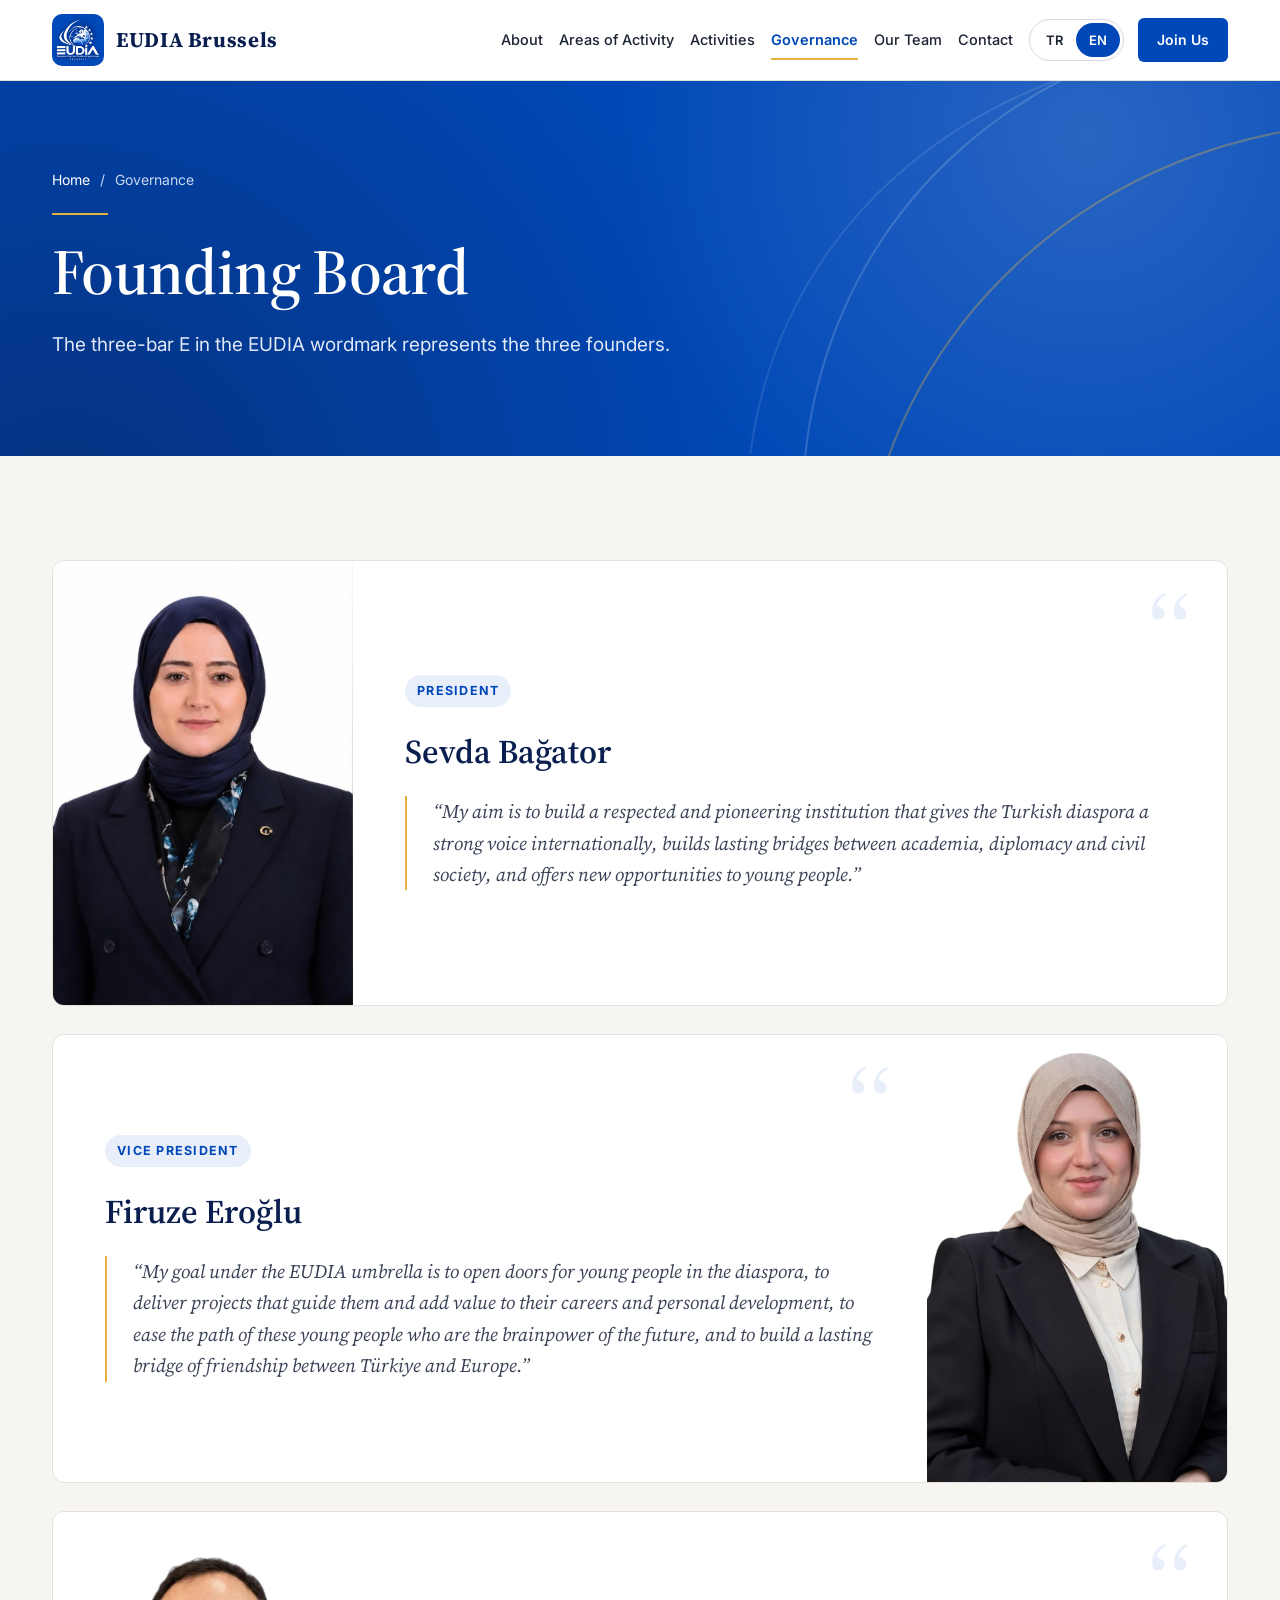
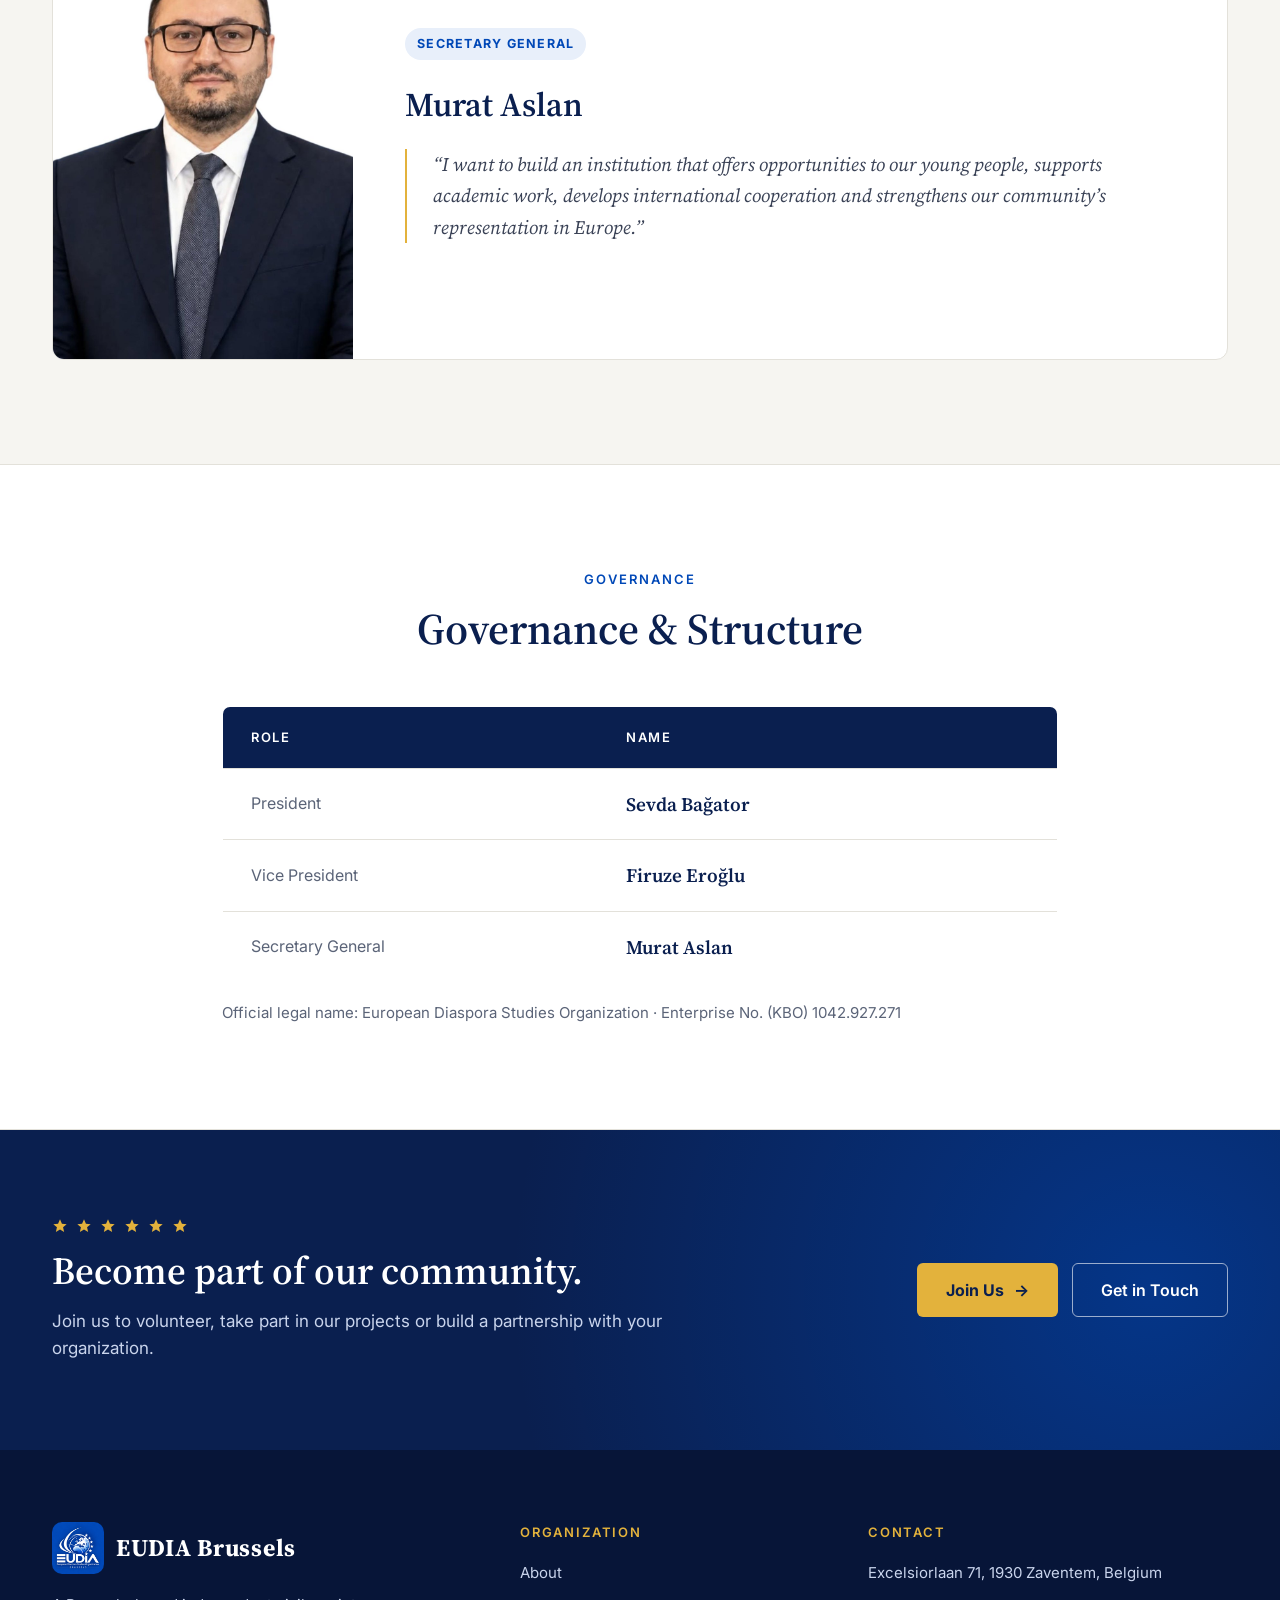
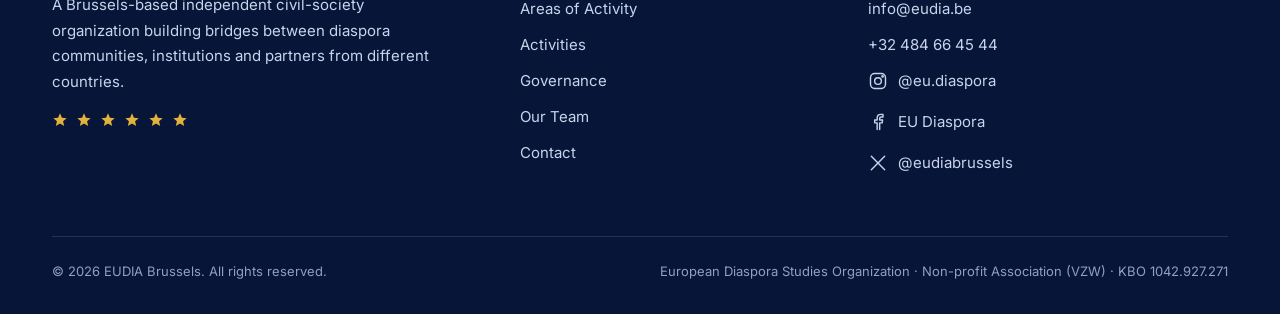
<file: html/Yonetim_en.html>
<!DOCTYPE html>
<html lang="en">
<head>
  <meta charset="UTF-8">
  <meta name="viewport" content="width=device-width, initial-scale=1">
  <title>Governance — EUDIA Brussels</title>
  <meta name="description" content="The Founding Board of EUDIA Brussels: Sevda Bağator, Firuze Eroğlu and Murat Aslan.">
  <meta name="theme-color" content="#0048B7">

  <meta property="og:type" content="website">
  <meta property="og:site_name" content="EUDIA Brussels">
  <meta property="og:title" content="Governance — EUDIA Brussels">
  <meta property="og:description" content="The Founding Board of EUDIA Brussels: Sevda Bağator, Firuze Eroğlu and Murat Aslan.">
  <meta property="og:locale" content="en_GB">
  <meta property="og:image" content="../img/logo/eudia-logo.jpg">

  <link rel="alternate" hreflang="tr" href="Yonetim_tr.html">
  <link rel="icon" type="image/png" href="../img/logo/favicon.png">
  <link rel="apple-touch-icon" href="../img/logo/eudia-logo.jpg">

  <link rel="preconnect" href="https://fonts.googleapis.com">
  <link rel="preconnect" href="https://fonts.gstatic.com" crossorigin>
  <link rel="stylesheet" href="https://fonts.googleapis.com/css2?family=Inter:wght@400;500;600;700&amp;family=Source+Serif+4:ital,opsz,wght@0,8..60,500;0,8..60,600;0,8..60,700;1,8..60,500&amp;display=swap">

  <link rel="stylesheet" href="../css/common.css">
  <link rel="stylesheet" href="../css/Yonetim.css">
</head>
<body class="page-board">

<a class="skip-link" href="#main">Skip to content</a>

<header class="site-header" data-header>
  <div class="container header__inner">
    <a class="brand" href="MainPage_en.html" aria-label="EUDIA Brussels — Home">
      <img class="brand__logo" src="../img/logo/eudia-logo.jpg" alt="" width="52" height="52">
      <span class="brand__text">
        <span class="brand__name">EUDIA Brussels</span>
        <span class="brand__sub" lang="en">European Diaspora Studies Organization</span>
      </span>
    </a>

    <nav class="nav" id="site-nav" aria-label="Main menu">
      <ul class="nav__list">
        <li><a class="nav__link" href="About_en.html">About</a></li>
        <li><a class="nav__link" href="Calisma_alanlari_en.html">Areas of Activity</a></li>
        <li><a class="nav__link" href="Faaliyetler_en.html">Activities</a></li>
        <li><a class="nav__link is-active" aria-current="page" href="Yonetim_en.html">Governance</a></li>
        <li><a class="nav__link" href="Ekibimiz_en.html">Our Team</a></li>
        <li><a class="nav__link" href="Iletisim_en.html">Contact</a></li>
      </ul>
      <div class="nav__actions">
        <div class="lang-switch" role="group" aria-label="Language">
          <a href="Yonetim_tr.html" hreflang="tr" lang="tr" aria-label="Türkçe">TR</a><a href="Yonetim_en.html" hreflang="en" lang="en" aria-current="true" aria-label="English">EN</a>
        </div>
        <a class="btn btn--primary btn--sm" href="#" data-join>Join Us</a>
      </div>
    </nav>

    <button class="menu-toggle" type="button" aria-expanded="false" aria-controls="site-nav">
      <span></span><span></span><span></span>
      <span class="sr-only">Open / close menu</span>
    </button>
  </div>
</header>

<main id="main">

  <section class="page-hero">
    <svg class="deco-arcs" viewBox="0 0 600 600" aria-hidden="true"><path d="M60 540 C 60 240, 300 50, 580 60"/><path d="M10 480 C 40 250, 230 100, 480 80"/><path d="M120 580 C 150 350, 350 170, 600 160"/></svg>
    <div class="container">
      <div class="page-hero__inner hero-anim">
        <nav class="breadcrumb" aria-label="Breadcrumb">
          <a href="MainPage_en.html">Home</a><span aria-hidden="true">/</span><span>Governance</span>
        </nav>
        <span class="gold-rule"></span>
        <h1>Founding Board</h1>
        <p>The three-bar E in the EUDIA wordmark represents the three founders.</p>
      </div>
    </div>
  </section>

  <section class="section">
    <div class="container">
      <div class="board-list">
        <article class="board-card reveal">
          <div class="photo board-card__photo" data-photo data-label="Photo coming soon"><img src="../img/yonetim/sevda-bagator.jpg" alt="Sevda Bağator" loading="lazy" decoding="async"></div>
          <div class="board-card__body">
            <span class="board-card__mark" aria-hidden="true">“</span>
            <span class="board-card__role">President</span>
            <h2>Sevda Bağator</h2>
            <blockquote>“My aim is to build a respected and pioneering institution that gives the Turkish diaspora a strong voice internationally, builds lasting bridges between academia, diplomacy and civil society, and offers new opportunities to young people.”</blockquote>
          </div>
        </article>
        <article class="board-card reveal">
          <div class="photo board-card__photo" data-photo data-label="Photo coming soon"><img src="../img/yonetim/firuze-eroglu.jpg" alt="Firuze Eroğlu" loading="lazy" decoding="async"></div>
          <div class="board-card__body">
            <span class="board-card__mark" aria-hidden="true">“</span>
            <span class="board-card__role">Vice President</span>
            <h2>Firuze Eroğlu</h2>
            <blockquote>“My goal under the EUDIA umbrella is to open doors for young people in the diaspora, to deliver projects that guide them and add value to their careers and personal development, to ease the path of these young people who are the brainpower of the future, and to build a lasting bridge of friendship between Türkiye and Europe.”</blockquote>
          </div>
        </article>
        <article class="board-card reveal">
          <div class="photo board-card__photo" data-photo data-label="Photo coming soon"><img src="../img/yonetim/murat-aslan.jpg" alt="Murat Aslan" loading="lazy" decoding="async"></div>
          <div class="board-card__body">
            <span class="board-card__mark" aria-hidden="true">“</span>
            <span class="board-card__role">Secretary General</span>
            <h2>Murat Aslan</h2>
            <blockquote>“I want to build an institution that offers opportunities to our young people, supports academic work, develops international cooperation and strengthens our community’s representation in Europe.”</blockquote>
          </div>
        </article>
      </div>
    </div>
  </section>

  <section class="section section--white">
    <div class="container" style="max-width: 900px;">
      <div class="section-head section-head--center reveal">
        <span class="eyebrow">Governance</span>
        <h2 class="section-title">Governance & Structure</h2>
      </div>
      <div class="reveal">
        <table class="gov-table">
          <thead><tr><th scope="col">Role</th><th scope="col">Name</th></tr></thead>
          <tbody>
            <tr><td>President</td><td>Sevda Bağator</td></tr>
            <tr><td>Vice President</td><td>Firuze Eroğlu</td></tr>
            <tr><td>Secretary General</td><td>Murat Aslan</td></tr>
          </tbody>
        </table>
        <p class="gov-note">Official legal name: European Diaspora Studies Organization · Enterprise No. (KBO) 1042.927.271</p>
      </div>
    </div>
  </section>

  <section class="cta-band" aria-labelledby="cta-title">
    <div class="container">
      <div class="cta-band__inner reveal">
        <div class="cta-band__text">
          <div class="stars stars--twinkle" aria-hidden="true"><svg viewBox="0 0 24 24" aria-hidden="true"><path d="M12 2l2.9 6.6 7.1.6-5.4 4.7 1.6 7L12 17.2 5.8 20.9l1.6-7L2 9.2l7.1-.6z"/></svg><svg viewBox="0 0 24 24" aria-hidden="true"><path d="M12 2l2.9 6.6 7.1.6-5.4 4.7 1.6 7L12 17.2 5.8 20.9l1.6-7L2 9.2l7.1-.6z"/></svg><svg viewBox="0 0 24 24" aria-hidden="true"><path d="M12 2l2.9 6.6 7.1.6-5.4 4.7 1.6 7L12 17.2 5.8 20.9l1.6-7L2 9.2l7.1-.6z"/></svg><svg viewBox="0 0 24 24" aria-hidden="true"><path d="M12 2l2.9 6.6 7.1.6-5.4 4.7 1.6 7L12 17.2 5.8 20.9l1.6-7L2 9.2l7.1-.6z"/></svg><svg viewBox="0 0 24 24" aria-hidden="true"><path d="M12 2l2.9 6.6 7.1.6-5.4 4.7 1.6 7L12 17.2 5.8 20.9l1.6-7L2 9.2l7.1-.6z"/></svg><svg viewBox="0 0 24 24" aria-hidden="true"><path d="M12 2l2.9 6.6 7.1.6-5.4 4.7 1.6 7L12 17.2 5.8 20.9l1.6-7L2 9.2l7.1-.6z"/></svg></div>
          <h2 id="cta-title">Become part of our community.</h2>
          <p>Join us to volunteer, take part in our projects or build a partnership with your organization.</p>
        </div>
        <div class="cta-band__actions">
          <a class="btn btn--gold btn--lg" href="#" data-join>Join Us <span class="arrow" aria-hidden="true">→</span></a>
          <a class="btn btn--outline-light btn--lg" href="Iletisim_en.html">Get in Touch</a>
        </div>
      </div>
    </div>
  </section>

</main>

<footer class="site-footer">
  <div class="container">
    <div class="footer__grid">
      <div class="footer__brand">
        <a class="brand" href="MainPage_en.html">
          <img class="brand__logo" src="../img/logo/eudia-logo.jpg" alt="" width="52" height="52" loading="lazy">
          <span class="brand__text"><span class="brand__name">EUDIA Brussels</span></span>
        </a>
        <p>A Brussels-based independent civil-society organization building bridges between diaspora communities, institutions and partners from different countries.</p>
        <div class="stars stars--twinkle" aria-hidden="true"><svg viewBox="0 0 24 24" aria-hidden="true"><path d="M12 2l2.9 6.6 7.1.6-5.4 4.7 1.6 7L12 17.2 5.8 20.9l1.6-7L2 9.2l7.1-.6z"/></svg><svg viewBox="0 0 24 24" aria-hidden="true"><path d="M12 2l2.9 6.6 7.1.6-5.4 4.7 1.6 7L12 17.2 5.8 20.9l1.6-7L2 9.2l7.1-.6z"/></svg><svg viewBox="0 0 24 24" aria-hidden="true"><path d="M12 2l2.9 6.6 7.1.6-5.4 4.7 1.6 7L12 17.2 5.8 20.9l1.6-7L2 9.2l7.1-.6z"/></svg><svg viewBox="0 0 24 24" aria-hidden="true"><path d="M12 2l2.9 6.6 7.1.6-5.4 4.7 1.6 7L12 17.2 5.8 20.9l1.6-7L2 9.2l7.1-.6z"/></svg><svg viewBox="0 0 24 24" aria-hidden="true"><path d="M12 2l2.9 6.6 7.1.6-5.4 4.7 1.6 7L12 17.2 5.8 20.9l1.6-7L2 9.2l7.1-.6z"/></svg><svg viewBox="0 0 24 24" aria-hidden="true"><path d="M12 2l2.9 6.6 7.1.6-5.4 4.7 1.6 7L12 17.2 5.8 20.9l1.6-7L2 9.2l7.1-.6z"/></svg></div>
      </div>
      <div>
        <h2 class="footer__title">Organization</h2>
        <ul class="footer__list">
            <li><a href="About_en.html">About</a></li>
            <li><a href="Calisma_alanlari_en.html">Areas of Activity</a></li>
            <li><a href="Faaliyetler_en.html">Activities</a></li>
            <li><a href="Yonetim_en.html">Governance</a></li>
            <li><a href="Ekibimiz_en.html">Our Team</a></li>
            <li><a href="Iletisim_en.html">Contact</a></li>
        </ul>
      </div>
      <div>
        <h2 class="footer__title">Contact</h2>
        <ul class="footer__list">
          <li><a href="https://www.google.com/maps/search/?api=1&query=Excelsiorlaan+71+1930+Zaventem+Belgium" target="_blank" rel="noopener">Excelsiorlaan 71, 1930 Zaventem, Belgium</a></li>
          <li><a href="mailto:info@eudia.be">info@eudia.be</a></li>
          <li><a href="tel:+32484664544">+32 484 66 45 44</a></li>
          <li><a class="footer__social" href="https://www.instagram.com/eu.diaspora" target="_blank" rel="noopener"><svg viewBox="0 0 24 24" fill="none" stroke="currentColor" stroke-width="1.7" stroke-linecap="round" stroke-linejoin="round" aria-hidden="true"><rect x="3" y="3" width="18" height="18" rx="5"/><circle cx="12" cy="12" r="4"/><circle cx="17.5" cy="6.5" r=".8" fill="currentColor"/></svg> @eu.diaspora</a></li>
          <li><a class="footer__social" href="https://www.facebook.com/profile.php?id=61594972829004" target="_blank" rel="noopener"><svg viewBox="0 0 24 24" fill="none" stroke="currentColor" stroke-width="1.7" stroke-linecap="round" stroke-linejoin="round" aria-hidden="true"><path d="M14 21v-8h3l.5-3.5H14V7.8c0-1 .3-1.8 1.8-1.8H18V3a24 24 0 0 0-2.7-.1C12.6 2.9 11 4.5 11 7.4v2.1H8V13h3v8"/></svg> EU Diaspora</a></li>
          <li><a class="footer__social" href="https://x.com/eudiabrussels" target="_blank" rel="noopener"><svg viewBox="0 0 24 24" fill="none" stroke="currentColor" stroke-width="1.7" stroke-linecap="round" stroke-linejoin="round" aria-hidden="true"><path d="M4 4l16 16M20 4L4 20"/></svg> @eudiabrussels</a></li>
        </ul>
      </div>
    </div>
    <div class="footer__bottom">
      <span>© <span data-year>2026</span> EUDIA Brussels. All rights reserved.</span>
      <span>European Diaspora Studies Organization · Non-profit Association (VZW) · KBO 1042.927.271</span>
    </div>
  </div>
</footer>

<button class="back-to-top" type="button" data-back-to-top aria-label="Back to top">
  <svg viewBox="0 0 24 24" fill="none" stroke="currentColor" stroke-width="2" stroke-linecap="round" stroke-linejoin="round" aria-hidden="true"><path d="M12 19V5M5 12l7-7 7 7"/></svg>
</button>
<div class="toast" role="status" aria-live="polite" data-toast></div>

<script src="../javascript/common.js" defer></script>
<script src="../javascript/Yonetim.js" defer></script>
</body>
</html>
</file>
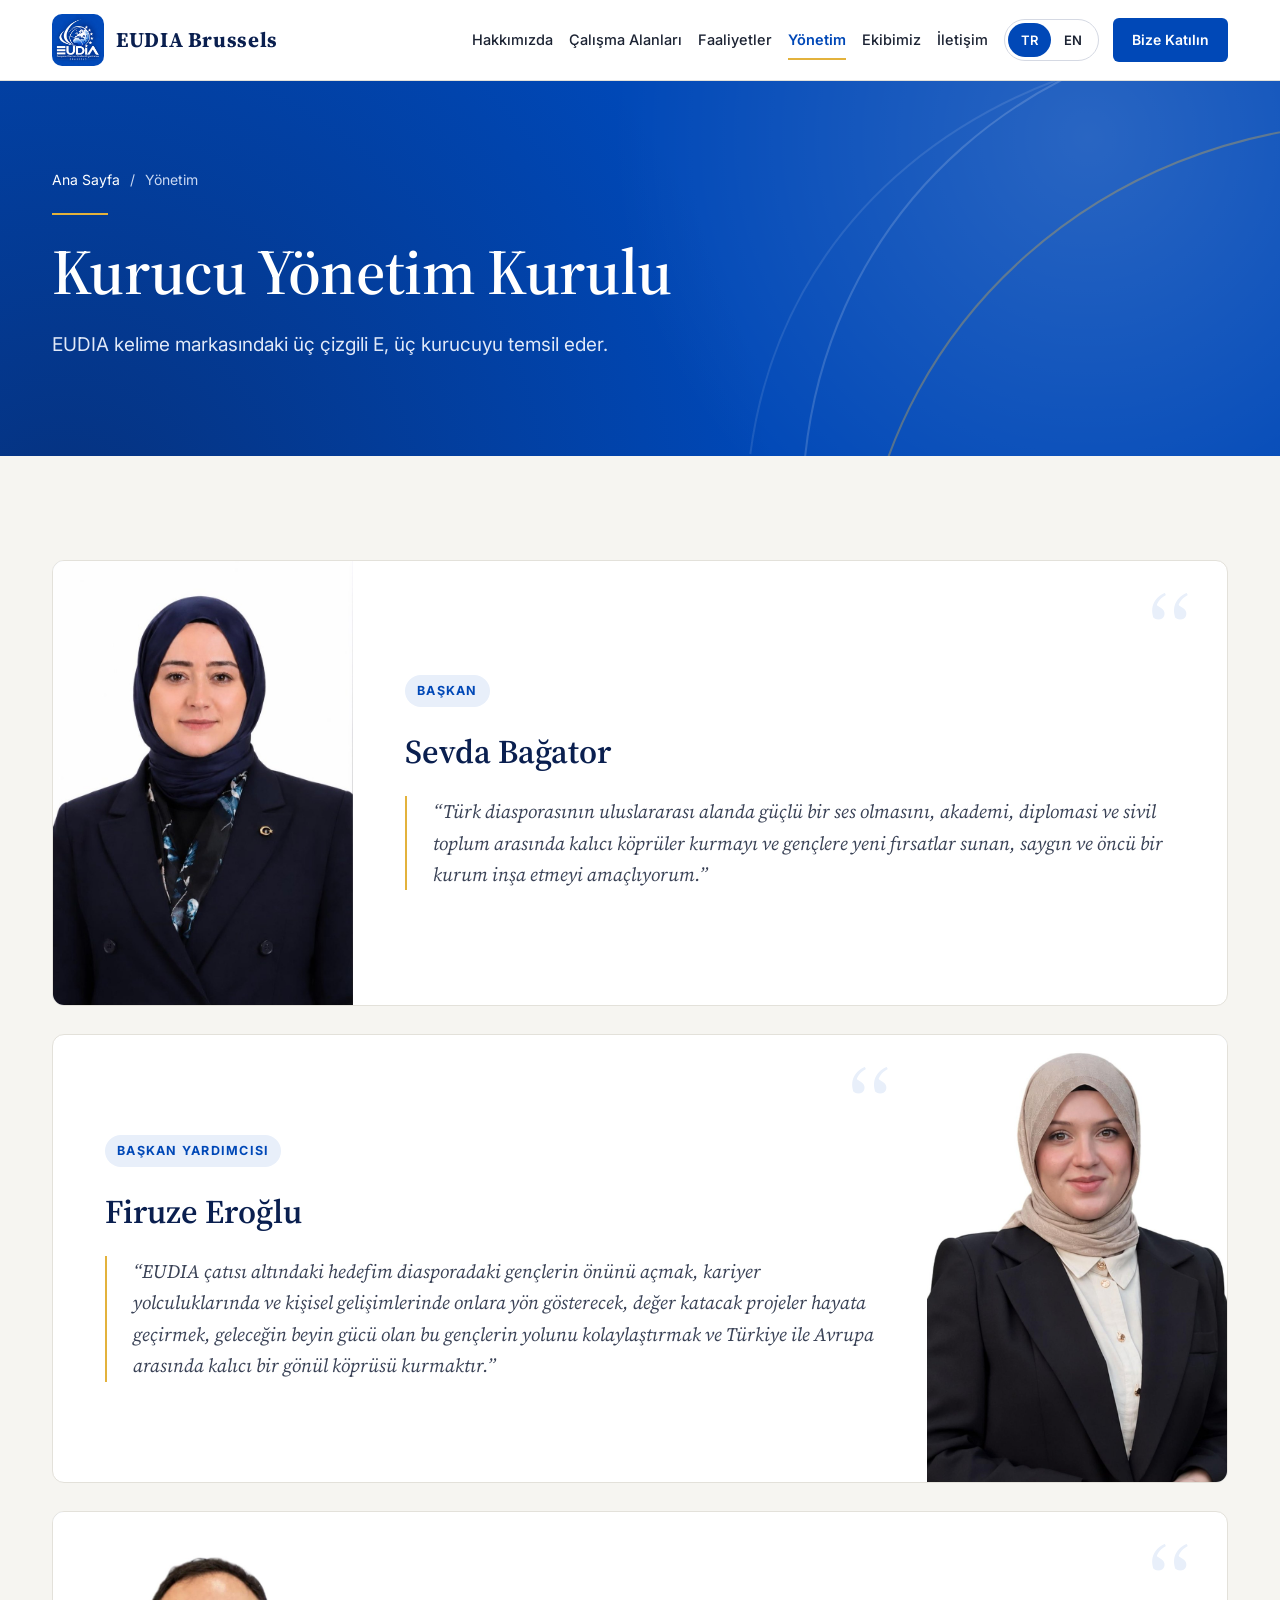
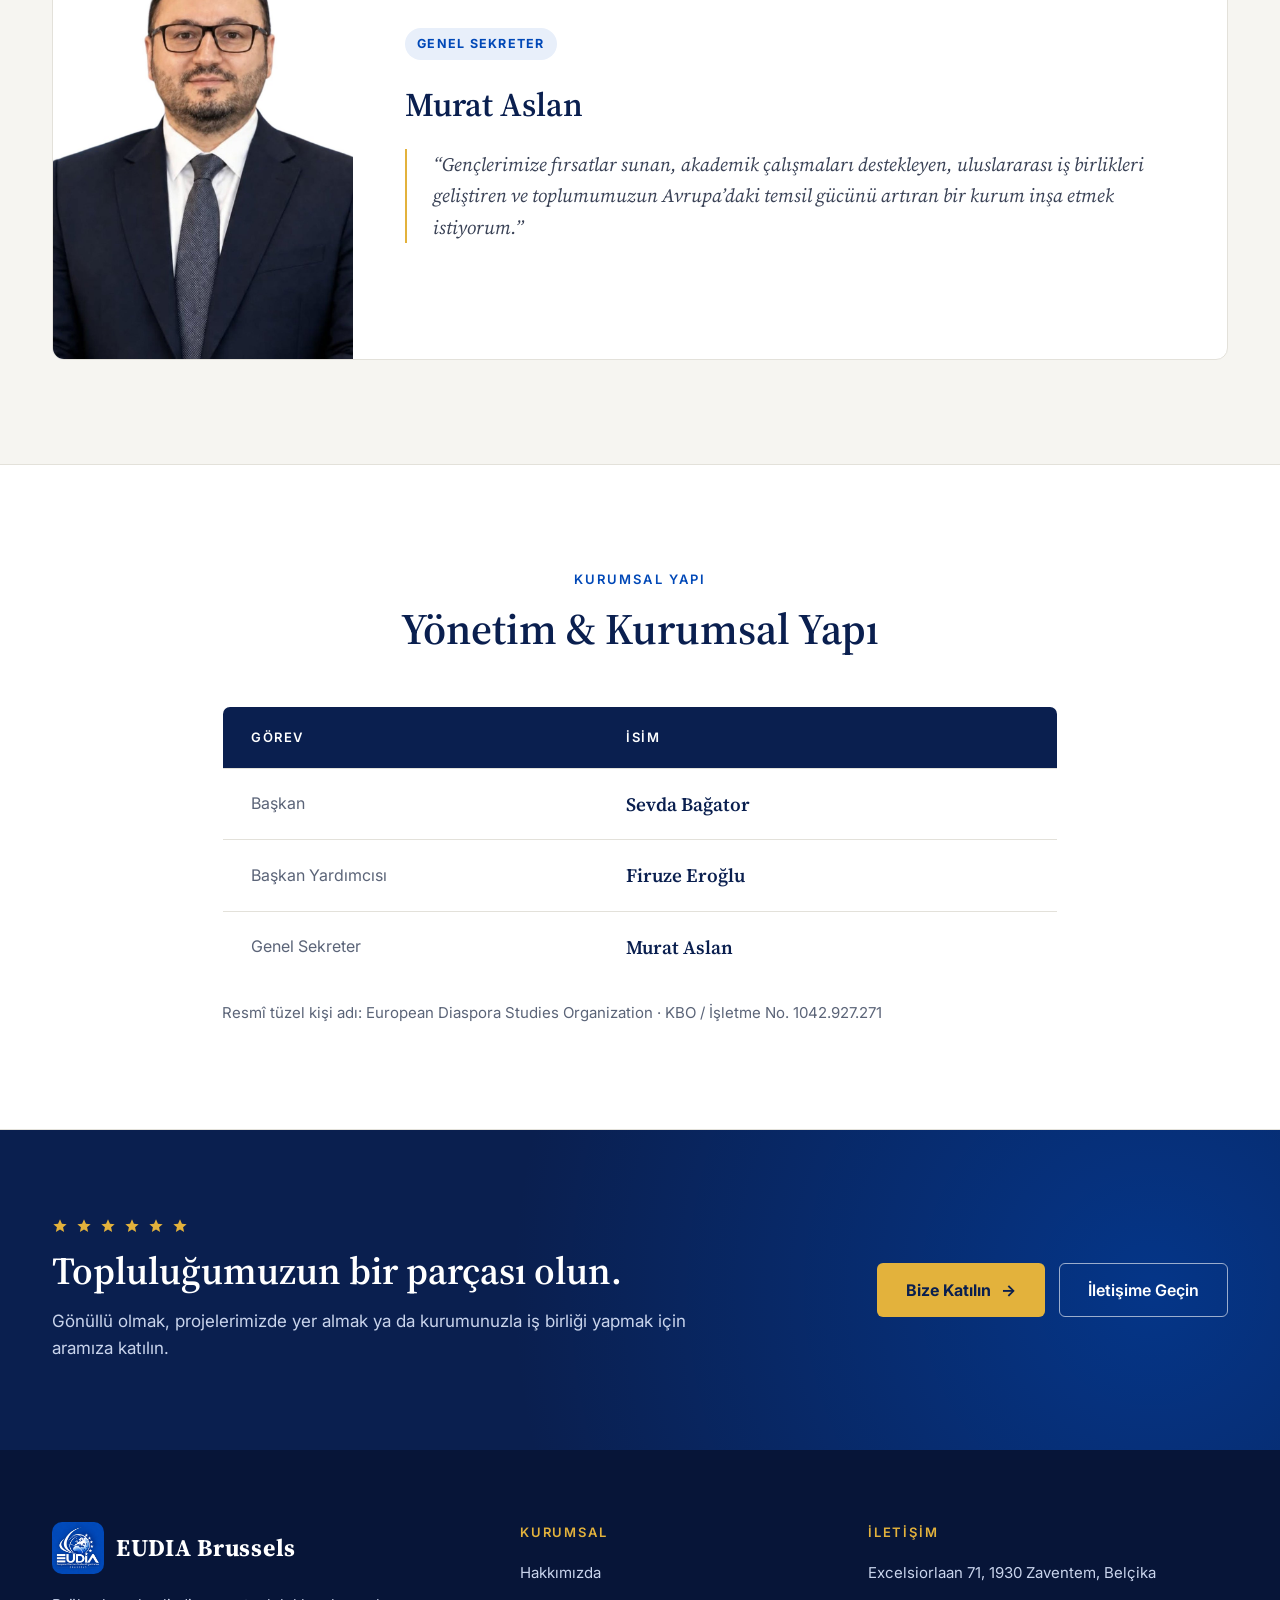
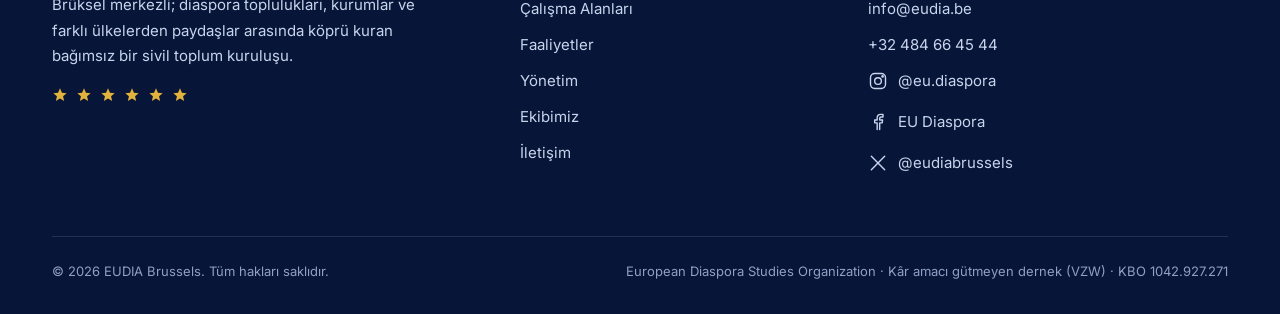
<file: html/Yonetim_tr.html>
<!DOCTYPE html>
<html lang="tr">
<head>
  <meta charset="UTF-8">
  <meta name="viewport" content="width=device-width, initial-scale=1">
  <title>Yönetim — EUDIA Brussels</title>
  <meta name="description" content="EUDIA Brussels Kurucu Yönetim Kurulu: Sevda Bağator, Firuze Eroğlu ve Murat Aslan.">
  <meta name="theme-color" content="#0048B7">

  <meta property="og:type" content="website">
  <meta property="og:site_name" content="EUDIA Brussels">
  <meta property="og:title" content="Yönetim — EUDIA Brussels">
  <meta property="og:description" content="EUDIA Brussels Kurucu Yönetim Kurulu: Sevda Bağator, Firuze Eroğlu ve Murat Aslan.">
  <meta property="og:locale" content="tr_TR">
  <meta property="og:image" content="../img/logo/eudia-logo.jpg">

  <link rel="alternate" hreflang="en" href="Yonetim_en.html">
  <link rel="icon" type="image/png" href="../img/logo/favicon.png">
  <link rel="apple-touch-icon" href="../img/logo/eudia-logo.jpg">

  <link rel="preconnect" href="https://fonts.googleapis.com">
  <link rel="preconnect" href="https://fonts.gstatic.com" crossorigin>
  <link rel="stylesheet" href="https://fonts.googleapis.com/css2?family=Inter:wght@400;500;600;700&amp;family=Source+Serif+4:ital,opsz,wght@0,8..60,500;0,8..60,600;0,8..60,700;1,8..60,500&amp;display=swap">

  <link rel="stylesheet" href="../css/common.css">
  <link rel="stylesheet" href="../css/Yonetim.css">
</head>
<body class="page-board">

<a class="skip-link" href="#main">İçeriğe geç</a>

<header class="site-header" data-header>
  <div class="container header__inner">
    <a class="brand" href="MainPage_tr.html" aria-label="EUDIA Brussels — Ana Sayfa">
      <img class="brand__logo" src="../img/logo/eudia-logo.jpg" alt="" width="52" height="52">
      <span class="brand__text">
        <span class="brand__name">EUDIA Brussels</span>
        <span class="brand__sub" lang="en">European Diaspora Studies Organization</span>
      </span>
    </a>

    <nav class="nav" id="site-nav" aria-label="Ana menü">
      <ul class="nav__list">
        <li><a class="nav__link" href="About_tr.html">Hakkımızda</a></li>
        <li><a class="nav__link" href="Calisma_alanlari_tr.html">Çalışma Alanları</a></li>
        <li><a class="nav__link" href="Faaliyetler_tr.html">Faaliyetler</a></li>
        <li><a class="nav__link is-active" aria-current="page" href="Yonetim_tr.html">Yönetim</a></li>
        <li><a class="nav__link" href="Ekibimiz_tr.html">Ekibimiz</a></li>
        <li><a class="nav__link" href="Iletisim_tr.html">İletişim</a></li>
      </ul>
      <div class="nav__actions">
        <div class="lang-switch" role="group" aria-label="Dil seçimi">
          <a href="Yonetim_tr.html" hreflang="tr" lang="tr" aria-current="true" aria-label="Türkçe">TR</a><a href="Yonetim_en.html" hreflang="en" lang="en" aria-label="English">EN</a>
        </div>
        <a class="btn btn--primary btn--sm" href="#" data-join>Bize Katılın</a>
      </div>
    </nav>

    <button class="menu-toggle" type="button" aria-expanded="false" aria-controls="site-nav">
      <span></span><span></span><span></span>
      <span class="sr-only">Menüyü aç / kapat</span>
    </button>
  </div>
</header>

<main id="main">

  <section class="page-hero">
    <svg class="deco-arcs" viewBox="0 0 600 600" aria-hidden="true"><path d="M60 540 C 60 240, 300 50, 580 60"/><path d="M10 480 C 40 250, 230 100, 480 80"/><path d="M120 580 C 150 350, 350 170, 600 160"/></svg>
    <div class="container">
      <div class="page-hero__inner hero-anim">
        <nav class="breadcrumb" aria-label="Breadcrumb">
          <a href="MainPage_tr.html">Ana Sayfa</a><span aria-hidden="true">/</span><span>Yönetim</span>
        </nav>
        <span class="gold-rule"></span>
        <h1>Kurucu Yönetim Kurulu</h1>
        <p>EUDIA kelime markasındaki üç çizgili E, üç kurucuyu temsil eder.</p>
      </div>
    </div>
  </section>

  <section class="section">
    <div class="container">
      <div class="board-list">
        <article class="board-card reveal">
          <div class="photo board-card__photo" data-photo data-label="Fotoğraf eklenecek"><img src="../img/yonetim/sevda-bagator.jpg" alt="Sevda Bağator" loading="lazy" decoding="async"></div>
          <div class="board-card__body">
            <span class="board-card__mark" aria-hidden="true">“</span>
            <span class="board-card__role">Başkan</span>
            <h2>Sevda Bağator</h2>
            <blockquote>“Türk diasporasının uluslararası alanda güçlü bir ses olmasını, akademi, diplomasi ve sivil toplum arasında kalıcı köprüler kurmayı ve gençlere yeni fırsatlar sunan, saygın ve öncü bir kurum inşa etmeyi amaçlıyorum.”</blockquote>
          </div>
        </article>
        <article class="board-card reveal">
          <div class="photo board-card__photo" data-photo data-label="Fotoğraf eklenecek"><img src="../img/yonetim/firuze-eroglu.jpg" alt="Firuze Eroğlu" loading="lazy" decoding="async"></div>
          <div class="board-card__body">
            <span class="board-card__mark" aria-hidden="true">“</span>
            <span class="board-card__role">Başkan Yardımcısı</span>
            <h2>Firuze Eroğlu</h2>
            <blockquote>“EUDIA çatısı altındaki hedefim diasporadaki gençlerin önünü açmak, kariyer yolculuklarında ve kişisel gelişimlerinde onlara yön gösterecek, değer katacak projeler hayata geçirmek, geleceğin beyin gücü olan bu gençlerin yolunu kolaylaştırmak ve Türkiye ile Avrupa arasında kalıcı bir gönül köprüsü kurmaktır.”</blockquote>
          </div>
        </article>
        <article class="board-card reveal">
          <div class="photo board-card__photo" data-photo data-label="Fotoğraf eklenecek"><img src="../img/yonetim/murat-aslan.jpg" alt="Murat Aslan" loading="lazy" decoding="async"></div>
          <div class="board-card__body">
            <span class="board-card__mark" aria-hidden="true">“</span>
            <span class="board-card__role">Genel Sekreter</span>
            <h2>Murat Aslan</h2>
            <blockquote>“Gençlerimize fırsatlar sunan, akademik çalışmaları destekleyen, uluslararası iş birlikleri geliştiren ve toplumumuzun Avrupa’daki temsil gücünü artıran bir kurum inşa etmek istiyorum.”</blockquote>
          </div>
        </article>
      </div>
    </div>
  </section>

  <section class="section section--white">
    <div class="container" style="max-width: 900px;">
      <div class="section-head section-head--center reveal">
        <span class="eyebrow">Kurumsal Yapı</span>
        <h2 class="section-title">Yönetim & Kurumsal Yapı</h2>
      </div>
      <div class="reveal">
        <table class="gov-table">
          <thead><tr><th scope="col">Görev</th><th scope="col">İsim</th></tr></thead>
          <tbody>
            <tr><td>Başkan</td><td>Sevda Bağator</td></tr>
            <tr><td>Başkan Yardımcısı</td><td>Firuze Eroğlu</td></tr>
            <tr><td>Genel Sekreter</td><td>Murat Aslan</td></tr>
          </tbody>
        </table>
        <p class="gov-note">Resmî tüzel kişi adı: European Diaspora Studies Organization · KBO / İşletme No. 1042.927.271</p>
      </div>
    </div>
  </section>

  <section class="cta-band" aria-labelledby="cta-title">
    <div class="container">
      <div class="cta-band__inner reveal">
        <div class="cta-band__text">
          <div class="stars stars--twinkle" aria-hidden="true"><svg viewBox="0 0 24 24" aria-hidden="true"><path d="M12 2l2.9 6.6 7.1.6-5.4 4.7 1.6 7L12 17.2 5.8 20.9l1.6-7L2 9.2l7.1-.6z"/></svg><svg viewBox="0 0 24 24" aria-hidden="true"><path d="M12 2l2.9 6.6 7.1.6-5.4 4.7 1.6 7L12 17.2 5.8 20.9l1.6-7L2 9.2l7.1-.6z"/></svg><svg viewBox="0 0 24 24" aria-hidden="true"><path d="M12 2l2.9 6.6 7.1.6-5.4 4.7 1.6 7L12 17.2 5.8 20.9l1.6-7L2 9.2l7.1-.6z"/></svg><svg viewBox="0 0 24 24" aria-hidden="true"><path d="M12 2l2.9 6.6 7.1.6-5.4 4.7 1.6 7L12 17.2 5.8 20.9l1.6-7L2 9.2l7.1-.6z"/></svg><svg viewBox="0 0 24 24" aria-hidden="true"><path d="M12 2l2.9 6.6 7.1.6-5.4 4.7 1.6 7L12 17.2 5.8 20.9l1.6-7L2 9.2l7.1-.6z"/></svg><svg viewBox="0 0 24 24" aria-hidden="true"><path d="M12 2l2.9 6.6 7.1.6-5.4 4.7 1.6 7L12 17.2 5.8 20.9l1.6-7L2 9.2l7.1-.6z"/></svg></div>
          <h2 id="cta-title">Topluluğumuzun bir parçası olun.</h2>
          <p>Gönüllü olmak, projelerimizde yer almak ya da kurumunuzla iş birliği yapmak için aramıza katılın.</p>
        </div>
        <div class="cta-band__actions">
          <a class="btn btn--gold btn--lg" href="#" data-join>Bize Katılın <span class="arrow" aria-hidden="true">→</span></a>
          <a class="btn btn--outline-light btn--lg" href="Iletisim_tr.html">İletişime Geçin</a>
        </div>
      </div>
    </div>
  </section>

</main>

<footer class="site-footer">
  <div class="container">
    <div class="footer__grid">
      <div class="footer__brand">
        <a class="brand" href="MainPage_tr.html">
          <img class="brand__logo" src="../img/logo/eudia-logo.jpg" alt="" width="52" height="52" loading="lazy">
          <span class="brand__text"><span class="brand__name">EUDIA Brussels</span></span>
        </a>
        <p>Brüksel merkezli; diaspora toplulukları, kurumlar ve farklı ülkelerden paydaşlar arasında köprü kuran bağımsız bir sivil toplum kuruluşu.</p>
        <div class="stars stars--twinkle" aria-hidden="true"><svg viewBox="0 0 24 24" aria-hidden="true"><path d="M12 2l2.9 6.6 7.1.6-5.4 4.7 1.6 7L12 17.2 5.8 20.9l1.6-7L2 9.2l7.1-.6z"/></svg><svg viewBox="0 0 24 24" aria-hidden="true"><path d="M12 2l2.9 6.6 7.1.6-5.4 4.7 1.6 7L12 17.2 5.8 20.9l1.6-7L2 9.2l7.1-.6z"/></svg><svg viewBox="0 0 24 24" aria-hidden="true"><path d="M12 2l2.9 6.6 7.1.6-5.4 4.7 1.6 7L12 17.2 5.8 20.9l1.6-7L2 9.2l7.1-.6z"/></svg><svg viewBox="0 0 24 24" aria-hidden="true"><path d="M12 2l2.9 6.6 7.1.6-5.4 4.7 1.6 7L12 17.2 5.8 20.9l1.6-7L2 9.2l7.1-.6z"/></svg><svg viewBox="0 0 24 24" aria-hidden="true"><path d="M12 2l2.9 6.6 7.1.6-5.4 4.7 1.6 7L12 17.2 5.8 20.9l1.6-7L2 9.2l7.1-.6z"/></svg><svg viewBox="0 0 24 24" aria-hidden="true"><path d="M12 2l2.9 6.6 7.1.6-5.4 4.7 1.6 7L12 17.2 5.8 20.9l1.6-7L2 9.2l7.1-.6z"/></svg></div>
      </div>
      <div>
        <h2 class="footer__title">Kurumsal</h2>
        <ul class="footer__list">
            <li><a href="About_tr.html">Hakkımızda</a></li>
            <li><a href="Calisma_alanlari_tr.html">Çalışma Alanları</a></li>
            <li><a href="Faaliyetler_tr.html">Faaliyetler</a></li>
            <li><a href="Yonetim_tr.html">Yönetim</a></li>
            <li><a href="Ekibimiz_tr.html">Ekibimiz</a></li>
            <li><a href="Iletisim_tr.html">İletişim</a></li>
        </ul>
      </div>
      <div>
        <h2 class="footer__title">İletişim</h2>
        <ul class="footer__list">
          <li><a href="https://www.google.com/maps/search/?api=1&query=Excelsiorlaan+71+1930+Zaventem+Belgium" target="_blank" rel="noopener">Excelsiorlaan 71, 1930 Zaventem, Belçika</a></li>
          <li><a href="mailto:info@eudia.be">info@eudia.be</a></li>
          <li><a href="tel:+32484664544">+32 484 66 45 44</a></li>
          <li><a class="footer__social" href="https://www.instagram.com/eu.diaspora" target="_blank" rel="noopener"><svg viewBox="0 0 24 24" fill="none" stroke="currentColor" stroke-width="1.7" stroke-linecap="round" stroke-linejoin="round" aria-hidden="true"><rect x="3" y="3" width="18" height="18" rx="5"/><circle cx="12" cy="12" r="4"/><circle cx="17.5" cy="6.5" r=".8" fill="currentColor"/></svg> @eu.diaspora</a></li>
          <li><a class="footer__social" href="https://www.facebook.com/profile.php?id=61594972829004" target="_blank" rel="noopener"><svg viewBox="0 0 24 24" fill="none" stroke="currentColor" stroke-width="1.7" stroke-linecap="round" stroke-linejoin="round" aria-hidden="true"><path d="M14 21v-8h3l.5-3.5H14V7.8c0-1 .3-1.8 1.8-1.8H18V3a24 24 0 0 0-2.7-.1C12.6 2.9 11 4.5 11 7.4v2.1H8V13h3v8"/></svg> EU Diaspora</a></li>
          <li><a class="footer__social" href="https://x.com/eudiabrussels" target="_blank" rel="noopener"><svg viewBox="0 0 24 24" fill="none" stroke="currentColor" stroke-width="1.7" stroke-linecap="round" stroke-linejoin="round" aria-hidden="true"><path d="M4 4l16 16M20 4L4 20"/></svg> @eudiabrussels</a></li>
        </ul>
      </div>
    </div>
    <div class="footer__bottom">
      <span>© <span data-year>2026</span> EUDIA Brussels. Tüm hakları saklıdır.</span>
      <span>European Diaspora Studies Organization · Kâr amacı gütmeyen dernek (VZW) · KBO 1042.927.271</span>
    </div>
  </div>
</footer>

<button class="back-to-top" type="button" data-back-to-top aria-label="Sayfanın başına dön">
  <svg viewBox="0 0 24 24" fill="none" stroke="currentColor" stroke-width="2" stroke-linecap="round" stroke-linejoin="round" aria-hidden="true"><path d="M12 19V5M5 12l7-7 7 7"/></svg>
</button>
<div class="toast" role="status" aria-live="polite" data-toast></div>

<script src="../javascript/common.js" defer></script>
<script src="../javascript/Yonetim.js" defer></script>
</body>
</html>
</file>
<file: css/common.css>
/* =========================================================
   EUDİA Brussels — Ortak stiller (tüm sayfalarda yüklenir)
   ========================================================= */

/* ---------- 1. Tasarım değişkenleri ---------- */
:root {
  --blue: #0048B7;          /* logo mavisi */
  --blue-600: #003C9A;
  --blue-50: #E8EFFA;
  --navy: #0A1F4F;
  --navy-2: #13306F;
  --gold: #E3B23C;
  --gold-600: #C9982A;
  --gold-text: #8A6812;     /* açık zeminde okunabilir altın */

  --bg: #F6F5F1;
  --white: #FFFFFF;
  --ink: #1C2333;
  --text: #3A4256;
  --muted: #5B6478;
  --line: #E3E1DA;

  --font-serif: "Source Serif 4", Georgia, "Times New Roman", serif;
  --font-sans: "Inter", system-ui, -apple-system, "Segoe UI", Roboto, sans-serif;

  --container: 1240px;
  --radius: 8px;
  --header-h: 80px;
  --ease: cubic-bezier(.22, .61, .36, 1);
  --shadow-sm: 0 2px 8px rgba(10, 31, 79, .06);
  --shadow-md: 0 18px 40px rgba(10, 31, 79, .12);
}

/* ---------- 2. Temel ---------- */
*, *::before, *::after { box-sizing: border-box; }

html {
  scroll-behavior: smooth;
  scroll-padding-top: calc(var(--header-h) + 16px);
  -webkit-text-size-adjust: 100%;
}

body {
  margin: 0;
  font-family: var(--font-sans);
  font-size: 16px;
  line-height: 1.6;
  color: var(--ink);
  background: var(--bg);
  -webkit-font-smoothing: antialiased;
  overflow-x: clip;
}

body.menu-open { overflow: hidden; }

img { max-width: 100%; height: auto; display: block; }
a { color: var(--blue); }
a:hover { color: var(--navy); }
h1, h2, h3, h4 { margin: 0; }
p { margin: 0; }

:focus-visible {
  outline: 3px solid var(--gold);
  outline-offset: 3px;
  border-radius: 4px;
}

.container {
  width: 100%;
  max-width: var(--container);
  margin: 0 auto;
  padding: 0 32px;
}

.sr-only {
  position: absolute !important;
  width: 1px; height: 1px;
  overflow: hidden; clip: rect(0 0 0 0);
  white-space: nowrap; border: 0; padding: 0; margin: -1px;
}

.skip-link {
  position: absolute;
  left: 16px; top: -60px;
  z-index: 200;
  background: var(--navy);
  color: #fff;
  padding: 12px 18px;
  border-radius: 6px;
  font-weight: 600;
  text-decoration: none;
  transition: top .2s;
}
.skip-link:focus { top: 12px; color: #fff; }

/* ---------- 3. Tipografi yardımcıları ---------- */
.eyebrow {
  display: inline-block;
  font-size: 13px;
  font-weight: 600;
  letter-spacing: .16em;
  text-transform: uppercase;
  color: var(--blue);
}
.eyebrow--gold { color: var(--gold); }
.eyebrow--light { color: #fff; }

.section-title {
  font-family: var(--font-serif);
  font-weight: 600;
  font-size: clamp(30px, 3.4vw, 44px);
  line-height: 1.15;
  color: var(--navy);
}

.lead {
  font-size: 17px;
  line-height: 1.75;
  color: var(--text);
}

.gold-rule {
  display: block;
  width: 56px;
  height: 2px;
  background: var(--gold);
  transform-origin: left;
}
.reveal .gold-rule, .gold-rule.reveal { transition: transform .9s var(--ease) .2s; }
.reveal:not(.is-visible) .gold-rule { transform: scaleX(0); }

/* ---------- 4. Bölümler ---------- */
.section { padding: 104px 0; }
.section--white { background: var(--white); border-top: 1px solid var(--line); border-bottom: 1px solid var(--line); }
.section--navy { background: var(--navy); color: #fff; }
.section--navy .section-title { color: #fff; }
.section--navy .lead { color: #C9D4EC; }

.section-head {
  display: flex;
  flex-direction: column;
  gap: 14px;
  max-width: 720px;
  margin-bottom: 52px;
}
.section-head--center { align-items: center; text-align: center; margin-left: auto; margin-right: auto; }
.section-head--row {
  max-width: none;
  flex-direction: row;
  flex-wrap: wrap;
  align-items: flex-end;
  justify-content: space-between;
  gap: 20px;
}
.section-head--row > div { display: flex; flex-direction: column; gap: 14px; max-width: 720px; }

/* ---------- 5. Butonlar ---------- */
.btn {
  position: relative;
  display: inline-flex;
  align-items: center;
  justify-content: center;
  gap: 10px;
  min-height: 48px;
  padding: 14px 24px;
  border: 1px solid transparent;
  border-radius: 6px;
  font: 600 15px/1.2 var(--font-sans);
  white-space: nowrap;
  text-decoration: none;
  cursor: pointer;
  overflow: hidden;
  isolation: isolate;
  transition: transform .25s var(--ease), box-shadow .25s var(--ease), background-color .25s, color .25s, border-color .25s;
}
.btn:hover { transform: translateY(-2px); }
.btn:active { transform: translateY(0); }
.btn--lg { min-height: 54px; padding: 16px 28px; font-size: 16px; }
.btn--sm { min-height: 44px; padding: 11px 18px; font-size: 14px; }

.btn--primary { background: var(--blue); color: #fff; }
.btn--primary:hover { background: var(--blue-600); color: #fff; box-shadow: 0 10px 24px rgba(0, 72, 183, .28); }

.btn--gold { background: var(--gold); color: var(--navy); font-weight: 700; }
.btn--gold:hover { background: var(--gold); color: var(--navy); box-shadow: 0 10px 26px rgba(227, 178, 60, .38); }
/* parıltı efekti */
.btn--gold::before {
  content: "";
  position: absolute;
  inset: 0;
  z-index: -1;
  background: linear-gradient(110deg, transparent 30%, rgba(255, 255, 255, .55) 50%, transparent 70%);
  transform: translateX(-120%);
  transition: transform .8s var(--ease);
}
.btn--gold:hover::before { transform: translateX(120%); }

.btn--light { background: #fff; color: var(--blue); font-weight: 700; }
.btn--light:hover { color: var(--navy); box-shadow: 0 10px 24px rgba(0, 0, 0, .18); }

.btn--outline-light { border-color: rgba(255, 255, 255, .6); color: #fff; }
.btn--outline-light:hover { background: rgba(255, 255, 255, .1); border-color: #fff; color: #fff; }

.btn--outline { border-color: var(--blue); color: var(--blue); }
.btn--outline:hover { background: var(--blue); color: #fff; }

.link-arrow {
  display: inline-flex;
  align-items: center;
  gap: 8px;
  font-weight: 600;
  font-size: 16px;
  color: var(--blue);
  text-decoration: none;
  background: linear-gradient(currentColor, currentColor) 0 100% / 0 1.5px no-repeat;
  padding-bottom: 3px;
  transition: background-size .35s var(--ease), color .25s;
}
.link-arrow:hover { background-size: 100% 1.5px; }
.link-arrow--light { color: #fff; }
.link-arrow--light:hover { color: #fff; }

.arrow { display: inline-block; transition: transform .3s var(--ease); }
.btn:hover .arrow, .link-arrow:hover .arrow { transform: translateX(5px); }

/* ---------- 6. Üst menü (header) ---------- */
.site-header {
  position: sticky;
  top: 0;
  z-index: 100;
  background: #fff;
  border-bottom: 1px solid var(--line);
  transition: box-shadow .3s var(--ease);
}
.site-header.is-scrolled { box-shadow: 0 6px 24px rgba(10, 31, 79, .08); }

.header__inner {
  display: flex;
  align-items: center;
  justify-content: space-between;
  gap: 24px;
  height: var(--header-h);
}

.brand {
  display: flex;
  align-items: center;
  gap: 12px;
  text-decoration: none;
  flex-shrink: 0;
}
.brand__logo {
  width: 52px;
  height: 52px;
  border-radius: 10px;
  object-fit: cover;
  transition: transform .4s var(--ease);
}
.brand:hover .brand__logo { transform: rotate(-4deg) scale(1.04); }
.brand__text { display: flex; flex-direction: column; gap: 2px; }
.brand__name {
  font-family: var(--font-serif);
  font-weight: 700;
  font-size: 21px;
  letter-spacing: .03em;
  color: var(--navy);
  line-height: 1.1;
}
.brand__sub {
  font-size: 10.5px;
  letter-spacing: .07em;
  text-transform: uppercase;
  color: var(--muted);
}

.nav { display: flex; align-items: center; gap: 24px; }
.nav__list { display: flex; gap: 22px; list-style: none; margin: 0; padding: 0; }
.nav__link {
  position: relative;
  display: inline-block;
  padding: 6px 0;
  font-size: 15px;
  font-weight: 500;
  color: var(--ink);
  text-decoration: none;
  white-space: nowrap;
}
.nav__link::after {
  content: "";
  position: absolute;
  left: 0; right: 0; bottom: -2px;
  height: 2px;
  background: var(--gold);
  transform: scaleX(0);
  transform-origin: left;
  transition: transform .35s var(--ease);
}
.nav__link:hover { color: var(--blue); }
.nav__link:hover::after, .nav__link.is-active::after { transform: scaleX(1); }
.nav__link.is-active { color: var(--blue); font-weight: 600; }

.nav__actions { display: flex; align-items: center; gap: 14px; }

.lang-switch {
  display: flex;
  border: 1px solid #D5D9E3;
  border-radius: 999px;
  padding: 3px;
}
.lang-switch a {
  display: inline-flex;
  align-items: center;
  min-height: 34px;
  padding: 0 13px;
  border-radius: 999px;
  font-size: 13px;
  font-weight: 600;
  color: var(--ink);
  text-decoration: none;
  transition: background-color .25s, color .25s;
}
.lang-switch a:hover { color: var(--blue); }
.lang-switch a[aria-current="true"] { background: var(--blue); color: #fff; }

.menu-toggle {
  display: none;
  position: relative;
  width: 48px;
  height: 48px;
  border: 1px solid var(--line);
  border-radius: 8px;
  background: #fff;
  cursor: pointer;
}
.menu-toggle span:not(.sr-only) {
  position: absolute;
  left: 13px;
  width: 22px;
  height: 2px;
  background: var(--navy);
  border-radius: 2px;
  transition: transform .35s var(--ease), opacity .2s, top .35s var(--ease);
}
.menu-toggle span:nth-child(1) { top: 16px; }
.menu-toggle span:nth-child(2) { top: 23px; }
.menu-toggle span:nth-child(3) { top: 30px; }
.menu-toggle[aria-expanded="true"] span:nth-child(1) { top: 23px; transform: rotate(45deg); }
.menu-toggle[aria-expanded="true"] span:nth-child(2) { opacity: 0; }
.menu-toggle[aria-expanded="true"] span:nth-child(3) { top: 23px; transform: rotate(-45deg); }

/* Orta ekranlar (dizüstü, yakınlaştırılmış tarayıcı): menü sıkışık ama görünür */
@media (max-width: 1320px) {
  .brand__sub { display: none; }
  .nav, .nav__list { gap: 16px; }
  .nav__link { font-size: 14.5px; }
}
@media (max-width: 1180px) {
  .nav__actions .btn { display: none; }
}

/* Telefon ve tablet: hamburger menü */
@media (max-width: 1024px) {
  .nav__actions .btn { display: inline-flex; }
  .menu-toggle { display: inline-block; }
  .nav {
    position: absolute;
    top: 100%;
    left: 0;
    right: 0;
    height: calc(100vh - 100%);
    height: calc(100dvh - 100%);
    flex-direction: column;
    align-items: stretch;
    gap: 0;
    padding: 12px 32px 40px;
    background: #fff;
    overflow-y: auto;
    opacity: 0;
    transform: translateY(-12px);
    visibility: hidden;
    transition: opacity .35s var(--ease), transform .45s var(--ease), visibility .45s;
  }
  .nav.is-open { opacity: 1; transform: none; visibility: visible; }
  .nav__list { flex-direction: column; gap: 0; }
  .nav__link {
    display: block;
    padding: 18px 0;
    font-family: var(--font-serif);
    font-size: 22px;
    border-bottom: 1px solid var(--line);
  }
  .nav__link::after { display: none; }
  .nav.is-open .nav__list li { animation: rise .5s var(--ease) both; }
  .nav.is-open .nav__list li:nth-child(2) { animation-delay: .05s; }
  .nav.is-open .nav__list li:nth-child(3) { animation-delay: .1s; }
  .nav.is-open .nav__list li:nth-child(4) { animation-delay: .15s; }
  .nav.is-open .nav__list li:nth-child(5) { animation-delay: .2s; }
  .nav__actions { margin-top: 28px; justify-content: space-between; flex-wrap: wrap; }
}

@media (max-width: 560px) {
  .container { padding: 0 20px; }
  .brand__sub { display: none; }
  .brand__name { font-size: 19px; }
  .nav { padding-left: 20px; padding-right: 20px; }
}

/* ---------- 7. Alt sayfa başlığı (page hero) ---------- */
.page-hero {
  position: relative;
  overflow: hidden;
  padding: 88px 0 96px;
  background: var(--blue);
  color: #fff;
}
.page-hero::before {
  content: "";
  position: absolute;
  inset: 0;
  background:
    radial-gradient(circle at 85% 15%, rgba(255, 255, 255, .16), transparent 42%),
    radial-gradient(circle at 5% 120%, rgba(10, 31, 79, .55), transparent 55%);
  pointer-events: none;
}
.page-hero .container { position: relative; }
.page-hero__inner { display: flex; flex-direction: column; gap: 22px; max-width: 760px; }
.page-hero h1 {
  font-family: var(--font-serif);
  font-weight: 600;
  font-size: clamp(40px, 5vw, 64px);
  line-height: 1.08;
  letter-spacing: -.01em;
}
.page-hero p { font-size: 19px; line-height: 1.65; color: #E1E9F8; max-width: 640px; }

.breadcrumb { display: flex; flex-wrap: wrap; gap: 10px; align-items: center; font-size: 14px; color: #C9D8F2; }
.breadcrumb a { color: #fff; text-decoration: none; }
.breadcrumb a:hover { text-decoration: underline; color: #fff; }

.hero-anim > * { animation: rise .9s var(--ease) both; }
.hero-anim > *:nth-child(2) { animation-delay: .1s; }
.hero-anim > *:nth-child(3) { animation-delay: .2s; }
.hero-anim > *:nth-child(4) { animation-delay: .3s; }
.hero-anim > *:nth-child(5) { animation-delay: .4s; }

/* Logo kavislerini anımsatan dekoratif çizgiler */
.deco-arcs {
  position: absolute;
  right: -80px;
  top: 50%;
  width: 620px;
  max-width: 70vw;
  transform: translateY(-50%);
  pointer-events: none;
}
.deco-arcs path {
  fill: none;
  stroke: rgba(255, 255, 255, .16);
  stroke-width: 2;
}
.deco-arcs path:nth-child(2) { stroke: rgba(255, 255, 255, .1); }
.deco-arcs path:nth-child(3) { stroke: rgba(227, 178, 60, .35); }

/* ---------- 8. Kartlar ---------- */
.card {
  background: var(--white);
  border: 1px solid var(--line);
  border-radius: var(--radius);
  padding: 32px;
  transition: transform .4s var(--ease), box-shadow .4s var(--ease), border-color .4s;
}
.card--lift:hover { transform: translateY(-6px); box-shadow: var(--shadow-md); }
.card--accent { border-top: 3px solid var(--blue); }

.icon-badge {
  display: inline-flex;
  align-items: center;
  justify-content: center;
  width: 56px;
  height: 56px;
  border-radius: 14px;
  background: var(--blue-50);
  color: var(--blue);
  flex-shrink: 0;
  transition: background-color .35s, color .35s, transform .45s var(--ease);
}
.icon-badge svg { width: 28px; height: 28px; }

.grid { display: grid; gap: 24px; }
.grid--2 { grid-template-columns: repeat(auto-fit, minmax(min(100%, 420px), 1fr)); }
.grid--3 { grid-template-columns: repeat(auto-fit, minmax(min(100%, 290px), 1fr)); }
.grid--4 { grid-template-columns: repeat(auto-fit, minmax(min(100%, 250px), 1fr)); }

/* İki sütun: metin + görsel */
.split {
  display: grid;
  grid-template-columns: repeat(auto-fit, minmax(min(100%, 440px), 1fr));
  gap: 64px;
  align-items: center;
}
.split__text { display: flex; flex-direction: column; gap: 20px; }

/* ---------- 9. Fotoğraflar (eksikse yer tutucu gösterir) ---------- */
.photo {
  position: relative;
  overflow: hidden;
  border-radius: var(--radius);
  background: #DCE4F2;
}
.photo img {
  width: 100%;
  height: 100%;
  object-fit: cover;
  opacity: 0;
  transition: opacity .7s var(--ease), transform 1.2s var(--ease);
}
.photo.is-loaded img { opacity: 1; }
.photo:hover img { transform: scale(1.04); }
.photo.is-missing,
.avatar.is-missing {
  background-color: #DCE4F2;
  background-image: repeating-linear-gradient(135deg, rgba(0, 72, 183, .08) 0 12px, transparent 12px 24px);
}
.photo.is-missing::after {
  content: attr(data-label);
  position: absolute;
  left: 20px;
  bottom: 20px;
  padding: 8px 12px;
  border-radius: 4px;
  background: #fff;
  color: var(--text);
  font-size: 13px;
}

.avatar {
  position: relative;
  width: 144px;
  aspect-ratio: 1;
  border-radius: 50%;
  overflow: hidden;
  border: 4px solid #fff;
  box-shadow: 0 0 0 2px var(--blue);
  background: #DCE4F2;
  flex-shrink: 0;
}
.avatar img { width: 100%; height: 100%; object-fit: cover; object-position: center 15%; opacity: 0; transition: opacity .6s; }
.avatar.is-loaded img { opacity: 1; }
.avatar.is-missing::after {
  content: attr(data-initials);
  position: absolute;
  inset: 0;
  display: flex;
  align-items: center;
  justify-content: center;
  font-family: var(--font-serif);
  font-size: 38px;
  font-weight: 600;
  color: var(--blue);
}

/* ---------- 10. Harekete geçirici bant (CTA) ---------- */
.cta-band {
  position: relative;
  overflow: hidden;
  background: var(--navy);
  color: #fff;
  padding: 88px 0;
}
.cta-band::before {
  content: "";
  position: absolute;
  inset: 0;
  background: radial-gradient(circle at 90% 50%, rgba(0, 72, 183, .55), transparent 55%);
}
.cta-band .container { position: relative; }
.cta-band__inner {
  display: flex;
  flex-wrap: wrap;
  align-items: center;
  justify-content: space-between;
  gap: 32px;
}
.cta-band__text { display: flex; flex-direction: column; gap: 14px; max-width: 640px; }
.cta-band h2 {
  font-family: var(--font-serif);
  font-weight: 600;
  font-size: clamp(30px, 3vw, 40px);
  line-height: 1.2;
}
.cta-band p { font-size: 17px; line-height: 1.6; color: #C9D4EC; }
.cta-band__actions { display: flex; flex-wrap: wrap; gap: 14px; }

.stars {
  display: flex;
  gap: 8px;
}
.stars svg { width: 16px; height: 16px; fill: var(--gold); }

/* ---------- 11. Alt bilgi (footer) ---------- */
.site-footer { background: #071538; color: #C9D4EC; padding: 72px 0 32px; }
.footer__grid {
  display: grid;
  grid-template-columns: 1.4fr 1fr 1.2fr;
  gap: 48px;
}
.footer__brand { display: flex; flex-direction: column; gap: 18px; }
.footer__brand .brand__name { color: #fff; font-size: 24px; }
.footer__brand p { font-size: 15px; line-height: 1.7; max-width: 380px; }
.footer__title {
  margin-bottom: 18px;
  font-size: 13px;
  font-weight: 600;
  letter-spacing: .14em;
  text-transform: uppercase;
  color: var(--gold);
}
.footer__list { list-style: none; margin: 0; padding: 0; display: flex; flex-direction: column; gap: 12px; font-size: 15px; }
.footer__list a { color: #C9D4EC; text-decoration: none; transition: color .2s, padding-left .3s var(--ease); }
.footer__list a:hover { color: #fff; padding-left: 4px; }
.footer__social {
  display: inline-flex;
  align-items: center;
  gap: 10px;
}
.footer__social svg { width: 20px; height: 20px; }
.footer__bottom {
  margin-top: 56px;
  padding-top: 24px;
  border-top: 1px solid rgba(255, 255, 255, .12);
  display: flex;
  flex-wrap: wrap;
  justify-content: space-between;
  gap: 12px;
  font-size: 13px;
  color: #8FA0C6;
}

@media (max-width: 900px) {
  .footer__grid { grid-template-columns: 1fr 1fr; }
  .footer__brand { grid-column: 1 / -1; }
}
@media (max-width: 560px) {
  .footer__grid { grid-template-columns: 1fr; }
}

/* ---------- 12. Yukarı çık düğmesi ve bildirim ---------- */
.back-to-top {
  position: fixed;
  right: 24px;
  bottom: 24px;
  z-index: 90;
  width: 50px;
  height: 50px;
  border: 0;
  border-radius: 50%;
  background: var(--blue);
  color: #fff;
  cursor: pointer;
  box-shadow: 0 10px 24px rgba(0, 72, 183, .3);
  opacity: 0;
  visibility: hidden;
  transform: translateY(16px);
  transition: opacity .3s, transform .3s var(--ease), visibility .3s, background-color .25s;
}
.back-to-top.is-visible { opacity: 1; visibility: visible; transform: none; }
.back-to-top:hover { background: var(--navy); }
.back-to-top svg { width: 22px; height: 22px; margin: auto; }

.toast {
  position: fixed;
  left: 50%;
  bottom: 28px;
  z-index: 150;
  padding: 12px 20px;
  border-radius: 999px;
  background: var(--navy);
  color: #fff;
  font-size: 14px;
  font-weight: 500;
  box-shadow: var(--shadow-md);
  opacity: 0;
  pointer-events: none;
  transform: translate(-50%, 16px);
  transition: opacity .3s, transform .35s var(--ease);
}
.toast.is-visible { opacity: 1; transform: translate(-50%, 0); }

/* ---------- 13. Kaydırınca beliren animasyonlar ---------- */
.js .reveal {
  opacity: 0;
  transform: translateY(28px);
  transition: opacity .6s var(--ease), transform .6s var(--ease);
  transition-delay: var(--d, 0ms);
}
.js .reveal--left { transform: translateX(-36px); }
.js .reveal--right { transform: translateX(36px); }
.js .reveal--zoom { transform: scale(.94); }
.js .reveal.is-visible { opacity: 1; transform: none; }

/* ---------- 14. Animasyon tanımları ---------- */
@keyframes page-in { from { opacity: 0; } to { opacity: 1; } }
@keyframes rise { from { opacity: 0; transform: translateY(24px); } to { opacity: 1; transform: none; } }
@keyframes draw { to { stroke-dashoffset: 0; } }
@keyframes float { 0%, 100% { transform: translateY(0); } 50% { transform: translateY(-12px); } }
@keyframes twinkle { 0%, 100% { opacity: 1; transform: scale(1); } 50% { opacity: .45; transform: scale(.85); } }
@keyframes pulse-ring {
  0% { box-shadow: 0 0 0 0 rgba(227, 178, 60, .55); }
  100% { box-shadow: 0 0 0 18px rgba(227, 178, 60, 0); }
}

/* Hareket azaltma tercihine saygı */
@media (prefers-reduced-motion: reduce) {
  html { scroll-behavior: auto; }
  *, *::before, *::after {
    animation-duration: .01ms !important;
    animation-iteration-count: 1 !important;
    transition-duration: .01ms !important;
  }
  .js .reveal { opacity: 1; transform: none; }
}

/* ---------- 15. Küçük ekran boşlukları ---------- */
@media (max-width: 600px) {
  .section { padding: 72px 0; }
  .section-head { margin-bottom: 36px; }
  .page-hero { padding: 64px 0 72px; }
  .page-hero p { font-size: 17px; }
  .cta-band { padding: 64px 0; }
  .card { padding: 26px; }
  .back-to-top { right: 16px; bottom: 16px; }
}
</file>
<file: css/About.css>
/* =========================================================
   EUDİA Brussels — Hakkımızda (About_tr / About_en)
   ========================================================= */

.about-intro__body { display: flex; flex-direction: column; gap: 18px; }

.about-intro__grid {
  display: grid;
  grid-template-columns: minmax(0, .85fr) minmax(0, 1.15fr);
  gap: 64px;
  align-items: start;
}
.about-intro__head { display: flex; flex-direction: column; gap: 18px; position: sticky; top: 120px; }

@media (max-width: 900px) {
  .about-intro__grid { grid-template-columns: 1fr; gap: 28px; }
  .about-intro__head { position: static; }
}

.highlight-quote {
  margin: 12px 0 0;
  padding: 26px 28px;
  border-left: 3px solid var(--gold);
  background: #fff;
  border-radius: 0 var(--radius) var(--radius) 0;
  font-family: var(--font-serif);
  font-size: 22px;
  line-height: 1.45;
  color: var(--navy);
}

/* Misyon / Vizyon / Yaklaşım */
.mva-card { display: flex; flex-direction: column; gap: 16px; }
.mva-card h3 { font-family: var(--font-serif); font-size: 26px; font-weight: 600; color: var(--navy); }
.mva-card p { font-size: 15.5px; line-height: 1.75; color: var(--text); }
.mva-card:hover .icon-badge { background: var(--blue); color: #fff; transform: rotate(-6deg); }

/* Diaspora / Türkiye */
.split .photo { aspect-ratio: 4 / 3.4; }
.split__block { display: flex; flex-direction: column; gap: 14px; }
.split__block h2, .split__block h3 { font-family: var(--font-serif); font-weight: 600; color: var(--navy); }
.split__block h2 { font-size: clamp(28px, 2.8vw, 36px); line-height: 1.2; }
.split__divider { height: 1px; background: var(--line); }

/* Kurumsal kimlik */
.identity {
  display: grid;
  grid-template-columns: minmax(0, .8fr) minmax(0, 1.2fr);
  gap: 64px;
  align-items: center;
}
.identity__logo {
  border-radius: 16px;
  overflow: hidden;
  box-shadow: var(--shadow-md);
  max-width: 440px;
}
.identity__text { display: flex; flex-direction: column; gap: 22px; }
.identity__facts { display: grid; grid-template-columns: repeat(auto-fit, minmax(min(100%, 220px), 1fr)); gap: 18px; }
.identity__fact {
  display: flex;
  flex-direction: column;
  gap: 12px;
  padding: 24px;
  border-radius: var(--radius);
  background: rgba(255, 255, 255, .06);
  border: 1px solid rgba(255, 255, 255, .1);
}
.identity__fact strong { font-family: var(--font-serif); font-size: 20px; font-weight: 600; color: #fff; }
.identity__fact span { font-size: 15px; line-height: 1.6; color: #C9D4EC; }

.bars { display: flex; flex-direction: column; gap: 6px; }
.bars i {
  display: block;
  width: 46px;
  height: 7px;
  background: #fff;
  border-radius: 1px;
  transform: scaleX(0);
  transform-origin: left;
  transition: transform .6s var(--ease);
}
.is-lit .bars i { transform: scaleX(1); }
.is-lit .bars i:nth-child(2) { transition-delay: .15s; }
.is-lit .bars i:nth-child(3) { transition-delay: .3s; }

.identity .stars svg {
  width: 22px;
  height: 22px;
  opacity: .2;
  transform: scale(.6) rotate(-30deg);
  transition: opacity .5s var(--ease), transform .6s var(--ease);
  transition-delay: calc(var(--i, 0) * 140ms);
}
.identity.is-lit .stars svg { opacity: 1; transform: none; }

.legal-line { font-size: 14px; color: #8FA0C6; }

@media (max-width: 900px) {
  .identity { grid-template-columns: 1fr; gap: 36px; }
  .identity__logo { max-width: 320px; }
}
</file>
<file: css/Calisma_alanlari.css>
/* =========================================================
   EUDİA Brussels — Çalışma Alanları (Calisma_alanlari_tr / _en)
   ========================================================= */

.areas-list {
  display: grid;
  grid-template-columns: repeat(auto-fit, minmax(min(100%, 480px), 1fr));
  gap: 24px;
}

.area-card {
  position: relative;
  display: grid;
  grid-template-columns: auto 1fr;
  gap: 24px;
  padding: 36px;
  background: #fff;
  border: 1px solid var(--line);
  border-radius: var(--radius);
  overflow: hidden;
  transition: transform .45s var(--ease), box-shadow .45s var(--ease), border-color .45s;
}
.area-card::before {
  content: "";
  position: absolute;
  left: 0; top: 0; bottom: 0;
  width: 3px;
  background: var(--blue);
  transform: scaleY(0);
  transform-origin: top;
  transition: transform .5s var(--ease);
}
.area-card:hover { transform: translateY(-6px); box-shadow: var(--shadow-md); border-color: #D6DCE8; }
.area-card:hover::before { transform: scaleY(1); }
.area-card:hover .icon-badge { background: var(--blue); color: #fff; transform: rotate(-6deg) scale(1.05); }

.area-card__num {
  position: absolute;
  right: 28px;
  top: 18px;
  font-family: var(--font-serif);
  font-size: 64px;
  font-weight: 700;
  line-height: 1;
  color: var(--blue-50);
  transition: color .45s;
  pointer-events: none;
}
.area-card:hover .area-card__num { color: #D3E0F6; }

.area-card__body { display: flex; flex-direction: column; gap: 12px; position: relative; }
.area-card h2 {
  font-family: var(--font-serif);
  font-size: 24px;
  font-weight: 600;
  line-height: 1.25;
  color: var(--navy);
  padding-right: 56px;
}
.area-card p { font-size: 16px; line-height: 1.75; color: var(--text); }

/* Ana sayfadan #alan-N ile gelindiğinde vurgulama */
.area-card.is-highlight { animation: area-highlight 2.2s var(--ease); }
@keyframes area-highlight {
  0%   { box-shadow: 0 0 0 0 rgba(227, 178, 60, 0); border-color: var(--line); }
  20%  { box-shadow: 0 0 0 6px rgba(227, 178, 60, .45); border-color: var(--gold); }
  100% { box-shadow: 0 0 0 0 rgba(227, 178, 60, 0); border-color: var(--line); }
}

@media (max-width: 560px) {
  .area-card { grid-template-columns: 1fr; padding: 28px; gap: 18px; }
  .area-card__num { font-size: 48px; right: 20px; }
}

/* Yaklaşım notu */
.areas-note {
  display: flex;
  flex-wrap: wrap;
  align-items: center;
  justify-content: space-between;
  gap: 24px;
  margin-top: 56px;
  padding: 36px 40px;
  border-radius: var(--radius);
  background: var(--blue-50);
}
.areas-note p { max-width: 760px; font-family: var(--font-serif); font-size: 21px; line-height: 1.5; color: var(--navy); }
</file>
<file: css/Faaliyetler.css>
/* =========================================================
   EUDIA Brussels — Faaliyetler (Faaliyetler_tr / Faaliyetler_en)
   ========================================================= */

/* ---------- Sayfa içi menü ---------- */
html { scroll-padding-top: calc(var(--header-h) + 96px); }
.subnav {
  position: sticky;
  top: var(--header-h);
  z-index: 50;
  background: #fff;
  border-bottom: 1px solid var(--line);
}
.subnav__inner { display: flex; flex-wrap: wrap; gap: 8px; padding-top: 12px; padding-bottom: 12px; }
.subnav a {
  display: inline-flex;
  align-items: center;
  gap: 8px;
  min-height: 44px;
  padding: 0 18px;
  border: 1px solid var(--line);
  border-radius: 999px;
  font-size: 15px;
  font-weight: 600;
  color: var(--navy);
  text-decoration: none;
  transition: background-color .25s, color .25s, border-color .25s;
}
.subnav a svg { width: 18px; height: 18px; }
.subnav a:hover { background: var(--blue); border-color: var(--blue); color: #fff; }

/* ---------- Etkinlik kartı ---------- */
.events-list { display: flex; flex-direction: column; gap: 24px; }

.event-card {
  display: grid;
  grid-template-columns: 220px minmax(0, 1fr);
  background: #fff;
  border: 1px solid var(--line);
  border-radius: 12px;
  overflow: hidden;
  transition: transform .4s var(--ease), box-shadow .4s var(--ease);
}
.event-card:hover { transform: translateY(-4px); box-shadow: var(--shadow-md); }

.event-card__date {
  display: flex;
  flex-direction: column;
  justify-content: center;
  gap: 6px;
  padding: 32px 28px;
  background: var(--blue);
  color: #fff;
}
.event-card__day { font-family: var(--font-serif); font-size: 64px; font-weight: 700; line-height: 1; }
.event-card__month { font-size: 15px; font-weight: 600; letter-spacing: .08em; text-transform: uppercase; }
.event-card__time { display: inline-flex; align-items: center; gap: 6px; margin-top: 10px; font-size: 14px; color: #DCE6F8; }
.event-card__time svg { width: 16px; height: 16px; }

.event-card__body { display: flex; flex-direction: column; gap: 16px; padding: 32px 36px; }
.event-card h3 { font-family: var(--font-serif); font-size: clamp(24px, 2.4vw, 30px); font-weight: 600; color: var(--navy); }
.event-card__tags { display: flex; flex-wrap: wrap; gap: 8px; }

.tag {
  display: inline-flex;
  align-items: center;
  padding: 5px 11px;
  border-radius: 999px;
  background: var(--blue-50);
  font-size: 12.5px;
  font-weight: 700;
  letter-spacing: .06em;
  text-transform: uppercase;
  color: var(--blue);
}
.tag--status { background: #FFF3D6; color: #7A5A00; }
.tag--status.is-past { background: #ECEEF2; color: var(--muted); }

.event-card__people {
  list-style: none;
  margin: 4px 0 0;
  padding: 0;
  display: grid;
  grid-template-columns: repeat(auto-fit, minmax(min(100%, 240px), 1fr));
  gap: 16px;
}
.event-card__person {
  display: flex;
  flex-direction: column;
  gap: 4px;
  padding: 16px 18px;
  border-radius: var(--radius);
  background: var(--bg);
}
.event-card__role {
  display: inline-flex;
  align-items: center;
  gap: 6px;
  font-size: 12px;
  font-weight: 700;
  letter-spacing: .1em;
  text-transform: uppercase;
  color: var(--blue);
}
.event-card__role svg { width: 15px; height: 15px; }
.event-card__person strong { font-family: var(--font-serif); font-size: 19px; font-weight: 600; color: var(--navy); }
.event-card__person > span:last-child { font-size: 14px; line-height: 1.5; color: var(--muted); }

@media (max-width: 720px) {
  .event-card { grid-template-columns: 1fr; }
  .event-card__date { flex-direction: row; flex-wrap: wrap; align-items: baseline; gap: 10px 14px; padding: 22px 24px; }
  .event-card__day { font-size: 44px; }
  .event-card__time { margin-top: 0; }
  .event-card__body { padding: 24px; }
}

/* ---------- Kurumsal ziyaretler ---------- */
.visits-list { display: flex; flex-direction: column; gap: 32px; }

.visit {
  display: grid;
  grid-template-columns: minmax(0, 5fr) minmax(0, 7fr);
  gap: 0;
  background: #fff;
  border: 1px solid var(--line);
  border-radius: 12px;
  overflow: hidden;
  transition: box-shadow .4s var(--ease);
}
.visit:hover { box-shadow: var(--shadow-md); }
.visit:nth-child(even) { grid-template-columns: minmax(0, 7fr) minmax(0, 5fr); }
.visit:nth-child(even) .visit__photo { order: 2; }

/* Tüm ziyaret fotoğrafları aynı boyutta: metin uzunluğundan bağımsız */
.visit { align-items: start; }
.visit__photo { border-radius: 0; height: 440px; }
.visit__photo img { object-position: center 30%; }

.visit__body { display: flex; flex-direction: column; gap: 14px; padding: 40px 44px; }
.visit__place {
  display: inline-flex;
  align-items: center;
  gap: 6px;
  font-size: 13px;
  font-weight: 600;
  letter-spacing: .08em;
  text-transform: uppercase;
  color: var(--gold-text);
}
.visit__place svg { width: 16px; height: 16px; }
.visit h3 { font-family: var(--font-serif); font-size: clamp(22px, 2.2vw, 28px); font-weight: 600; line-height: 1.25; color: var(--navy); }
.visit__text { display: flex; flex-direction: column; gap: 14px; }
.visit__text p { font-size: 16px; line-height: 1.75; color: var(--text); }
.visit__more { display: flex; flex-direction: column; gap: 14px; }

/* JavaScript açıksa ek paragraflar "Devamını oku" ile açılır */
.js .visit__more { display: none; }
.js .visit.is-open .visit__more { display: flex; animation: rise .5s var(--ease) both; }
.visit__toggle { display: none; }
.js .visit__toggle {
  display: inline-flex;
  align-self: flex-start;
  align-items: center;
  gap: 8px;
  min-height: 44px;
  padding: 0;
  border: 0;
  background: none;
  font: 600 15px var(--font-sans);
  color: var(--blue);
  cursor: pointer;
}
.visit__toggle:hover { color: var(--navy); }
.visit.is-open .visit__toggle .arrow { transform: rotate(180deg); }

@media (max-width: 900px) {
  .visit,
  .visit:nth-child(even) { grid-template-columns: 1fr; }
  .visit:nth-child(even) .visit__photo { order: 0; }
  .visit__photo { height: auto; aspect-ratio: 4 / 3; }
  .visit__body { padding: 28px 24px 32px; }
}
</file>
<file: css/Iletisim.css>
/* =========================================================
   EUDİA Brussels — İletişim (Iletisim_tr / Iletisim_en)
   ========================================================= */

.contact-layout {
  display: grid;
  grid-template-columns: minmax(0, 1fr) minmax(0, 1.1fr);
  gap: 40px;
  align-items: stretch;
}
@media (max-width: 960px) {
  .contact-layout { grid-template-columns: 1fr; }
}

.contact-cards { display: grid; gap: 18px; }

.contact-card {
  display: grid;
  grid-template-columns: auto 1fr;
  align-items: center;
  gap: 20px;
  padding: 24px 26px;
  background: #fff;
  border: 1px solid var(--line);
  border-radius: var(--radius);
  transition: transform .4s var(--ease), box-shadow .4s var(--ease), border-color .4s;
}
.contact-card:hover { transform: translateX(6px); box-shadow: var(--shadow-sm); border-color: #D6DCE8; }
.contact-card:hover .icon-badge { background: var(--blue); color: #fff; }
.contact-card__label {
  display: block;
  margin-bottom: 4px;
  font-size: 12.5px;
  font-weight: 600;
  letter-spacing: .12em;
  text-transform: uppercase;
  color: var(--muted);
}
.contact-card__value { font-size: 18px; font-weight: 600; color: var(--navy); text-decoration: none; word-break: break-word; }
a.contact-card__value:hover { color: var(--blue); }
.contact-card__actions { display: flex; flex-wrap: wrap; gap: 14px; margin-top: 8px; }

.chip-btn {
  display: inline-flex;
  align-items: center;
  gap: 6px;
  min-height: 34px;
  padding: 0 12px;
  border: 1px solid var(--line);
  border-radius: 999px;
  background: var(--bg);
  font: 600 13px var(--font-sans);
  color: var(--blue);
  text-decoration: none;
  cursor: pointer;
  transition: background-color .25s, color .25s, border-color .25s;
}
.chip-btn:hover { background: var(--blue); border-color: var(--blue); color: #fff; }
.chip-btn svg { width: 15px; height: 15px; }

.map-card {
  position: relative;
  min-height: 460px;
  border-radius: 12px;
  overflow: hidden;
  border: 1px solid var(--line);
  background: #DCE4F2;
  box-shadow: var(--shadow-sm);
}
.map-card iframe { position: absolute; inset: 0; width: 100%; height: 100%; border: 0; filter: saturate(.9); }

.org-info {
  display: grid;
  grid-template-columns: repeat(auto-fit, minmax(min(100%, 240px), 1fr));
  gap: 0;
  margin-top: 56px;
  background: #fff;
  border: 1px solid var(--line);
  border-radius: var(--radius);
  overflow: hidden;
}
.org-info div { display: flex; flex-direction: column; gap: 6px; padding: 26px 28px; border-right: 1px solid var(--line); }
.org-info div:last-child { border-right: 0; }
.org-info span { font-size: 12.5px; font-weight: 600; letter-spacing: .12em; text-transform: uppercase; color: var(--muted); }
.org-info strong { font-family: var(--font-serif); font-size: 19px; font-weight: 600; color: var(--navy); }
@media (max-width: 760px) {
  .org-info div { border-right: 0; border-bottom: 1px solid var(--line); }
  .org-info div:last-child { border-bottom: 0; }
}
</file>
<file: css/Main.css>
/* =========================================================
   EUDIA Brussels — Ana sayfa (MainPage_tr / MainPage_en)
   ========================================================= */

/* ---------- Giriş (hero) ---------- */
.hero {
  position: relative;
  overflow: hidden;
  background: var(--blue);   /* logonun zemin rengiyle aynı */
  color: #fff;
}
.hero::before {
  content: "";
  position: absolute;
  inset: 0;
  background: radial-gradient(circle at 0% 100%, rgba(10, 31, 79, .55), transparent 50%);
  pointer-events: none;
}
.hero .deco-arcs { left: -160px; right: auto; width: 720px; opacity: .9; }

.hero__grid {
  position: relative;
  display: grid;
  grid-template-columns: minmax(0, 1.1fr) minmax(0, .9fr);
  align-items: center;
  gap: 40px;
  padding: 72px 0 88px;
}
.hero__text { display: flex; flex-direction: column; gap: 26px; }
.hero__eyebrow { display: flex; align-items: center; gap: 14px; }
.hero__eyebrow .gold-rule { width: 40px; }
.hero h1 {
  font-family: var(--font-serif);
  font-weight: 600;
  font-size: clamp(40px, 5vw, 66px);
  line-height: 1.08;
  letter-spacing: -.01em;
}
.hero h1 em { font-style: italic; color: #fff; }
.hero__lead { max-width: 600px; font-size: 18px; line-height: 1.7; color: #E1E9F8; }
.hero__actions { display: flex; flex-wrap: wrap; gap: 14px; margin-top: 6px; }

.hero__visual {
  display: flex;
  justify-content: center;
  perspective: 900px;
}
.hero__logo-wrap {
  width: 100%;
  max-width: 480px;
}
.hero__logo {
  width: 100%;
  height: auto;
  transition: transform .5s var(--ease);
  /* logonun kare kenarlarını zemine yumuşakça karıştırır */
  -webkit-mask-image: radial-gradient(ellipse 70% 70% at 50% 50%, #000 75%, transparent 100%);
  mask-image: radial-gradient(ellipse 70% 70% at 50% 50%, #000 75%, transparent 100%);
}
.hero__visual { animation: rise 1.1s var(--ease) .25s both; }

@media (max-width: 960px) {
  .hero__grid { grid-template-columns: 1fr; padding: 56px 0 72px; }
  .hero__visual { order: -1; }
  .hero__logo-wrap { max-width: 300px; }
}

/* ---------- Slogan ---------- */
.motto { background: #fff; border-bottom: 1px solid var(--line); padding: 76px 0; }
.motto__inner {
  display: flex;
  flex-direction: column;
  align-items: center;
  gap: 24px;
  max-width: 900px;
  margin: 0 auto;
  text-align: center;
}
.motto blockquote {
  margin: 0;
  font-family: var(--font-serif);
  font-size: clamp(26px, 2.8vw, 36px);
  line-height: 1.35;
  color: var(--navy);
}

/* ---------- Hakkımızda özeti ---------- */
.intro .photo { aspect-ratio: 5 / 4; }

/* ---------- Çalışma alanları (kısa) ---------- */
.area-mini {
  position: relative;
  display: flex;
  flex-direction: column;
  gap: 18px;
  min-height: 200px;
  padding: 28px;
  border: 1px solid rgba(255, 255, 255, .08);
  border-radius: var(--radius);
  background: var(--navy-2);
  color: #fff;
  text-decoration: none;
  overflow: hidden;
  transition: transform .45s var(--ease), background-color .45s, border-color .45s;
}
.area-mini::after {
  content: "";
  position: absolute;
  left: 0; bottom: 0;
  width: 100%; height: 3px;
  background: var(--gold);
  transform: scaleX(0);
  transform-origin: left;
  transition: transform .5s var(--ease);
}
.area-mini:hover { color: #fff; transform: translateY(-6px); background: #183A85; border-color: rgba(255, 255, 255, .16); }
.area-mini:hover::after { transform: scaleX(1); }
.area-mini .icon-badge { background: rgba(255, 255, 255, .08); color: #fff; }
.area-mini:hover .icon-badge { background: var(--gold); color: var(--navy); transform: rotate(-6deg); }
.area-mini__num { font-family: var(--font-serif); font-size: 15px; font-weight: 600; color: var(--gold); }
.area-mini h3 { font-family: var(--font-serif); font-size: 21px; font-weight: 600; line-height: 1.25; }
.area-mini__more {
  margin-top: auto;
  font-size: 14px;
  font-weight: 600;
  color: #C9D4EC;
  display: inline-flex;
  gap: 8px;
  align-items: center;
}
.area-mini:hover .arrow { transform: translateX(5px); }

/* ---------- Diaspora ve Türkiye ---------- */
.pillar { display: flex; flex-direction: column; gap: 16px; padding: 40px; }
.pillar h3 { font-family: var(--font-serif); font-size: 26px; font-weight: 600; line-height: 1.25; color: var(--navy); }
.pillar p { font-size: 16px; line-height: 1.75; color: var(--text); }
.pillar:hover .icon-badge { background: var(--blue); color: #fff; transform: rotate(-6deg); }

/* ---------- Yönetim önizlemesi ---------- */
.person-mini {
  display: flex;
  flex-direction: column;
  align-items: center;
  gap: 18px;
  padding: 40px 28px;
  text-align: center;
  background: #fff;
  border: 1px solid var(--line);
  border-radius: var(--radius);
  transition: transform .45s var(--ease), box-shadow .45s;
}
.person-mini:hover { transform: translateY(-6px); box-shadow: var(--shadow-md); }
.person-mini .avatar { width: 128px; transition: transform .5s var(--ease); }
.person-mini:hover .avatar { transform: scale(1.05); }
.person-mini h3 { font-family: var(--font-serif); font-size: 23px; font-weight: 600; color: var(--navy); }
.person-mini__role { font-size: 13px; font-weight: 600; letter-spacing: .1em; text-transform: uppercase; color: var(--blue); }
.board-teaser__more { display: flex; justify-content: center; margin-top: 44px; }

@media (max-width: 600px) {
  .area-mini {
    display: grid;
    grid-template-columns: auto 1fr auto;
    align-items: center;
    gap: 16px;
    min-height: 0;
    padding: 18px 20px;
  }
  .area-mini .icon-badge { width: 46px; height: 46px; }
  .area-mini__num { display: none; }
  .area-mini h3 { font-size: 18px; }
  .area-mini__more { margin: 0; font-size: 0; }
  .area-mini__more .arrow { font-size: 18px; }
  .pillar { padding: 28px; }
}

/* ---------- Son faaliyetler ---------- */
.news-card {
  display: flex;
  flex-direction: column;
  background: #fff;
  border: 1px solid var(--line);
  border-radius: 12px;
  overflow: hidden;
  text-decoration: none;
  color: inherit;
  transition: transform .45s var(--ease), box-shadow .45s var(--ease);
}
.news-card:hover { transform: translateY(-6px); box-shadow: var(--shadow-md); color: inherit; }
.news-card__photo { aspect-ratio: 4 / 3; border-radius: 0; }
.news-card__photo img { object-position: center 30%; }
.news-card__body { display: flex; flex-direction: column; gap: 10px; flex: 1; padding: 24px 26px 26px; }
.news-card__place { display: inline-flex; align-items: center; gap: 6px; font-size: 12.5px; font-weight: 600; letter-spacing: .08em; text-transform: uppercase; color: var(--gold-text); }
.news-card__place svg { width: 15px; height: 15px; }
.news-card h3 { font-family: var(--font-serif); font-size: 21px; font-weight: 600; line-height: 1.3; color: var(--navy); }
.news-card__more { margin-top: auto; padding-top: 8px; display: inline-flex; align-items: center; gap: 8px; font-size: 15px; font-weight: 600; color: var(--blue); }
.news-card:hover .arrow { transform: translateX(5px); }
</file>
<file: css/Yonetim.css>
/* =========================================================
   EUDİA Brussels — Yönetim (Yonetim_tr / Yonetim_en)
   ========================================================= */

.board-list { display: flex; flex-direction: column; gap: 28px; }

.board-card {
  display: grid;
  grid-template-columns: 300px minmax(0, 1fr);
  background: #fff;
  border: 1px solid var(--line);
  border-radius: 12px;
  overflow: hidden;
  transition: transform .45s var(--ease), box-shadow .45s var(--ease);
}
.board-card:hover { transform: translateY(-4px); box-shadow: var(--shadow-md); }
.board-card:nth-child(even) { grid-template-columns: minmax(0, 1fr) 300px; }
.board-card:nth-child(even) .board-card__photo { order: 2; }

.board-card__photo { min-height: 340px; border-radius: 0; }

.board-card__body {
  position: relative;
  display: flex;
  flex-direction: column;
  justify-content: center;
  gap: 18px;
  padding: 48px 52px;
}
.board-card__role {
  align-self: flex-start;
  padding: 6px 12px;
  border-radius: 999px;
  background: var(--blue-50);
  font-size: 12.5px;
  font-weight: 700;
  letter-spacing: .1em;
  text-transform: uppercase;
  color: var(--blue);
}
.board-card h2 { font-family: var(--font-serif); font-size: clamp(26px, 2.6vw, 34px); font-weight: 600; color: var(--navy); }
.board-card blockquote {
  position: relative;
  margin: 0;
  padding-left: 26px;
  border-left: 2px solid var(--gold);
  font-family: var(--font-serif);
  font-style: italic;
  font-size: 19px;
  line-height: 1.65;
  color: var(--text);
}
.board-card__mark {
  position: absolute;
  right: 36px;
  top: 18px;
  font-family: var(--font-serif);
  font-size: 120px;
  line-height: 1;
  color: var(--blue-50);
  pointer-events: none;
}

@media (max-width: 860px) {
  .board-card,
  .board-card:nth-child(even) { grid-template-columns: 1fr; }
  .board-card:nth-child(even) .board-card__photo { order: 0; }
  .board-card__photo { min-height: 0; aspect-ratio: 4 / 3; }
  .board-card__body { padding: 32px 28px; }
}

/* Kurumsal yapı tablosu */
.gov-table {
  width: 100%;
  border-collapse: collapse;
  background: #fff;
  border: 1px solid var(--line);
  border-radius: var(--radius);
  overflow: hidden;
  font-size: 16px;
}
.gov-table th,
.gov-table td { padding: 20px 28px; text-align: left; border-bottom: 1px solid var(--line); }
.gov-table thead th {
  background: var(--navy);
  color: #fff;
  font-size: 13px;
  font-weight: 600;
  letter-spacing: .12em;
  text-transform: uppercase;
}
.gov-table tbody tr { transition: background-color .25s; }
.gov-table tbody tr:hover { background: var(--blue-50); }
.gov-table tbody tr:last-child td { border-bottom: 0; }
.gov-table td:first-child { color: var(--muted); width: 45%; }
.gov-table td:last-child { font-family: var(--font-serif); font-size: 19px; font-weight: 600; color: var(--navy); }

.gov-note { margin-top: 18px; font-size: 15px; color: var(--muted); }

/* Portre fotoğrafları: yüzü üstte tut */
.board-card__photo img { object-position: center 15%; }
</file>
